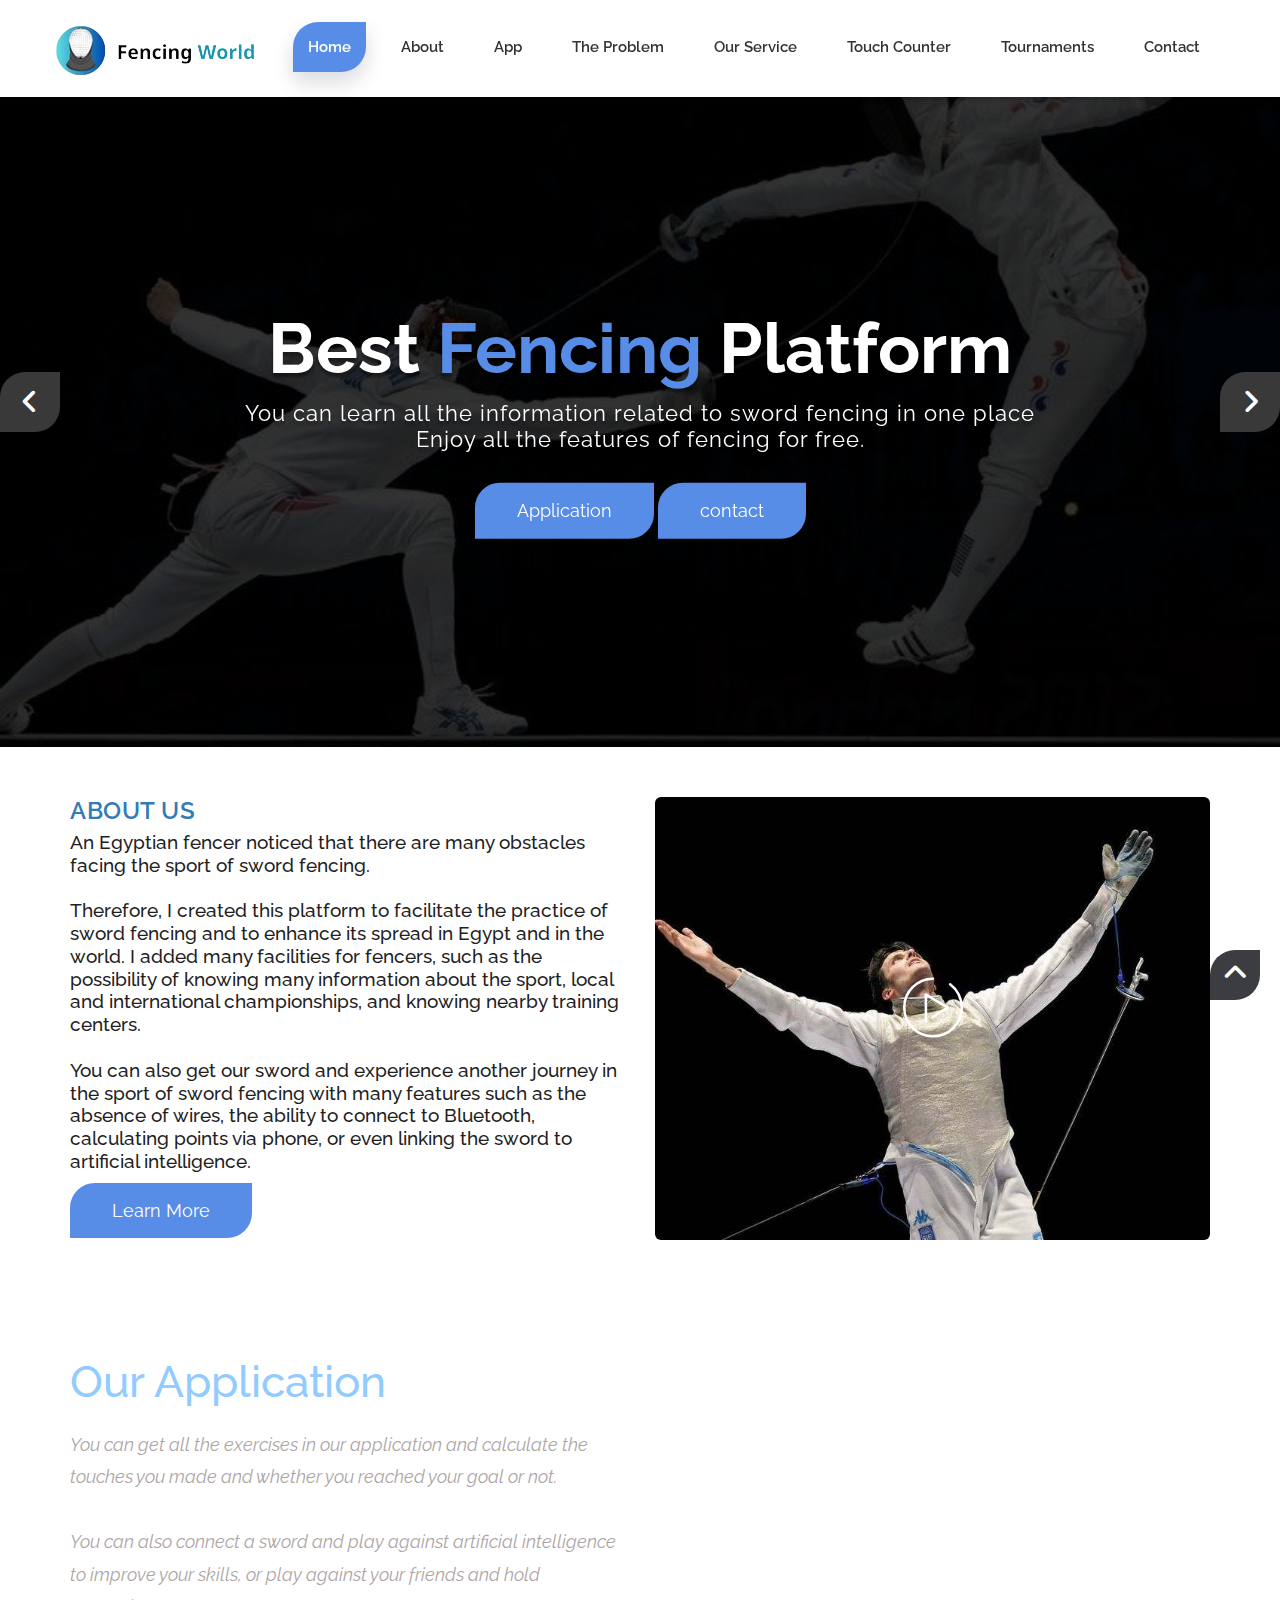
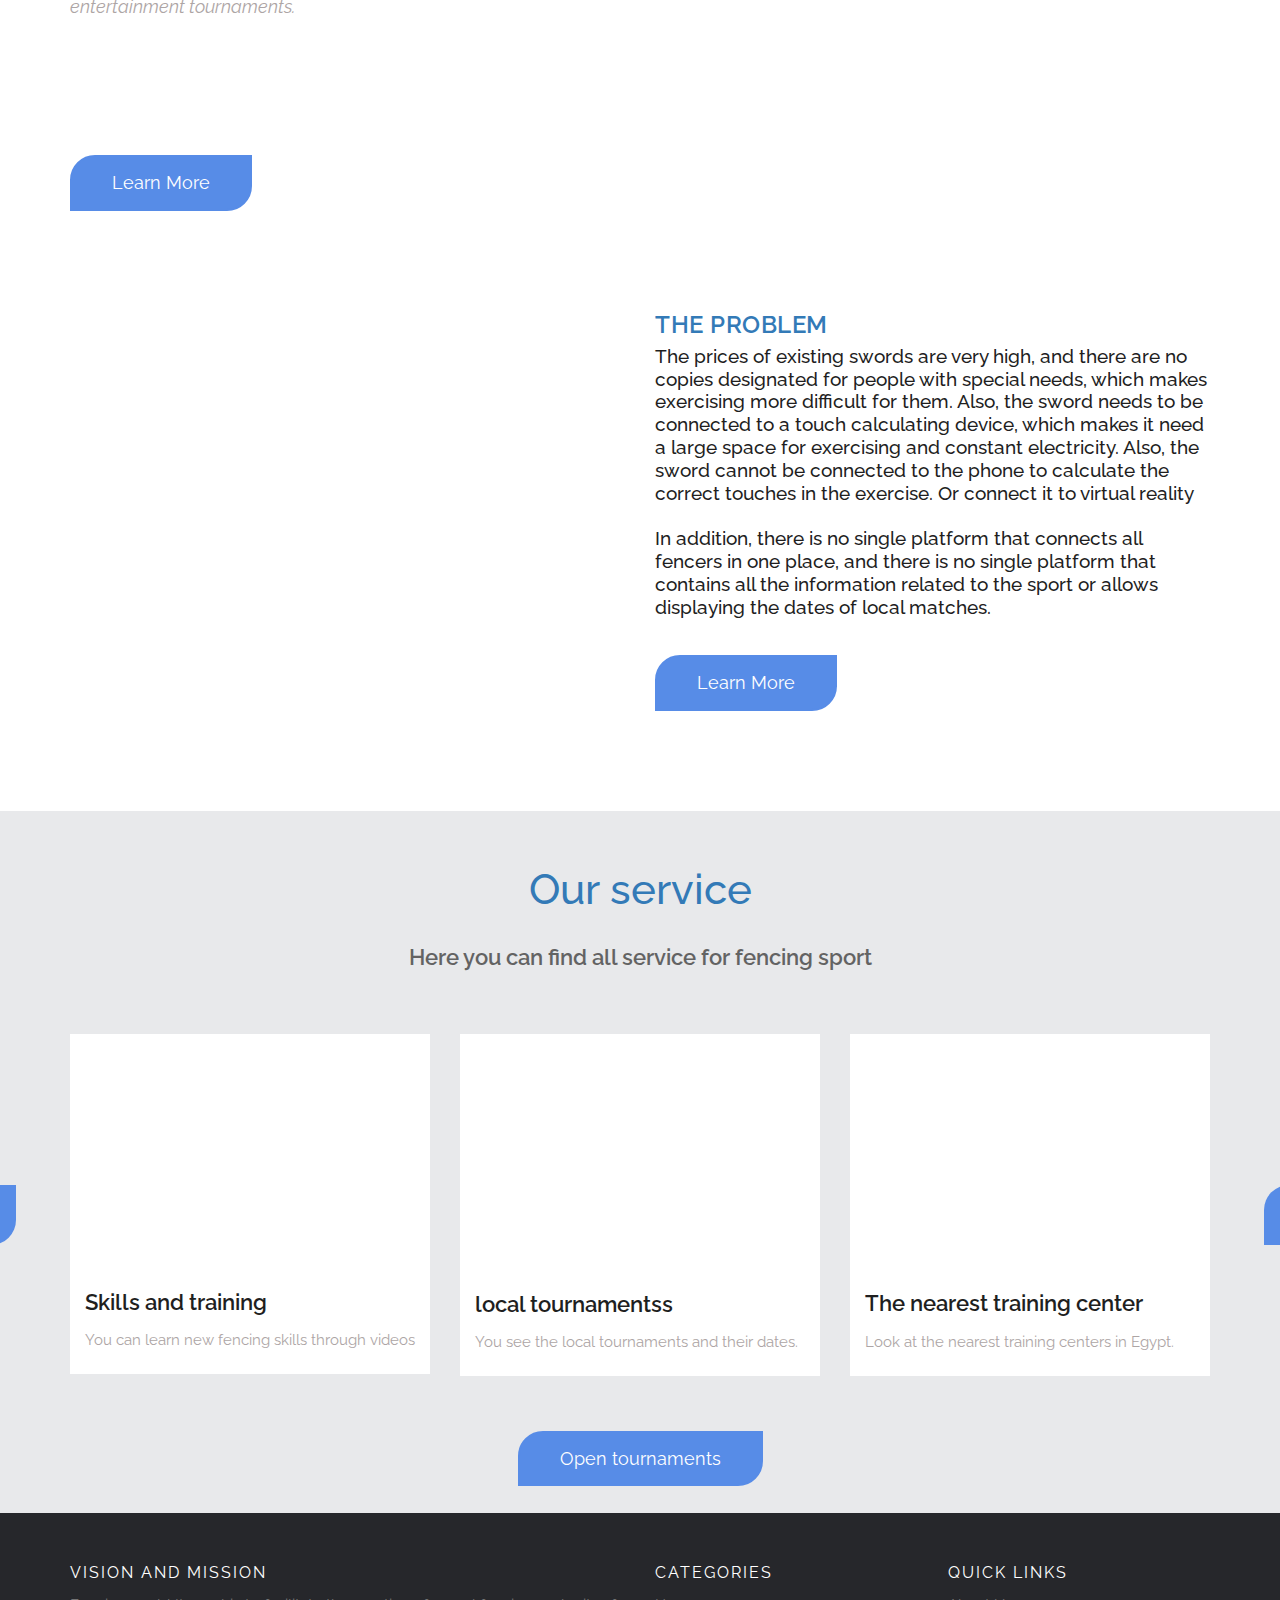
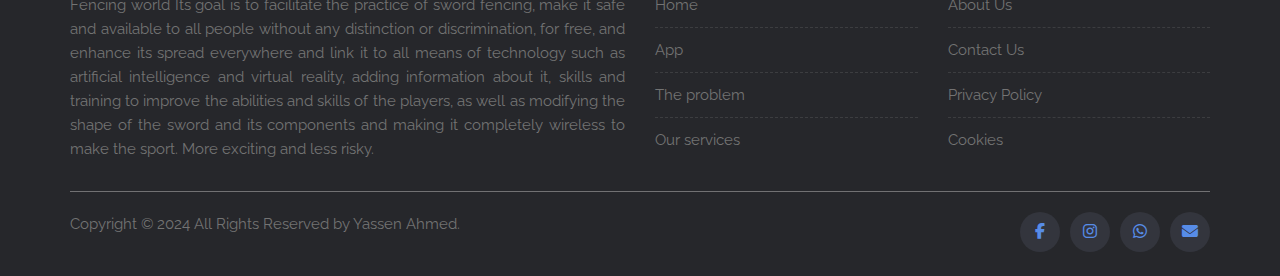
<file: index.html>
<!DOCTYPE html>
<html lang="en">

    <!-- Basic -->
    <meta charset="utf-8">
    <meta http-equiv="X-UA-Compatible" content="IE=edge">   
   
    <!-- Mobile Metas -->
    <meta name="viewport" content="width=device-width, minimum-scale=1.0, maximum-scale=1.0, user-scalable=no">
 
     <!-- Site Metas -->
    <title>Fencing World</title>  
    <meta name="keywords" content="">
    <meta name="description" content="">
    <meta name="author" content="">

    <!-- Site Icons -->
    <link rel="shortcut icon" href="images/favicon.png" type="image/x-icon" />
    <link rel="apple-touch-icon" href="images/apple-touch-icon.png">

    <!-- Bootstrap CSS -->
    <link rel="stylesheet" href="css/bootstrap.min.css">
    <!-- Site CSS -->
    <link rel="stylesheet" href="style.css">
    <!-- Responsive CSS -->
    <link rel="stylesheet" href="css/responsive.css">
    <!-- Custom CSS -->
    <link rel="stylesheet" href="css/custom.css">

    <!-- Modernizer for Portfolio -->
    <script src="js/modernizer.js"></script>

    <!--[if lt IE 9]>
      <script src="https://oss.maxcdn.com/libs/html5shiv/3.7.0/html5shiv.js"></script>
      <script src="https://oss.maxcdn.com/libs/respond.js/1.4.2/respond.min.js"></script>
    <![endif]-->
    <link href="fontawesome-free-6.5.2-web/fontawesome-free-6.5.2-web/css/fontawesome.css" rel="stylesheet"/>
    <link href="fontawesome-free-6.5.2-web/fontawesome-free-6.5.2-web/css/brands.css" rel="stylesheet" />
    <link href="fontawesome-free-6.5.2-web/fontawesome-free-6.5.2-web/css/solid.css" rel="stylesheet" />
    <link href="https://cdn.jsdelivr.net/npm/bootstrap-icons@1.4.1/font/bootstrap-icons.css" rel="stylesheet">    
</head>
<body>

    <!-- LOADER -->
    <div id="preloader">
        <div class="loader">
			<div class="loader__bar"></div>
			<div class="loader__bar"></div>
			<div class="loader__bar"></div>
			<div class="loader__bar"></div>
			<div class="loader__bar"></div>
			<div class="loader__ball"></div>
		</div>
    </div><!-- end loader -->
    <!-- END LOADER -->
    
    <header class="header header_style_01">
        <nav class="megamenu navbar navbar-default">
            <div class="container-fluid">
                <div class="navbar-header">
                    <button type="button" class="navbar-toggle collapsed" data-toggle="collapse" data-target="#navbar" aria-expanded="false" aria-controls="navbar">
                        <span class="sr-only"></span>
                        <span class="icon-bar"></span>
                        <span class="icon-bar"></span>
                        <span class="icon-bar"></span>
                    </button>
                    <a id="logo" class="navbar-brand" href="index.html"><img src="images/logos/logo.png" alt="image"></a>
                </div>
                <div id="navbar" class="navbar-collapse collapse">
                    <ul class="nav navbar-nav navbar-right">
                        <li><a id="nav_item" class="active" href="index.html">Home</a></li>
                        <li><a id="nav_item" href="about.html">About</a></li>
                        <li><a id="nav_item" href="app.html">App</a></li>
                        <li><a id="nav_item" href="The-Problem.html">The Problem</a></li>
                        <li><a id="nav_item" href="service.html">Our service</a></li>
                        <li><a id="nav_item" href="counter.html">Touch counter</a></li>
                        <li><a id="nav_item" href="tournaments.html">Tournaments</a></li>
						<li><a id="nav_item" href="contact.html">contact</a></li>
                    </ul>
                </div>
            </div>
        </nav>
    </header>
		
	<div class="slider-area">
		<div class="slider-wrapper owl-carousel">
			<div class="slider-item text-center home-one-slider-otem slider-item-four slider-bg-one">
				<div class="container">
					<div class="row">
						<div class="slider-content-area">
							<div class="slide-text">
								<h1 class="homepage-three-title">Best<span> Fencing</span> Platform</h1>
								<h2>You can learn all the information related to sword fencing in one place<br>Enjoy all the features of fencing for free.</h2>
								<div class="slider-content-btn">
									<a class="button btn btn-light btn-radius btn-brd" href="proposel.docx">Application</a>
									<a class="button btn btn-light btn-radius btn-brd" href="https://api.whatsapp.com/send/?phone=201278697377">contact</a>
								</div>
							</div>
						</div>
					</div>
				</div>
			</div>
			<div class="slider-item text-center home-one-slider-otem slider-item-four slider-bg-two">
				<div class="container">
					<div class="row">
						<div class="slider-content-area">
							<div class="slide-text">
								<h1 class="homepage-three-title">Best<span> Fencing</span> Platform</h1>
								<h2>You can learn all the information related to sword fencing in one place<br>Enjoy all the features of fencing for free.</h2>
								<div class="slider-content-btn">
                                    <a class="button btn btn-light btn-radius btn-brd" href="proposel.docx">Application</a>
									<a class="button btn btn-light btn-radius btn-brd" href="https://api.whatsapp.com/send/?phone=201278697377">contact</a>
								</div>
							</div>
						</div>
					</div>
				</div>
			</div>
			<div class="slider-item text-center home-one-slider-otem slider-item-four slider-bg-three">
				<div class="container">
					<div class="row">
						<div class="slider-content-area">
							<div class="slide-text">
								<h1 class="homepage-three-title">Best<span> Fencing</span> Platform</h1>
								<h2>You can learn all the information related to sword fencing in one place<br>Enjoy all the features of fencing for free.</h2>
								<div class="slider-content-btn">
                                    <a class="button btn btn-light btn-radius btn-brd" href="proposel.docx">Application</a>
									<a class="button btn btn-light btn-radius btn-brd" href="https://api.whatsapp.com/send/?phone=201278697377">contact</a>
								</div>
							</div>
						</div>
					</div>
				</div>
			</div>
		</div>
	</div>

    <div id="about" class="section wb">
        <div class="container">
            <div class="row">
                <div class="col-md-6">
                    <div class="message-box">
                        <h4 style="color: #337ab7; font-size: 24px;">About Us</h4>
                        <h2 class="dd">An Egyptian fencer noticed that there are many obstacles facing the sport of sword fencing.<br><br>
                        Therefore, I created this platform to facilitate the practice of sword fencing and to enhance its spread in Egypt and in the world. I added many facilities for fencers, such as the possibility of knowing many information about the sport, local and international championships, and knowing nearby training centers.
                            <br><br>You can also get our sword and experience another journey in the sport of sword fencing with many features such as the absence of wires, the ability to connect to Bluetooth, calculating points via phone, or even linking the sword to artificial intelligence.</h2>
                        <a href="about.html" class="btn btn-light btn-radius btn-brd grd1">Learn More</a>
                    </div><!-- end messagebox -->
                </div><!-- end col -->

                <div class="col-md-6">
                    <div class="post-media wow fadeIn">
                        <img src="uploads/about_01.jpg" alt="" class="img-responsive img-rounded">
                        <a href="https://www.youtube.com/watch?v=MLEWWsGk1cE" data-rel="prettyPhoto[gal]" class="buttonvid"><i class="flaticon-play-button"></i></a>


                    </div><!-- end media -->
                </div><!-- end col -->
            </div><!-- end row -->
            <br><br>
               
               
    <!-- end service -->
</div><!-- end row -->
<div class="parallax section noover" data-stellar-background-ratio="0.7" style="background-image:url('uploads/parallax_05.png');">
<div class="container">
<div class="row text-center">
    <div class="col-md-6" Team>
        <div class="customwidget text-left" id="App">
            <h1 style="color: #91cbff; font-size: 44px;">Our Application</h1>
            <p>You can get all the exercises in our application and calculate the touches you made and whether you reached your goal or not.<br><br>
                You can also connect a sword and play against artificial intelligence to improve your skills, or play against your friends and hold entertainment tournaments.</p>
            <ul class="list-inline">
                <li><i class="fa fa-check"></i>Easy to use</li>
                <li><i class="fa fa-check"></i>Many exercises</li>
                <br></br>
                <li><i class="fa fa-check"></i>Linked to AI</li>
                <li><i class="fa fa-check"></i>Duel friends</li>
            </ul><!-- end list -->
            <a href="https://www.mediafire.com/file/4n578pv9omdjdjo/monorobot.apk/file‏" data-scroll class="btn btn-light btn-radius btn-brd">Learn More</a>
        </div>
    </div><!-- end col -->
    <div class="col-md-6"><br><br>
        <div class="text-center image-center hidden-sm hidden-xs">
            <img src="uploads/device-03.png" alt="" class="img-responsive wow fadeInUp" >
        </div>
    </div>

</div><!-- end row -->
</div><!-- end container -->
</div>

<div id="Problem" class="section wb">
    <div class="container">
        <div class="row">
            <div class="col-md-6">
                <div class="post-media wow fadeIn">
                    <img src="uploads/about_02.jpg" alt="" class="img-responsive img-rounded">
                </div><!-- end media -->
            </div><!-- end col -->

            <div class="col-md-6">
                <div class="message-box">
                    <h4 style="color: #337ab7; font-size: 24px;">The Problem</h4>
                    <h2 class="dd">The prices of existing swords are very high, and there are no copies designated for people with special needs, which makes exercising more difficult for them. Also, the sword needs to be connected to a touch calculating device, which makes it need a large space for exercising and constant electricity. Also, the sword cannot be connected to the phone to calculate the correct touches in the exercise. Or connect it to virtual reality<br><br>
                        In addition, there is no single platform that connects all fencers in one place, and there is no single platform that contains all the information related to the sport or allows displaying the dates of local matches.</h2>
                        <br>
                    <a href="The-Problem.html" class="btn btn-light btn-radius btn-brd grd1">Learn More</a>
                </div><!-- end messagebox -->
            </div><!-- end col -->
        </div><!-- end row -->
    </div><!-- end container -->
</div><!-- end section -->
                </div><!-- end col -->

         <div id="services" class="parallax section lb">
            <div class="container">
                <br><br>
                  <div class="section-title text-center">
                     <h3 class="our">Our service</h3>
                     <p class="lead">Here you can find all service for fencing sport</p>
                    </div><!-- end title -->
            
                     <div class="owl-services owl-carousel owl-theme">
                     <div class="service-widget">
                     <div class="post-media wow fadeIn">
                      <a href="https://www.youtube.com/playlist?list=PLXnlRcJr_GsfHEG_JQ0qGmr0p3Y_5R_4l&si=L0wJ0gKGbLmzsbYa" class="hoverbutton global-radius"><i class="flaticon-unlink"></i></a>
                     <img src="img/xx.jpg" alt="" class="img-responsive img-rounded">
                      </div>
                     <div class="service-dit">
                      <h3>Skills and training</h3>
                     <p>You can learn new fencing skills through videos</p>
                      </div>
                    </div>
                            <!-- end service -->
                
                     <div class="service-widget">
                       <div class="post-media wow fadeIn">
                          <a href="bg.docx"  class="hoverbutton global-radius"><i class="flaticon-unlink"></i></a>
                           <img src="img/ee.png" alt="" class="img-responsive img-rounded">
                            </div>
                             <div class="service-dit">
                             <h3>local tournamentss</h3>
                             <p>You see the local tournaments and their dates.</p>
                             </div>
                             </div>
                            <!-- end service -->
            
                            <div class="service-widget">
                                <div class="post-media wow fadeIn">
                                    <a href="https://maps.app.goo.gl/8YNuRisnbaZqJXaJ6" class="hoverbutton global-radius"><i class="flaticon-unlink"></i></a>
                                    <img src="img/ss.webp" alt="" class="img-responsive img-rounded">
                                </div>
                                <div class="service-dit">
                                    <h3>The nearest training center</h3>
                                    <p>Look at the nearest training centers in Egypt.</p>
                                </div>
                            </div>
                            <!-- end service -->  
                            <div class="service-widget">
                                <div class="post-media wow fadeIn">
                                    <a href="Results.docx" class="hoverbutton global-radius"><i class="flaticon-unlink"></i></a>
                                    <img src="img/oo.jpg" alt="" class="img-responsive img-rounded">
                                </div>
                                <div class="service-dit">
                                    <h3>Republican rating</h3>
                                    <p>You can watch Egyptian fencing champions.</p>
                                </div>
                            </div>
                            <!-- end service -->
                            <div class="service-widget">
                                <div class="post-media wow fadeIn">
                                    <a href="Conclusions.docx"  class="hoverbutton global-radius"><i class="flaticon-unlink"></i></a>
                                    <img src="img/kk.jpg" alt="" class="img-responsive img-rounded">
                                </div>
                                <div class="service-dit">
                                    <h3>Correct touch counter</h3>
                                    <p>connect the sword here and count the touches</p>
                                </div>
                            </div>
                        </div><!-- end row -->
            <br></br>
                        <div class="text-center">
                            <a data-scroll href="tournaments.html" class="btn btn-light btn-radius btn-brd">Open tournaments</a>
                        </div>
                        <br>
                    </div><!-- end container -->
                </div><!-- end section -->

        <!-- Footer Start -->
  <!-- Site footer -->
 <!-- Footer Start -->

  <!-- Footer Start -->
  <!-- Site footer -->
  <footer class="site-footer">
    <div class="container">
      <div class="row">
        <div class="col-sm-12 col-md-6">
          <h6>Vision and mission</h6>
          <p class="text-justify">Fencing world</i> Its goal is to facilitate the practice of sword fencing, make it safe and available to all people without any distinction or discrimination, for free, and enhance its spread everywhere and link it to all means of technology such as artificial intelligence and virtual reality, adding information about it, skills and training to improve the abilities and skills of the players, as well as modifying the shape of the sword and its components and making it completely wireless to make the sport. More exciting and less risky.</p>
        </div>

        <div class="col-xs-6 col-md-3">
          <h6>Categories</h6>
          <ul class="footer-links">
            <li><a href="index.html">Home</a></li>
            <li><a href="index.html#App">App</a></li>
            <li><a href="index.html#Problem">The problem</a></li>
            <li><a href="index.html#services">Our services</a></li>
          </ul>
        </div>

        <div class="col-xs-6 col-md-3">
          <h6>Quick Links</h6>
          <ul class="footer-links">
            <li><a href="index.html#about">About Us</a></li>
            <li><a href="contact.html">Contact Us</a></li>
            <li><a href="uploads/Privacy Policy.pdf">Privacy Policy</a></li>
            <li><a href="uploads/Cookies.pdf">Cookies</a></li>



          </ul>
        </div>
      </div>
      <hr>
    </div>
    <div class="container">
      <div class="row">
        <div class="col-md-8 col-sm-6 col-xs-12">
          <p class="copyright-text">Copyright &copy; 2024 All Rights Reserved by 
       <a class="footer-links" href="https://api.whatsapp.com/send/?phone=201278697377">Yassen Ahmed</a>.
          </p>
        </div>

        <div class="col-md-4 col-sm-6 col-xs-12">
            <ul class="social-icons">
                <li><a class="facebook" href="https://www.facebook.com/YaseeenAhmed?mibextid=ZbWKwL"><i class="fab fa-facebook-f fa-1x"></i></a></li>
                <li><a class="instagram" href="https://www.instagram.com/yaseeen_ahmeed?igsh=ODV0MnBwZTRyc3ht"><i class="fab fa-instagram fa-1x"></i></a></li>
                <li><a class="whatsapp" href="https://api.whatsapp.com/send/?phone=201278697377"><i class="fab fa-whatsapp fa-1x"></i></a></li>
                <li><a class="email" href="mailto:yaso5mimo@gmail.com"><i class="fa fa-envelope fa-1x"></i></a></li>   
            </ul>
          </div>
      </div>
    </div>
</footer>
<!-- End of .container -->
    <a href="#" id="scroll-to-top" class="dmtop global-radius"><i class="fa fa-angle-up"></i></a>

    <!-- ALL JS FILES -->
    <script src="js/all.js"></script>
    <!-- ALL PLUGINS -->
    <script src="js/custom.js"></script>
    <script src="js/portfolio.js"></script>
    <script src="js/hoverdir.js"></script>    


</body>
</html>



























</body>
</html>
</file>
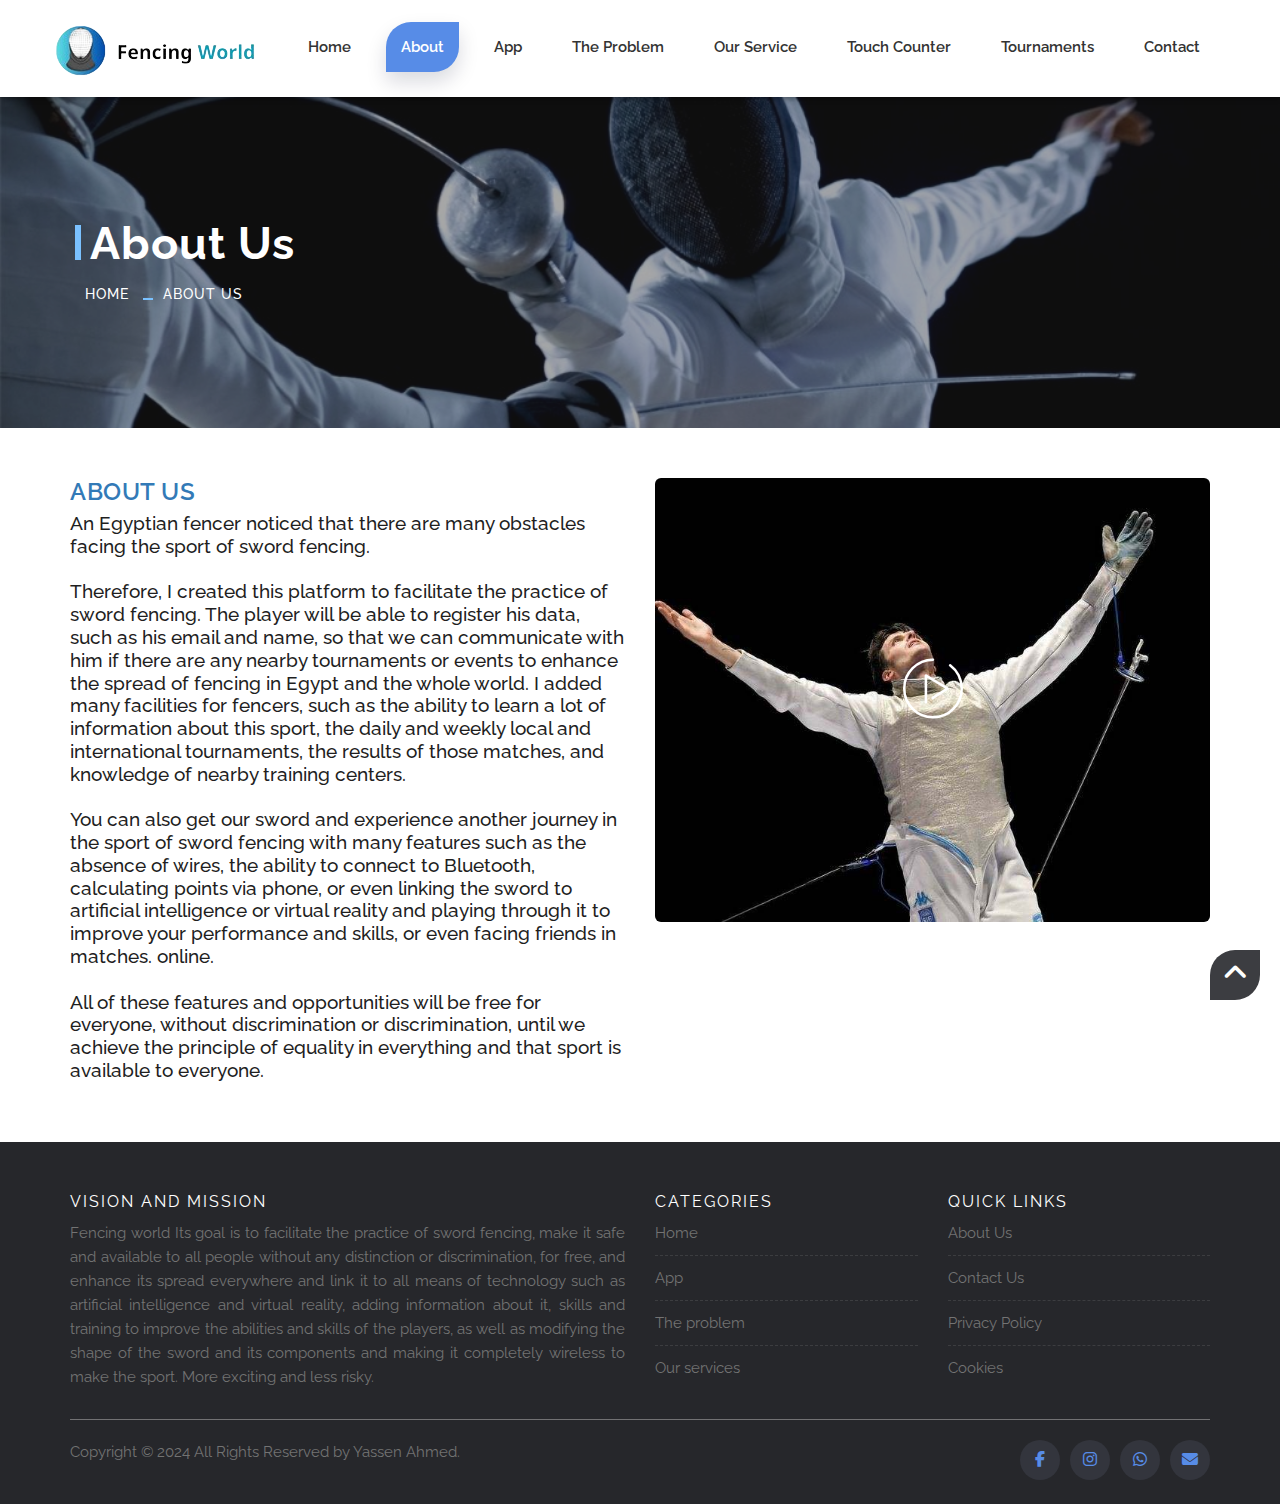
<file: about.html>
<!DOCTYPE html>
<html lang="en">

    <!-- Basic -->
    <meta charset="utf-8">
    <meta http-equiv="X-UA-Compatible" content="IE=edge">   
   
    <!-- Mobile Metas -->
    <meta name="viewport" content="width=device-width, minimum-scale=1.0, maximum-scale=1.0, user-scalable=no">
 
     <!-- Site Metas -->
    <title>About Fencing World</title>  
    <meta name="keywords" content="">
    <meta name="description" content="">
    <meta name="author" content="">

    <!-- Site Icons -->
    <link rel="shortcut icon" href="images/favicon.png" type="image/x-icon" />
    <link rel="apple-touch-icon" href="images/apple-touch-icon.png">

    <!-- Bootstrap CSS -->
    <link rel="stylesheet" href="css/bootstrap.min.css">
    <!-- Site CSS -->
    <link rel="stylesheet" href="style.css">
    <!-- Responsive CSS -->
    <link rel="stylesheet" href="css/responsive.css">
    <!-- Custom CSS -->
    <link rel="stylesheet" href="css/custom.css">

    <!-- Modernizer for Portfolio -->
    <script src="js/modernizer.js"></script>

    <!--[if lt IE 9]>
      <script src="https://oss.maxcdn.com/libs/html5shiv/3.7.0/html5shiv.js"></script>
      <script src="https://oss.maxcdn.com/libs/respond.js/1.4.2/respond.min.js"></script>
    <![endif]-->
    <link href="fontawesome-free-6.5.2-web/fontawesome-free-6.5.2-web/css/fontawesome.css" rel="stylesheet"/>
    <link href="fontawesome-free-6.5.2-web/fontawesome-free-6.5.2-web/css/brands.css" rel="stylesheet" />
    <link href="fontawesome-free-6.5.2-web/fontawesome-free-6.5.2-web/css/solid.css" rel="stylesheet" />
    <link href="https://cdn.jsdelivr.net/npm/bootstrap-icons@1.4.1/font/bootstrap-icons.css" rel="stylesheet">    
</head>
<body>

    <!-- LOADER -->
    <div id="preloader">
        <div class="loader">
			<div class="loader__bar"></div>
			<div class="loader__bar"></div>
			<div class="loader__bar"></div>
			<div class="loader__bar"></div>
			<div class="loader__bar"></div>
			<div class="loader__ball"></div>
		</div>
    </div><!-- end loader -->
    <!-- END LOADER -->
    
    <header class="header header_style_01">
        <nav class="megamenu navbar navbar-default">
            <div class="container-fluid">
                <div class="navbar-header">
                    <button type="button" class="navbar-toggle collapsed" data-toggle="collapse" data-target="#navbar" aria-expanded="false" aria-controls="navbar">
                        <span class="sr-only"></span>
                        <span class="icon-bar"></span>
                        <span class="icon-bar"></span>
                        <span class="icon-bar"></span>
                    </button>
                    <a id="logo" class="navbar-brand" href="index.html"><img src="images/logos/logo.png" alt="image"></a>
                </div>
                <div id="navbar" class="navbar-collapse collapse">
                    <ul class="nav navbar-nav navbar-right">
                        <li><a id="nav_item" href="index.html">Home</a></li>
                        <li><a id="nav_item"class="active" href="about.html">About</a></li>
                        <li><a id="nav_item" href="app.html">App</a></li>
                        <li><a id="nav_item" href="The-Problem.html">The Problem</a></li>
                        <li><a id="nav_item" href="service.html">Our service</a></li>
                        <li><a id="nav_item" href="counter.html">Touch counter</a></li>
                        <li><a id="nav_item" href="tournaments.html">Tournaments</a></li>
                        <li><a id="nav_item" href="contact.html">Contact</a></li>
                    </ul>
                </div>
            </div>
        </nav>
    </header>
    <div class="banner-area banner-bg-1">
      <div class="container">
        <div class="row">
          <div class="col-md-12">
            <div class="banner">
              <h2>About Us</h2>
              <ul class="page-title-link">
                <li><a href="index.html">Home</a></li>
                <li><a href="#">About Us</a></li>
              </ul>
            </div>
          </div>
        </div>
      </div>
    </div>
    <!-- contact Start -->

    <div id="about" class="section wb">
        <div class="container">
            <div class="row">
                <div class="col-md-6">
                    <div class="message-box">
                        <h4 style="color: #337ab7; font-size: 24px;">About Us</h4>
                        <h2 class="dd">An Egyptian fencer noticed that there are many obstacles facing the sport of sword fencing.<br><br>
                          Therefore, I created this platform to facilitate the practice of sword fencing. The player will be able to register his data, such as his email and name, so that we can communicate with him if there are any nearby tournaments or events to enhance the spread of fencing in Egypt and the whole world. I added many facilities for fencers, such as the ability to learn a lot of information about this sport, the daily and weekly local and international tournaments, the results of those matches, and knowledge of nearby training centers.
                            <br><br>You can also get our sword and experience another journey in the sport of sword fencing with many features such as the absence of wires, the ability to connect to Bluetooth, calculating points via phone, or even linking the sword to artificial intelligence or virtual reality and playing through it to improve your performance and skills, or even facing friends in matches. online.
                          <br><br>All of these features and opportunities will be free for everyone, without discrimination or discrimination, until we achieve the principle of equality in everything and that sport is available to everyone.</h2>

                    </div><!-- end messagebox -->
                </div><!-- end col -->

                <div class="col-md-6">
                    <div class="post-media wow fadeIn">
                        <img src="uploads/about_01.jpg" alt="" class="img-responsive img-rounded">
                        <a href="https://www.youtube.com/watch?v=MLEWWsGk1cE" data-rel="prettyPhoto[gal]" class="buttonvid"><i class="flaticon-play-button"></i></a>


                    </div><!-- end media -->
                </div><!-- end col -->
            </div><!-- end row -->
        </div>
    </div>
  <!-- Footer Start -->
 
  <!-- Footer Start -->
  <!-- Site footer -->
  <footer class="site-footer">
    <div class="container">
      <div class="row">
        <div class="col-sm-12 col-md-6">
          <h6>Vision and mission</h6>
          <p class="text-justify">Fencing world</i> Its goal is to facilitate the practice of sword fencing, make it safe and available to all people without any distinction or discrimination, for free, and enhance its spread everywhere and link it to all means of technology such as artificial intelligence and virtual reality, adding information about it, skills and training to improve the abilities and skills of the players, as well as modifying the shape of the sword and its components and making it completely wireless to make the sport. More exciting and less risky.</p>
        </div>

        <div class="col-xs-6 col-md-3">
          <h6>Categories</h6>
          <ul class="footer-links">
            <li><a href="index.html">Home</a></li>
            <li><a href="index.html#App">App</a></li>
            <li><a href="index.html#Problem">The problem</a></li>
            <li><a href="index.html#services">Our services</a></li>
          </ul>
        </div>

        <div class="col-xs-6 col-md-3">
          <h6>Quick Links</h6>
          <ul class="footer-links">
            <li><a href="index.html#about">About Us</a></li>
<li><a href="contact.html">Contact Us</a></li>
            <li><a href="uploads/Privacy Policy.pdf">Privacy Policy</a></li>
            <li><a href="uploads/Cookies.pdf">Cookies</a></li>


          </ul>
        </div>
      </div>
      <hr>
    </div>
    <div class="container">
      <div class="row">
        <div class="col-md-8 col-sm-6 col-xs-12">
          <p class="copyright-text">Copyright &copy; 2024 All Rights Reserved by 
       <a class="footer-links" href="https://api.whatsapp.com/send/?phone=201278697377">Yassen Ahmed</a>.
          </p>
        </div>

        <div class="col-md-4 col-sm-6 col-xs-12">
            <ul class="social-icons">
                <li><a class="facebook" href="https://www.facebook.com/YaseeenAhmed?mibextid=ZbWKwL"><i class="fab fa-facebook-f fa-1x"></i></a></li>
                <li><a class="instagram" href="https://www.instagram.com/yaseeen_ahmeed?igsh=ODV0MnBwZTRyc3ht"><i class="fab fa-instagram fa-1x"></i></a></li>
                <li><a class="whatsapp" href="https://api.whatsapp.com/send/?phone=201278697377"><i class="fab fa-whatsapp fa-1x"></i></a></li>
                <li><a class="email" href="mailto:yaso5mimo@gmail.com"><i class="fa fa-envelope fa-1x"></i></a></li>   
            </ul>
          </div>
      </div>
    </div>
</footer>
<!-- End of .container -->
    <a href="#" id="scroll-to-top" class="dmtop global-radius"><i class="fa fa-angle-up"></i></a>

    <!-- ALL JS FILES -->
    <script src="js/all.js"></script>
    <!-- ALL PLUGINS -->
    <script src="js/custom.js"></script>
    <script src="js/portfolio.js"></script>
    <script src="js/hoverdir.js"></script>    


</body>
</html>



</body>
</html>
</file>
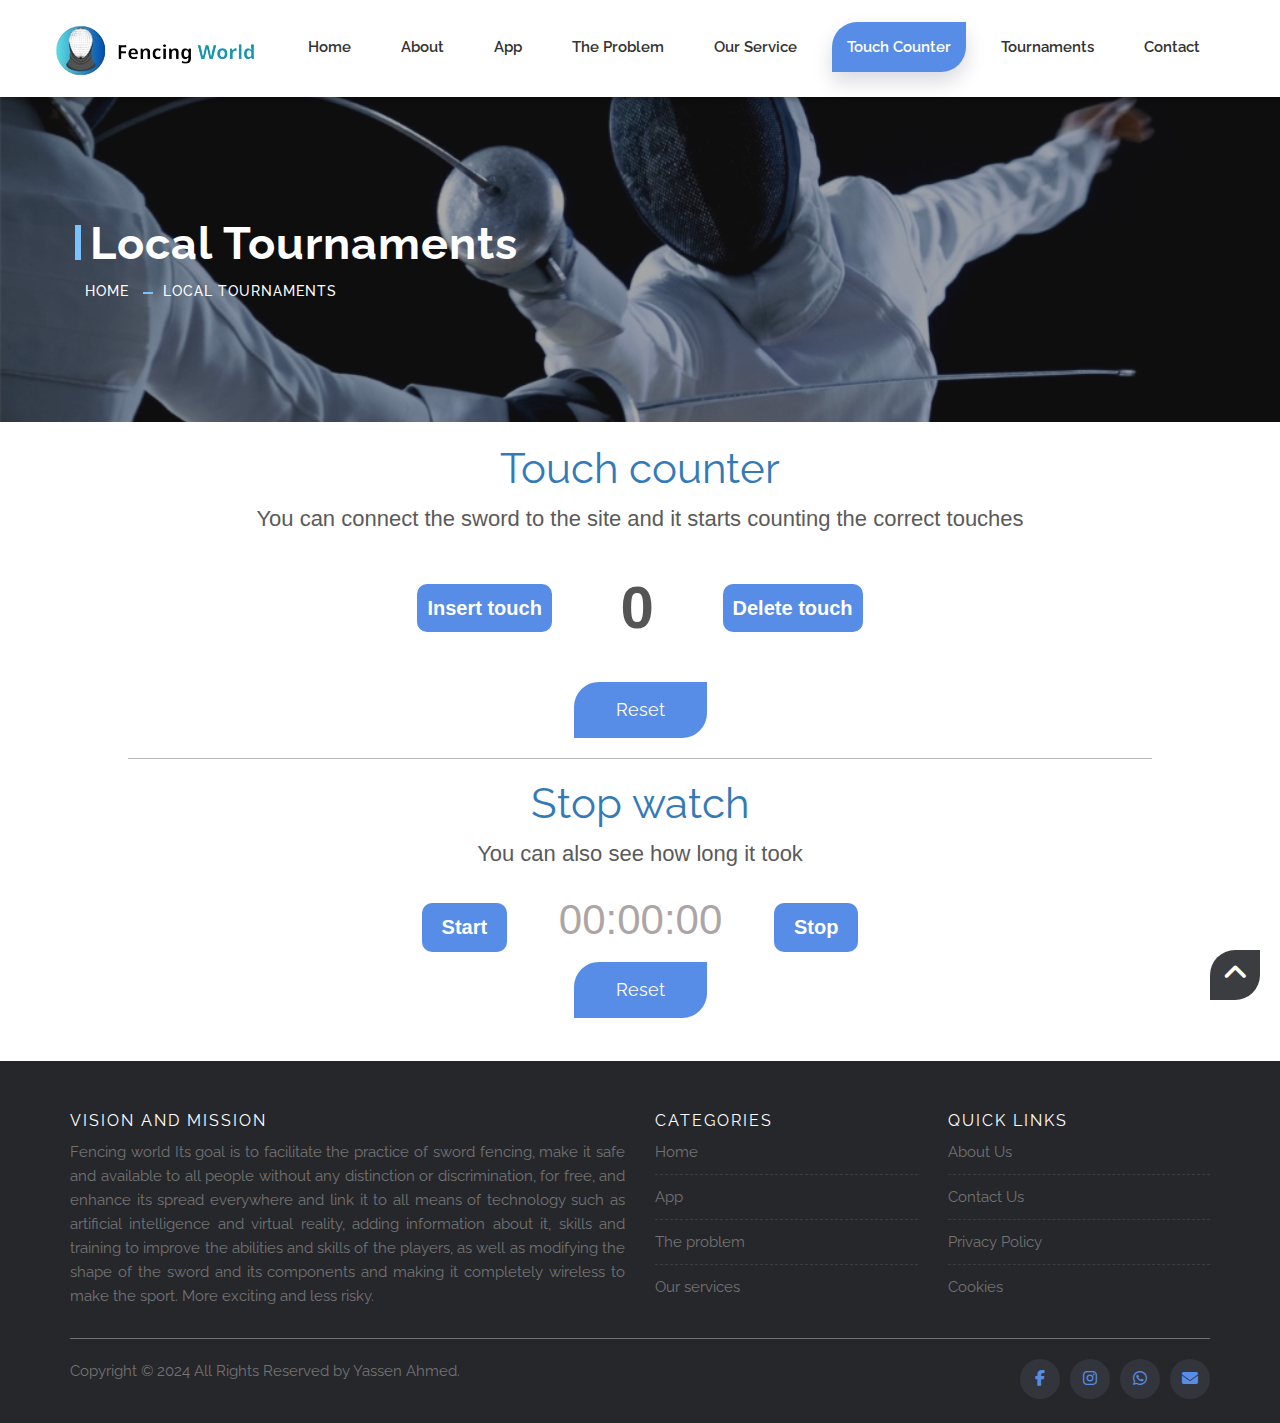
<file: counter.html>
<!DOCTYPE html>
<html lang="en">

    <!-- Basic -->
    <meta charset="utf-8">
    <meta http-equiv="X-UA-Compatible" content="IE=edge">   
   
    <!-- Mobile Metas -->
    <meta name="viewport" content="width=device-width, minimum-scale=1.0, maximum-scale=1.0, user-scalable=no">
 
     <!-- Site Metas -->
    <title>Touch Counter Fencing World</title>  
    <meta name="keywords" content="">
    <meta name="description" content="">
    <meta name="author" content="">

    <!-- Site Icons -->
    <link rel="shortcut icon" href="images/favicon.png" type="image/x-icon" />
    <link rel="apple-touch-icon" href="images/apple-touch-icon.png">

    <!-- Bootstrap CSS -->
    <link rel="stylesheet" href="css/bootstrap.min.css">
    <!-- Site CSS -->
    <link rel="stylesheet" href="counter.css">
    <!-- Responsive CSS -->
    <link rel="stylesheet" href="css/responsive.css">
    <!-- Custom CSS -->
    <link rel="stylesheet" href="css/custom.css">

    <!-- Modernizer for Portfolio -->
    <script src="js/modernizer.js"></script>

    <!--[if lt IE 9]>
      <script src="https://oss.maxcdn.com/libs/html5shiv/3.7.0/html5shiv.js"></script>
      <script src="https://oss.maxcdn.com/libs/respond.js/1.4.2/respond.min.js"></script>
    <![endif]-->
    <link href="fontawesome-free-6.5.2-web/fontawesome-free-6.5.2-web/css/fontawesome.css" rel="stylesheet"/>
    <link href="fontawesome-free-6.5.2-web/fontawesome-free-6.5.2-web/css/brands.css" rel="stylesheet" />
    <link href="fontawesome-free-6.5.2-web/fontawesome-free-6.5.2-web/css/solid.css" rel="stylesheet" />
    <link href="https://cdn.jsdelivr.net/npm/bootstrap-icons@1.4.1/font/bootstrap-icons.css" rel="stylesheet">    
</head>
<body>

    <!-- LOADER -->
    <div id="preloader">
        <div class="loader">
			<div class="loader__bar"></div>
			<div class="loader__bar"></div>
			<div class="loader__bar"></div>
			<div class="loader__bar"></div>
			<div class="loader__bar"></div>
			<div class="loader__ball"></div>
		</div>
    </div><!-- end loader -->
    <!-- END LOADER -->
    
    <header class="header header_style_01">
        <nav class="megamenu navbar navbar-default">
            <div class="container-fluid">
                <div class="navbar-header">
                    <button type="button" class="navbar-toggle collapsed" data-toggle="collapse" data-target="#navbar" aria-expanded="false" aria-controls="navbar">
                        <span class="sr-only"></span>
                        <span class="icon-bar"></span>
                        <span class="icon-bar"></span>
                        <span class="icon-bar"></span>
                    </button>
                    <a id="logo" class="navbar-brand" href="index.html"><img src="images/logos/logo.png" alt="image"></a>
                </div>
                <div id="navbar" class="navbar-collapse collapse">
                    <ul class="nav navbar-nav navbar-right">
                      <li><a id="nav_item" href="index.html">Home</a></li>
                      <li><a id="nav_item" href="about.html">About</a></li>
                      <li><a id="nav_item" href="app.html">App</a></li>
                      <li><a id="nav_item" href="The-Problem.html">The Problem</a></li>
                      <li><a id="nav_item" href="service.html">Our service</a></li>
                      <li><a id="nav_item" class="active" href="counter.html">Touch counter</a></li>
                      <li><a id="nav_item" href="tournaments.html">Tournaments</a></li>
          <li><a id="nav_item" href="contact.html">contact</a></li>
          </ul>
        </div>
    </div>
</nav>
</header>
<div class="banner-area banner-bg-1">
<div class="container">
<div class="row">
<div class="col-md-12">
  <div class="banner">
    <h2>Local Tournaments </h2>
    <ul class="page-title-link">
      <li><a href="index.html">Home</a></li>
      <li><a href="#">Local Tournaments </a></li>
    </ul>
  </div>
</div>
</div>
</div>
</div>
<br>
        <!-- counter Start -->
        <div class="section-title text-center">
          <h3 class="our">Touch counter</h3>
          <p class="lead">You can connect the sword to the site and it starts counting the correct touches</p>
    <div class="container text-center">

      <div class="counter d-flex justify-content-center">
        <button class="plus btn btn-light btn-radius btn-brd">Insert touch</button>
        <span class="num mx-3">0</span>
        <button class="minus btn btn-light btn-radius btn-brd">Delete touch</button>
      </div>
    </div>
    <a id="zero" class="button btn btn-light btn-radius btn-brd">Reset</a>
<hr class="hr-line">
<div class="square-container">
</div>
<div class="container text-center">
<div class="text-center">
  <h3 style="font-size: 42px" class="our">Stop watch</h3>
  <p class="lead">You can also see how long it took</p>
  <br>
  <p class="time">

  <button id="start">Start</button>
  <span id="minutes" class="time">00</span>:<span id="seconds" class="time">00</span>:<span id="tens" class="time">00</span>
  <button id="stop">Stop</button>
  </div>
</div>
<a id="zer" class="button btn btn-light btn-radius btn-brd">Reset</a>

    </div>

      <br><br>
        </div>
        <script>
window.onload = function () {
  let minutes = 0;
  let seconds = 0;
  let tens = 00;
  let appendMinutes = document.querySelector('#minutes');
  let appendTens = document.querySelector('#tens');
  let appendSeconds = document.querySelector('#seconds');
  let startBtn = document.querySelector('#start');
  let stopBtn = document.querySelector('#stop');
  let resetBtn = document.querySelector('#zer'); // changed from #reset to #zero
  let Interval;

  const startTimer = () => {
    tens++;
    if (tens <= 9) {
      appendTens.innerHTML = '0' + tens;
    }
    if (tens > 9) {
      appendTens.innerHTML = tens;
    }

    if (tens > 99) {
      seconds++;
      appendSeconds.innerHTML = '0' + seconds;
      tens = 0;
      appendTens.innerHTML = '0' + 0;
    }

    if (seconds > 9) {
      appendSeconds.innerHTML = seconds;
    }

    if (seconds > 59) {
      minutes++;
      appendMinutes.innerHTML = '0' + minutes;
      seconds = 0;
      appendSeconds.innerHTML = '0' + 0;
    }
  };

  startBtn.onclick = () => {
    clearInterval(Interval);
    Interval = setInterval(startTimer, 10);
  };

  stopBtn.onclick = () => {
    clearInterval(Interval);
  };

  resetBtn.onclick = () => {
    clearInterval(Interval);
    tens = '00';
    seconds = '00';
    minutes = '00';
    appendTens.innerHTML = tens;
    appendSeconds.innerHTML = seconds;
    appendMinutes.innerHTML = minutes; // fixed typo
  };
};
        </script>
      
        <script>
          const plus = document.querySelector(".plus"),
            minus = document.querySelector(".minus"),
            num = document.querySelector(".num"),
            zero = document.querySelector("#zero");
        
          let a = 0;
        
          plus.addEventListener("click", ()=>{
           a++;
          a = (a < 10) ? "0" + a : a;
          num.innerText = a;
          });
        
          minus.addEventListener("click", ()=>{
           if(a > 0){
           a--;
            a = (a < 10) ? "0" + a : a;
              num.innerText = a;
           }
          });
        
          zero.addEventListener("click", ()=>{
           a = 0;
           num.innerText = a;
          });
            </script>
          <!-- end counter -->

        
        

  <!-- Footer Start -->
  <!-- Site footer -->
  <footer class="site-footer">
    <div class="container">
      <div class="row">
        <div class="col-sm-12 col-md-6">
          <h6>Vision and mission</h6>
          <p class="text-justify">Fencing world</i> Its goal is to facilitate the practice of sword fencing, make it safe and available to all people without any distinction or discrimination, for free, and enhance its spread everywhere and link it to all means of technology such as artificial intelligence and virtual reality, adding information about it, skills and training to improve the abilities and skills of the players, as well as modifying the shape of the sword and its components and making it completely wireless to make the sport. More exciting and less risky.</p>
        </div>

        <div class="col-xs-6 col-md-3">
          <h6>Categories</h6>
          <ul class="footer-links">
            <li><a href="index.html">Home</a></li>
            <li><a href="index.html#App">App</a></li>
            <li><a href="index.html#Problem">The problem</a></li>
            <li><a href="index.html#services">Our services</a></li>
          </ul>
        </div>

        <div class="col-xs-6 col-md-3">
          <h6>Quick Links</h6>
          <ul class="footer-links">
            <li><a href="index.html#about">About Us</a></li>
<li><a href="contact.html">Contact Us</a></li>
            <li><a href="uploads/Privacy Policy.pdf">Privacy Policy</a></li>
            <li><a href="uploads/Cookies.pdf">Cookies</a></li>



          </ul>
        </div>
      </div>
      <hr>
    </div>
    <div class="container">
      <div class="row">
        <div class="col-md-8 col-sm-6 col-xs-12">
          <p class="copyright-text">Copyright &copy; 2024 All Rights Reserved by 
       <a class="footer-links" href="https://api.whatsapp.com/send/?phone=201278697377">Yassen Ahmed</a>.
          </p>
        </div>

        <div class="col-md-4 col-sm-6 col-xs-12">
            <ul class="social-icons">
                <li><a class="facebook" href="https://www.facebook.com/YaseeenAhmed?mibextid=ZbWKwL"><i class="fab fa-facebook-f fa-1x"></i></a></li>
                <li><a class="instagram" href="https://www.instagram.com/yaseeen_ahmeed?igsh=ODV0MnBwZTRyc3ht"><i class="fab fa-instagram fa-1x"></i></a></li>
                <li><a class="whatsapp" href="https://api.whatsapp.com/send/?phone=201278697377"><i class="fab fa-whatsapp fa-1x"></i></a></li>
                <li><a class="email" href="mailto:yaso5mimo@gmail.com"><i class="fa fa-envelope fa-1x"></i></a></li>   
            </ul>
          </div>
      </div>
    </div>
</footer>
<!-- End of .container -->
    <a href="#" id="scroll-to-top" class="dmtop global-radius"><i class="fa fa-angle-up"></i></a>

    <!-- ALL JS FILES -->
    <script src="js/all.js"></script>
    <!-- ALL PLUGINS -->
    <script src="js/custom.js"></script>
    <script src="js/portfolio.js"></script>
    <script src="js/hoverdir.js"></script>    


</body>
</html>




















</body>
</html>
</file>
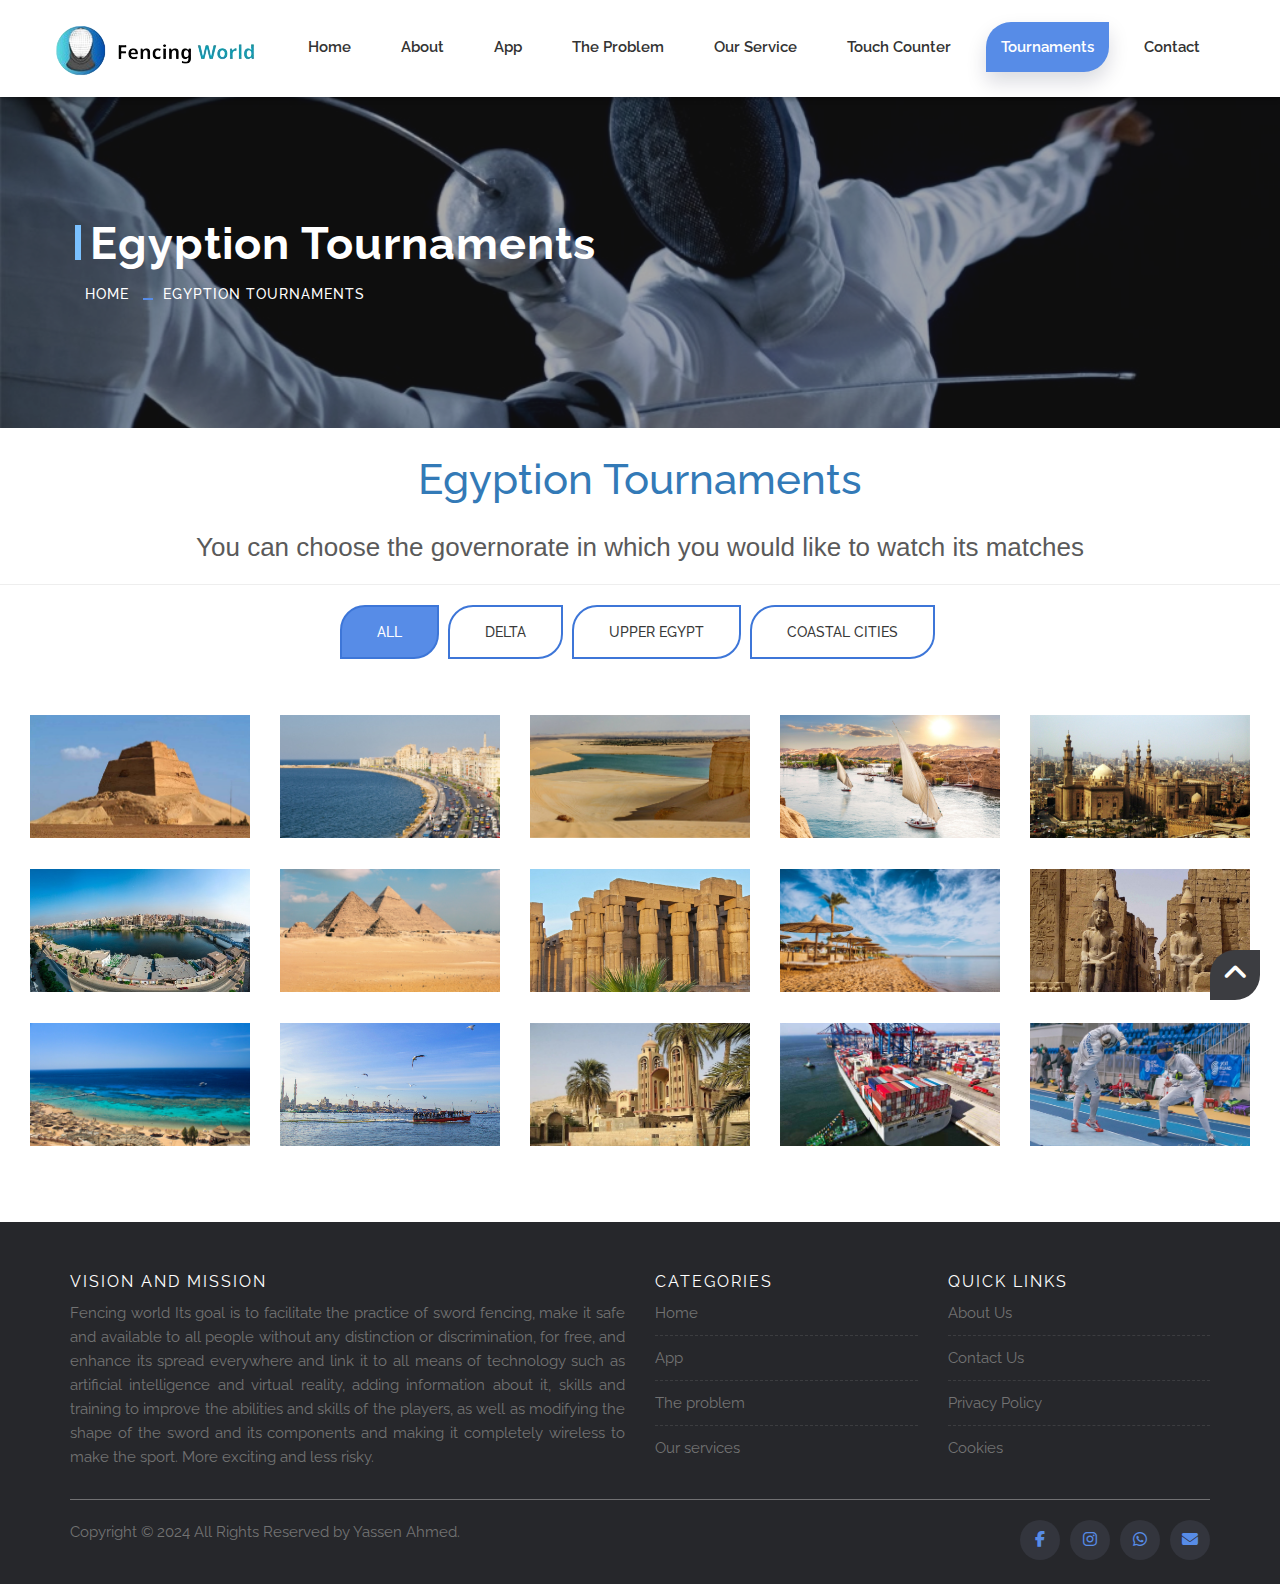
<file: Egyption-tournaments.html>
<!DOCTYPE html>
<html lang="en">

    <!-- Basic -->
    <meta charset="utf-8">
    <meta http-equiv="X-UA-Compatible" content="IE=edge">   
   
    <!-- Mobile Metas -->
    <meta name="viewport" content="width=device-width, minimum-scale=1.0, maximum-scale=1.0, user-scalable=no">
 
     <!-- Site Metas -->
    <title> Egyption Tournaments Fencing World</title>  
    <meta name="keywords" content="">
    <meta name="description" content="">
    <meta name="author" content="">

    <!-- Site Icons -->
    <link rel="shortcut icon" href="images/favicon.png" type="image/x-icon" />
    <link rel="apple-touch-icon" href="images/apple-touch-icon.png">

    <!-- Bootstrap CSS -->
    <link rel="stylesheet" href="css/bootstrap.min.css">
    <!-- Site CSS -->
    <link rel="stylesheet" href="tournaments.css">
    <!-- Responsive CSS -->
    <link rel="stylesheet" href="css/responsive.css">
    <!-- Custom CSS -->
    <link rel="stylesheet" href="css/custom.css">

    <!-- Modernizer for Portfolio -->
    <script src="js/modernizer.js"></script>

    <!--[if lt IE 9]>
      <script src="https://oss.maxcdn.com/libs/html5shiv/3.7.0/html5shiv.js"></script>
      <script src="https://oss.maxcdn.com/libs/respond.js/1.4.2/respond.min.js"></script>
    <![endif]-->
    <link href="fontawesome-free-6.5.2-web/fontawesome-free-6.5.2-web/css/fontawesome.css" rel="stylesheet"/>
    <link href="fontawesome-free-6.5.2-web/fontawesome-free-6.5.2-web/css/brands.css" rel="stylesheet" />
    <link href="fontawesome-free-6.5.2-web/fontawesome-free-6.5.2-web/css/solid.css" rel="stylesheet" />
    <link href="https://cdn.jsdelivr.net/npm/bootstrap-icons@1.4.1/font/bootstrap-icons.css" rel="stylesheet">    
</head>
<body>

    <!-- LOADER -->
    <div id="preloader">
        <div class="loader">
			<div class="loader__bar"></div>
			<div class="loader__bar"></div>
			<div class="loader__bar"></div>
			<div class="loader__bar"></div>
			<div class="loader__bar"></div>
			<div class="loader__ball"></div>
		</div>
    </div><!-- end loader -->
    <!-- END LOADER -->
    
    <header class="header header_style_01">
        <nav class="megamenu navbar navbar-default">
            <div class="container-fluid">
                <div class="navbar-header">
                    <button type="button" class="navbar-toggle collapsed" data-toggle="collapse" data-target="#navbar" aria-expanded="false" aria-controls="navbar">
                        <span class="sr-only"></span>
                        <span class="icon-bar"></span>
                        <span class="icon-bar"></span>
                        <span class="icon-bar"></span>
                    </button>
                    <a id="logo" class="navbar-brand" href="index.html"><img src="images/logos/logo.png" alt="image"></a>
                </div>
                <div id="navbar" class="navbar-collapse collapse">
                    <ul class="nav navbar-nav navbar-right">
                        <li><a id="nav_item"  href="index.html">Home</a></li>
                        <li><a id="nav_item" href="about.html">About</a></li>
                        <li><a id="nav_item" href="app.html">App</a></li>
                        <li><a id="nav_item" href="The-Problem.html">The Problem</a></li>
                        <li><a id="nav_item" href="service.html">Our service</a></li>
                        <li><a id="nav_item" href="counter.html">Touch counter</a></li>
                        <li><a id="nav_item" class="active" href="tournaments.html">Tournaments</a></li>
						<li><a id="nav_item" href="contact.html">contact</a></li>
                    </ul>
                </div>
            </div>
        </nav>
    </header>
   	<div class="banner-area banner-bg-1">
		<div class="container">
			<div class="row">
				<div class="col-md-12">
					<div class="banner">
						<h2>Egyption Tournaments</h2>
						<ul class="page-title-link">
                            <li><a href="index.html">Home</a></li>
							<li><a href="#">Egyption Tournaments </a></li>
						</ul>
					</div>
				</div>
			</div>
		</div>
	</div>
    <!-- matches Start -->
  <br>
    <div class="text-center">
      <div class="section-title text-center">
        <h3  class="our">Egyption Tournaments</h3>
        <p class="lead">You can choose the governorate in which you would like to watch its matches</p>

        <hr class="hr-line">
        <div class="square-container">
        </div>

        <div class="container-fluid">
            <div class="row">
                <div class="col-md-12">
                    <nav class="portfolio-filter text-center">
                        <ul>
                            <li><a class="btn btn-dark btn-radius btn-brd active" href="#" data-filter="*"><span class="oi hidden-xs" data-glyph="grid-three-up"></span> All</a></li>
                            <li><a class="btn btn-dark btn-radius btn-brd" data-toggle="tooltip" data-placement="top" href="#" data-filter=".Delta">Delta</a></li>
                            <li><a class="btn btn-dark btn-radius btn-brd" href="#" data-toggle="tooltip" data-placement="top" data-filter=".Upper">Upper Egypt</a></li>
                            <li><a class="btn btn-dark btn-radius btn-brd" href="#" data-toggle="tooltip" data-placement="top"  data-filter=".Coastal">Coastal cities</a></li>
                        </ul>
                    </nav>
                </div>
            </div>

            <hr class="invis">

            <div id="da-thumbs" class="da-thumbs portfolio">
                <div class="post-media pitem item-w1 item-h1 Delta">
                    <a href="Local-tournaments.html">
                        <img src="local/BNS.jpg" alt="" class="img-responsive">
                        <div>
                            <h3>Bani suef<small>Delta</small></h3>
                            <i class="flaticon-unlink"></i>
                        </div>
                    </a>
                </div>
                
                <div class="post-media pitem item-w1 item-h1 Coastal">
                    <a href="Local-tournaments.html">
                        <img src="local/Alex.jpg" alt="" class="img-responsive">
                        <div>
                            <h3>Alexandria<small>Coast</small></h3>
                            <i class="flaticon-unlink"></i>
                        </div>
                    </a>
                </div>
                <div class="post-media pitem item-w1 item-h1 Delta">
                    <a href="Local-tournaments.html">
                        <img src="local/Fayoum.jpg" alt="" class="img-responsive">
                        <div>
                            <h3>Fayoum<small>Delta</small></h3>
                            <i class="flaticon-unlink"></i>
                        </div>
                    </a>
                </div>
                <div class="post-media pitem item-w1 item-h1 Upper">
                    <a href="Local-tournaments.html">
                        <img src="local/Aswan.jpg" alt="" class="img-responsive">
                        <div>
                            <h3>Aswan<small>Upper Egypt</small></h3>
                            <i class="flaticon-unlink"></i>
                        </div>
                    </a>
                </div>

                <div class="post-media pitem item-w1 item-h1 Delta">
                    <a href="Local-tournaments.html">
                        <img src="local/cairo.jpg" alt="" class="img-responsive">
                        <div>
                            <h3>Cairo<small>Delta</small></h3>
                            <i class="flaticon-unlink"></i>
                        </div>
                    </a>
                </div>
                <div class="post-media pitem item-w1 item-h1 Delta">
                    <a href="Local-tournaments.html">
                        <img src="local/Dakahlia.jpg" alt="" class="img-responsive">
                        <div>
                            <h3>Dakahlia<small>Delta</small></h3>
                            <i class="flaticon-unlink"></i>
                        </div>
                    </a>
                </div>
                <div class="post-media pitem item-w1 item-h1 Delta">
                    <a href="Local-tournaments.html">
                        <img src="local/Giza.jpg" alt="" class="img-responsive">
                        <div>
                            <h3>Giza<small>Delta</small></h3>
                            <i class="flaticon-unlink"></i>
                        </div>
                    </a>
                </div>
                <div class="post-media pitem item-w1 item-h1 Upper">
                    <a href="Local-tournaments.html">
                        <img src="local/Asyot.jpg" alt="" class="img-responsive">
                        <div>
                            <h3>Asyut<small>Upper Egypt</small></h3>
                            <i class="flaticon-unlink"></i>
                        </div>
                    </a>
                </div>
                <div class="post-media pitem item-w1 item-h1 Coastal">
                    <a href="Local-tournaments.html">
                        <img src="local/Hurghada.jpg" alt="" class="img-responsive">
                        <div>
                            <h3>Hurghada<small>Coast</small></h3>
                            <i class="flaticon-unlink"></i>
                        </div>
                    </a>
                </div>

                <div class="post-media pitem item-w1 item-h1 Upper">
                    <a href="Local-tournaments.html">
                        <img src="local/Luxor.jpg" alt="" class="img-responsive">
                        <div>
                            <h3>Luxor<small>Upper Egypt</small></h3>
                            <i class="flaticon-unlink"></i>
                        </div>
                    </a>
                </div>
                <div class="post-media pitem item-w1 item-h1 Coastal">
                    <a href="Local-tournaments.html">
                        <img src="local/sharm.jpg" alt="" class="img-responsive">
                        <div>
                            <h3>Sharm El-Shaikh<small>Coast</small></h3>
                            <i class="flaticon-unlink"></i>
                        </div>
                    </a>
                </div>
                <div class="post-media pitem item-w1 item-h1 Coastal">
                    <a href="Local-tournaments.html">
                        <img src="local/suez.jpg" alt="" class="img-responsive">
                        <div>
                            <h3>Suez<small>Coast</small></h3>
                            <i class="flaticon-unlink"></i>
                        </div>
                    </a>
                </div>
                <div class="post-media pitem item-w1 item-h1 Upper">
                    <a href="Local-tournaments.html">
                        <img src="local/Menia.jpg" alt="" class="img-responsive">
                        <div>
                            <h3>Minya<small>Upper Egypt</small></h3>
                            <i class="flaticon-unlink"></i>
                        </div>
                    </a>
                </div>

                <div class="post-media pitem item-w1 item-h1 Coastal">
                    <a href="Local-tournaments.html">
                        <img src="local/Port-Said.jpg" alt="" class="img-responsive">
                        <div>
                            <h3>Port Said<small>Coast</small></h3>
                            <i class="flaticon-unlink"></i>
                        </div>
                    </a>
                </div>

                <div class="post-media pitem item-w1 item-h1 ">
                    <a href="Local-tournaments.html">
                        <img src="local/tournament.jpg" alt="" class="img-responsive">
                        <div>
                            <h3>Egypt cup<small>Tournament</small></h3>
                            <i class="flaticon-unlink"></i>
                        </div>
                    </a>
                </div>
            </div><!-- end portfolio -->
        </div><!-- end container -->
    </div><!-- end section -->
</div>	

  <!-- Footer Start -->
  <!-- Site footer -->
  <footer class="site-footer">
    <div class="container">
      <div class="row">
        <div class="col-sm-12 col-md-6">
          <h6>Vision and mission</h6>
          <p class="text-justify">Fencing world</i> Its goal is to facilitate the practice of sword fencing, make it safe and available to all people without any distinction or discrimination, for free, and enhance its spread everywhere and link it to all means of technology such as artificial intelligence and virtual reality, adding information about it, skills and training to improve the abilities and skills of the players, as well as modifying the shape of the sword and its components and making it completely wireless to make the sport. More exciting and less risky.</p>
        </div>

        <div class="col-xs-6 col-md-3">
          <h6>Categories</h6>
          <ul class="footer-links">
            <li><a href="index.html">Home</a></li>
            <li><a href="index.html#App">App</a></li>
            <li><a href="index.html#Problem">The problem</a></li>
            <li><a href="index.html#services">Our services</a></li>
          </ul>
        </div>

        <div class="col-xs-6 col-md-3">
          <h6>Quick Links</h6>
          <ul class="footer-links">
            <li><a href="index.html#about">About Us</a></li>
<li><a href="contact.html">Contact Us</a></li>
            <li><a href="uploads/Privacy Policy.pdf">Privacy Policy</a></li>
            <li><a href="uploads/Cookies.pdf">Cookies</a></li>


          </ul>
        </div>
      </div>
      <hr>
    </div>
    <div class="container">
      <div class="row">
        <div class="col-md-8 col-sm-6 col-xs-12">
          <p class="copyright-text">Copyright &copy; 2024 All Rights Reserved by 
       <a class="footer-links" href="https://api.whatsapp.com/send/?phone=201278697377">Yassen Ahmed</a>.
          </p>
        </div>

        <div class="col-md-4 col-sm-6 col-xs-12">
            <ul class="social-icons">
                <li><a class="facebook" href="https://www.facebook.com/YaseeenAhmed?mibextid=ZbWKwL"><i class="fab fa-facebook-f fa-1x"></i></a></li>
                <li><a class="instagram" href="https://www.instagram.com/yaseeen_ahmeed?igsh=ODV0MnBwZTRyc3ht"><i class="fab fa-instagram fa-1x"></i></a></li>
                <li><a class="whatsapp" href="https://api.whatsapp.com/send/?phone=201278697377"><i class="fab fa-whatsapp fa-1x"></i></a></li>
                <li><a class="email" href="mailto:yaso5mimo@gmail.com"><i class="fa fa-envelope fa-1x"></i></a></li>   
            </ul>
          </div>
      </div>
    </div>
</footer>

    <a href="#" id="scroll-to-top" class="dmtop global-radius"><i class="fa fa-angle-up"></i></a>

    <!-- ALL JS FILES -->
    <script src="js/all.js"></script>
    <!-- ALL PLUGINS -->
    <script src="js/custom.js"></script>
    <script src="js/portfolio.js"></script>
    <script src="js/hoverdir.js"></script>    

</body>
</html>
</file>
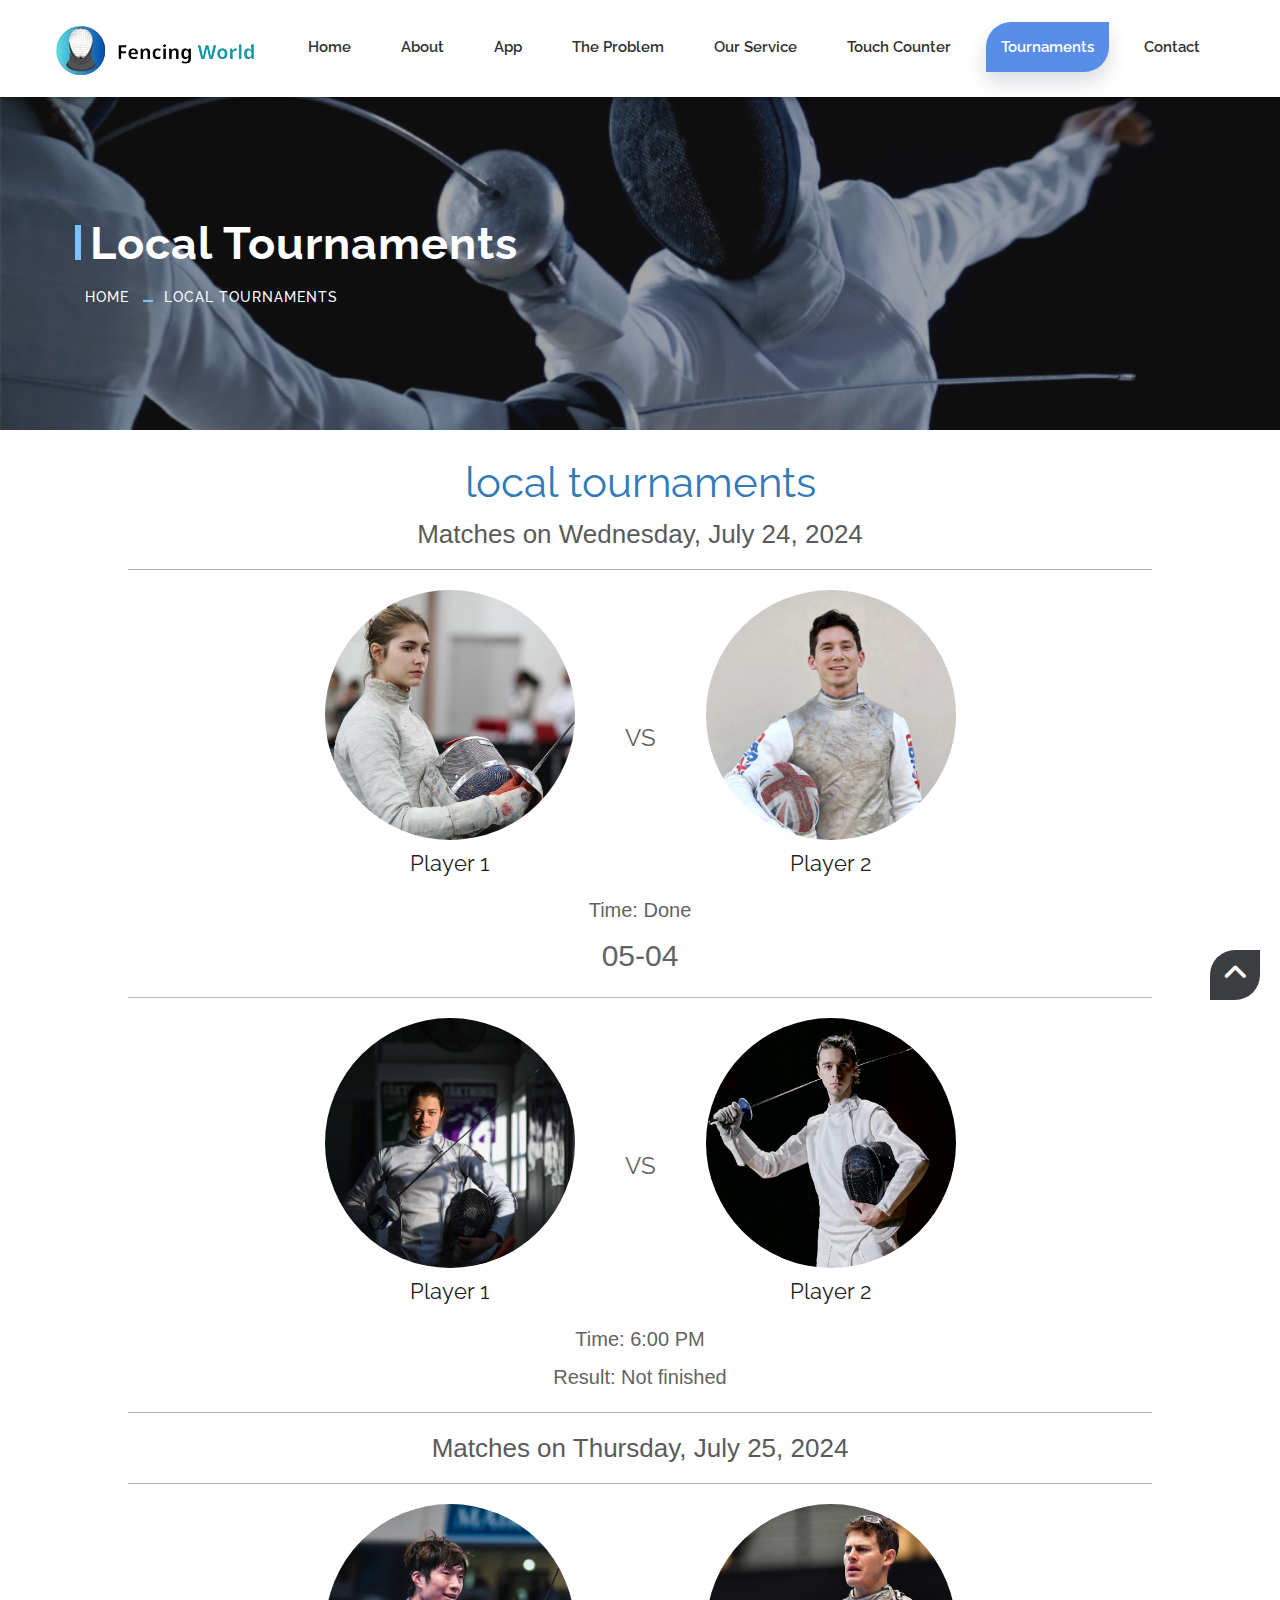
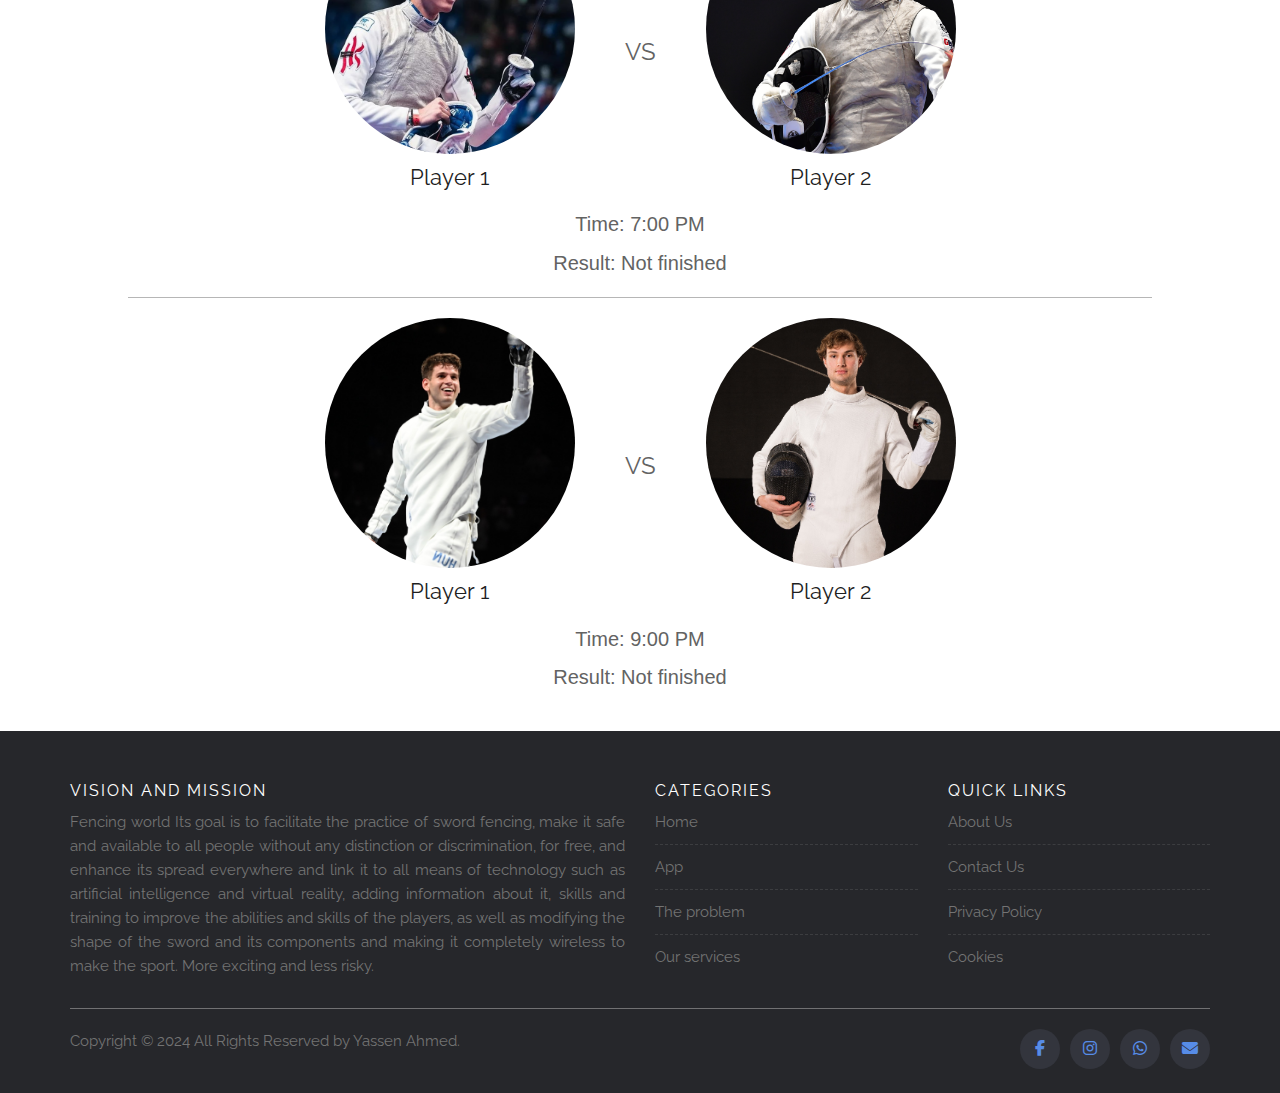
<file: Local-tournaments.html>
<!DOCTYPE html>
<html lang="en">

    <!-- Basic -->
    <meta charset="utf-8">
    <meta http-equiv="X-UA-Compatible" content="IE=edge">   
   
    <!-- Mobile Metas -->
    <meta name="viewport" content="width=device-width, minimum-scale=1.0, maximum-scale=1.0, user-scalable=no">
 
     <!-- Site Metas -->
    <title>Local Tournaments Fencing World</title>  
    <meta name="keywords" content="">
    <meta name="description" content="">
    <meta name="author" content="">

    <!-- Site Icons -->
    <link rel="shortcut icon" href="images/favicon.png" type="image/x-icon" />
    <link rel="apple-touch-icon" href="images/apple-touch-icon.png">

    <!-- Bootstrap CSS -->
    <link rel="stylesheet" href="css/bootstrap.min.css">
    <!-- Site CSS -->
    <link rel="stylesheet" href="Local-tournaments.css">
    <!-- Responsive CSS -->
    <link rel="stylesheet" href="css/responsive.css">
    <!-- Custom CSS -->
    <link rel="stylesheet" href="css/custom.css">

    <!-- Modernizer for Portfolio -->
    <script src="js/modernizer.js"></script>

    <!--[if lt IE 9]>
      <script src="https://oss.maxcdn.com/libs/html5shiv/3.7.0/html5shiv.js"></script>
      <script src="https://oss.maxcdn.com/libs/respond.js/1.4.2/respond.min.js"></script>
    <![endif]-->
    <link href="fontawesome-free-6.5.2-web/fontawesome-free-6.5.2-web/css/fontawesome.css" rel="stylesheet"/>
    <link href="fontawesome-free-6.5.2-web/fontawesome-free-6.5.2-web/css/brands.css" rel="stylesheet" />
    <link href="fontawesome-free-6.5.2-web/fontawesome-free-6.5.2-web/css/solid.css" rel="stylesheet" />
    <link href="https://cdn.jsdelivr.net/npm/bootstrap-icons@1.4.1/font/bootstrap-icons.css" rel="stylesheet">    
</head>
<body>

    <!-- LOADER -->
    <div id="preloader">
        <div class="loader">
			<div class="loader__bar"></div>
			<div class="loader__bar"></div>
			<div class="loader__bar"></div>
			<div class="loader__bar"></div>
			<div class="loader__bar"></div>
			<div class="loader__ball"></div>
		</div>
    </div><!-- end loader -->
    <!-- END LOADER -->
    
    <header class="header header_style_01">
        <nav class="megamenu navbar navbar-default">
            <div class="container-fluid">
                <div class="navbar-header">
                    <button type="button" class="navbar-toggle collapsed" data-toggle="collapse" data-target="#navbar" aria-expanded="false" aria-controls="navbar">
                        <span class="sr-only"></span>
                        <span class="icon-bar"></span>
                        <span class="icon-bar"></span>
                        <span class="icon-bar"></span>
                    </button>
                    <a id="logo" class="navbar-brand" href="index.html"><img src="images/logos/logo.png" alt="image"></a>
                </div>
                <div id="navbar" class="navbar-collapse collapse">
                    <ul class="nav navbar-nav navbar-right">
                      <li><a id="nav_item"  href="index.html">Home</a></li>
                      <li><a id="nav_item" href="about.html">About</a></li>
                      <li><a id="nav_item" href="app.html">App</a></li>
                      <li><a id="nav_item" href="The-Problem.html">The Problem</a></li>
                      <li><a id="nav_item" href="service.html">Our service</a></li>
                      <li><a id="nav_item" href="counter.html">Touch counter</a></li>
                      <li><a id="nav_item" class="active" href="tournaments.html">Tournaments</a></li>
          <li><a id="nav_item" href="contact.html">contact</a></li>                    </ul>
                </div>
            </div>
        </nav>
    </header>
   	<div class="banner-area banner-bg-1">
		<div class="container">
			<div class="row">
				<div class="col-md-12">
					<div class="banner">
						<h2>Local Tournaments </h2>
						<ul class="page-title-link">
              <li><a href="index.html">Home</a></li>
							<li><a href="#">Local Tournaments </a></li>
						</ul>
					</div>
				</div>
			</div>
		</div>
	</div>
    <!-- matches Start -->
  <br>
    <div class="text-center">
      <div class="section-title text-center">
        <h3  class="our">local tournaments</h3>
        <p class="lead">Matches on Wednesday, July 24, 2024</p>

        <hr class="hr-line">
        <div class="square-container">
        </div>

        <div class="player-container">
          <div class="player" style="display: flex; justify-content: center; align-items: center;">
            <div style="text-align: center; margin: 0 20px;">
              <img src="players/player 7.webp" alt="Player 1" class="round-image">
              <h2 style="margin-top: 10px;">Player 1</h2>
            </div>
            <div class="VS" style="margin: 0 20px; font-size: 20px;">VS</div>
            <div style="text-align: center; margin: 0 20px;">
              <img src="players/player 6.jpg" alt="Player 1" class="round-image">
              <h2 style="margin-top: 10px;">Player 2</h2>
            </div>
          </div>
        </div>
            <div class="match-info" style="text-align: center;">
              <p class="matchs">Time: Done</p>
              <p class="result">05-04</p>
            </div>
          </div>
        </div>
  <!-- matches Start -->

  <hr class="hr-line">
  <div class="square-container">
  </div>
  
  <div class="player-container">
    <div class="player" style="display: flex; justify-content: center; align-items: center;">
      <div style="text-align: center; margin: 0 20px;">
        <img src="players/player 10.webp" alt="Player 1" class="round-image">
        <h2 style="margin-top: 10px;">Player 1</h2>
      </div>
      <div class="VS" style="margin: 0 20px; font-size: 20px;">VS</div>
      <div style="text-align: center; margin: 0 20px;">
        <img src="players/player 5.jpg" alt="Player 2" class="round-image">
        <h2 style="margin-top: 10px;">Player 2</h2>
      </div>
    </div>
  </div>
      <div class="match-info" style="text-align: center;">
        <p class="matchs">Time: 6:00 PM</p>
        <p class="matchs">Result: Not finished</p>
      </div>
    </div>
  </div>
           <hr class="hr-line">
          <div class="square-container">
          </div>

  <!-- day Start -->
  <div class="text-center">
    <div class="section-title text-center">
      <p class="lead">Matches on Thursday, July 25, 2024</p>
      <hr class="hr-line">
      <div class="square-container">
      </div>
      
      <div class="player-container">
        <div class="player" style="display: flex; justify-content: center; align-items: center;">
          <div style="text-align: center; margin: 0 20px;">
            <img src="players/player 4.jpg" alt="Player 1" class="round-image">
            <h2 style="margin-top: 10px;">Player 1</h2>
          </div>
          <div class="VS" style="margin: 0 20px; font-size: 20px;">VS</div>
          <div style="text-align: center; margin: 0 20px;">
            <img src="players/player 1.jpg" alt="Player 2" class="round-image">
            <h2 style="margin-top: 10px;">Player 2</h2>
          </div>
        </div>
      </div>
          <div class="match-info" style="text-align: center;">
            <p class="matchs">Time: 7:00 PM</p>
            <p class="matchs">Result: Not finished</p>
          </div>
        </div>
      </div>
  <!-- matches Start -->
       <hr class="hr-line">
      <div class="square-container">
      </div>

      <div class="player-container">
        <div class="player" style="display: flex; justify-content: center; align-items: center;">
          <div style="text-align: center; margin: 0 20px;">
            <img src="players/player 15.jpeg" alt="Player 1" class="round-image">
            <h2 style="margin-top: 10px;">Player 1</h2>
          </div>
          <div class="VS" style="margin: 0 20px; font-size: 20px;">VS</div>
          <div style="text-align: center; margin: 0 20px;">
            <img src="players/player 2.jpg" alt="Player 2" class="round-image">
            <h2 style="margin-top: 10px;">Player 2</h2>
          </div>
        </div>
      </div>
          <div class="match-info" style="text-align: center;">
            <p class="matchs">Time: 9:00 PM</p>
            <p class="matchs">Result: Not finished</p>
          </div>
        </div>
      </div>
<br>

  <!-- Footer Start -->
  <!-- Site footer -->
  <footer class="site-footer">
    <div class="container">
      <div class="row">
        <div class="col-sm-12 col-md-6">
          <h6>Vision and mission</h6>
          <p class="text-justify">Fencing world</i> Its goal is to facilitate the practice of sword fencing, make it safe and available to all people without any distinction or discrimination, for free, and enhance its spread everywhere and link it to all means of technology such as artificial intelligence and virtual reality, adding information about it, skills and training to improve the abilities and skills of the players, as well as modifying the shape of the sword and its components and making it completely wireless to make the sport. More exciting and less risky.</p>
        </div>

        <div class="col-xs-6 col-md-3">
          <h6>Categories</h6>
          <ul class="footer-links">
            <li><a href="index.html">Home</a></li>
            <li><a href="index.html#App">App</a></li>
            <li><a href="index.html#Problem">The problem</a></li>
            <li><a href="index.html#services">Our services</a></li>
          </ul>
        </div>

        <div class="col-xs-6 col-md-3">
          <h6>Quick Links</h6>
          <ul class="footer-links">
            <li><a href="index.html#about">About Us</a></li>
<li><a href="contact.html">Contact Us</a></li>
            <li><a href="uploads/Privacy Policy.pdf">Privacy Policy</a></li>
            <li><a href="uploads/Cookies.pdf">Cookies</a></li>




          </ul>
        </div>
      </div>
      <hr>
    </div>
    <div class="container">
      <div class="row">
        <div class="col-md-8 col-sm-6 col-xs-12">
          <p class="copyright-text">Copyright &copy; 2024 All Rights Reserved by 
       <a class="footer-links" href="https://api.whatsapp.com/send/?phone=201278697377">Yassen Ahmed</a>.
          </p>
        </div>

        <div class="col-md-4 col-sm-6 col-xs-12">
            <ul class="social-icons">
                <li><a class="facebook" href="https://www.facebook.com/YaseeenAhmed?mibextid=ZbWKwL"><i class="fab fa-facebook-f fa-1x"></i></a></li>
                <li><a class="instagram" href="https://www.instagram.com/yaseeen_ahmeed?igsh=ODV0MnBwZTRyc3ht"><i class="fab fa-instagram fa-1x"></i></a></li>
                <li><a class="whatsapp" href="https://api.whatsapp.com/send/?phone=201278697377"><i class="fab fa-whatsapp fa-1x"></i></a></li>
                <li><a class="email" href="mailto:yaso5mimo@gmail.com"><i class="fa fa-envelope fa-1x"></i></a></li>   
            </ul>
          </div>
      </div>
    </div>
</footer>
<!-- End of .container -->
    <a href="#" id="scroll-to-top" class="dmtop global-radius"><i class="fa fa-angle-up"></i></a>

    <!-- ALL JS FILES -->
    <script src="js/all.js"></script>
    <!-- ALL PLUGINS -->
    <script src="js/custom.js"></script>
    <script src="js/portfolio.js"></script>
    <script src="js/hoverdir.js"></script>    


</body>
</html>



</body>
</html>
</file>
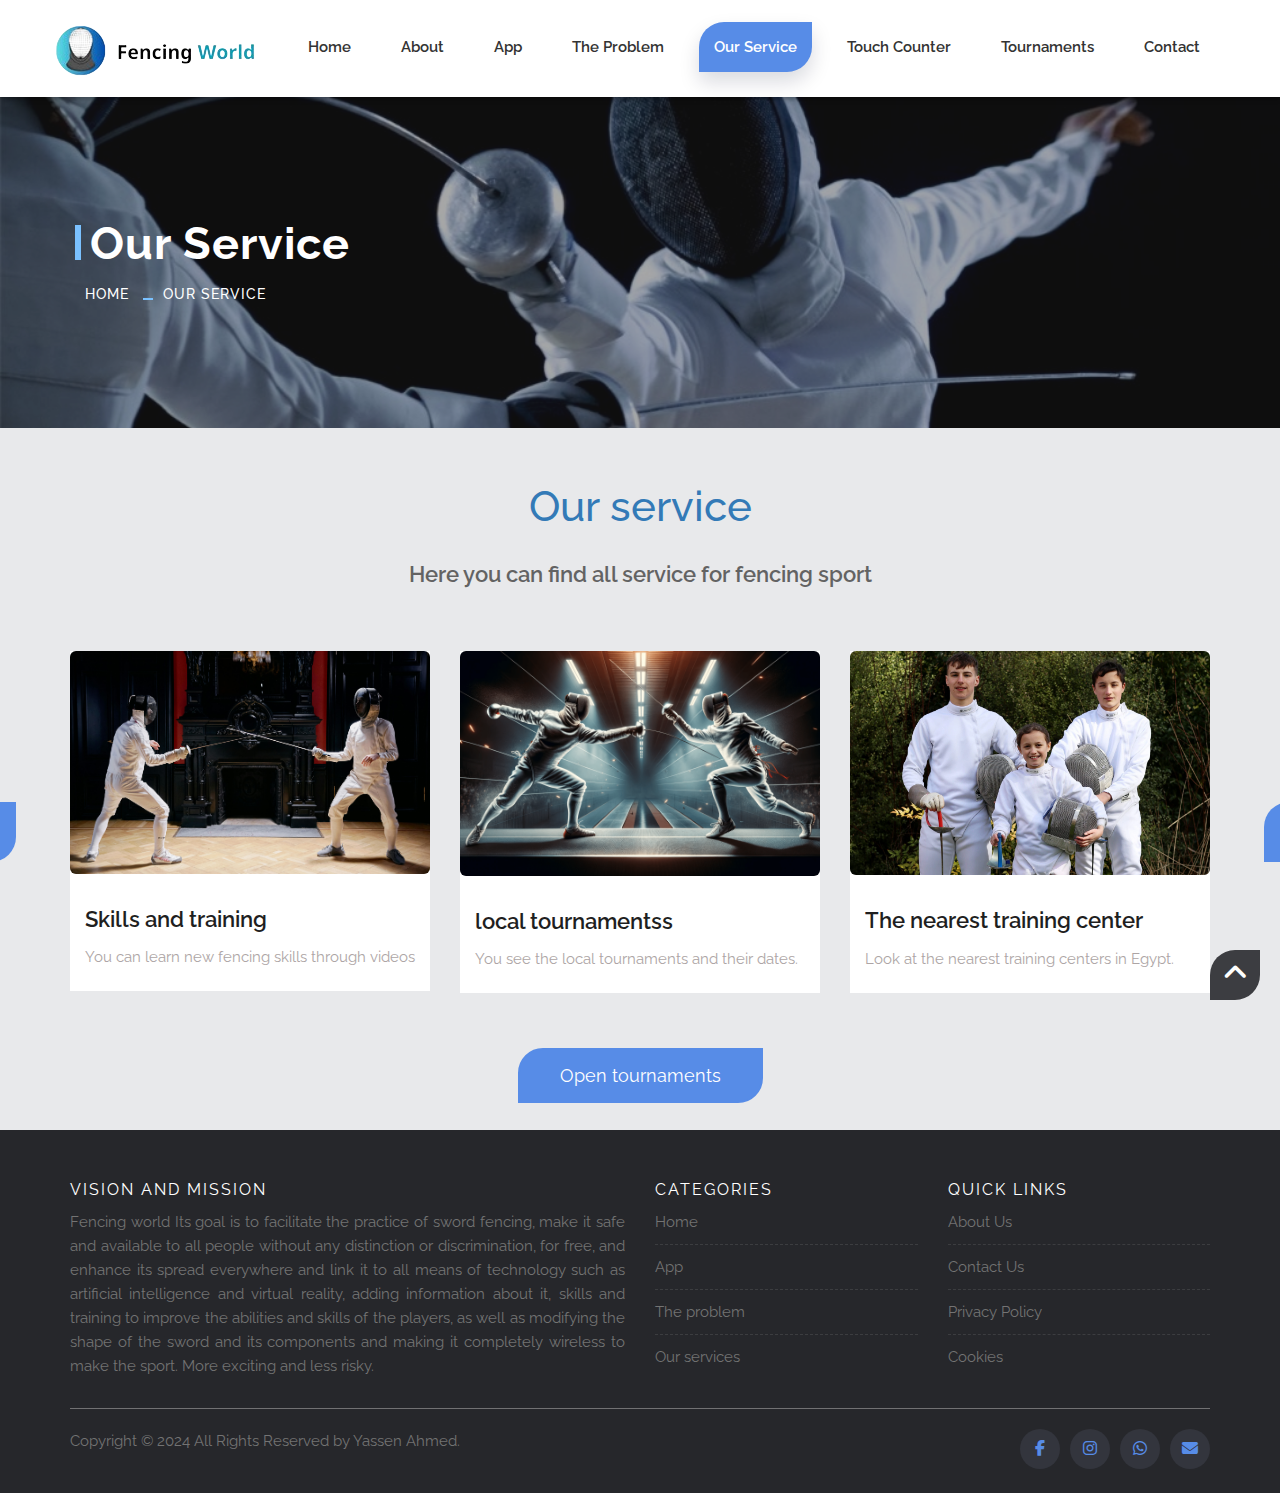
<file: service.html>
<!DOCTYPE html>
<html lang="en">

    <!-- Basic -->
    <meta charset="utf-8">
    <meta http-equiv="X-UA-Compatible" content="IE=edge">   
   
    <!-- Mobile Metas -->
    <meta name="viewport" content="width=device-width, minimum-scale=1.0, maximum-scale=1.0, user-scalable=no">
 
     <!-- Site Metas -->
    <title>Service Fencing World</title>  
    <meta name="keywords" content="">
    <meta name="description" content="">
    <meta name="author" content="">

    <!-- Site Icons -->
    <link rel="shortcut icon" href="images/favicon.png" type="image/x-icon" />
    <link rel="apple-touch-icon" href="images/apple-touch-icon.png">

    <!-- Bootstrap CSS -->
    <link rel="stylesheet" href="css/bootstrap.min.css">
    <!-- Site CSS -->
    <link rel="stylesheet" href="style.css">
    <!-- Responsive CSS -->
    <link rel="stylesheet" href="css/responsive.css">
    <!-- Custom CSS -->
    <link rel="stylesheet" href="css/custom.css">

    <!-- Modernizer for Portfolio -->
    <script src="js/modernizer.js"></script>

    <!--[if lt IE 9]>
      <script src="https://oss.maxcdn.com/libs/html5shiv/3.7.0/html5shiv.js"></script>
      <script src="https://oss.maxcdn.com/libs/respond.js/1.4.2/respond.min.js"></script>
    <![endif]-->
    <link href="fontawesome-free-6.5.2-web/fontawesome-free-6.5.2-web/css/fontawesome.css" rel="stylesheet"/>
    <link href="fontawesome-free-6.5.2-web/fontawesome-free-6.5.2-web/css/brands.css" rel="stylesheet" />
    <link href="fontawesome-free-6.5.2-web/fontawesome-free-6.5.2-web/css/solid.css" rel="stylesheet" />
    <link href="https://cdn.jsdelivr.net/npm/bootstrap-icons@1.4.1/font/bootstrap-icons.css" rel="stylesheet">    
</head>
<body>

    <!-- LOADER -->
    <div id="preloader">
        <div class="loader">
			<div class="loader__bar"></div>
			<div class="loader__bar"></div>
			<div class="loader__bar"></div>
			<div class="loader__bar"></div>
			<div class="loader__bar"></div>
			<div class="loader__ball"></div>
		</div>
    </div><!-- end loader -->
    <!-- END LOADER -->
    
    <header class="header header_style_01">
        <nav class="megamenu navbar navbar-default">
            <div class="container-fluid">
                <div class="navbar-header">
                    <button type="button" class="navbar-toggle collapsed" data-toggle="collapse" data-target="#navbar" aria-expanded="false" aria-controls="navbar">
                        <span class="sr-only"></span>
                        <span class="icon-bar"></span>
                        <span class="icon-bar"></span>
                        <span class="icon-bar"></span>
                    </button>
                    <a id="logo" class="navbar-brand" href="index.html"><img src="images/logos/logo.png" alt="image"></a>
                </div>
                <div id="navbar" class="navbar-collapse collapse">
                    <ul class="nav navbar-nav navbar-right">
                        <li><a id="nav_item" href="index.html">Home</a></li>
                        <li><a id="nav_item" href="about.html">About</a></li>
                        <li><a id="nav_item" href="app.html">App</a></li>
                        <li><a id="nav_item" href="The-Problem.html">The Problem</a></li>
                        <li><a id="nav_item"class="active" href="service.html">Our service</a></li>
                        <li><a id="nav_item" href="counter.html">Touch counter</a></li>
                        <li><a id="nav_item" href="tournaments.html">Tournaments</a></li>
                        <li><a id="nav_item" href="contact.html">Contact</a></li>
                    </ul>
                </div>
            </div>
        </nav>
    </header>
    <div class="banner-area banner-bg-1">
      <div class="container">
        <div class="row">
          <div class="col-md-12">
            <div class="banner">
              <h2>Our Service</h2>
              <ul class="page-title-link">
                <li><a href="index.html">Home</a></li>
                <li><a href="#">Our Service</a></li>
              </ul>
            </div>
          </div>
        </div>
      </div>
    </div>
    <!-- contact Start -->


    <div id="services" class="parallax section lb">
      <div class="container">
          <br><br>
            <div class="section-title text-center">
               <h3 class="our">Our service</h3>
               <p class="lead">Here you can find all service for fencing sport</p>
              </div><!-- end title -->
      
               <div class="owl-services owl-carousel owl-theme">
               <div class="service-widget">
               <div class="post-media wow fadeIn">
                <a href="https://www.youtube.com/playlist?list=PLXnlRcJr_GsfHEG_JQ0qGmr0p3Y_5R_4l&si=L0wJ0gKGbLmzsbYa" class="hoverbutton global-radius"><i class="flaticon-unlink"></i></a>
               <img src="img/xx.jpg" alt="" class="img-responsive img-rounded">
                </div>
               <div class="service-dit">
                <h3>Skills and training</h3>
               <p>You can learn new fencing skills through videos</p>
                </div>
              </div>
                      <!-- end service -->
          
               <div class="service-widget">
                 <div class="post-media wow fadeIn">
                    <a href="bg.docx"  class="hoverbutton global-radius"><i class="flaticon-unlink"></i></a>
                     <img src="img/ee.png" alt="" class="img-responsive img-rounded">
                      </div>
                       <div class="service-dit">
                       <h3>local tournamentss</h3>
                       <p>You see the local tournaments and their dates.</p>
                       </div>
                       </div>
                      <!-- end service -->
      
                      <div class="service-widget">
                          <div class="post-media wow fadeIn">
                              <a href="https://maps.app.goo.gl/8YNuRisnbaZqJXaJ6" class="hoverbutton global-radius"><i class="flaticon-unlink"></i></a>
                              <img src="img/ss.webp" alt="" class="img-responsive img-rounded">
                          </div>
                          <div class="service-dit">
                              <h3>The nearest training center</h3>
                              <p>Look at the nearest training centers in Egypt.</p>
                          </div>
                      </div>
                      <!-- end service -->  
                      <div class="service-widget">
                          <div class="post-media wow fadeIn">
                              <a href="Results.docx" class="hoverbutton global-radius"><i class="flaticon-unlink"></i></a>
                              <img src="img/oo.jpg" alt="" class="img-responsive img-rounded">
                          </div>
                          <div class="service-dit">
                              <h3>Republican rating</h3>
                              <p>You can watch Egyptian fencing champions.</p>
                          </div>
                      </div>
                      <!-- end service -->
                      <div class="service-widget">
                          <div class="post-media wow fadeIn">
                              <a href="Conclusions.docx"  class="hoverbutton global-radius"><i class="flaticon-unlink"></i></a>
                              <img src="img/kk.jpg" alt="" class="img-responsive img-rounded">
                          </div>
                          <div class="service-dit">
                              <h3>Correct touch counter</h3>
                              <p>connect the sword here and count the touches</p>
                          </div>
                      </div>
                  </div><!-- end row -->
      <br></br>
                  <div class="text-center">
                      <a data-scroll href="tournaments.html" class="btn btn-light btn-radius btn-brd">Open tournaments</a>
                  </div>
                  <br>
              </div><!-- end container -->
          </div><!-- end section -->

  <!-- Footer Start -->
 
  <!-- Footer Start -->
  <!-- Site footer -->
  <footer class="site-footer">
    <div class="container">
      <div class="row">
        <div class="col-sm-12 col-md-6">
          <h6>Vision and mission</h6>
          <p class="text-justify">Fencing world</i> Its goal is to facilitate the practice of sword fencing, make it safe and available to all people without any distinction or discrimination, for free, and enhance its spread everywhere and link it to all means of technology such as artificial intelligence and virtual reality, adding information about it, skills and training to improve the abilities and skills of the players, as well as modifying the shape of the sword and its components and making it completely wireless to make the sport. More exciting and less risky.</p>
        </div>

        <div class="col-xs-6 col-md-3">
          <h6>Categories</h6>
          <ul class="footer-links">
            <li><a href="index.html">Home</a></li>
            <li><a href="index.html#App">App</a></li>
            <li><a href="index.html#Problem">The problem</a></li>
            <li><a href="index.html#services">Our services</a></li>
          </ul>
        </div>

        <div class="col-xs-6 col-md-3">
          <h6>Quick Links</h6>
          <ul class="footer-links">
            <li><a href="index.html#about">About Us</a></li>
<li><a href="contact.html">Contact Us</a></li>
            <li><a href="uploads/Privacy Policy.pdf">Privacy Policy</a></li>
            <li><a href="uploads/Cookies.pdf">Cookies</a></li>


          </ul>
        </div>
      </div>
      <hr>
    </div>
    <div class="container">
      <div class="row">
        <div class="col-md-8 col-sm-6 col-xs-12">
          <p class="copyright-text">Copyright &copy; 2024 All Rights Reserved by 
       <a class="footer-links" href="https://api.whatsapp.com/send/?phone=201278697377">Yassen Ahmed</a>.
          </p>
        </div>

        <div class="col-md-4 col-sm-6 col-xs-12">
            <ul class="social-icons">
                <li><a class="facebook" href="https://www.facebook.com/YaseeenAhmed?mibextid=ZbWKwL"><i class="fab fa-facebook-f fa-1x"></i></a></li>
                <li><a class="instagram" href="https://www.instagram.com/yaseeen_ahmeed?igsh=ODV0MnBwZTRyc3ht"><i class="fab fa-instagram fa-1x"></i></a></li>
                <li><a class="whatsapp" href="https://api.whatsapp.com/send/?phone=201278697377"><i class="fab fa-whatsapp fa-1x"></i></a></li>
                <li><a class="email" href="mailto:yaso5mimo@gmail.com"><i class="fa fa-envelope fa-1x"></i></a></li>   
            </ul>
          </div>
      </div>
    </div>
</footer>
<!-- End of .container -->
    <a href="#" id="scroll-to-top" class="dmtop global-radius"><i class="fa fa-angle-up"></i></a>

    <!-- ALL JS FILES -->
    <script src="js/all.js"></script>
    <!-- ALL PLUGINS -->
    <script src="js/custom.js"></script>
    <script src="js/portfolio.js"></script>
    <script src="js/hoverdir.js"></script>    


</body>
</html>



</body>
</html>
</file>
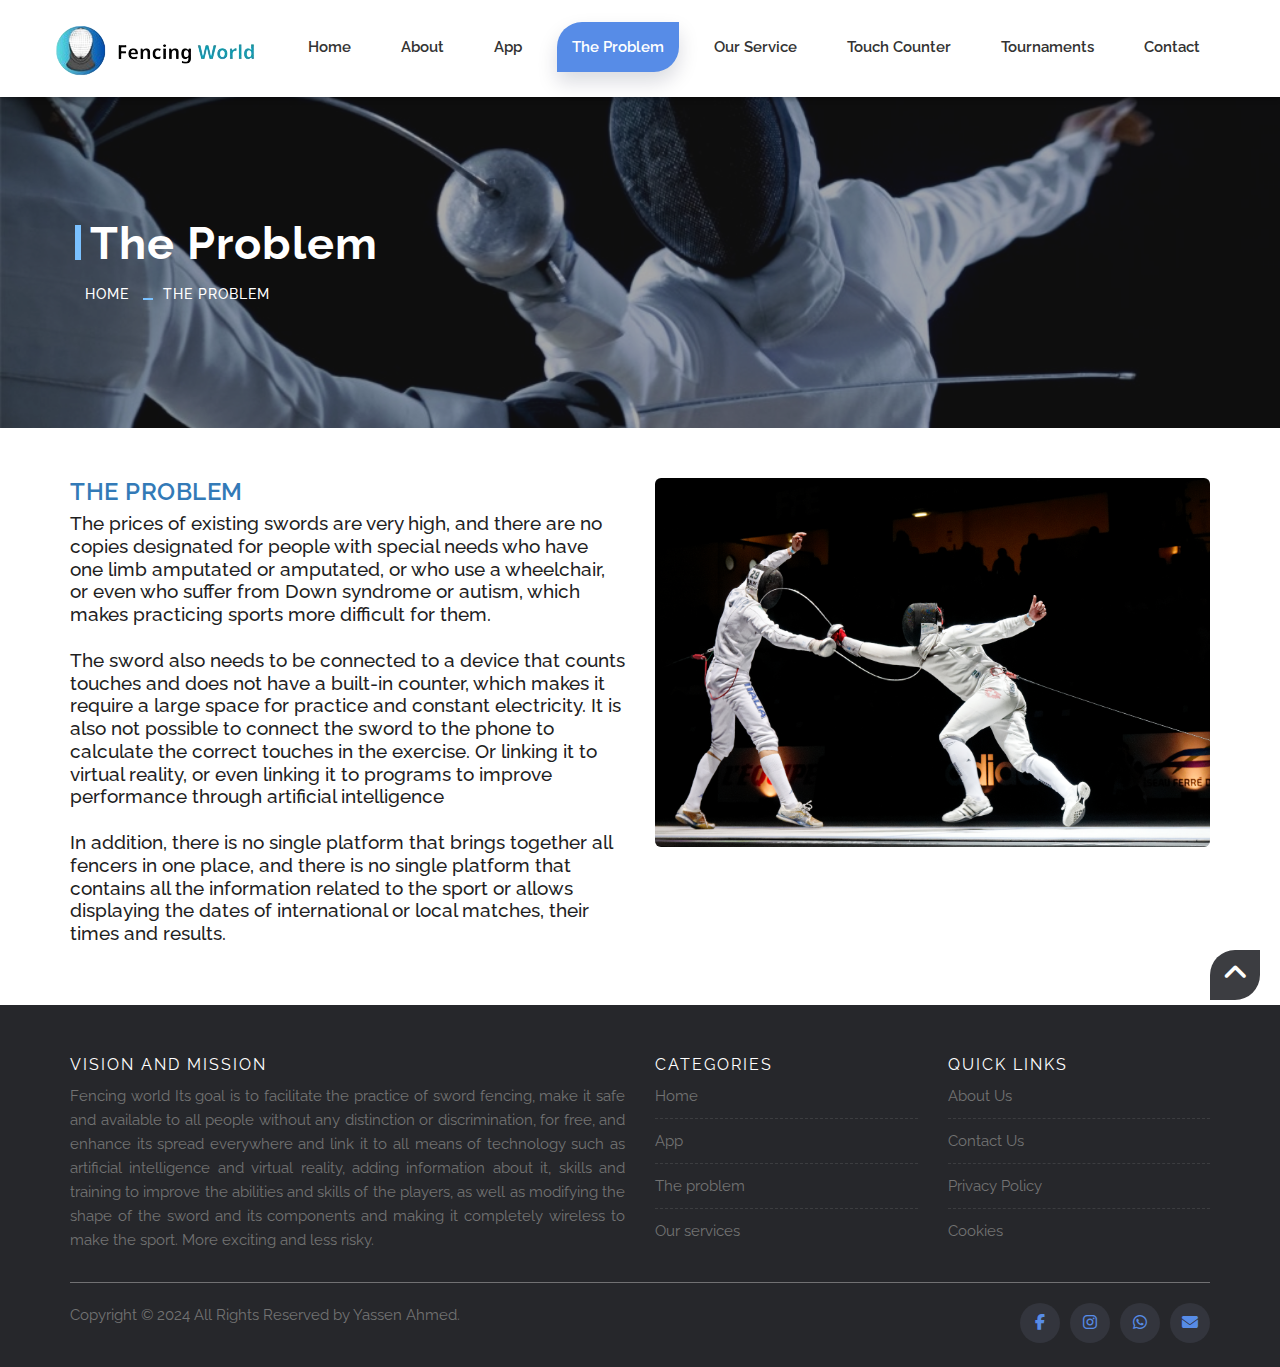
<file: The-Problem.html>
<!DOCTYPE html>
<html lang="en">

    <!-- Basic -->
    <meta charset="utf-8">
    <meta http-equiv="X-UA-Compatible" content="IE=edge">   
   
    <!-- Mobile Metas -->
    <meta name="viewport" content="width=device-width, minimum-scale=1.0, maximum-scale=1.0, user-scalable=no">
 
     <!-- Site Metas -->
    <title>The Problem Fencing World</title>  
    <meta name="keywords" content="">
    <meta name="description" content="">
    <meta name="author" content="">

    <!-- Site Icons -->
    <link rel="shortcut icon" href="images/favicon.png" type="image/x-icon" />
    <link rel="apple-touch-icon" href="images/apple-touch-icon.png">

    <!-- Bootstrap CSS -->
    <link rel="stylesheet" href="css/bootstrap.min.css">
    <!-- Site CSS -->
    <link rel="stylesheet" href="style.css">
    <!-- Responsive CSS -->
    <link rel="stylesheet" href="css/responsive.css">
    <!-- Custom CSS -->
    <link rel="stylesheet" href="css/custom.css">

    <!-- Modernizer for Portfolio -->
    <script src="js/modernizer.js"></script>

    <!--[if lt IE 9]>
      <script src="https://oss.maxcdn.com/libs/html5shiv/3.7.0/html5shiv.js"></script>
      <script src="https://oss.maxcdn.com/libs/respond.js/1.4.2/respond.min.js"></script>
    <![endif]-->
    <link href="fontawesome-free-6.5.2-web/fontawesome-free-6.5.2-web/css/fontawesome.css" rel="stylesheet"/>
    <link href="fontawesome-free-6.5.2-web/fontawesome-free-6.5.2-web/css/brands.css" rel="stylesheet" />
    <link href="fontawesome-free-6.5.2-web/fontawesome-free-6.5.2-web/css/solid.css" rel="stylesheet" />
    <link href="https://cdn.jsdelivr.net/npm/bootstrap-icons@1.4.1/font/bootstrap-icons.css" rel="stylesheet">    
</head>
<body>

    <!-- LOADER -->
    <div id="preloader">
        <div class="loader">
			<div class="loader__bar"></div>
			<div class="loader__bar"></div>
			<div class="loader__bar"></div>
			<div class="loader__bar"></div>
			<div class="loader__bar"></div>
			<div class="loader__ball"></div>
		</div>
    </div><!-- end loader -->
    <!-- END LOADER -->
    
    <header class="header header_style_01">
        <nav class="megamenu navbar navbar-default">
            <div class="container-fluid">
                <div class="navbar-header">
                    <button type="button" class="navbar-toggle collapsed" data-toggle="collapse" data-target="#navbar" aria-expanded="false" aria-controls="navbar">
                        <span class="sr-only"></span>
                        <span class="icon-bar"></span>
                        <span class="icon-bar"></span>
                        <span class="icon-bar"></span>
                    </button>
                    <a id="logo" class="navbar-brand" href="index.html"><img src="images/logos/logo.png" alt="image"></a>
                </div>
                <div id="navbar" class="navbar-collapse collapse">
                    <ul class="nav navbar-nav navbar-right">
                        <li><a id="nav_item" href="index.html">Home</a></li>
                        <li><a id="nav_item" href="about.html">About</a></li>
                        <li><a id="nav_item" href="app.html">App</a></li>
                        <li><a id="nav_item"class="active"  href="The-Problem.html">The Problem</a></li>
                        <li><a id="nav_item" href="service.html">Our service</a></li>
                        <li><a id="nav_item" href="counter.html">Touch counter</a></li>
                        <li><a id="nav_item" href="tournaments.html">Tournaments</a></li>
                        <li><a id="nav_item" href="contact.html">Contact</a></li>
                    </ul>
                </div>
            </div>
        </nav>
    </header>
    <div class="banner-area banner-bg-1">
      <div class="container">
        <div class="row">
          <div class="col-md-12">
            <div class="banner">
              <h2>The Problem</h2>
              <ul class="page-title-link">
                <li><a href="index.html">Home</a></li>
                <li><a href="#">The Problem</a></li>
              </ul>
            </div>
          </div>
        </div>
      </div>
    </div>
    <!-- contact Start -->

    <div id="about" class="section wb">
        <div class="container">
            <div class="row">
                <div class="col-md-6">
                    <div class="message-box">
                        <h4 style="color: #337ab7; font-size: 24px;">The Problem</h4>
                        <h2 class="dd">The prices of existing swords are very high, and there are no copies designated for people with special needs who have one limb amputated or amputated, or who use a wheelchair, or even who suffer from Down syndrome or autism, which makes practicing sports more difficult for them.<br><br>
                          The sword also needs to be connected to a device that counts touches and does not have a built-in counter, which makes it require a large space for practice and constant electricity. It is also not possible to connect the sword to the phone to calculate the correct touches in the exercise. Or linking it to virtual reality, or even linking it to programs to improve performance through artificial intelligence
                        <br><br> In addition, there is no single platform that brings together all fencers in one place, and there is no single platform that contains all the information related to the sport or allows displaying the dates of international or local matches, their times and results.</h2>
                    </div><!-- end messagebox -->
                </div><!-- end col -->

                <div class="col-md-6">
                    <div class="post-media wow fadeIn">
                        <img src="uploads/about_02.jpg" alt="" class="img-responsive img-rounded">


                    </div><!-- end media -->
                </div><!-- end col -->
            </div><!-- end row -->
        </div>
    </div>
  <!-- Footer Start -->
 
  <!-- Footer Start -->
  <!-- Site footer -->
  <footer class="site-footer">
    <div class="container">
      <div class="row">
        <div class="col-sm-12 col-md-6">
          <h6>Vision and mission</h6>
          <p class="text-justify">Fencing world</i> Its goal is to facilitate the practice of sword fencing, make it safe and available to all people without any distinction or discrimination, for free, and enhance its spread everywhere and link it to all means of technology such as artificial intelligence and virtual reality, adding information about it, skills and training to improve the abilities and skills of the players, as well as modifying the shape of the sword and its components and making it completely wireless to make the sport. More exciting and less risky.</p>
        </div>

        <div class="col-xs-6 col-md-3">
          <h6>Categories</h6>
          <ul class="footer-links">
            <li><a href="index.html">Home</a></li>
            <li><a href="index.html#App">App</a></li>
            <li><a href="index.html#Problem">The problem</a></li>
            <li><a href="index.html#services">Our services</a></li>
          </ul>
        </div>

        <div class="col-xs-6 col-md-3">
          <h6>Quick Links</h6>
          <ul class="footer-links">
            <li><a href="index.html#about">About Us</a></li>
            <li><a href="contact.html">Contact Us</a></li>
            <li><a href="uploads/Privacy Policy.pdf">Privacy Policy</a></li>
            <li><a href="uploads/Cookies.pdf">Cookies</a></li>


          </ul>
        </div>
      </div>
      <hr>
    </div>
    <div class="container">
      <div class="row">
        <div class="col-md-8 col-sm-6 col-xs-12">
          <p class="copyright-text">Copyright &copy; 2024 All Rights Reserved by 
       <a class="footer-links" href="https://api.whatsapp.com/send/?phone=201278697377">Yassen Ahmed</a>.
          </p>
        </div>

        <div class="col-md-4 col-sm-6 col-xs-12">
            <ul class="social-icons">
                <li><a class="facebook" href="https://www.facebook.com/YaseeenAhmed?mibextid=ZbWKwL"><i class="fab fa-facebook-f fa-1x"></i></a></li>
                <li><a class="instagram" href="https://www.instagram.com/yaseeen_ahmeed?igsh=ODV0MnBwZTRyc3ht"><i class="fab fa-instagram fa-1x"></i></a></li>
                <li><a class="whatsapp" href="https://api.whatsapp.com/send/?phone=201278697377"><i class="fab fa-whatsapp fa-1x"></i></a></li>
                <li><a class="email" href="mailto:yaso5mimo@gmail.com"><i class="fa fa-envelope fa-1x"></i></a></li>   
            </ul>
          </div>
      </div>
    </div>
</footer>
<!-- End of .container -->
    <a href="#" id="scroll-to-top" class="dmtop global-radius"><i class="fa fa-angle-up"></i></a>

    <!-- ALL JS FILES -->
    <script src="js/all.js"></script>
    <!-- ALL PLUGINS -->
    <script src="js/custom.js"></script>
    <script src="js/portfolio.js"></script>
    <script src="js/hoverdir.js"></script>    


</body>
</html>



</body>
</html>
</file>
<file: style.css>
/*------------------------------------------------------------------
    Version: 1.0
-------------------------------------------------------------------*/
/*
    background-color: #578ce7;
  }.g {
    background-color: #003796;
  }
.g {
    background-color: #1962e0;
  }
/*

/*------------------------------------------------------------------
    [Table of contents]

    1. IMPORT FONTS
    2. IMPORT FILES
    3. SKELETON
    4. WP CORE
    5. HEADER
    6. SECTIONS
    7. SECTIONS
    8. PORTFOLIO
    9. TESTIMONIALS
    10. PRICING TABLES
    11. ICON BOXES
    12. MESSAGE BOXES
    13. FEATURES
    14. contact
    15. FOOTER
    16. MISC
    17. BUTTONS
-------------------------------------------------------------------*/


/*------------------------------------------------------------------
    IMPORT FONTS
-------------------------------------------------------------------*/

@import url('https://fonts.googleapis.com/css?family=Raleway:100,200,300,400,500,600,700,900');

/*------------------------------------------------------------------
    IMPORT FILES
-------------------------------------------------------------------*/

@import url(css/animate.css);
@import url(css/flaticon.css);
@import url(css/icomoon.css);
@import url(css/prettyPhoto.css);
@import url(css/owl.carousel.css);
@import url(css/font-awesome.min.css);

/*------------------------------------------------------------------
    SKELETON
-------------------------------------------------------------------*/
.parallax section .noover{
    color: #578ce7;

}
.h4{
    color: #1962e0;
}
body {
    color: #ada5a5;
    font-size: 15px;
    font-family: 'Raleway', sans-serif;
    line-height: 1.80857;
}

body.demos .section {
    background: url(images/bg.png) repeat top center #f2f3f5;
}
body.demos .section-title img {
    max-width: 280px;
    display: block;
    margin: 10px auto;
}

body.demos .service-widget h3 {
    border-bottom: 1px solid #ededed;
    font-size: 18px;
    padding: 20px 0;
    background-color: #ffffff;
}

body.demos .service-widget {
    margin: 0 0 30px;
    padding: 30px;
    background-color: #fff
}

body.demos .container-fluid {
    max-width: 1080px
}

a {
    color: #1f1f1f;
    text-decoration: none !important;
    outline: none !important;
    -webkit-transition: all .3s ease-in-out;
    -moz-transition: all .3s ease-in-out;
    -ms-transition: all .3s ease-in-out;
    -o-transition: all .3s ease-in-out;
    transition: all .3s ease-in-out;
}

h1,
h2,
h3,
h4,
h5,
h6 {
    letter-spacing: 0;
    font-weight: normal;
    position: relative;
    padding: 0 0 10px 0;
    font-weight: normal;
    line-height: 120% !important;
    color: #1f1f1f;
    margin: 0
}

h1 {
    font-size: 24px
}

h2 {
    font-size: 22px
}

h3 {
    font-size: 18px
}

h4 {
    font-size: 16px
}

h5 {
    font-size: 14px
}

h6 {
    font-size: 13px
}

h1 a,
h2 a,
h3 a,
h4 a,
h5 a,
h6 a {
    color: #212121;
    text-decoration: none!important;
    opacity: 1
}

h1 a:hover,
h2 a:hover,
h3 a:hover,
h4 a:hover,
h5 a:hover,
h6 a:hover {
    opacity: .8
}

a {
    color: #1f1f1f;
    text-decoration: none;
    outline: none;
}

a,
.btn {
    text-decoration: none !important;
    outline: none !important;
    -webkit-transition: all .3s ease-in-out;
    -moz-transition: all .3s ease-in-out;
    -ms-transition: all .3s ease-in-out;
    -o-transition: all .3s ease-in-out;
    transition: all .3s ease-in-out;
}

.btn-custom {
    margin-top: 20px;
    background-color: transparent !important;
    border: 2px solid #ddd;
    padding: 12px 40px;
    font-size: 16px;
}

.btn-custom {
    margin-top: 20px;
    background-color: transparent !important;
    border: 2px solid #ddd;
    padding: 12px 40px;
    font-size: 16px;
}

.lead {
    font-size: 22px!important;
    line-height: 30px;
    color: #5a5a5a;
    margin: 0;
    padding: 0;
}

blockquote {
    margin: 20px 0 20px;
    padding: 30px;
}

ul, li, ol{
	margin: 0px;
	padding: 0px;
	list-style: none;
}

/*------------------------------------------------------------------
    WP CORE
-------------------------------------------------------------------*/

.first {
    clear: both
}

.last {
    margin-right: 0
}

.alignnone {
    margin: 5px 20px 20px 0;
}

.aligncenter,
div.aligncenter {
    display: block;
    margin: 5px auto 5px auto;
}

.alignright {
    float: right;
    margin: 10px 0 20px 20px;
}

.alignleft {
    float: left;
    margin: 10px 20px 20px 0;
}

a img.alignright {
    float: right;
    margin: 10px 0 20px 20px;
}

a img.alignnone {
    margin: 10px 20px 20px 0;
}

a img.alignleft {
    float: left;
    margin: 10px 20px 20px 0;
}

a img.aligncenter {
    display: block;
    margin-left: auto;
    margin-right: auto
}

.wp-caption {
    background: #fff;
    border: 1px solid #f0f0f0;
    max-width: 96%;
    /* Image does not overflow the content area */
    padding: 5px 3px 10px;
    text-align: center;
}

.wp-caption.alignnone {
    margin: 5px 20px 20px 0;
}

.wp-caption.alignleft {
    margin: 5px 20px 20px 0;
}

.wp-caption.alignright {
    margin: 5px 0 20px 20px;
}

.wp-caption img {
    border: 0 none;
    height: auto;
    margin: 0;
    max-width: 98.5%;
    padding: 0;
    width: auto;
}

.wp-caption p.wp-caption-text {
    font-size: 11px;
    line-height: 17px;
    margin: 0;
    padding: 0 4px 5px;
}


/* Text meant only for screen readers. */

.screen-reader-text {
    clip: rect(1px, 1px, 1px, 1px);
    position: absolute !important;
    height: 1px;
    width: 1px;
    overflow: hidden;
}

.screen-reader-text:focus {
    background-color: #f1f1f1;
    border-radius: 3px;
    box-shadow: 0 0 2px 2px rgba(0, 0, 0, 0.6);
    clip: auto !important;
    color: #21759b;
    display: block;
    font-size: 14px;
    font-size: 0.875rem;
    font-weight: bold;
    height: auto;
    left: 5px;
    line-height: normal;
    padding: 15px 23px 14px;
    text-decoration: none;
    top: 5px;
    width: auto;
    z-index: 100000;
    /* Above WP toolbar. */
}

/*------------------------------------------------------------------
    Top head
-------------------------------------------------------------------*/

.top-bar{
	background: #393939;
}
.left-top{
	padding: 3px 0px; 
}

.phone-box{
	display: inline-block;
}

.phone-box a{
	color: #ffffff;
	font-size: 16px;
}
.phone-box a:hover{
	color: #578ce7;
}
.phone-box a i{
	padding: 0px 5px;
}

.social-box{
	float: right;
}

.social-box ul li{
	display: inline-block;
	padding-left: 10px;
}

.social-box ul li a{
	color: #ffffff;
	font-size: 20px;
}
.social-box ul li a:hover{
	color: #578ce7;
}


/*------------------------------------------------------------------
    HEADER
-------------------------------------------------------------------*/

.megamenu .nav,
.megamenu .collapse,
.megamenu .dropup,
.megamenu .dropdown {
    position: static;
}

.megamenu .container-fluid {
    position: relative;
}

.megamenu .dropdown-menu {
    left: auto;
}

.megamenu .megamenu-content {
    padding: 20px 30px;
}

.megamenu .dropdown.megamenu-fw .dropdown-menu {
    left: 0;
    right: 0;
}

.megamenu .list-unstyled {
    min-width: 200px;
}

.header_style_01 {
    background-color: rgba(255, 255, 255);
    display: block;
    left: 0;
    padding: 20px 40px !important;
    position: relative;
    right: 0;
    top: 0;
    width: 100%;
	-webkit-box-shadow: 0px 2px 5px 0px rgba(0,0,0,0.30);
	-moz-box-shadow: 0px 2px 5px 0px rgba(0,0,0,0.30);
	box-shadow: 0px 2px 5px 0px rgba(0,0,0,0.30);
    z-index: 111;
}

.header_style_01 .navbar-default {
    background-color: transparent;
    border: 0;
	border-radius: 0px;
}

.header_style_01 .navbar,
.header_style_01 .navbar-nav,
.header_style_01 .navbar-default,
.header_style_01 .nav {
    margin-bottom: 0 !important;
}

.header_style_01 .navbar-brand {
    padding: 2px 15px 0 15px;
	height: auto;
}

.header_style_01 .navbar-default .navbar-nav > li > a {
    border-radius: 0;
    color: #ffffff;
    font-size: 15px;
    font-style: normal;
    font-weight: 600;
    text-transform: capitalize;
    background-color: transparent;
}

.header_style_01 .navbar-default .navbar-nav > li a {
	color: #333333;
	padding: 15px 15px;
}

.header_style_01 .navbar-default .navbar-nav > li a.active{
	color: #ffffff;
	box-shadow: 0 10px 20px 0 rgba(5, 16, 44, .15);
	border-radius: 25px 0px 25px 0px;
	background: #578ce7;
}

.header_style_01 .navbar-default .navbar-nav > li:hover a,
.header_style_01 .navbar-default .navbar-nav > li:focus a {
    color: #ffffff;
	box-shadow: 0 10px 20px 0 rgba(5, 16, 44, .15);
	border-radius: 25px 0px 25px 0px;
	background: #578ce7;
}

.header_style_01 .navbar-right > li {
    margin-top: 2px;
    -webkit-transition: all .3s ease-in-out;
    -moz-transition: all .3s ease-in-out;
    -ms-transition: all .3s ease-in-out;
    -o-transition: all .3s ease-in-out;
    transition: all .3s ease-in-out;
}

.header_style_01 .navbar-right > li > a {
    padding-bottom: 10px;
    padding-top: 10px;
}

li.social-links {
    margin: 0 8px;
}

li.social-links a {
    padding: 13px 0 !important;
}

.navbar-nav li {
    position: relative;
	margin: 0px 10px;
}

.navbar-nav span {
    font-size: 24px;
    position: absolute;
    right: 2px;
    top: 13px;
}

/*------------------------------------------------------------------
    Banner Slider
-------------------------------------------------------------------*/

.slider-bg-one {
    background-image: url("uploads/slider_01.jpg");
    background-position: center center;
    background-repeat: no-repeat;
    background-size: cover;
}

.slider-bg-two {
    background-image: url("uploads/slider_02.jpg");
    background-position: center center;
    background-repeat: no-repeat;
    background-size: cover;
}

.slider-bg-three {
    background-image: url("uploads/slider_03.jpg");
    background-position: center center;
    background-repeat: no-repeat;
    background-size: cover;
}

.slider-content-area {
    height: 100vh;
    position: relative;
}

.home-one-slider-otem .slider-content-area {
    height: 650px;
    position: relative;
}

.slide-text {
    position: absolute;
    top: 50%;
    transform: translateY(-50%);
    width: 100%;
    z-index: 1;
}

.slide-text h1 {
    color: #fff;
    font-size: 70px;
    font-weight: 700;
    text-transform: capitalize;
	text-shadow: 0px 4px 3px rgba(0,0,0,0.4),
             0px 8px 13px rgba(0,0,0,0.1),
             0px 18px 23px rgba(0,0,0,0.1);
}

.slide-text h1 span{
	color: #578ce7;
}

.slide-text h2 {
    color: #fff;
    font-size: 22px;
    letter-spacing: 1px;
    margin-bottom: 20px;
	text-shadow: 0px 4px 3px rgba(0,0,0,0.4),
             0px 8px 13px rgba(0,0,0,0.1),
             0px 18px 23px rgba(0,0,0,0.1);
}

h2.dd{
    font-size: 19px!important;
  }
  h3.our{
    color: #337ab7!important;
    font-size: 24px!
  }
  .slider-wrapper .owl-nav .owl-prev, .slider-wrapper .owl-nav .owl-next {
    background: #393939;
    height: 60px;
    top: 50%;
    transform: translateY(-50%);
    transition: all 0.4s ease-in-out 0s;
    width: 60px;
	border-radius: 25px 0px 25px 0px;
}
.navbar-toggle {
    background-color: #578ce7; /* blue color */
    border-color: #578ce7;
  }
  
  .navbar-toggle:hover {
    background-color: #578ce7; /* darker blue color on hover */
    border-color: #578ce7;
  }
  
  .navbar-toggle:focus {
    background-color: #578ce7; /* darker blue color on focus */
    border-color: #578ce7;
  }
.slider-wrapper .owl-nav .owl-prev:hover, .slider-wrapper .owl-nav .owl-next:hover {
	background: #578ce7;
}

.slider-wrapper .owl-nav .owl-prev {
    margin-left: 0%;
	left: 0px;
	position: absolute;
}

.slider-wrapper .owl-nav .owl-prev i{
	position: absolute;
	left: 0px;
	right: 0;
	width: auto;
	height: auto;
	background: none;
	color: #ffffff;
}

.slider-wrapper .owl-nav .owl-next {
    margin-right: 0%;
    right: 0;
	position: absolute;
}

.slider-wrapper .owl-nav .owl-next i{
	position: absolute;
	right: 0;
	left: 0px;
	width: auto;
	height: auto;
	background: none;
	color: #ffffff;
}

.home-one-slider-otem::before{
	content: "";
	position: absolute;
	background: rgba(0,0,0, 0.8);
	width: 100%;
	height: 100%;
	top: 0%;
	left: 100%;
	z-index: 1
}
/*------------------------------------------------------------------
    SECTIONS
-------------------------------------------------------------------*/

.parallax {
    background-attachment: fixed;
    background-size: cover;
    height: 100%;
    padding: 120px 0;
    position: relative;
    width: 100%;
}

.parallax.parallax-off {
    background-attachment: scroll !important;
    display: block;
    height: 100%;
    min-height: 100%;
    overflow: hidden;
    position: relative;
    background-position: center center;
    vertical-align: sub;
    width: 100%;
    z-index: 2;
}

.no-scroll-xy {
    overflow: hidden !important;
    -webkit-transition: all .4s ease-in-out;
    -moz-transition: all .4s ease-in-out;
    -ms-transition: all .4s ease-in-out;
    -o-transition: all .4s ease-in-out;
    transition: all .4s ease-in-out;
}
.section {
    display: block;
    /* position: relative; */
    overflow: hidden;
    padding: 50px 0;
}

.noover {
    overflow: visible;
}

.noover .btn-dark {
    border: 0 !important;
}

.nopad {
    padding: 0;
}

.nopadtop {
    padding-top: 0;
}

.section.wb {
    background-color: #ffffff;
}

.section.lb {
    background-color: #e8e9eb;
}

.section.db {
    background-color: #1f1f1f;
}

.section.color1 {
    background-color: #448AFF;
}

.first-section {
    display: block;
    position: relative;
    overflow: hidden;
    padding: 16em 0 13em;
}

.first-section h2 {
    color: #ffffff;
    font-size: 68px;
    font-weight: 300;
    text-transform: capitalize;
    display: block;
    margin: 0;
    padding: 0 0 30px;
    position: relative;
}

.first-section .lead {
    font-size: 21px;
    font-weight: 300;
    padding: 0 0 20px;
    margin: 0;
    line-height: inherit;
    color: #ffffff;
}

.macbookright {
    width: 980px;
    position: absolute;
    right: -15%;
    bottom: -6%;
}

.section-title {
    display: block;
    position: relative;
    margin-bottom: 60px;
}

.section-title p {
    color: #636363;
    font-weight: 600;
    font-size: 18px;
    line-height: 33px;
    margin: 0;
}

.section-title h3 {
    font-size: 42px;
    font-weight: 500;
    line-height: 62px;
    margin: 0 0 25px;
    padding: 0;
    text-transform: none;
}

.section.colorsection p,
.section.colorsection h3,
.section.db h3 {
    color: #ffffff;
}

.service-widget{
	background: #ffffff;
}

.section.lb .service-dit h3{
	padding: 12px 0px;
}
.service-dit{
	padding: 20px 15px!important;
}

/*------------------------------------------------------------------
    PORTFOLIO
-------------------------------------------------------------------*/

.item-h2,
.item-h1 {
    height: 100% !important;
    height: auto !important;
}

.isotope-item {
    z-index: 2;
    padding: 0;
}

.isotope-hidden.isotope-item {
    pointer-events: none;
    z-index: 1;
}

.isotope,
.isotope .isotope-item {
    /* change duration value to whatever you like */
    -webkit-transition-duration: 0.8s;
    -moz-transition-duration: 0.8s;
    transition-duration: 0.8s;
}

.isotope {
    -webkit-transition-property: height, width;
    -moz-transition-property: height, width;
    transition-property: height, width;
}

.isotope .isotope-item {
    -webkit-transition-property: -webkit-transform, opacity;
    -moz-transition-property: -moz-transform, opacity;
    transition-property: transform, opacity;
}

.portfolio-filter ul {
    padding: 0;
    z-index: 2;
    display: block;
    position: relative;
    margin: 0;
}

.portfolio-filter ul li {
    border-radius: 0;
    display: inline-block;
    margin: 0 5px 0 0;
    text-decoration: none;
    text-transform: uppercase;
    vertical-align: middle;
}

.portfolio-filter ul li:last-child:after {
    content: "";
}

.portfolio-filter ul li .btn-dark {
    box-shadow: none;
    background-color: transparent;
    border: 2px solid #578ce7 !important;
    color: #393939;
    font-weight: 500;
    font-size: 14px;
    padding: 15px 35px;
}

.da-thumbs {
    list-style: none;
    position: relative;
    padding: 0;
}

.da-thumbs .pitem {
    margin: 0;
    padding: 15px;
    position: relative;
}

.da-thumbs .pitem a,
.da-thumbs .pitem a img {
    display: block;
    position: relative;
}

.da-thumbs .pitem a {
    overflow: hidden;
}

.da-thumbs .pitem a div {
    position: absolute;
    background-color: rgba(0, 0, 0, 0.8);
    width: 100%;
    height: 100%;
}

.da-thumbs .pitem a div h3 {
    display: block;
    color: #ffffff;
    font-size: 20px;
    padding: 30px 15px;
    text-transform: capitalize;
    font-weight: normal;
}

.da-thumbs .pitem a div h3 small {
    display: block;
    color: #ffffff;
    margin-top: 5px;
    font-size: 13px;
    font-weight: 300;
}

.da-thumbs .pitem a div i {
    background-color: #578ce7;
    position: absolute;
    color: #ffffff !important;
    bottom: 0;
    font-size: 15px;
    z-index: 12;
    right: 0;
    width: 50px;
    height: 50px;
    line-height: 50px;
    text-align: center;
	border-radius: 25px 0px 0px 0px;
}


/*------------------------------------------------------------------
    TESTIMONIALS
-------------------------------------------------------------------*/

.logos img {
    margin: auto;
    display: block;
    text-align: center;
    width: 100%;
    opacity: 0.3;
}

.logos img:hover {
    opacity: 0.5;
}

.desc h3 i {
    color: #578ce7;
    font-size: 37px;
    vertical-align: middle;
    margin-right: 12px;
}

.desc {
    padding: 30px;
    position: relative;
    background: #393939;
    border: 1px solid #393939;
	-webkit-border-radius: 25px 0px 25px 0px;
	-moz-border-radius: 25px 0px 25px 0px;
	border-radius: 25px 0px 25px 0px;
}

.testi-meta {
    display: block;
    margin-top: 20px;
}

.testimonial h4 {
    font-size: 18px;
    color: #ffffff;
    padding: 13px 0 0;
}

.testimonial img {
    max-width: 55px;
}

.testimonial small {
    margin-top: 7px;
    font-size: 16px;
    display: block;
}

.testimonial {
    background-color: transparent;
}

.testimonial h3 {
    padding: 0 0 10px;
    font-size: 20px;
    font-weight: 600;
}

.testimonial small,
.testimonial .lead {
    background-color: transparent;
    color: #aaa;
    display: block;
    font-size: 16px;
    font-style: italic;
    line-height: 30px;
    margin: 0;
    padding: 0;
    position: relative;
}

.testimonial p:after {
    display: none;
}


/*------------------------------------------------------------------
    PRICING TABLES
-------------------------------------------------------------------*/

.pricing-table {
    margin: 50px 0 0 0;
    background: #fff;
    box-shadow: 0 5px 14px rgba(0, 0, 0, 0.1);
}

.pricing-table i {
    width: 30px;
    color: #c2c2c2;
    display: inline-block;
    margin-right: 10px;
    padding-right: 5px;
    border-right: 1px solid #ececec;
}

.pricing-table .btn-dark {
    padding: 10px 24px;
    font-size: 15px;
}

.pricing-table strong {
    font-weight: 600;
    margin-right: 6px;
    color: #1f1f1f;
}

.pricing-table-header {
    padding: 30px 0 25px 0;
    background: #ffffff;
}

.pricing-table-header h2 {
    font-size: 31px;
    margin: 0;
    padding: 0;
    font-weight: 300;
}

.pricing-table-header h3 {
    font-size: 15px;
    font-weight: 600;
    color: #aaaaaa;
    margin-top: 10px;
    text-transform: uppercase;
}

.pricing-table-space {
    height: 10px;
}

.pricing-table-text {
    margin: 15px 30px 0 30px;
    padding: 0 10px 15px 10px;
    border-bottom: 1px solid #ececec;
    font-weight: 300;
    line-height: 30px;
    color: #c2c2c2;
    font-size: 16px;
}

.pricing-table-text p {
    font-weight: 600;
}

.pricing-table-features {
    margin: 15px 30px 0 30px;
    padding: 0 10px 15px 30px;
    border-bottom: 1px solid #ececec;
    text-align: left;
    line-height: 30px;
    font-size: 16px;
    color: #c2c2c2;
}

.pricing-table-highlighted h3,
.pricing-table-highlighted h2 {
    color: #ffffff !important;
}

.pricing-table-sign-up {
    margin-top: 25px;
    padding-bottom: 30px;
}


/* Highlighted table */

.pricing-table-highlighted {
    margin-top: 0;
}

.m130 {
    margin-top: 130px;
}

.nav-pills {
    border: 1px solid #e1e1e1;
}

.nav-pills > li {
    width: 50%;
    padding: 10px;
    float: left;
    margin: 0 !important;
}

.nav-pills > li > a {
    margin: 0!important;
    text-align: center;
    background-color: #f4f4f4;
}


/*------------------------------------------------------------------
    ICON BOXES
-------------------------------------------------------------------*/

.icon-wrapper {
    position: relative;
    cursor: pointer;
    display: block;
    z-index: 1;
}

.icon-wrapper i {
    width: 75px;
    height: 75px;
    text-align: center;
    line-height: 75px;
    font-size: 28px;
    background-color: #f2f3f5;
    color: #1f1f1f;
    margin-top: 0;
}

.small-icons.icon-wrapper:hover i,
.small-icons.icon-wrapper:hover i:hover,
.small-icons.icon-wrapper i {
    width: auto !important;
    height: auto !important;
    line-height: 1 !important;
    padding: 0 !important;
    color: #e3e3e3 !important;
    background-color: transparent !important;
    background: none !important;
    margin-right: 10px !important;
    vertical-align: middle;
    font-size: 24px !important;
}

.small-icons.icon-wrapper h3 {
    font-size: 18px;
    padding-bottom: 5px;
}

.small-icons.icon-wrapper p {
    padding: 0;
    margin: 0;
}

.icon-wrapper h3 {
    font-size: 21px;
    padding: 0 0 15px;
    margin: 0;
}

.icon-wrapper p {
    margin-bottom: 0;
    padding-left: 95px;
}

.icon-wrapper p small {
    display: block;
    color: #636363;
    margin-top: 10px;
    text-transform: none;
    font-weight: 600;
    font-size: 16px;
}

.icon-wrapper p small:after {
    content: "\f105";
    font-family: FontAwesome;
    margin-left: 5px;
    font-size: 11px;
}

.effect-1 {
    display: inline-block;
    cursor: pointer;
    text-align: center;
    position: relative;
    text-decoration: none;
    z-index: 1;
}

.effect-1:after {
    pointer-events: none;
    position: absolute;
    width: 100%;
    height: 100%;
    border-radius: 50%;
    content: '';
    -webkit-box-sizing: content-box;
    -moz-box-sizing: content-box;
    box-sizing: content-box;
}

.effect-1 {
    -webkit-transition: background 0.2s, color 0.2s;
    -moz-transition: background 0.2s, color 0.2s;
    transition: background 0.2s, color 0.2s;
}

.effect-1:after {
    top: -7px;
    left: -7px;
    padding: 7px;
    box-shadow: 0 0 0 2px #578ce7;
    -webkit-transition: -webkit-transform 0.2s, opacity 0.2s;
    -webkit-transform: scale(.8);
    -moz-transition: -moz-transform 0.2s, opacity 0.2s;
    -moz-transform: scale(.8);
    -ms-transform: scale(.8);
    transition: transform 0.2s, opacity 0.2s;
    transform: scale(.8);
    opacity: 0;
}

.effect-1:hover:after {
    -webkit-transform: scale(1);
    -moz-transform: scale(1);
    -ms-transform: scale(1);
    transform: scale(1);
    opacity: 1;
}

.effect-1:after {
    -webkit-transform: scale(1.2);
    -moz-transform: scale(1.2);
    -ms-transform: scale(1.2);
    transform: scale(1.2);
}

.effect-1:hover:after {
    -webkit-transform: scale(1);
    -moz-transform: scale(1);
    -ms-transform: scale(1);
    transform: scale(1);
    opacity: 1;
}


/*------------------------------------------------------------------
    MESSAGE BOXES
-------------------------------------------------------------------*/

.service-widget h3 {
    font-size: 22px;
    color: #ffffff;
    padding: 20px 0 12px;
    margin: 0;
	font-weight: 600;
}

.service-widget h3 a,
.section.wb .service-widget h3,
.section.lb .service-widget h3 {
    color: #1f1f1f;
}

.service-widget p {
    margin-bottom: 0;
    padding-bottom: 0;
}

.message-box h4 {
    text-transform: uppercase;
    padding: 0;
    margin: 0 0 5px;
    font-weight: 600;
    letter-spacing: 0.5px;
    font-size: 15px;
    color: #636363;
}

.message-box h2 {
    font-size: 28px;
    font-weight: 500;
    padding: 0 0 10px;
    margin: 0;
    line-height: 62px;
    margin-top: 0;
    text-transform: none;
}

.message-box p {
    margin-bottom: 20px;
}

.message-box .lead {
    padding-top: 5px;
    font-size: 19px;
    font-style: italic;
    color: #636363;
    padding-bottom: 0;
}

.post-media {
    position: relative;
}

.post-media img {
    width: 100%;
}

.buttonvid {
    position: absolute;
    color: #ffffff !important;
    top: 40%;
    font-size: 60px;
    z-index: 12;
    left: 0;
    right: 0;
    text-align: center;
    margin: -20px auto;
}

.hoverbutton {
    background-color: #578ce7;
    position: absolute;
    color: #ffffff !important;
    top: 48%;
    font-size: 21px;
    z-index: 12;
    left: 0;
    opacity: 0;
    right: 0;
    width: 50px;
    height: 50px;
    line-height: 50px;
    text-align: center;
    margin: -20px auto;
}

.service-widget:hover .hoverbutton {
    opacity: 1;
}

hr.hr1 {
    position: relative;
    margin: 60px 0;
    border: 1px dashed #f2f3f5;
}

hr.hr2 {
    position: relative;
    margin: 17px 0;
    border: 1px dashed #f2f3f5;
}

hr.hr3 {
    position: relative;
    margin: 25px 0 30px 0;
    border: 1px dashed #f2f3f5;
}

hr.invis {
    border-color: transparent;
}

hr.invis1 {
    margin: 10px 0;
    border-color: transparent;
}

.section.parallax hr.hr1 {
    border-color: rgba(255, 255, 255, 0.1);
}

.sep1 {
    display: block;
    position: absolute;
    content: '';
    width: 40px;
    height: 40px;
    bottom: -20px;
    left: 50%;
    margin-left: -14px;
    background-color: #1f1f1f;
    -ms-transform: rotate(45deg);
    -webkit-transform: rotate(45deg);
    transform: rotate(45deg);
    z-index: 1;
}

.sep2 {
    display: block;
    position: absolute;
    content: '';
    width: 40px;
    height: 40px;
    top: -20px;
    left: 50%;
    margin-left: -14px;
    background-color: #1f1f1f;
    -ms-transform: rotate(45deg);
    -webkit-transform: rotate(45deg);
    transform: rotate(45deg);
    z-index: 1;
}


/* Divider Styles */

.divider-wrapper {
    width: 100%;
    box-shadow: 0 5px 14px rgba(0, 0, 0, 0.1);
    height: 540px;
    margin: 0 auto;
    position: relative;
}

.divider-wrapper:hover {
    cursor: none;
}

.divider-bar {
    position: absolute;
    width: 10px;
    left: 50%;
    top: -10px;
    bottom: -15px;
}

.code-wrapper {
    border: 1px solid #ffffff;
    display: block;
    overflow: hidden;
    width: 100%;
    height: 100%;
    position: relative;
    background: url("uploads/code.jpg") no-repeat;
}

.design-wrapper {
    overflow: hidden;
    position: absolute;
    top: 0;
    left: 0;
    right: 0;
    bottom: 0;
    -webkit-transform: translateX(50%);
    transform: translateX(50%);
}

.design-image {
    display: block;
    width: 100%;
    height: 100%;
    position: relative;
    -webkit-transform: translateX(-50%);
    transform: translateX(-50%);
    background: url("uploads/design.jpg") no-repeat;
}


/*------------------------------------------------------------------
    FEATURES
-------------------------------------------------------------------*/

.customwidget h1 {
    font-size: 44px;
    color: #ffffff;
    padding: 15px 0 25px;
    margin: 0;
    line-height: 1 !important;
    font-weight: 500;
}

.customwidget ul {
    padding: 0;
    display: block;
    margin-bottom: 30px;
}

.customwidget li i {
    margin-right: 5px;
}

.customwidget li {
    color: #ffffff;
    margin-right: 10px;
}

.image-center img {
    position: relative;
    margin: 0 0 -208px;
    z-index: 10;
    padding-right: 30px;
    text-align: center;
}

.customwidget p {
    font-style: italic;
    font-size: 18px;
    padding: 0 0 10px;
}

.img-center img {
    width: 100%;
    box-shadow: 0 5px 14px rgba(0, 0, 0, 0.1);
}

.img-center {
    margin: auto;
}

#features li p {
    margin-bottom: 0;
    padding-bottom: 0;
}

#features li {
    display: table;
    width: 100%;
    margin: 64px 0;
    cursor: pointer;
	-webkit-box-shadow: 0px 5px 35px 0px rgba(148, 146, 245, 0.15);
	box-shadow: 0px 5px 35px 0px rgba(148, 146, 245, 0.15);
	background: #393939;
	border-radius: 25px 0px 25px 0px;
	transition: all 1s ease-in-out;
}

#features li:hover {
	transform: scale(1.07);
	transition: all 1s ease-in-out;
	z-index: 1000;
}

.features-left,
.features-right {
    padding: 0 10px;
}

.features-right li:last-child,
.features-left li:last-child {
    margin-bottom: 0px;
    padding-bottom: 0 !important;
}

.features-right li i,
.features-left li i {
    width: 68px;
    height: 68px;
    line-height: 68px;
    display: table;
    border-radius: 25px 0px 25px 0px;
    font-size: 26px;
	color: #ffffff;
    background-color: #4180ec;
    margin: 0 auto 22px;
    position: relative;
    text-align: center;
    z-index: 55;
    transition: .4s;
    padding: 0;
}

.features-right li i:hover,
.features-left li i:hover {
	background: #5f94f0;
}

#features i img {
    display: table;
    margin: 0 auto;
    width: 15px;
}

.features-left li i:before,
.features-right li i:before {
    text-align: center;
}

.features-right li i .ico-current,
.features-left li i .ico-current {
    opacity: 1;
    transition: .4s;
    visibility: visible;
}

.features-right li i .ico-hover,
.features-left li i .ico-hover {
    opacity: 0;
    transition: .4s;
    visibility: hidden;
    top: 19px;
}

.features-right li:hover .ico-current,
.features-left li:hover .ico-current {
    opacity: 0;
    transition: .4s;
    visibility: hidden;
}

.features-right li:hover .ico-hover,
.features-left li:hover .ico-hover {
    opacity: 1;
    transition: .4s;
    visibility: visible;
}

.features-right i {
    float: left;
}

.fr-inner {
    margin-left: 90px;
}

.features-left i {
    float: right;
}

.fl-inner {
    text-align: right;
    margin-right: 90px;
}

#features h4 {
    text-transform: capitalize;
    padding-top: .5rem;
    font-size: 19px;
	color: #ffffff;
}


/*------------------------------------------------------------------
    contact
-------------------------------------------------------------------*/

.bootstrap-select {
    width: 100% \0;
    /*IE9 and below*/
}

.bootstrap-select > .dropdown-toggle {
    width: 100%;
    padding-right: 25px;
}

.has-error .bootstrap-select .dropdown-toggle,
.error .bootstrap-select .dropdown-toggle {
    border-color: #b94a48;
}

.bootstrap-select.fit-width {
    width: auto !important;
}

.bootstrap-select:not([class*="col-"]):not([class*="form-control"]):not(.input-group-btn) {
    width: 100%;
}

.bootstrap-select .dropdown-toggle:focus {
    outline: thin dotted #333333 !important;
    outline: 5px auto -webkit-focus-ring-color !important;
    outline-offset: -2px;
}

.bootstrap-select.form-control {
    margin-bottom: 0;
    padding: 0;
    border: none;
}

.bootstrap-select.form-control:not([class*="col-"]) {
    width: 100%;
}

.bootstrap-select.form-control.input-group-btn {
    z-index: auto;
}

.bootstrap-select.btn-group:not(.input-group-btn),
.bootstrap-select.btn-group[class*="col-"] {
    float: none;
    display: inline-block;
    margin-left: 0;
}

.bootstrap-select.btn-group.dropdown-menu-right,
.bootstrap-select.btn-group[class*="col-"].dropdown-menu-right,
.row .bootstrap-select.btn-group[class*="col-"].dropdown-menu-right {
    float: right;
}

.form-inline .bootstrap-select.btn-group,
.form-horizontal .bootstrap-select.btn-group,
.form-group .bootstrap-select.btn-group {
    margin-bottom: 0;
}

.form-group-lg .bootstrap-select.btn-group.form-control,
.form-group-sm .bootstrap-select.btn-group.form-control {
    padding: 0;
}

.form-inline .bootstrap-select.btn-group .form-control {
    width: 100%;
}

.bootstrap-select.btn-group.disabled,
.bootstrap-select.btn-group > .disabled {
    cursor: not-allowed;
}

.bootstrap-select.btn-group.disabled:focus,
.bootstrap-select.btn-group > .disabled:focus {
    outline: none !important;
}

.bootstrap-select.btn-group .dropdown-toggle .filter-option {
    display: inline-block;
    overflow: hidden;
    width: 100%;
    text-align: left;
}

.bootstrap-select.btn-group .dropdown-toggle .fa-angle-down {
    position: absolute;
    top: 30% !important;
    right: -5px;
    vertical-align: middle;
}

.bootstrap-select.btn-group[class*="col-"] .dropdown-toggle {
    width: 100%;
}

.bootstrap-select.btn-group .dropdown-menu {
    border: 1px solid #ededed;
    box-shadow: none;
    box-sizing: border-box;
    min-width: 100%;
    padding: 20px 10px;
    z-index: 1035;
}

.dropdown-menu > li > a {
    background-color: transparent !important;
    color: #bcbcbc !important;
    font-size: 15px;
    padding: 10px 20px;
}

.bootstrap-select.btn-group .dropdown-menu.inner {
    position: static;
    float: none;
    border: 0;
    padding: 0;
    margin: 0;
    border-radius: 0;
    -webkit-box-shadow: none;
    box-shadow: none;
}

.bootstrap-select.btn-group .dropdown-menu li {
    position: relative;
}

.bootstrap-select.btn-group .dropdown-menu li.active small {
    color: #fff;
}

.bootstrap-select.btn-group .dropdown-menu li.disabled a {
    cursor: not-allowed;
}

.bootstrap-select.btn-group .dropdown-menu li a {
    cursor: pointer;
}

.bootstrap-select.btn-group .dropdown-menu li a.opt {
    position: relative;
    padding-left: 2.25em;
}

.bootstrap-select.btn-group .dropdown-menu li a span.check-mark {
    display: none;
}

.bootstrap-select.btn-group .dropdown-menu li a span.text {
    display: inline-block;
}

.bootstrap-select.btn-group .dropdown-menu li small {
    padding-left: 0.5em;
}

.bootstrap-select.btn-group .dropdown-menu .notify {
    position: absolute;
    bottom: 5px;
    width: 96%;
    margin: 0 2%;
    min-height: 26px;
    padding: 3px 5px;
    background: #f5f5f5;
    border: 1px solid #e3e3e3;
    -webkit-box-shadow: inset 0 1px 1px rgba(0, 0, 0, 0.05);
    box-shadow: inset 0 1px 1px rgba(0, 0, 0, 0.05);
    pointer-events: none;
    opacity: 0.9;
    -webkit-box-sizing: border-box;
    -moz-box-sizing: border-box;
    box-sizing: border-box;
}

.bootstrap-select.btn-group .no-results {
    padding: 3px;
    background: #f5f5f5;
    margin: 0 5px;
    white-space: nowrap;
}

.bootstrap-select.btn-group.fit-width .dropdown-toggle .filter-option {
    position: static;
}

.bootstrap-select.btn-group.fit-width .dropdown-toggle .caret {
    position: static;
    top: auto;
    margin-top: 4px;
}

.bootstrap-select.btn-group.show-tick .dropdown-menu li.selected a span.check-mark {
    position: absolute;
    display: inline-block;
    right: 15px;
    margin-top: 5px;
}

.bootstrap-select.btn-group.show-tick .dropdown-menu li a span.text {
    margin-right: 34px;
}

.bootstrap-select.show-menu-arrow.open > .dropdown-toggle {
    z-index: 1036;
}

.bootstrap-select.show-menu-arrow .dropdown-toggle:before {
    content: '';
    border-left: 7px solid transparent;
    border-right: 7px solid transparent;
    border-bottom: 7px solid rgba(204, 204, 204, 0.2);
    position: absolute;
    bottom: -4px;
    left: 9px;
    display: none;
}

.bootstrap-select.show-menu-arrow .dropdown-toggle:after {
    content: '';
    border-left: 6px solid transparent;
    border-right: 6px solid transparent;
    border-bottom: 6px solid white;
    position: absolute;
    bottom: -4px;
    left: 10px;
    display: none;
}

.bootstrap-select.show-menu-arrow.dropup .dropdown-toggle:before {
    bottom: auto;
    top: -3px;
    border-top: 7px solid rgba(204, 204, 204, 0.2);
    border-bottom: 0;
}

.bootstrap-select.show-menu-arrow.dropup .dropdown-toggle:after {
    bottom: auto;
    top: -3px;
    border-top: 6px solid white;
    border-bottom: 0;
}

.bootstrap-select.show-menu-arrow.pull-right .dropdown-toggle:before {
    right: 12px;
    left: auto;
}

.bootstrap-select.show-menu-arrow.pull-right .dropdown-toggle:after {
    right: 13px;
    left: auto;
}

.bootstrap-select.show-menu-arrow.open > .dropdown-toggle:before,
.bootstrap-select.show-menu-arrow.open > .dropdown-toggle:after {
    display: block;
}

.bs-searchbox,
.bs-actionsbox,
.bs-donebutton {
    padding: 4px 8px;
}

.bs-actionsbox {
    float: left;
    width: 100%;
    -webkit-box-sizing: border-box;
    -moz-box-sizing: border-box;
    box-sizing: border-box;
}

.bs-actionsbox .btn-group button {
    width: 50%;
}

.bs-donebutton {
    float: left;
    width: 100%;
    -webkit-box-sizing: border-box;
    -moz-box-sizing: border-box;
    box-sizing: border-box;
}

.bs-donebutton .btn-group button {
    width: 100%;
}

.bs-searchbox + .bs-actionsbox {
    padding: 0 8px 4px;
}

.bs-searchbox .form-control {
    margin-bottom: 0;
    width: 100%;
}

select.bs-select-hidden,
select.selectpicker {
    display: none !important;
}

select.mobile-device {
    position: absolute !important;
    top: 0;
    left: 0;
    display: block !important;
    width: 100%;
    height: 100% !important;
    opacity: 0;
}


/*# sourceMappingURL=bootstrap-select.css.map */

.bootstrap-select > .btn {
    background: rgba(0, 0, 0, 0) none repeat scroll 0 0;
    font-size: 15px;
    height: 33px;
    box-shadow: none !important;
    border: 0 !important;
    padding: 0;
    width: 100%;
    color: #bcbcbc !important;
}

.contact_form {
    border: 1px solid #ededed;
    box-shadow: 0 5px 14px rgba(0, 0, 0, 0.1);
    background-color: #f2f3f5;
    padding: 40px 30px;
}

.contact_form .form-control {
    background-color: #fff;
    margin-bottom: 30px;
    border: 1px solid #ebebeb;
    box-sizing: border-box;
    color: #bcbcbc;
    font-size: 16px;
    outline: 0 none;
    padding: 10px 25px;
    height: 55px;
    resize: none;
    box-shadow: none !important;
    width: 100%;
}

.contact_form textarea {
    color: #bcbcbc;
    padding: 20px 25px !important;
    height: 160px !important;
}

.contact_form .form-control::-webkit-input-placeholder {
    color: #bcbcbc;
}

.contact_form .form-control::-moz-placeholder {
    opacity: 1;
    color: #bcbcbc;
}

.contact_form .form-control::-ms-input-placeholder {
    color: #bcbcbc;
}

#contact {
    background: url(images/bg.png) no-repeat center center #fff;
}


/*------------------------------------------------------------------
    FOOTER

/*------------------------------------------------------------------
    MISC
-------------------------------------------------------------------*/

.progress {
    background-color: #f2f3f5;
    border-radius: 0;
    box-shadow: none;
    height: 5px;
    margin-bottom: 20px;
    overflow: hidden;
}

.skills h3 {
    color: #636363999;
    font-size: 15px;
}

.dmtop {
    background-color: #3C3D41;
    z-index: 100;
    width: 50px;
    height: 50px;
    line-height: 47px;
    position: fixed;
    bottom: -100px;
    border-radius: 3px;
    right: 20px;
    text-align: center;
    font-size: 28px;
    color: #ffffff !important;
    cursor: pointer;
    -webkit-transition: all .7s ease-in-out;
    -moz-transition: all .7s ease-in-out;
    -o-transition: all .7s ease-in-out;
    -ms-transition: all .7s ease-in-out;
    transition: all .7s ease-in-out;
}

.dmtop:hover {
	background-color: #578ce7;
}

.icon_wrap {
    background-color: #578ce7;
    width: 100px;
    height: 100px;
    display: block;
    line-height: 100px;
    font-size: 34px;
    color: #ffffff;
    margin: 0 auto;
    text-align: center;
    padding: 0 !important;
    border: 0 !important;
}

.stat-wrap h3 {
    font-size: 22px;
    font-weight: 600;
    color: #578ce7;
    margin: 0 !important;
    padding: 0 !important;
    line-height: 1 !important:
}

.stat-wrap p {
    font-size: 38px;
    color: #ffffff;
    margin: 0;
    font-weight: 700;
    padding: 4px 0 0;
    line-height: 1 !important:
}

#preloader {
    width: 100%;
    height: 100%;
    top: 0;
    right: 0;
    bottom: 0;
    left: 0;
    background: #578ce7;
    z-index: 11000;
    position: fixed;
    display: block;
	display: flex;
	align-items: center;
	justify-content: center;
}

  /* Make iframe responsive */


  /* Set fixed size on mobile devices */

.preloader {
    position: absolute;
    margin: 0 auto;
    left: 1%;
    right: 1%;
    top: 45%;
    width: 95px;
    height: 95px;
    background: center center no-repeat none;
    background-size: 95px 95px;
    -webkit-border-radius: 50%;
    -moz-border-radius: 50%;
    -ms-border-radius: 50%;
    -o-border-radius: 50%;
    border-radius: 50%
}



.loader {
  
  position: absolute;
    margin: 0 auto;
    left: 1%;
    right: 1%;
    top: 45%;
  width: 75px;
  height: 100px;
}
.loader__bar {
  position: absolute;
  bottom: 0;
  width: 10px;
  height: 50%;
  background: #fff;
  -webkit-transform-origin: center bottom;
          transform-origin: center bottom;
  box-shadow: 1px 1px 0 rgba(0, 0, 0, 0.2);
}
.loader__bar:nth-child(1) {
  left: 0px;
  -webkit-transform: scale(1, 0.2);
          transform: scale(1, 0.2);
  -webkit-animation: barUp1 4s infinite;
          animation: barUp1 4s infinite;
}
.loader__bar:nth-child(2) {
  left: 15px;
  -webkit-transform: scale(1, 0.4);
          transform: scale(1, 0.4);
  -webkit-animation: barUp2 4s infinite;
          animation: barUp2 4s infinite;
}
.loader__bar:nth-child(3) {
  left: 30px;
  -webkit-transform: scale(1, 0.6);
          transform: scale(1, 0.6);
  -webkit-animation: barUp3 4s infinite;
          animation: barUp3 4s infinite;
}
.loader__bar:nth-child(4) {
  left: 45px;
  -webkit-transform: scale(1, 0.8);
          transform: scale(1, 0.8);
  -webkit-animation: barUp4 4s infinite;
          animation: barUp4 4s infinite;
}
.loader__bar:nth-child(5) {
  left: 60px;
  -webkit-transform: scale(1, 1);
          transform: scale(1, 1);
  -webkit-animation: barUp5 4s infinite;
          animation: barUp5 4s infinite;
}
.loader__ball {
  position: absolute;
  bottom: 10px;
  left: 0;
  width: 10px;
  height: 10px;
  background: #fff;
  border-radius: 50%;
  -webkit-animation: ball 4s infinite;
          animation: ball 4s infinite;
}

@-webkit-keyframes ball {
  0% {
    -webkit-transform: translate(0, 0);
            transform: translate(0, 0);
  }
  5% {
    -webkit-transform: translate(8px, -14px);
            transform: translate(8px, -14px);
  }
  10% {
    -webkit-transform: translate(15px, -10px);
            transform: translate(15px, -10px);
  }
  17% {
    -webkit-transform: translate(23px, -24px);
            transform: translate(23px, -24px);
  }
  20% {
    -webkit-transform: translate(30px, -20px);
            transform: translate(30px, -20px);
  }
  27% {
    -webkit-transform: translate(38px, -34px);
            transform: translate(38px, -34px);
  }
  30% {
    -webkit-transform: translate(45px, -30px);
            transform: translate(45px, -30px);
  }
  37% {
    -webkit-transform: translate(53px, -44px);
            transform: translate(53px, -44px);
  }
  40% {
    -webkit-transform: translate(60px, -40px);
            transform: translate(60px, -40px);
  }
  50% {
    -webkit-transform: translate(60px, 0);
            transform: translate(60px, 0);
  }
  57% {
    -webkit-transform: translate(53px, -14px);
            transform: translate(53px, -14px);
  }
  60% {
    -webkit-transform: translate(45px, -10px);
            transform: translate(45px, -10px);
  }
  67% {
    -webkit-transform: translate(37px, -24px);
            transform: translate(37px, -24px);
  }
  70% {
    -webkit-transform: translate(30px, -20px);
            transform: translate(30px, -20px);
  }
  77% {
    -webkit-transform: translate(22px, -34px);
            transform: translate(22px, -34px);
  }
  80% {
    -webkit-transform: translate(15px, -30px);
            transform: translate(15px, -30px);
  }
  87% {
    -webkit-transform: translate(7px, -44px);
            transform: translate(7px, -44px);
  }
  90% {
    -webkit-transform: translate(0, -40px);
            transform: translate(0, -40px);
  }
  100% {
    -webkit-transform: translate(0, 0);
            transform: translate(0, 0);
  }
}

@keyframes ball {
  0% {
    -webkit-transform: translate(0, 0);
            transform: translate(0, 0);
  }
  5% {
    -webkit-transform: translate(8px, -14px);
            transform: translate(8px, -14px);
  }
  10% {
    -webkit-transform: translate(15px, -10px);
            transform: translate(15px, -10px);
  }
  17% {
    -webkit-transform: translate(23px, -24px);
            transform: translate(23px, -24px);
  }
  20% {
    -webkit-transform: translate(30px, -20px);
            transform: translate(30px, -20px);
  }
  27% {
    -webkit-transform: translate(38px, -34px);
            transform: translate(38px, -34px);
  }
  30% {
    -webkit-transform: translate(45px, -30px);
            transform: translate(45px, -30px);
  }
  37% {
    -webkit-transform: translate(53px, -44px);
            transform: translate(53px, -44px);
  }
  40% {
    -webkit-transform: translate(60px, -40px);
            transform: translate(60px, -40px);
  }
  50% {
    -webkit-transform: translate(60px, 0);
            transform: translate(60px, 0);
  }
  57% {
    -webkit-transform: translate(53px, -14px);
            transform: translate(53px, -14px);
  }
  60% {
    -webkit-transform: translate(45px, -10px);
            transform: translate(45px, -10px);
  }
  67% {
    -webkit-transform: translate(37px, -24px);
            transform: translate(37px, -24px);
  }
  70% {
    -webkit-transform: translate(30px, -20px);
            transform: translate(30px, -20px);
  }
  77% {
    -webkit-transform: translate(22px, -34px);
            transform: translate(22px, -34px);
  }
  80% {
    -webkit-transform: translate(15px, -30px);
            transform: translate(15px, -30px);
  }
  87% {
    -webkit-transform: translate(7px, -44px);
            transform: translate(7px, -44px);
  }
  90% {
    -webkit-transform: translate(0, -40px);
            transform: translate(0, -40px);
  }
  100% {
    -webkit-transform: translate(0, 0);
            transform: translate(0, 0);
  }
}
@-webkit-keyframes barUp1 {
  0% {
    -webkit-transform: scale(1, 0.2);
            transform: scale(1, 0.2);
  }
  40% {
    -webkit-transform: scale(1, 0.2);
            transform: scale(1, 0.2);
  }
  50% {
    -webkit-transform: scale(1, 1);
            transform: scale(1, 1);
  }
  90% {
    -webkit-transform: scale(1, 1);
            transform: scale(1, 1);
  }
  100% {
    -webkit-transform: scale(1, 0.2);
            transform: scale(1, 0.2);
  }
}
@keyframes barUp1 {
  0% {
    -webkit-transform: scale(1, 0.2);
            transform: scale(1, 0.2);
  }
  40% {
    -webkit-transform: scale(1, 0.2);
            transform: scale(1, 0.2);
  }
  50% {
    -webkit-transform: scale(1, 1);
            transform: scale(1, 1);
  }
  90% {
    -webkit-transform: scale(1, 1);
            transform: scale(1, 1);
  }
  100% {
    -webkit-transform: scale(1, 0.2);
            transform: scale(1, 0.2);
  }
}
@-webkit-keyframes barUp2 {
  0% {
    -webkit-transform: scale(1, 0.4);
            transform: scale(1, 0.4);
  }
  40% {
    -webkit-transform: scale(1, 0.4);
            transform: scale(1, 0.4);
  }
  50% {
    -webkit-transform: scale(1, 0.8);
            transform: scale(1, 0.8);
  }
  90% {
    -webkit-transform: scale(1, 0.8);
            transform: scale(1, 0.8);
  }
  100% {
    -webkit-transform: scale(1, 0.4);
            transform: scale(1, 0.4);
  }
}
@keyframes barUp2 {
  0% {
    -webkit-transform: scale(1, 0.4);
            transform: scale(1, 0.4);
  }
  40% {
    -webkit-transform: scale(1, 0.4);
            transform: scale(1, 0.4);
  }
  50% {
    -webkit-transform: scale(1, 0.8);
            transform: scale(1, 0.8);
  }
  90% {
    -webkit-transform: scale(1, 0.8);
            transform: scale(1, 0.8);
  }
  100% {
    -webkit-transform: scale(1, 0.4);
            transform: scale(1, 0.4);
  }
}
@-webkit-keyframes barUp3 {
  0% {
    -webkit-transform: scale(1, 0.6);
            transform: scale(1, 0.6);
  }
  100% {
    -webkit-transform: scale(1, 0.6);
            transform: scale(1, 0.6);
  }
}
@keyframes barUp3 {
  0% {
    -webkit-transform: scale(1, 0.6);
            transform: scale(1, 0.6);
  }
  100% {
    -webkit-transform: scale(1, 0.6);
            transform: scale(1, 0.6);
  }
}
@-webkit-keyframes barUp4 {
  0% {
    -webkit-transform: scale(1, 0.8);
            transform: scale(1, 0.8);
  }
  40% {
    -webkit-transform: scale(1, 0.8);
            transform: scale(1, 0.8);
  }
  50% {
    -webkit-transform: scale(1, 0.4);
            transform: scale(1, 0.4);
  }
  90% {
    -webkit-transform: scale(1, 0.4);
            transform: scale(1, 0.4);
  }
  100% {
    -webkit-transform: scale(1, 0.8);
            transform: scale(1, 0.8);
  }
}
@keyframes barUp4 {
  0% {
    -webkit-transform: scale(1, 0.8);
            transform: scale(1, 0.8);
  }
  40% {
    -webkit-transform: scale(1, 0.8);
            transform: scale(1, 0.8);
  }
  50% {
    -webkit-transform: scale(1, 0.4);
            transform: scale(1, 0.4);
  }
  90% {
    -webkit-transform: scale(1, 0.4);
            transform: scale(1, 0.4);
  }
  100% {
    -webkit-transform: scale(1, 0.8);
            transform: scale(1, 0.8);
  }
}
@-webkit-keyframes barUp5 {
  0% {
    -webkit-transform: scale(1, 1);
            transform: scale(1, 1);
  }
  40% {
    -webkit-transform: scale(1, 1);
            transform: scale(1, 1);
  }
  50% {
    -webkit-transform: scale(1, 0.2);
            transform: scale(1, 0.2);
  }
  90% {
    -webkit-transform: scale(1, 0.2);
            transform: scale(1, 0.2);
  }
  100% {
    -webkit-transform: scale(1, 1);
            transform: scale(1, 1);
  }
}
@keyframes barUp5 {
  0% {
    -webkit-transform: scale(1, 1);
            transform: scale(1, 1);
  }
  40% {
    -webkit-transform: scale(1, 1);
            transform: scale(1, 1);
  }
  50% {
    -webkit-transform: scale(1, 0.2);
            transform: scale(1, 0.2);
  }
  90% {
    -webkit-transform: scale(1, 0.2);
            transform: scale(1, 0.2);
  }
  100% {
    -webkit-transform: scale(1, 1);
            transform: scale(1, 1);
  }
}



/*------------------------------------------------------------------
    BUTTONS
-------------------------------------------------------------------*/

.navbar-default .btn-light {
    padding: 0 20px;
    margin-left: 15px;
}

.nav-pills,
.effect-1:after,
.nav-pills > li > a,
.global-radius,
.btn-brd {
    -webkit-border-radius: 25px 0px 25px 0px;
    -moz-border-radius: 25px 0px 25px 0px;
    border-radius: 25px 0px 25px 0px;
}

.btn-light {
    padding: 13px 40px;
    font-size: 18px;
    border: 2px solid #578ce7;
    color: #ffffff;
    background-color: #578ce7;
}

.btn-dark {
    padding: 13px 40px;
    font-size: 18px;
    border: 1px solid #ececec !important;
    color: #1f1f1f;
    background-color: transparent;
}

.btn-light:hover,
.btn-light:focus {
    border-color: #578ce7;
    color: rgba(255, 255, 255);
	background: #393939;
}


/*------------------------------------------------------------------
    inner Page CSS
-------------------------------------------------------------------*/

.fixed-menu .navbar-default{
	position: fixed;
	visibility: hidden;
	left: 0px;
	top: 0px;
	width: 100%;
	padding: 0px 0px;
	background: #ffffff;
	z-index: 0;
	transition: all 1s ease-in-out;
	z-index: 999;
	opacity: 1;
	visibility: visible;
	-ms-animation-name: fadeInDown;
	-moz-animation-name: fadeInDown;
	-op-animation-name: fadeInDown;
	-webkit-animation-name: fadeInDown;
	animation-name: fadeInDown;
	-ms-animation-duration: 500ms;
	-moz-animation-duration: 500ms;
	-op-animation-duration: 500ms;
	-webkit-animation-duration: 500ms;
	animation-duration: 500ms;
	-ms-animation-timing-function: linear;
	-moz-animation-timing-function: linear;
	-op-animation-timing-function: linear;
	-webkit-animation-timing-function: linear;
	animation-timing-function: linear;
	-ms-animation-iteration-count: 1;
	-moz-animation-iteration-count: 1;
	-op-animation-iteration-count: 1;
	-webkit-animation-iteration-count: 1;
	animation-iteration-count: 1;
}

.fixed-menu .navbar-default {
    padding: 15px 0px;
    box-shadow: 0 0 8px 0 rgba(0,0,0,.12);
}


.about-item{
	background: #ffffff;
	box-shadow: 0 5px 15px rgba(0, 0, 0, 0.1);
	padding-bottom: 10px;
	transition: all 1s ease-in-out;
	margin-bottom: 30px;
}
.about-icon{
	padding: 20px 0px;
	transition: all 1s ease-in-out;
}
.about-icon span{
	font-size: 48px;
	color: #393939;
}

.about-text h3{
	font-size: 22px;
	font-weight: 600;
	padding: 10px 0px;
}
.about-text h3 a{
	color: #393939;
}
.about-text h3 a:hover{
	color: #578ce7;
}

.about-item:hover .about-icon{
	transform: rotate(-360deg);
	transition: all 1s ease-in-out;
}

.about-item:hover .about-icon span{
	color: #578ce7;
	transition: all 1s ease-in-out;
}

.slider-bg-one {
    background-image: url("uploads/slider_01.jpg");
    background-position: center center;
    background-repeat: no-repeat;
    background-size: cover;
}

.slider-bg-two {
    background-image: url("uploads/slider_02.jpg");
    background-position: center center;
    background-repeat: no-repeat;
    background-size: cover;
}

.slider-bg-three {
    background-image: url("uploads/slider_03.jpg");
    background-position: center center;
    background-repeat: no-repeat;
    background-size: cover;
}

.banner-bg-1::before{
	content: "";
	display: inline-block;
	height: 100%;
	left: 0;
	position: absolute;
	top: 0;
	width: 100%;
	z-index: -1;
	background: rgba(34, 34, 34, 0.4);
}

.banner{
	position: relative;
}

.banner h2{
	color: #fff;
	font-size: 45px;
	font-weight: 700;
	letter-spacing: 1px;
	margin-left: 20px;
	position: relative;
}
.banner h2::after {
    background: #7ac1ff;
    content: "";
    height: 35px;
    left: -15px;
    position: absolute;
    top: 8px;
    width: 6px;
}
.page-title-link li{
	display: inline-block;
	position: relative;
}
.page-title-link li a {
    color: #fff;
    font-size: 14px;
    letter-spacing: 1px;
    margin: 0 15px;
    text-transform: uppercase;
	font-weight: 500;
}
.page-title-link li a:hover {
	color: #7ac1ff;
}
.page-title-link li::after {
    background: #7ac1ff;
    bottom: 8px;
    content: "";
    height: 2px;
    margin-left: -1px;
    position: absolute;
    width: 10px;
}

.banner-bg-1{
	background: url(uploads/inner-bg.jpg);
	padding: 120px 0;	
	background-clip: initial;
	background-color: rgba(0, 0, 0, 0);
	background-origin: initial;
	background-position: center center;
	background-repeat: no-repeat;
	background-size: cover;
	position: relative;
	z-index: 0;
}
.portfolio-filter ul li .btn-dark.active{
	background: #578ce7;
	color: #ffffff;
}


#test-box .testimonial h3{
	color: #ffffff;
}

#test-box .testimonial h4{
	color: #393939;
}


:root{
    --pricingTable-yellow: #578ce7;
    --pricingTable-purple: #578ce7;
    --pricingTable-blue: #578ce7;
}

.pricingTable{
    padding-bottom: 10px;
    background: #fff;
    border-bottom: 15px solid var(--pricingTable-yellow);
    text-align: center;
    overflow: hidden;
    position: relative;
	transition: all 0.3s ease-in-out;
}
.pricingTable:hover{
	cursor: pointer;
	box-shadow: 0px 2px 30px rgba(0, 0, 0, 0.1);
	transform: scale(1.04);
}
.pricingTable:before{
    content: "";
    width: 100%;
    height: 350px;
    background: var(--pricingTable-yellow);
    position: absolute;
    top: -150px;
    left: 0;
    transform: skewY(-20deg);
}
.pricingTable .pricingTable-header{
    padding: 20px 20px 60px;
    text-align: left;
    position: relative;
}
.pricingTable .title{
    font-size: 30px;
    font-weight: 600;
    color: #fff;
    text-transform: uppercase;
    margin: 0;
}
.pricingTable .sub-title{
    display: block;
    font-size: 16px;
    color: #fff;
    text-transform: uppercase;
}
.pricingTable .year{
    width: 80px;
    height: 55px;
    background: #fff;
    padding: 7px 0;
    font-size: 15px;
    font-weight: 600;
    font-style: normal;
	line-height: 20px;
    color: var(--pricingTable-yellow);
    text-align: center;
    position: absolute;
    top: 30px;
    right: 20px;
    z-index: 1;
}
.pricingTable .year:before,
.pricingTable .year:after{
    content: "";
    width: 57px;
    height: 57px;
    background: #fff;
    position: absolute;
    top: -28px;
    left: 50%;
    z-index: -1;
    transform: translateX(-50%) scaleY(0.5) rotate(45deg);
}
.pricingTable .year:after{
    top: auto;
    bottom: -28px;
}
.pricingTable .price-value{
    display: inline-block;
    width: 170px;
    height: 110px;
    padding: 15px;
    border: 2px solid var(--pricingTable-yellow);
    border-top: none;
    border-bottom: none;
    position: relative;
}
.pricingTable .price-value:before,
.pricingTable .price-value:after{
    content: "";
    width: 121px;
    height: 121px;
    border: 3px solid var(--pricingTable-yellow);
    border-right: none;
    border-bottom: none;
    position: absolute;
    top: -60px;
    left: 50%;
    transform: translateX(-50%) scaleY(0.5) rotate(45deg);
}
.pricingTable .price-value:after{
    border-top: none;
    border-left: none;
    border-bottom: 3px solid var(--pricingTable-yellow);
    border-right: 3px solid var(--pricingTable-yellow);
    top: auto;
    bottom: -60px;
}
.pricingTable .value{
    width: 100%;
    height: 100%;
    background: #fff;
    border: 2px solid var(--pricingTable-yellow);
    border-top: none;
    border-bottom: none;
    color: var(--pricingTable-yellow);
    z-index: 1;
    position: relative;
}
.pricingTable .value:before,
.pricingTable .value:after{
    content: "";
    width: 97px;
    height: 97px;
    background: #fff;
    border: 3px solid var(--pricingTable-yellow);
    border-bottom: none;
    border-right: none;
    position: absolute;
    top: -48px;
    left: 50%;
    z-index: -1;
    transform: translateX(-50%) scaleY(0.5) rotate(45deg);
}
.pricingTable .value:after{
    border-right: 3px solid var(--pricingTable-yellow);
    border-bottom: 3px solid var(--pricingTable-yellow);
    border-top: none;
    border-left: none;
    top: auto;
    bottom: -48px;
}
.pricingTable .currency{
    display: inline-block;
    font-size: 30px;
    margin-top: 7px;
    vertical-align: top;
}
.pricingTable .amount{
    display: inline-block;
    font-size: 40px;
    font-weight: 600;
    line-height: 65px;
}
.pricingTable .amount span{
    display: inline-block;
    font-size: 30px;
    font-weight: normal;
    vertical-align: top;
    margin-top: -7px;
}
.pricingTable .month{
    display: block;
    font-size: 16px;
    line-height: 0;
}
.pricingTable .pricing-content{
    padding: 50px 0 0 80px;
    margin-bottom: 20px;
    list-style: none;
    text-align: left;
    transition: all 0.3s ease 0s;
}
.pricingTable .pricing-content li{
    padding: 7px 0;
    font-size: 16px;
    color: #808080;
    position: relative;
}
.pricingTable .pricing-content li:before,
.pricingTable .pricing-content li.disable:before{
    content: "\e963";
    font-family: 'IcoMoon-Free';
    font-weight: 600;
    width: 25px;
    height: 25px;
    line-height: 25px;
    border-radius: 50%;
    background: #587ac4;
    text-align: center;
    color: #fff;
    position: absolute;
    left: -50px;
}
.pricingTable .pricing-content li.disable:before{
    content: "\e95f";
    background: #fe6c6c;
}
.pricingTable .pricingTable-signup{
    display: inline-block;
	padding: 0px 20px;
    height: 50px;
    line-height: 50px;
    font-size: 22px;
    font-weight: 700;
    color: var(--pricingTable-yellow);
    text-transform: capitalize;
    border: 2px solid var(--pricingTable-yellow);
    margin: 0 auto 10px;
    position: relative;
    transition: all 0.3s ease 0s;
}
.pricingTable .pricingTable-signup:hover{
    background: var(--pricingTable-yellow);
    color: #fff;
}
.pricingTable.purple{ border-bottom-color: var(--pricingTable-purple); }
.pricingTable.purple:before{ background: var(--pricingTable-purple); }
.pricingTable.purple .year{ color: var(--pricingTable-purple); }
.pricingTable.purple .price-value{
    border-left-color: var(--pricingTable-purple);
    border-right-color: var(--pricingTable-purple);
}
.pricingTable.purple .price-value:before{
    border-left-color: var(--pricingTable-purple);
    border-top-color: var(--pricingTable-purple);
}
.pricingTable.purple .price-value:after{
    border-right-color: var(--pricingTable-purple);
    border-bottom-color: var(--pricingTable-purple);
}
.pricingTable.purple .value{
    border-left-color: var(--pricingTable-purple);
    border-right-color: var(--pricingTable-purple);
    color: var(--pricingTable-purple);
}
.pricingTable.purple .value:before{
    border-left-color: var(--pricingTable-purple);
    border-top-color: var(--pricingTable-purple);
}
.pricingTable.purple .value:after{
    border-right-color: var(--pricingTable-purple);
    border-bottom-color: var(--pricingTable-purple);
}
.pricingTable.purple .pricingTable-signup{
    color: var(--pricingTable-purple);
    border-color: var(--pricingTable-purple);
}
.pricingTable.purple .pricingTable-signup:hover{
    color: #fff;
    background: var(--pricingTable-purple);
}
.pricingTable.blue{ border-bottom-color: var(--pricingTable-blue); }
.pricingTable.blue:before{ background: var(--pricingTable-blue); }
.pricingTable.blue .year{ color: var(--pricingTable-blue); }
.pricingTable.blue .price-value{
    border-left-color: var(--pricingTable-blue);
    border-right-color: var(--pricingTable-blue);
}
.pricingTable.blue .price-value:before{
    border-left-color: var(--pricingTable-blue);
    border-top-color: var(--pricingTable-blue);
}
.pricingTable.blue .price-value:after{
    border-right-color: var(--pricingTable-blue);
    border-bottom-color: var(--pricingTable-blue);
}
.pricingTable.blue .value{
    border-left-color: var(--pricingTable-blue);
    border-right-color: var(--pricingTable-blue);
    color: var(--pricingTable-blue);
}
.pricingTable.blue .value:before{
    border-left-color: var(--pricingTable-blue);
    border-top-color: var(--pricingTable-blue);
}
.pricingTable.blue .value:after{
    border-right-color: var(--pricingTable-blue);
    border-bottom-color: var(--pricingTable-blue);
}
.pricingTable.blue .pricingTable-signup{
    color: var(--pricingTable-blue);
    border-color: var(--pricingTable-blue);
}
.pricingTable.blue .pricingTable-signup:hover{
    color: #fff;
    background: var(--pricingTable-blue);
}
@media only screen and (max-width: 990px){
    .pricingTable{ margin-bottom: 30px; }
}
@media only screen and (max-width: 767px){
    .pricingTable:before{ transform: skewY(-15deg); }
    .pricingTable .title{ font-size: 22px; }
}




.pd-add{
	padding: 70px 0px;
}
.address-item{
	float: left;
	margin: 0 11px;
	padding: 0px 15px;
	width: 31%;
	box-shadow: 0 5px 14px rgba(0, 0, 0, 0.1);
}

.address-icon{
	padding: 15px 0px;
}
.address-icon i{
	font-size: 38px;
	color: #393939;
}

.address-item h3{
	font-size: 28px;
	font-weight: 600;
	color: #578ce7;
}


.dmtop.show {
    bottom: 20px;
}

.btn:hover:not(.footer-links):not(.social-icons a):not(.footer-links a):not(a.email:hover):not(.buttonvid):not(.naah a:hover):not(.page-title-link li a:hover) {
    background-color: #165cd6 !important;
  }
  .hoverbutton:hover:not(.footer-links):not(.social-icons a):not(.footer-links a):not(a.email:hover):not(.buttonvid):not(.naah a:hover):not(.page-title-link li a:hover) {
    background-color: #165cd6 !important;
  }
#pic {
    width: 300px;
}
#nav_item:hover {
    background: #578ce7 !important;
}
#logo:hover {
    background: none !important;
}

#excepted:hover {
    background: none !important;
}
#services {
    padding-bottom: 0px !important; 
    padding-top: 0px !important; 
}
#collll {
    display: flex;
}
#collll i {
    width: 40px;
    height: 40px;
}
#collll i {
    width: 40px;
    height: 40px;
}
#collll_child {
    border-radius: 500px;
    background-color: #2363d1;
}
#collll_child i {
    display: flex;
    justify-content: center;
    align-items: center;
}
#titlee {
    font-family: "Roboto", sans-serif;
    font-weight: 700;
    line-height: 1.2;
    display: flex;
    justify-content: center;
    align-items: center;
}
/***************************************************************************************************/

.cac {
    background-color: #232323;
    -webkit-transition: all .3s ease-in-out;
    -moz-transition: all .3s ease-in-out;
    -ms-transition: all .3s ease-in-out;
    -o-transition: all .3s ease-in-out;
    transition: all .3s ease-in-out;
}

.cac:hover a h3 {
    color: #fff !important;
}

.cac a h3 {
    color: #999;
}

.cac h3 {
    padding: 60px 0;
    margin: 0;
    font-weight: 400;
    font-size: 20px;
    text-transform: capitalize;
    line-height: !important;
}


.twitter-widget li i {
    border-right: 0 !important;
    margin-right: 0;
}

.footer-links li:last-child {
    margin-bottom: 0;
    padding-bottom: 0;
    border: 0;
}

.footer-links i {
    display: inline-block;
    width: 25px;
    margin-right: 10px;
    border-right: 1px dashed rgba(255, 255, 255, 0.1);
}

.copyrights {
    border-top: 1px dashed rgba(255, 255, 255, 0.1);
    background-color: #1f1f1f;
    box-sizing: border-box;
    width: 100%;
    text-align: left;
    padding: 50px 60px;
    overflow: hidden;
}


/* Footer left */

.footer-distributed .footer-left {
    float: none;
	text-align: center;
}

.footer-distributed .footer-links {
    margin: 0 0 10px;
    text-transform: uppercase;
    padding: 0;
}

.footer-distributed .footer-links a {
    display: inline-block;
    line-height: 1.8;
    margin: 0 10px 0 10px;
    text-decoration: none;
}

.footer-distributed .footer-company-name {
    font-weight: 300;
    margin: 0 10px;
    color: #666;
    padding: 0;
}

.footer-distributed .footer-company-name a{
	color: #ffffff;
}

.footer-distributed .footer-company-name a:hover{
	color: #578ce7;
}


/* Footer right */

.footer-distributed .footer-right {
    float: none;
}


/* The search form */

.footer-distributed .widget-title p{
	padding-top: 40px;
}

.footer-distributed form {
    position: relative;
}

.footer-distributed form input:focus {
    outline: none;
}



.cac {
    background-color: #232323;
    -webkit-transition: all .3s ease-in-out;
    -moz-transition: all .3s ease-in-out;
    -ms-transition: all .3s ease-in-out;
    -o-transition: all .3s ease-in-out;
    transition: all .3s ease-in-out;
}

.cac:hover a h3 {
    color: #fff !important;
}

.cac a h3 {
    color: #999;
}

.cac h3 {
    padding: 60px 0;
    margin: 0;
    font-weight: 400;
    font-size: 20px;
    text-transform: capitalize;
    line-height: !important;
}

.footer {
    padding: 90px 0 80px !important;
    color: #999;
    background-color: #393939;
}

.footer .widget-title {
    position: relative;
    display: block;
    margin-bottom: 30px;
}

.footer .widget-title small {
    color: #999;
    display: block;
    padding: 0 58px;
    text-transform: uppercase;
}

.footer .widget-title h3 {
    color: #fff;
    font-weight: 500;
    font-size: 21px;
    padding: 0;
    margin: 0;
    line-height: 1 !important;
}

.footer-links {
    list-style: none;
    padding: 0;
}

.footer-links a {
    color: #999;
	display: block;
}

.footer-links.hov a span{
	opacity: 0;
	transition: all 1s ease-in-out;
}

.footer-links.hov a:hover{
	padding-left: 15px;
}
.footer-links.hov a:hover span{
	opacity: 1;
	padding-left: 10px;
	transition: all 1s ease-in-out;
}

.footer-links a:hover,
.footer a:hover {
    color: #578ce7 !important;
}

.footer-links li {
    margin-bottom: 10px;
    display: block;
    width: 100%;
    border-bottom: 1px dashed rgba(255, 255, 255, 0.1);
    padding-bottom: 10px;
}

.site-footer
{
  background-color:#26272b;
  padding:45px 0 20px;
  font-size:15px;
  line-height:24px;
  color:#737373;
}
.site-footer hr
{
  border-top-color:#bbb;
  opacity:0.5
}
.site-footer hr.small
{
  margin:20px 0
}
.site-footer h6
{
  color:#fff;
  font-size:16px;
  text-transform:uppercase;
  margin-top:5px;
  letter-spacing:2px
}
.site-footer a
{
  color:#737373;
}
.site-footer a:hover
{
  color:#3366cc;
  text-decoration:none;
}
.footer-links
{
  padding-left:0;
  list-style:none
}
.footer-links li
{
  display:block
}
.footer-links a
{
  color:#737373
}
.footer-links a:active,.footer-links a:focus,.footer-links a:hover
{
  color:#3366cc;
  text-decoration:none;
}
.footer-links.inline li
{
  display:inline-block
}
.site-footer .social-icons
{
  text-align:right
}
.site-footer .social-icons a
{
  width:40px;
  height:40px;
  line-height:40px;
  margin-left:6px;
  margin-right:0;
  border-radius:100%;
  background-color:#33353d
}
.copyright-text
{
  margin:0
}
@media (max-width:991px)
{
  .site-footer [class^=col-]
  {
    margin-bottom:30px
  }
}
@media (max-width:767px)
{
  .site-footer
  {
    padding-bottom:0
  }
  .site-footer .copyright-text,.site-footer .social-icons
  {
    text-align:center
  }
}
/**************************************************************************/
.social-icons
{
  padding-left:0;
  margin-bottom:0;
  list-style:none
}
.social-icons li
{
  display:inline-block;
  margin-bottom:4px
}
.social-icons li.title
{
  margin-right:15px;
  text-transform:uppercase;
  color:#96a2b2;
  -webkit-transition:all .2s linear;
  -o-transition:all .2s linear;
  transition:all .2s linear
}
.social-icons a:active,.social-icons a:focus,.social-icons a:hover
{
  color:#fff;
  background-color:#29aafe
}
.social-icons.size-sm a
{
  line-height:34px;
  height:34px;
  width:34px;
  font-size:14px
}
.social-icons a.facebook:hover
{
  background-color:#3b5998
}
.social-icons a.instagram:hover
{
    background: #f09433; 
    background: -moz-linear-gradient(45deg, #f09433 0%, #e6683c 25%, #dc2743 50%, #cc2366 75%, #bc1888 100%); 
    background: -webkit-linear-gradient(45deg, #f09433 0%,#e6683c 25%,#dc2743 50%,#cc2366 75%,#bc1888 100%); 
    background: linear-gradient(45deg, #f09433 0%,#e6683c 25%,#dc2743 50%,#cc2366 75%,#bc1888 100%); 
    filter: progid:DXImageTransform.Microsoft.gradient( startColorstr='#f09433', endColorstr='#bc1888',GradientType=1 );
}
.social-icons a.whatsapp:hover
{
    background: #25d366; 
    background: linear-gradient(#25d366 75%,#25d366 100%); 
}
.social-icons a.email:hover
{
  background: color #ea4c89!important;
  background: linear-gradient(#ea4c89 75%,#ea4c89 100%); 

}
@media (max-width:767px)
{
  .social-icons li.title
  {
    display:block;
    margin-right:0;
    font-weight:600
  }  font-weight:700;
  font-size:13px
}
.social-icons a{
  background-color:#eceeef;
  color:#578ce7;
  font-size:16px;
  display:inline-block;
  line-height:44px;
  width:44px;
  height:44px;
  text-align:center;
  margin-right:8px;
  border-radius:100%;

}
/*/////////////////////////////////////////////////////////////////////*/
.blog-item {
  transition: transform 0.3s; /* add transition effect */
}

.blog-item:hover {
  transform: scale(1.1); /* zoom in on hover */
}

.blog-item img {
  width: 100%;
  height: 100%;
  object-fit: cover;
  border-radius: 10px;
  transition: transform 0.3s; /* add transition effect to image */
}

.blog-item:hover img {
  transform: scale(1.05); /* zoom in image on hover */
  filter: brightness(0.8); /* darken image on hover */
}

.blog-overlay {
  position: absolute;
  bottom: 20px;
  left: 20px;
  right: 20px;
  background-color: rgba(0, 0, 0, 0.5);
  padding: 10px;
  border-radius: 10px;
  text-align: center;
  opacity: 0; /* hide overlay initially */
  transition: opacity 0.3s; /* add transition effect to overlay */
}

.blog-item:hover.blog-overlay {
  opacity: 1; /* show overlay on hover */
}

.blog-overlay h5 {
  font-size: 18px;
  font-weight: bold;
  margin-bottom: 10px;
}

.blog-overlay p {
  font-size: 14px;
  color: #337ab7; /* change text color to primary */
}
/*-*******************************************/
.banner-bg-1::before{
	content: "";
	display: inline-block;
	height: 100%;
	left: 0;
	position: absolute;
	top: 0;
	width: 100%;
	z-index: -1;
	background: rgba(34, 34, 34, 0.4);
}

.banner{
	position: relative;
}

.banner h2{
	color: #fff;
	font-size: 45px;
	font-weight: 700;
	letter-spacing: 1px;
	margin-left: 20px;
	position: relative;
}
.banner h2::after {
    background: #7ac1ff;
    content: "";
    height: 35px;
    left: -15px;
    position: absolute;
    top: 8px;
    width: 6px;
}
.page-title-link li{
	display: inline-block;
	position: relative;
}
.page-title-link li a {
    color: #fff;
    font-size: 14px;
    letter-spacing: 1px;
    margin: 0 15px;
    text-transform: uppercase;
	font-weight: 500;
}
.page-title-link li a:hover {
	color: #7ac1ff;
}
.page-title-link li::after {
    background: #7ac1ff;
    bottom: 8px;
    content: "";
    height: 2px;
    margin-left: -1px;
    position: absolute;
    width: 10px;
}
.page-title-link li:last-child::after {
    content: "";
    width: 0;
    height: 0;
}
/*********************************************************************************************/
.banner-bg-1::before{
	content: "";
	display: inline-block;
	height: 100%;
	left: 0;
	position: absolute;
	top: 0;
	width: 100%;
	z-index: -1;
	background: rgba(34, 34, 34, 0.4);
}

.banner{
	position: relative;
}

.banner h2{
	color: #fff;
	font-size: 45px;
	font-weight: 700;
	letter-spacing: 1px;
	margin-left: 20px;
	position: relative;
}
.banner h2::after {
    background: #7ac1ff;
    content: "";
    height: 35px;
    left: -15px;
    position: absolute;
    top: 8px;
    width: 6px;
}
.page-title-link li{
	display: inline-block;
	position: relative;
}
.page-title-link li a {
    color: #fff;
    font-size: 14px;
    letter-spacing: 1px;
    margin: 0 15px;
    text-transform: uppercase;
	font-weight: 500;
}
.page-title-link li a:hover {
	color: #7ac1ff;
}
.page-title-link li::after {
    background: #7ac1ff;
    bottom: 8px;
    content: "";
    height: 2px;
    margin-left: -1px;
    position: absolute;
    width: 10px;
}
.page-title-link li:last-child::after {
    content: "";
    width: 0;
    height: 0;
}

.col {
  color: rgb(110, 110, 110)!important;
}
.vss {
    color: rgb(110, 110, 110)!important;
    font-family: Arial, sans-serif!important;
  }
  
  @media only screen and (max-width: 768px) {
    .buttonvid {
       pointer-events: none;
       cursor: default;
       display: none; /* add this if you want to hide the link completely */
     }
   }
</file>
<file: css/responsive.css>
/******************************************
    Version: 1.0
/****************************************** */

@media (max-width: 1310px) {
    .macbookright {
        right: -25%;
    }
    body.app_version .app_iphone_01 {
        right: 0% !important;
    }
    body.app_version .app_iphone_02 {
        right: -10% !important;
    }
    body.politics_version .app_iphone_01 {
        left: 0%;
    }
}

@media (max-width: 1200px) {
    body.watch_version .image-center img {
        max-width: 660px;
        top: 0;
        left: -12%;
        position: absolute !important;
        z-index: 10;
        text-align: center;
    }
    body.politics_version .app_iphone_01 {
        left: -5%;
    }
    body.watch_version .macbookright {
        right: -7%;
    }
    .header_style_01 .navbar-brand {
        padding-right: 0;
    }
    .container-fluid {
        width: 100%;
        padding: 0 15px;
    }
    .container {
        width: 90%;
    }
    .first-section h2 {
        font-size: 48px;
    }
	.navbar-nav li{
		margin: 0px 5px;
	}
	.header_style_01{
		padding: 20px 20px !important;
	}
}

@media (max-width: 1158px) {
    body.clinic_version .app_iphone_01 {
        right: -5%;
    }
    body.clinic_version .app_iphone_02 {
        right: 15%;
    }
    body.clinic_version .app_iphone_03 {
        right: -10%;
    }
    .header_style_01 .navbar-default .navbar-nav > li > a {
        font-size: 14px;
    }
    .first-section .lead {
        font-size: 18px;
    }
    .navbar-default .btn-light {
        display: none;
    }
    body.app_version .app_iphone_01 {
        right: -5% !important;
    }
    body.app_version .app_iphone_02 {
        right: -15% !important;
    }
	.navbar-nav li{
		margin: 0px 5px;
	}
}

@media (max-width: 1120px) {
    .iphones {
        right: -30%;
    }
    .macbookright {
        bottom: -10%;
        right: -35%;
    }
    .how-its-work .hc {
        width: 50% !important;
    }
    body.clinic_version .how-its-work .hc {
        width: 33.3333% !important;
    }
    body.clinic_version .dev-list .widget img {
        width: 100%;
    }
	.navbar-nav li{
		margin: 0px 5px;
	}
	.header_style_01 .navbar-default .navbar-nav > li a{
		padding: 15px 10px;
	}
	.header_style_01{
		padding: 20px 30px !important;
	}
}

@media (max-width: 992px) {
    body.clinic_version .service-widget {
        margin: 15px 0;
    }
    .m40 {
        margin-top: 40px;
    }
    body.host_version .stat-wrap {
        text-align: center;
    }
    body.host_version .stat-wrap .alignleft {
        float: none;
        margin: 0 auto;
    }
    .apple-button i {
        font-size: 32px;
        margin: 0px 20px 0 0;
        vertical-align: middle;
    }
    body.clinic_version .affix,
    body.clinic_version .header_style_01,
    body.app_version .header_style_01 {
        width: 100% !important;
        padding: 20px 0 !important;
    }
    .apple-button strong {
        font-size: 24px;
    }
    body.app_version .header_style_01 {
        top: 0 !important;
    }
    .pricing-table {
        margin: 15px 0 !important;
    }
    hr.hr2 {
        display: none;
    }
    .stat-wrap .col-md-3,
    .icon-wrapper,
    .message-box {
        margin-bottom: 30px;
    }
    .owl-prev i {
        left: 0;
    }
    .owl-next i {
        right: 0;
    }
    body.clinic_version .how-its-work .hc {
        width: 100% !important;
    }
}

@media (max-width: 1000px) {
    body.politics_version .header_style_01 {
        position: relative;
        top: 0;
        background-color: #1f1f1f !important;
    }
    body.realestate_version .message-box,
    body.realestate_version .service-widget {
        margin: 15px 0;
    }
    body.realestate_version .property-detail .col-md-2 {
        margin: 15px 0;
    }
    body.realestate_version .first-section {
        padding: 10em 0 !important;
    }
    body.realestate_version .header_style_01 {
        position: relative;
        background-color: #1f1f1f;
    }
    .footer .col-xs-12 {
        margin: 15px 0;
        width: 100% !important;
    }
    body.clinic_version .app_iphone_01,
    body.clinic_version .app_iphone_02,
    body.clinic_version .app_iphone_03 {
        display: none;
    }
    body.seo_version .header_style_01 {
        background-color: #0e0e2e;
    }
    .navbar-default .btn-light {
        display: block;
        width: 100%;
        border: 0 !important;
        padding: 0 !important;
        margin: -8px -2px 0 !important;
        line-height: 1 !important;
    }
    .navbar-collapse {
        margin-top: 15px;
    }
    .header_style_01 {
        background-color: #ffffff;
        display: block;
        left: 0;
        padding: 20px 0px !important;
        position: relative;
        right: 0;
        top: 0;
        width: 100%;
        z-index: 111;
    }
    .navbar-default .navbar-toggle {
        border-color: #393939;
        color: #fff !important;
        background-color: #393939;
		border-radius: 15px 0px 15px 0px; 
    }
	.navbar-default .navbar-toggle:hover, .navbar-default .navbar-toggle:focus{
		border-color: #578ce7;
		background-color: #578ce7;
	}
    .navbar-default .navbar-collapse,
    .navbar-default .navbar-form {
        border-color: transparent;
    }
    .navbar-header {
        float: none;
    }
    .navbar-left,
    .navbar-right {
        float: none !important;
    }
    .navbar-toggle {
        display: block;
    }
    .navbar-collapse {
        border-top: 1px solid transparent;
        box-shadow: inset 0 1px 0 rgba(255, 255, 255, 0.1);
    }
    .navbar-fixed-top {
        top: 0;
        border-width: 0 0 1px;
    }
    .navbar-collapse.collapse {
        display: none!important;
    }
    .navbar-nav {
        float: none!important;
        margin-top: 7.5px;
    }
    .navbar-nav>li {
        float: none;
    }
    .navbar-nav>li>a {
        padding-top: 10px;
        padding-bottom: 10px;
    }
    .collapse.in {
        display: block !important;
    }
    .affix-top {
        overflow: hidden;
        visibility: visible;
        opacity: 1;
        top: 0 !important;
    }
    .header_style_01 .navbar-default .navbar-nav > li a {
        padding: 10px 20px;
    }
    .first-section .col-md-6 {
        width: 100%;
        text-align: center;
    }
    .social-links,
    .macbookright {
        display: none !important;
    }
    .footer-distributed form input {
        width: 300px;
    }
    .footer-distributed {
        padding: 30px;
        text-align: center;
    }
    .footer-distributed .footer-company-name {
        margin-top: 10px;
        font-size: 12px;
    }
    .footer-distributed .footer-left,
    .footer-distributed .footer-right {
        float: none;
        max-width: 100%;
        margin: 0 auto;
    }
    .footer-distributed .footer-left {
        margin-bottom: 20px;
    }
    .footer-distributed form input {
        width: 100%;
    }
	.slide-text h1{
		font-size: 28px;
		letter-spacing: 0px;
	}
	.slide-text h2{
		font-size: 16px;
	}
	.btn-light{
		padding: 13px 24px;
	}
	.section{
		padding: 60px 0;
	}
	.post-media{
		margin-bottom: 30px;
	}
	.navbar-default .navbar-toggle .icon-bar{
		background-color: #ffffff;
	}
	.home-one-slider-otem .slider-content-area{
		height: 460px;
	}
}

@media (max-width: 768px) {
    body.building_version .first-section h2 {
        font-size: 34px;
    }
    body.politics_version .issuse-wrap2 {
        margin-top: 30px;
    }
    body.seo_version .nopadtop {
        padding-top: 120px;
    }
    body.host_version .affix,
    body.host_version .header_style_01 {
        padding-left: 0 !important;
        padding-right: 0 !important;
    }
    body.host_version .stat-wrap .col-md-4 {
        margin: 15px 0;
    }
    .how-its-work .hc {
        width: 100% !important;
    }
    .affix,
    .header_style_01 {
        padding-left: 15px;
        padding-right: 15px;
    }
    .m130 {
        margin-top: 0;
    }
    .footer .widget,
    .logos .col-md-2,
    .service-widget {
        margin: 15px 0;
    }
    .features-left i {
        float: left;
        margin-right: 20px !important;
    }
    .fl-inner {
        text-align: left;
        margin-right: 0;
    }
    .effect-1:after {
        border: 0 !important;
        box-shadow: none !important;
    }
    .first-section {
        padding: 8em 0 6em !important;
    }
    .first-section h2 {
        font-size: 32px;
    }
	.slide-text h1{
		font-size: 28px;
		letter-spacing: 0px;
	}
	.message-box h2{
		font-size: 24px;
	}
	.left-top{
		text-align: center;
	}
	.social-box{
		float: none;
		text-align: center;
	}
	.navbar-default .navbar-toggle .icon-bar{
		background-color: #ffffff;
	}
	.banner h2{
		font-size: 30px;
	}
	.banner h2::after{
		height: 25px;
		top: 7px;
	}
	.home-one-slider-otem .slider-content-area{
		height: 460px;
	}
}

@media (max-width: 600px) {
    body.host_version .btn-light,
    body.app_version .btn-light {
        font-size: 14px;
        margin: 0 auto;
        padding: 10px 20px;
        text-align: center;
        width: 40% !important;
    }
    body.app_version .btn-light i {
        display: none !important;
    }
    .copyrights {
        padding: 40px 10px;
    }
    .footer-distributed {
        padding: 0;
    }
    .section-title p {
        font-size: 14px;
        line-height: 25px;
    }
    .section-title h3 {
        font-size: 28px;
    }
    .portfolio-filter ul li .btn-dark {
        width: 100%;
        display: block;
        background-color: #ffffff;
    }
    .portfolio-filter ul li {
        border-radius: 0;
        padding: 1px;
        display: inline-block;
        margin: 0 1px 2px 1px;
        text-decoration: none;
        text-transform: uppercase;
        vertical-align: middle;
        width: 49%;
        float: left;
        border: 0 solid #ededed;
    }
	.slide-text h1{
		font-size: 28px;
		letter-spacing: 0px;
	}
	.message-box h2{
		font-size: 24px;
	}
	.left-top{
		text-align: center;
	}
	.social-box{
		float: none;
		text-align: center;
	}
	.home-one-slider-otem .slider-content-area{
		height: 460px;
	}
}
</file>
<file: css/custom.css>
/** ADD YOUR AWESOME CODES HERE **/
</file>
<file: counter.css>
/*------------------------------------------------------------------
    Version: 1.0
-------------------------------------------------------------------*/
/*
    background-color: #578ce7;
  }.g {
    background-color: #003796;
  }
.g {
    background-color: #1962e0;
  }
/*

/*------------------------------------------------------------------
    [Table of contents]

    1. IMPORT FONTS
    2. IMPORT FILES
    3. SKELETON
    4. WP CORE
    5. HEADER
    6. SECTIONS
    7. SECTIONS
    8. PORTFOLIO
    9. TESTIMONIALS
    10. PRICING TABLES
    11. ICON BOXES
    12. MESSAGE BOXES
    13. FEATURES
    14. contact
    15. FOOTER
    16. MISC
    17. BUTTONS
-------------------------------------------------------------------*/


/*------------------------------------------------------------------
    IMPORT FONTS
-------------------------------------------------------------------*/

@import url('https://fonts.googleapis.com/css?family=Raleway:100,200,300,400,500,600,700,900');

/*------------------------------------------------------------------
    IMPORT FILES
-------------------------------------------------------------------*/

@import url(css/animate.css);
@import url(css/flaticon.css);
@import url(css/icomoon.css);
@import url(css/prettyPhoto.css);
@import url(css/owl.carousel.css);
@import url(css/font-awesome.min.css);

/*------------------------------------------------------------------
    SKELETON
-------------------------------------------------------------------*/
.parallax section .noover{
    color: #578ce7;

}
.h4{
    color: #1962e0;
}
body {
    color: #ada5a5;
    font-size: 15px;
    font-family: 'Raleway', sans-serif;
}

body.demos .section {
    background: url(images/bg.png) repeat top center #f2f3f5;
}
body.demos .section-title img {
    max-width: 280px;
    display: block;
    margin: 10px auto;
}

body.demos .service-widget h3 {
    border-bottom: 1px solid #ededed;
    font-size: 18px;
    padding: 20px 0;
    background-color: #ffffff;
}

body.demos .service-widget {
    margin: 0 0 30px;
    padding: 30px;
    background-color: #fff
}

body.demos .container-fluid {
    max-width: 1080px
}

a {
    color: #1f1f1f;
    text-decoration: none !important;
    outline: none !important;
    -webkit-transition: all .3s ease-in-out;
    -moz-transition: all .3s ease-in-out;
    -ms-transition: all .3s ease-in-out;
    -o-transition: all .3s ease-in-out;
    transition: all .3s ease-in-out;
}

.about-item{
	background: #ffffff;
	box-shadow: 0 5px 15px rgba(0, 0, 0, 0.1);
	padding-bottom: 10px;
	transition: all 1s ease-in-out;
	margin-bottom: 30px;
}
.about-icon{
	padding: 20px 0px;
	transition: all 1s ease-in-out;
}
.about-icon span{
	font-size: 48px;
	color: #393939;
}

.about-text h3{
	font-size: 22px;
	font-weight: 600;
	padding: 10px 0px;
}
.about-text h3 a{
	color: #393939;
}
.about-text h3 a:hover{
	color: #578ce7;
}

.about-item:hover .about-icon{
	transform: rotate(-360deg);
	transition: all 1s ease-in-out;
}

.about-item:hover .about-icon span{
	color: #578ce7;
	transition: all 1s ease-in-out;
}

h1,
h2,
h3,
h4,
h5,
h6 {
    letter-spacing: 0;
    font-weight: normal;
    position: relative;
    padding: 0 0 10px 0;
    font-weight: normal;
    line-height: 120% !important;
    color: #1f1f1f;
    margin: 0
}

h1 {
    font-size: 24px
}

h2 {
    font-size: 22px
}

h3 {
    font-size: 18px
}

h4 {
    font-size: 16px
}

h5 {
    font-size: 14px
}

h6 {
    font-size: 13px
}

h1 a,
h2 a,
h3 a,
h4 a,
h5 a,
h6 a {
    color: #212121;
    text-decoration: none!important;
    opacity: 1
}

h1 a:hover,
h2 a:hover,
h3 a:hover,
h4 a:hover,
h5 a:hover,
h6 a:hover {
    opacity: .8
}

a {
    color: #1f1f1f;
    text-decoration: none;
    outline: none;
}

a,
.btn {
    text-decoration: none !important;
    outline: none !important;
    -webkit-transition: all .3s ease-in-out;
    -moz-transition: all .3s ease-in-out;
    -ms-transition: all .3s ease-in-out;
    -o-transition: all .3s ease-in-out;
    transition: all .3s ease-in-out;
}

.btn-custom {
    margin-top: 20px;
    background-color: transparent !important;
    border: 2px solid #ddd;
    padding: 12px 40px;
    font-size: 16px;
}

.btn-custom {
    margin-top: 20px;
    background-color: transparent !important;
    border: 2px solid #ddd;
    padding: 12px 40px;
    font-size: 16px;
}

.lead {
    font-size: 22px!important;
    line-height: 30px;
    color: #5a5a5a!important;
    margin: 0;
    padding: 0;
    font-family: Arial, sans-serif; /* added this line to change the font */

}

blockquote {
    margin: 20px 0 20px;
    padding: 30px;
}

ul, li, ol{
	margin: 0px;
	padding: 0px;
	list-style: none;
}

/*------------------------------------------------------------------
    WP CORE
-------------------------------------------------------------------*/

.first {
    clear: both
}

.last {
    margin-right: 0
}

.alignnone {
    margin: 5px 20px 20px 0;
}

.aligncenter,
div.aligncenter {
    display: block;
    margin: 5px auto 5px auto;
}

.alignright {
    float: right;
    margin: 10px 0 20px 20px;
}

.alignleft {
    float: left;
    margin: 10px 20px 20px 0;
}

a img.alignright {
    float: right;
    margin: 10px 0 20px 20px;
}

a img.alignnone {
    margin: 10px 20px 20px 0;
}

a img.alignleft {
    float: left;
    margin: 10px 20px 20px 0;
}

a img.aligncenter {
    display: block;
    margin-left: auto;
    margin-right: auto
}

.wp-caption {
    background: #fff;
    border: 1px solid #f0f0f0;
    max-width: 96%;
    /* Image does not overflow the content area */
    padding: 5px 3px 10px;
    text-align: center;
}

.wp-caption.alignnone {
    margin: 5px 20px 20px 0;
}

.wp-caption.alignleft {
    margin: 5px 20px 20px 0;
}

.wp-caption.alignright {
    margin: 5px 0 20px 20px;
}

.wp-caption img {
    border: 0 none;
    height: auto;
    margin: 0;
    max-width: 98.5%;
    padding: 0;
    width: auto;
}

.wp-caption p.wp-caption-text {
    font-size: 11px;
    line-height: 17px;
    margin: 0;
    padding: 0 4px 5px;
}


/* Text meant only for screen readers. */

.screen-reader-text {
    clip: rect(1px, 1px, 1px, 1px);
    position: absolute !important;
    height: 1px;
    width: 1px;
    overflow: hidden;
}

.screen-reader-text:focus {
    background-color: #f1f1f1;
    border-radius: 3px;
    box-shadow: 0 0 2px 2px rgba(0, 0, 0, 0.6);
    clip: auto !important;
    color: #21759b;
    display: block;
    font-size: 14px;
    font-size: 0.875rem;
    font-weight: bold;
    height: auto;
    left: 5px;
    line-height: normal;
    padding: 15px 23px 14px;
    text-decoration: none;
    top: 5px;
    width: auto;
    z-index: 100000;
    /* Above WP toolbar. */
}

/*------------------------------------------------------------------
    Top head
-------------------------------------------------------------------*/

.top-bar{
	background: #393939;
}
.left-top{
	padding: 3px 0px; 
}

.phone-box{
	display: inline-block;
}

.phone-box a{
	color: #ffffff;
	font-size: 16px;
}
.phone-box a:hover{
	color: #578ce7;
}
.phone-box a i{
	padding: 0px 5px;
}

.social-box{
	float: right;
}

.social-box ul li{
	display: inline-block;
	padding-left: 10px;
}

.social-box ul li a{
	color: #ffffff;
	font-size: 20px;
}
.social-box ul li a:hover{
	color: #578ce7;
}


/*------------------------------------------------------------------
    HEADER
-------------------------------------------------------------------*/

.megamenu .nav,
.megamenu .collapse,
.megamenu .dropup,
.megamenu .dropdown {
    position: static;
}

.megamenu .container-fluid {
    position: relative;
}

.megamenu .dropdown-menu {
    left: auto;
}

.megamenu .megamenu-content {
    padding: 20px 30px;
}

.megamenu .dropdown.megamenu-fw .dropdown-menu {
    left: 0;
    right: 0;
}

.megamenu .list-unstyled {
    min-width: 200px;
}

.header_style_01 {
    background-color: rgba(255, 255, 255);
    display: block;
    left: 0;
    padding: 20px 40px !important;
    position: relative;
    right: 0;
    top: 0;
    width: 100%;
	-webkit-box-shadow: 0px 2px 5px 0px rgba(0,0,0,0.30);
	-moz-box-shadow: 0px 2px 5px 0px rgba(0,0,0,0.30);
	box-shadow: 0px 2px 5px 0px rgba(0,0,0,0.30);
    z-index: 111;
}

.header_style_01 .navbar-default {
    background-color: transparent;
    border: 0;
	border-radius: 0px;
}

.header_style_01 .navbar,
.header_style_01 .navbar-nav,
.header_style_01 .navbar-default,
.header_style_01 .nav {
    margin-bottom: 0 !important;
}

.header_style_01 .navbar-brand {
    padding: 2px 15px 0 15px;
	height: auto;
}

.header_style_01 .navbar-default .navbar-nav > li > a {
    border-radius: 0;
    color: #ffffff;
    font-size: 15px;
    font-style: normal;
    font-weight: 600;
    text-transform: capitalize;
    background-color: transparent;
}

.header_style_01 .navbar-default .navbar-nav > li a {
	color: #333333;
	padding: 15px 15px;
}

.header_style_01 .navbar-default .navbar-nav > li a.active{
	color: #ffffff;
	box-shadow: 0 10px 20px 0 rgba(5, 16, 44, .15);
	border-radius: 25px 0px 25px 0px;
	background: #578ce7;
}

.header_style_01 .navbar-default .navbar-nav > li:hover a,
.header_style_01 .navbar-default .navbar-nav > li:focus a {
    color: #ffffff;
	box-shadow: 0 10px 20px 0 rgba(5, 16, 44, .15);
	border-radius: 25px 0px 25px 0px;
	background: #578ce7;
}

.header_style_01 .navbar-right > li {
    margin-top: 2px;
    -webkit-transition: all .3s ease-in-out;
    -moz-transition: all .3s ease-in-out;
    -ms-transition: all .3s ease-in-out;
    -o-transition: all .3s ease-in-out;
    transition: all .3s ease-in-out;
}

.header_style_01 .navbar-right > li > a {
    padding-bottom: 10px;
    padding-top: 10px;
}

li.social-links {
    margin: 0 8px;
}

li.social-links a {
    padding: 13px 0 !important;
}

.navbar-nav li {
    position: relative;
	margin: 0px 10px;
}

.navbar-nav span {
    font-size: 24px;
    position: absolute;
    right: 2px;
    top: 13px;
}

/*------------------------------------------------------------------
    Banner Slider
-------------------------------------------------------------------*/

.slider-bg-one {
    background-image: url("uploads/slider_01.jpg");
    background-position: center center;
    background-repeat: no-repeat;
    background-size: cover;
}

.slider-bg-two {
    background-image: url("uploads/slider_02.jpg");
    background-position: center center;
    background-repeat: no-repeat;
    background-size: cover;
}

.slider-bg-three {
    background-image: url("uploads/slider_03.jpg");
    background-position: center center;
    background-repeat: no-repeat;
    background-size: cover;
}

.slider-content-area {
    height: 100vh;
    position: relative;
}

.home-one-slider-otem .slider-content-area {
    height: 650px;
    position: relative;
}

.slide-text {
    position: absolute;
    top: 50%;
    transform: translateY(-50%);
    width: 100%;
    z-index: 1;
}

.slide-text h1 {
    color: #fff;
    font-size: 70px;
    font-weight: 700;
    text-transform: capitalize;
	text-shadow: 0px 4px 3px rgba(0,0,0,0.4),
             0px 8px 13px rgba(0,0,0,0.1),
             0px 18px 23px rgba(0,0,0,0.1);
}

.slide-text h1 span{
	color: #578ce7;
}

.slide-text h2 {
    color: #fff;
    font-size: 22px;
    letter-spacing: 1px;
    margin-bottom: 20px;
	text-shadow: 0px 4px 3px rgba(0,0,0,0.4),
             0px 8px 13px rgba(0,0,0,0.1),
             0px 18px 23px rgba(0,0,0,0.1);
}

h2.dd{
    font-size: 19px!important;
  }
  h3.our{
    color: #337ab7!important;
    font-size: 42px;
  }
  .slider-wrapper .owl-nav .owl-prev, .slider-wrapper .owl-nav .owl-next {
    background: #393939;
    height: 60px;
    top: 50%;
    transform: translateY(-50%);
    transition: all 0.4s ease-in-out 0s;
    width: 60px;
	border-radius: 25px 0px 25px 0px;
}
.navbar-toggle {
    background-color: #578ce7; /* blue color */
    border-color: #578ce7;
  }
  
  .navbar-toggle:hover {
    background-color: #578ce7; /* darker blue color on hover */
    border-color: #578ce7;
  }
  
  .navbar-toggle:focus {
    background-color: #578ce7; /* darker blue color on focus */
    border-color: #578ce7;
  }
.slider-wrapper .owl-nav .owl-prev:hover, .slider-wrapper .owl-nav .owl-next:hover {
	background: #578ce7;
}

.slider-wrapper .owl-nav .owl-prev {
    margin-left: 0%;
	left: 0px;
	position: absolute;
}

.slider-wrapper .owl-nav .owl-prev i{
	position: absolute;
	left: 0px;
	right: 0;
	width: auto;
	height: auto;
	background: none;
	color: #ffffff;
}

.slider-wrapper .owl-nav .owl-next {
    margin-right: 0%;
    right: 0;
	position: absolute;
}

.slider-wrapper .owl-nav .owl-next i{
	position: absolute;
	right: 0;
	left: 0px;
	width: auto;
	height: auto;
	background: none;
	color: #ffffff;
}

.home-one-slider-otem::before{
	content: "";
	position: absolute;
	background: rgba(0,0,0, 0.8);
	width: 100%;
	height: 100%;
	top: 0%;
	left: 100%;
	z-index: 1
}
/*------------------------------------------------------------------
    SECTIONS
-------------------------------------------------------------------*/

/*------------------------------------------------------------------
    MESSAGE BOXES
-------------------------------------------------------------------*/

/*------------------------------------------------------------------
    FEATURES
-------------------------------------------------------------------*/

/*------------------------------------------------------------------
    FOOTER

/*------------------------------------------------------------------
    MISC
-------------------------------------------------------------------*/

.progress {
    background-color: #f2f3f5;
    border-radius: 0;
    box-shadow: none;
    height: 5px;
    margin-bottom: 20px;
    overflow: hidden;
}

.skills h3 {
    color: #636363999;
    font-size: 15px;
}

.dmtop {
    background-color: #3C3D41;
    z-index: 100;
    width: 50px;
    height: 50px;
    line-height: 47px;
    position: fixed;
    bottom: -100px;
    border-radius: 3px;
    right: 20px;
    text-align: center;
    font-size: 28px;
    color: #ffffff !important;
    cursor: pointer;
    -webkit-transition: all .7s ease-in-out;
    -moz-transition: all .7s ease-in-out;
    -o-transition: all .7s ease-in-out;
    -ms-transition: all .7s ease-in-out;
    transition: all .7s ease-in-out;
}

.dmtop:hover {
	background-color: #578ce7;
}

.icon_wrap {
    background-color: #578ce7;
    width: 100px;
    height: 100px;
    display: block;
    line-height: 100px;
    font-size: 34px;
    color: #ffffff;
    margin: 0 auto;
    text-align: center;
    padding: 0 !important;
    border: 0 !important;
}

.stat-wrap h3 {
    font-size: 22px;
    font-weight: 600;
    color: #578ce7;
    margin: 0 !important;
    padding: 0 !important;
    line-height: 1 !important:
}

.stat-wrap p {
    font-size: 38px;
    color: #ffffff;
    margin: 0;
    font-weight: 700;
    padding: 4px 0 0;
    line-height: 1 !important:
}

#preloader {
    width: 100%;
    height: 100%;
    top: 0;
    right: 0;
    bottom: 0;
    left: 0;
    background: #578ce7;
    z-index: 11000;
    position: fixed;
    display: block;
	display: flex;
	align-items: center;
	justify-content: center;
}

.preloader {
    position: absolute;
    margin: 0 auto;
    left: 1%;
    right: 1%;
    top: 45%;
    width: 95px;
    height: 95px;
    background: center center no-repeat none;
    background-size: 95px 95px;
    -webkit-border-radius: 50%;
    -moz-border-radius: 50%;
    -ms-border-radius: 50%;
    -o-border-radius: 50%;
    border-radius: 50%
}


.loader {
  
  position: absolute;
    margin: 0 auto;
    left: 1%;
    right: 1%;
    top: 45%;
  width: 75px;
  height: 100px;
}
.loader__bar {
  position: absolute;
  bottom: 0;
  width: 10px;
  height: 50%;
  background: #fff;
  -webkit-transform-origin: center bottom;
          transform-origin: center bottom;
  box-shadow: 1px 1px 0 rgba(0, 0, 0, 0.2);
}
.loader__bar:nth-child(1) {
  left: 0px;
  -webkit-transform: scale(1, 0.2);
          transform: scale(1, 0.2);
  -webkit-animation: barUp1 4s infinite;
          animation: barUp1 4s infinite;
}
.loader__bar:nth-child(2) {
  left: 15px;
  -webkit-transform: scale(1, 0.4);
          transform: scale(1, 0.4);
  -webkit-animation: barUp2 4s infinite;
          animation: barUp2 4s infinite;
}
.loader__bar:nth-child(3) {
  left: 30px;
  -webkit-transform: scale(1, 0.6);
          transform: scale(1, 0.6);
  -webkit-animation: barUp3 4s infinite;
          animation: barUp3 4s infinite;
}
.loader__bar:nth-child(4) {
  left: 45px;
  -webkit-transform: scale(1, 0.8);
          transform: scale(1, 0.8);
  -webkit-animation: barUp4 4s infinite;
          animation: barUp4 4s infinite;
}
.loader__bar:nth-child(5) {
  left: 60px;
  -webkit-transform: scale(1, 1);
          transform: scale(1, 1);
  -webkit-animation: barUp5 4s infinite;
          animation: barUp5 4s infinite;
}
.loader__ball {
  position: absolute;
  bottom: 10px;
  left: 0;
  width: 10px;
  height: 10px;
  background: #fff;
  border-radius: 50%;
  -webkit-animation: ball 4s infinite;
          animation: ball 4s infinite;
}
/***********************************/

.banner-bg-1::before{
	content: "";
	display: inline-block;
	height: 100%;
	left: 0;
	position: absolute;
	top: 0;
	width: 100%;
	z-index: -1;
	background: rgba(34, 34, 34, 0.4);
}

.banner{
	position: relative;
}

.banner h2{
	color: #fff;
	font-size: 45px;
	font-weight: 700;
	letter-spacing: 1px;
	margin-left: 20px;
	position: relative;
}
.banner h2::after {
    background: #7ac1ff;
    content: "";
    height: 35px;
    left: -15px;
    position: absolute;
    top: 8px;
    width: 6px;
}
.page-title-link li{
	display: inline-block;
	position: relative;
}
.page-title-link li a {
    color: #fff;
    font-size: 14px;
    letter-spacing: 1px;
    margin: 0 15px;
    text-transform: uppercase;
	font-weight: 500;
}
.page-title-link li a:hover {
	color: #7ac1ff;
}
.page-title-link li::after {
    background: #7ac1ff;
    bottom: 8px;
    content: "";
    height: 2px;
    margin-left: -1px;
    position: absolute;
    width: 10px;
}
.page-title-link li:last-child::after {
    content: "";
    width: 0;
    height: 0;
}


@-webkit-keyframes ball {
  0% {
    -webkit-transform: translate(0, 0);
            transform: translate(0, 0);
  }
  5% {
    -webkit-transform: translate(8px, -14px);
            transform: translate(8px, -14px);
  }
  10% {
    -webkit-transform: translate(15px, -10px);
            transform: translate(15px, -10px);
  }
  17% {
    -webkit-transform: translate(23px, -24px);
            transform: translate(23px, -24px);
  }
  20% {
    -webkit-transform: translate(30px, -20px);
            transform: translate(30px, -20px);
  }
  27% {
    -webkit-transform: translate(38px, -34px);
            transform: translate(38px, -34px);
  }
  30% {
    -webkit-transform: translate(45px, -30px);
            transform: translate(45px, -30px);
  }
  37% {
    -webkit-transform: translate(53px, -44px);
            transform: translate(53px, -44px);
  }
  40% {
    -webkit-transform: translate(60px, -40px);
            transform: translate(60px, -40px);
  }
  50% {
    -webkit-transform: translate(60px, 0);
            transform: translate(60px, 0);
  }
  57% {
    -webkit-transform: translate(53px, -14px);
            transform: translate(53px, -14px);
  }
  60% {
    -webkit-transform: translate(45px, -10px);
            transform: translate(45px, -10px);
  }
  67% {
    -webkit-transform: translate(37px, -24px);
            transform: translate(37px, -24px);
  }
  70% {
    -webkit-transform: translate(30px, -20px);
            transform: translate(30px, -20px);
  }
  77% {
    -webkit-transform: translate(22px, -34px);
            transform: translate(22px, -34px);
  }
  80% {
    -webkit-transform: translate(15px, -30px);
            transform: translate(15px, -30px);
  }
  87% {
    -webkit-transform: translate(7px, -44px);
            transform: translate(7px, -44px);
  }
  90% {
    -webkit-transform: translate(0, -40px);
            transform: translate(0, -40px);
  }
  100% {
    -webkit-transform: translate(0, 0);
            transform: translate(0, 0);
  }
}

@keyframes ball {
  0% {
    -webkit-transform: translate(0, 0);
            transform: translate(0, 0);
  }
  5% {
    -webkit-transform: translate(8px, -14px);
            transform: translate(8px, -14px);
  }
  10% {
    -webkit-transform: translate(15px, -10px);
            transform: translate(15px, -10px);
  }
  17% {
    -webkit-transform: translate(23px, -24px);
            transform: translate(23px, -24px);
  }
  20% {
    -webkit-transform: translate(30px, -20px);
            transform: translate(30px, -20px);
  }
  27% {
    -webkit-transform: translate(38px, -34px);
            transform: translate(38px, -34px);
  }
  30% {
    -webkit-transform: translate(45px, -30px);
            transform: translate(45px, -30px);
  }
  37% {
    -webkit-transform: translate(53px, -44px);
            transform: translate(53px, -44px);
  }
  40% {
    -webkit-transform: translate(60px, -40px);
            transform: translate(60px, -40px);
  }
  50% {
    -webkit-transform: translate(60px, 0);
            transform: translate(60px, 0);
  }
  57% {
    -webkit-transform: translate(53px, -14px);
            transform: translate(53px, -14px);
  }
  60% {
    -webkit-transform: translate(45px, -10px);
            transform: translate(45px, -10px);
  }
  67% {
    -webkit-transform: translate(37px, -24px);
            transform: translate(37px, -24px);
  }
  70% {
    -webkit-transform: translate(30px, -20px);
            transform: translate(30px, -20px);
  }
  77% {
    -webkit-transform: translate(22px, -34px);
            transform: translate(22px, -34px);
  }
  80% {
    -webkit-transform: translate(15px, -30px);
            transform: translate(15px, -30px);
  }
  87% {
    -webkit-transform: translate(7px, -44px);
            transform: translate(7px, -44px);
  }
  90% {
    -webkit-transform: translate(0, -40px);
            transform: translate(0, -40px);
  }
  100% {
    -webkit-transform: translate(0, 0);
            transform: translate(0, 0);
  }
}
@-webkit-keyframes barUp1 {
  0% {
    -webkit-transform: scale(1, 0.2);
            transform: scale(1, 0.2);
  }
  40% {
    -webkit-transform: scale(1, 0.2);
            transform: scale(1, 0.2);
  }
  50% {
    -webkit-transform: scale(1, 1);
            transform: scale(1, 1);
  }
  90% {
    -webkit-transform: scale(1, 1);
            transform: scale(1, 1);
  }
  100% {
    -webkit-transform: scale(1, 0.2);
            transform: scale(1, 0.2);
  }
}
@keyframes barUp1 {
  0% {
    -webkit-transform: scale(1, 0.2);
            transform: scale(1, 0.2);
  }
  40% {
    -webkit-transform: scale(1, 0.2);
            transform: scale(1, 0.2);
  }
  50% {
    -webkit-transform: scale(1, 1);
            transform: scale(1, 1);
  }
  90% {
    -webkit-transform: scale(1, 1);
            transform: scale(1, 1);
  }
  100% {
    -webkit-transform: scale(1, 0.2);
            transform: scale(1, 0.2);
  }
}
@-webkit-keyframes barUp2 {
  0% {
    -webkit-transform: scale(1, 0.4);
            transform: scale(1, 0.4);
  }
  40% {
    -webkit-transform: scale(1, 0.4);
            transform: scale(1, 0.4);
  }
  50% {
    -webkit-transform: scale(1, 0.8);
            transform: scale(1, 0.8);
  }
  90% {
    -webkit-transform: scale(1, 0.8);
            transform: scale(1, 0.8);
  }
  100% {
    -webkit-transform: scale(1, 0.4);
            transform: scale(1, 0.4);
  }
}
@keyframes barUp2 {
  0% {
    -webkit-transform: scale(1, 0.4);
            transform: scale(1, 0.4);
  }
  40% {
    -webkit-transform: scale(1, 0.4);
            transform: scale(1, 0.4);
  }
  50% {
    -webkit-transform: scale(1, 0.8);
            transform: scale(1, 0.8);
  }
  90% {
    -webkit-transform: scale(1, 0.8);
            transform: scale(1, 0.8);
  }
  100% {
    -webkit-transform: scale(1, 0.4);
            transform: scale(1, 0.4);
  }
}
@-webkit-keyframes barUp3 {
  0% {
    -webkit-transform: scale(1, 0.6);
            transform: scale(1, 0.6);
  }
  100% {
    -webkit-transform: scale(1, 0.6);
            transform: scale(1, 0.6);
  }
}
@keyframes barUp3 {
  0% {
    -webkit-transform: scale(1, 0.6);
            transform: scale(1, 0.6);
  }
  100% {
    -webkit-transform: scale(1, 0.6);
            transform: scale(1, 0.6);
  }
}
@-webkit-keyframes barUp4 {
  0% {
    -webkit-transform: scale(1, 0.8);
            transform: scale(1, 0.8);
  }
  40% {
    -webkit-transform: scale(1, 0.8);
            transform: scale(1, 0.8);
  }
  50% {
    -webkit-transform: scale(1, 0.4);
            transform: scale(1, 0.4);
  }
  90% {
    -webkit-transform: scale(1, 0.4);
            transform: scale(1, 0.4);
  }
  100% {
    -webkit-transform: scale(1, 0.8);
            transform: scale(1, 0.8);
  }
}
@keyframes barUp4 {
  0% {
    -webkit-transform: scale(1, 0.8);
            transform: scale(1, 0.8);
  }
  40% {
    -webkit-transform: scale(1, 0.8);
            transform: scale(1, 0.8);
  }
  50% {
    -webkit-transform: scale(1, 0.4);
            transform: scale(1, 0.4);
  }
  90% {
    -webkit-transform: scale(1, 0.4);
            transform: scale(1, 0.4);
  }
  100% {
    -webkit-transform: scale(1, 0.8);
            transform: scale(1, 0.8);
  }
}
@-webkit-keyframes barUp5 {
  0% {
    -webkit-transform: scale(1, 1);
            transform: scale(1, 1);
  }
  40% {
    -webkit-transform: scale(1, 1);
            transform: scale(1, 1);
  }
  50% {
    -webkit-transform: scale(1, 0.2);
            transform: scale(1, 0.2);
  }
  90% {
    -webkit-transform: scale(1, 0.2);
            transform: scale(1, 0.2);
  }
  100% {
    -webkit-transform: scale(1, 1);
            transform: scale(1, 1);
  }
}
@keyframes barUp5 {
  0% {
    -webkit-transform: scale(1, 1);
            transform: scale(1, 1);
  }
  40% {
    -webkit-transform: scale(1, 1);
            transform: scale(1, 1);
  }
  50% {
    -webkit-transform: scale(1, 0.2);
            transform: scale(1, 0.2);
  }
  90% {
    -webkit-transform: scale(1, 0.2);
            transform: scale(1, 0.2);
  }
  100% {
    -webkit-transform: scale(1, 1);
            transform: scale(1, 1);
  }
}



/*------------------------------------------------------------------
    BUTTONS
-------------------------------------------------------------------*/

.navbar-default .btn-light {
    padding: 0 20px;
    margin-left: 15px;
}

.nav-pills,
.effect-1:after,
.nav-pills > li > a,
.global-radius,
.btn-brd {
    -webkit-border-radius: 25px 0px 25px 0px;
    -moz-border-radius: 25px 0px 25px 0px;
    border-radius: 25px 0px 25px 0px;
}

.btn-light {
    padding: 13px 40px;
    font-size: 18px;
    border: 2px solid #578ce7;
    color: #ffffff;
    background-color: #578ce7;
}

.btn-dark {
    padding: 13px 40px;
    font-size: 18px;
    border: 1px solid #ececec !important;
    color: #1f1f1f;
    background-color: transparent;
}

.btn-light:hover,
.btn-light:focus {
    border-color: #578ce7;
    color: rgba(255, 255, 255);
	background: #6d9ef1;
}


/*------------------------------------------------------------------
    inner Page CSS
-------------------------------------------------------------------*/

.fixed-menu .navbar-default{
	position: fixed;
	visibility: hidden;
	left: 0px;
	top: 0px;
	width: 100%;
	padding: 0px 0px;
	background: #ffffff;
	z-index: 0;
	transition: all 1s ease-in-out;
	z-index: 999;
	opacity: 1;
	visibility: visible;
	-ms-animation-name: fadeInDown;
	-moz-animation-name: fadeInDown;
	-op-animation-name: fadeInDown;
	-webkit-animation-name: fadeInDown;
	animation-name: fadeInDown;
	-ms-animation-duration: 500ms;
	-moz-animation-duration: 500ms;
	-op-animation-duration: 500ms;
	-webkit-animation-duration: 500ms;
	animation-duration: 500ms;
	-ms-animation-timing-function: linear;
	-moz-animation-timing-function: linear;
	-op-animation-timing-function: linear;
	-webkit-animation-timing-function: linear;
	animation-timing-function: linear;
	-ms-animation-iteration-count: 1;
	-moz-animation-iteration-count: 1;
	-op-animation-iteration-count: 1;
	-webkit-animation-iteration-count: 1;
	animation-iteration-count: 1;
}

.fixed-menu .navbar-default {
    padding: 15px 0px;
    box-shadow: 0 0 8px 0 rgba(0,0,0,.12);
}


.banner-bg-1{
	background: url(uploads/inner-bg.jpg);
	padding: 120px 0;	
	background-clip: initial;
	background-color: rgba(0, 0, 0, 0);
	background-origin: initial;
	background-position: center center;
	background-repeat: no-repeat;
	background-size: cover;
	position: relative;
	z-index: 0;
}

.banner-bg-1::before{
	content: "";
	display: inline-block;
	height: 100%;
	left: 0;
	position: absolute;
	top: 0;
	width: 100%;
	z-index: -1;
	background: rgba(34, 34, 34, 0.4);
}

.pricingTable.purple .pricingTable-signup:hover{
    color: #fff;
    background: var(--pricingTable-purple);
}
.pricingTable.blue{ border-bottom-color: var(--pricingTable-blue); }
.pricingTable.blue:before{ background: var(--pricingTable-blue); }
.pricingTable.blue .year{ color: var(--pricingTable-blue); }
.pricingTable.blue .price-value{
    border-left-color: var(--pricingTable-blue);
    border-right-color: var(--pricingTable-blue);
}
.pricingTable.blue .price-value:before{
    border-left-color: var(--pricingTable-blue);
    border-top-color: var(--pricingTable-blue);
}
.pricingTable.blue .price-value:after{
    border-right-color: var(--pricingTable-blue);
    border-bottom-color: var(--pricingTable-blue);
}
.pricingTable.blue .value{
    border-left-color: var(--pricingTable-blue);
    border-right-color: var(--pricingTable-blue);
    color: var(--pricingTable-blue);
}
.pricingTable.blue .value:before{
    border-left-color: var(--pricingTable-blue);
    border-top-color: var(--pricingTable-blue);
}
.pricingTable.blue .value:after{
    border-right-color: var(--pricingTable-blue);
    border-bottom-color: var(--pricingTable-blue);
}
.pricingTable.blue .pricingTable-signup{
    color: var(--pricingTable-blue);
    border-color: var(--pricingTable-blue);
}
.pricingTable.blue .pricingTable-signup:hover{
    color: #fff;
    background: var(--pricingTable-blue);
}
@media only screen and (max-width: 990px){
    .pricingTable{ margin-bottom: 30px; }
}
@media only screen and (max-width: 767px){
    .pricingTable:before{ transform: skewY(-15deg); }
    .pricingTable .title{ font-size: 22px; }
}




.pd-add{
	padding: 70px 0px;
}
.address-item{
	float: left;
	margin: 0 11px;
	padding: 0px 15px;
	width: 31%;
	box-shadow: 0 5px 14px rgba(0, 0, 0, 0.1);
}

.address-icon{
	padding: 15px 0px;
}
.address-icon i{
	font-size: 38px;
	color: #393939;
}

.address-item h3{
	font-size: 28px;
	font-weight: 600;
	color: #578ce7;
}


.dmtop.show {
    bottom: 20px;
}

a:hover:not(.footer-links):not(.social-icons a):not(.footer-links a):not(a.email:hover):not(.buttonvid):not(.page-title-link li a:hover) {
  background-color: #1b5fd6 !important;
  }
  
#pic {
    width: 300px;
}
#nav_item:hover {
    background: #578ce7 !important;
}
#logo:hover {
    background: none !important;
}

#excepted:hover {
    background: none !important;
}
#services {
    padding-bottom: 0px !important; 
    padding-top: 0px !important; 
}
#collll {
    display: flex;
}
#collll i {
    width: 40px;
    height: 40px;
}
#collll i {
    width: 40px;
    height: 40px;
}
#collll_child {
    border-radius: 500px;
    background-color: #2363d1;
}
#collll_child i {
    display: flex;
    justify-content: center;
    align-items: center;
}
#titlee {
    font-family: "Roboto", sans-serif;
    font-weight: 700;
    line-height: 1.2;
    display: flex;
    justify-content: center;
    align-items: center;
}
/***************************************************************************************************/

.cac {
  background-color: #232323;
  -webkit-transition: all .3s ease-in-out;
  -moz-transition: all .3s ease-in-out;
  -ms-transition: all .3s ease-in-out;
  -o-transition: all .3s ease-in-out;
  transition: all .3s ease-in-out;
}

.cac:hover a h3 {
  color: #fff !important;
}

.cac a h3 {
  color: #999;
}

.cac h3 {
  padding: 60px 0;
  margin: 0;
  font-weight: 400;
  font-size: 20px;
  text-transform: capitalize;
  line-height: !important;
}


.twitter-widget li i {
  border-right: 0 !important;
  margin-right: 0;
}

.footer-links li:last-child {
  margin-bottom: 0;
  padding-bottom: 0;
  border: 0;
}

.footer-links i {
  display: inline-block;
  width: 25px;
  margin-right: 10px;
  border-right: 1px dashed rgba(255, 255, 255, 0.1);
}

.copyrights {
  border-top: 1px dashed rgba(255, 255, 255, 0.1);
  background-color: #1f1f1f;
  box-sizing: border-box;
  width: 100%;
  text-align: left;
  padding: 50px 60px;
  overflow: hidden;
}


/* Footer left */

.footer-distributed .footer-left {
  float: none;
text-align: center;
}

.footer-distributed .footer-links {
  margin: 0 0 10px;
  text-transform: uppercase;
  padding: 0;
}

.footer-distributed .footer-links a {
  display: inline-block;
  line-height: 1.8;
  margin: 0 10px 0 10px;
  text-decoration: none;
}

.footer-distributed .footer-company-name {
  font-weight: 300;
  margin: 0 10px;
  color: #666;
  padding: 0;
}

.footer-distributed .footer-company-name a{
color: #ffffff;
}

.footer-distributed .footer-company-name a:hover{
color: #578ce7;
}


/* Footer right */

.footer-distributed .footer-right {
  float: none;
}


/* The search form */

.footer-distributed .widget-title p{
padding-top: 40px;
}

.footer-distributed form {
  position: relative;
}

.footer-distributed form input:focus {
  outline: none;
}



.cac {
  background-color: #232323;
  -webkit-transition: all .3s ease-in-out;
  -moz-transition: all .3s ease-in-out;
  -ms-transition: all .3s ease-in-out;
  -o-transition: all .3s ease-in-out;
  transition: all .3s ease-in-out;
}

.cac:hover a h3 {
  color: #fff !important;
}

.cac a h3 {
  color: #999;
}

.cac h3 {
  padding: 60px 0;
  margin: 0;
  font-weight: 400;
  font-size: 20px;
  text-transform: capitalize;
  line-height: !important;
}

.footer {
  padding: 90px 0 80px !important;
  color: #999;
  background-color: #393939;
}

.footer .widget-title {
  position: relative;
  display: block;
  margin-bottom: 30px;
}

.footer .widget-title small {
  color: #999;
  display: block;
  padding: 0 58px;
  text-transform: uppercase;
}

.footer .widget-title h3 {
  color: #fff;
  font-weight: 500;
  font-size: 21px;
  padding: 0;
  margin: 0;
  line-height: 1 !important;
}

.footer-links {
  list-style: none;
  padding: 0;
}

.footer-links a {
  color: #999;
display: block;
}

.footer-links.hov a span{
opacity: 0;
transition: all 1s ease-in-out;
}

.footer-links.hov a:hover{
padding-left: 15px;
}
.footer-links.hov a:hover span{
opacity: 1;
padding-left: 10px;
transition: all 1s ease-in-out;
}

.footer-links a:hover,
.footer a:hover {
  color: #578ce7 !important;
}

.footer-links li {
  margin-bottom: 10px;
  display: block;
  width: 100%;
  border-bottom: 1px dashed rgba(255, 255, 255, 0.1);
  padding-bottom: 10px;
}

.site-footer
{
background-color:#26272b;
padding:45px 0 20px;
font-size:15px;
line-height:24px;
color:#737373;
}
.site-footer hr
{
border-top-color:#bbb;
opacity:0.5
}
.site-footer hr.small
{
margin:20px 0
}
.site-footer h6
{
color:#fff;
font-size:16px;
text-transform:uppercase;
margin-top:5px;
letter-spacing:2px
}
.site-footer a
{
color:#737373;
}
.site-footer a:hover
{
color:#3366cc;
text-decoration:none;
}
.footer-links
{
padding-left:0;
list-style:none
}
.footer-links li
{
display:block
}
.footer-links a
{
color:#737373
}
.footer-links a:active,.footer-links a:focus,.footer-links a:hover
{
color:#3366cc;
text-decoration:none;
}
.footer-links.inline li
{
display:inline-block
}
.site-footer .social-icons
{
text-align:right
}
.site-footer .social-icons a
{
width:40px;
height:40px;
line-height:40px;
margin-left:6px;
margin-right:0;
border-radius:100%;
background-color:#33353d
}
.copyright-text
{
margin:0
}
@media (max-width:991px)
{
.site-footer [class^=col-]
{
  margin-bottom:30px
}
}
@media (max-width:767px)
{
.site-footer
{
  padding-bottom:0
}
.site-footer .copyright-text,.site-footer .social-icons
{
  text-align:center
}
}
/**************************************************************************/
.social-icons
{
padding-left:0;
margin-bottom:0;
list-style:none
}
.social-icons li
{
display:inline-block;
margin-bottom:4px
}
.social-icons li.title
{
margin-right:15px;
text-transform:uppercase;
color:#96a2b2;
-webkit-transition:all .2s linear;
-o-transition:all .2s linear;
transition:all .2s linear
}
.social-icons a:active,.social-icons a:focus,.social-icons a:hover
{
color:#fff;
background-color:#29aafe
}
.social-icons.size-sm a
{
line-height:34px;
height:34px;
width:34px;
font-size:14px
}
.social-icons a.facebook:hover
{
background-color:#3b5998
}
.social-icons a.instagram:hover
{
  background: #f09433; 
  background: -moz-linear-gradient(45deg, #f09433 0%, #e6683c 25%, #dc2743 50%, #cc2366 75%, #bc1888 100%); 
  background: -webkit-linear-gradient(45deg, #f09433 0%,#e6683c 25%,#dc2743 50%,#cc2366 75%,#bc1888 100%); 
  background: linear-gradient(45deg, #f09433 0%,#e6683c 25%,#dc2743 50%,#cc2366 75%,#bc1888 100%); 
  filter: progid:DXImageTransform.Microsoft.gradient( startColorstr='#f09433', endColorstr='#bc1888',GradientType=1 );
}
.social-icons a.whatsapp:hover
{
  background: #25d366; 
  background: linear-gradient(#25d366 75%,#25d366 100%); 
}
.social-icons a.email:hover
{
background: color #ea4c89!important;
background: linear-gradient(#ea4c89 75%,#ea4c89 100%); 

}
@media (max-width:767px)
{
.social-icons li.title
{
  display:block;
  margin-right:0;
  font-weight:600
}  font-weight:700;
font-size:13px
}
.social-icons a{
background-color:#eceeef;
color:#578ce7;
font-size:16px;
display:inline-block;
line-height:44px;
width:44px;
height:44px;
text-align:center;
margin-right:8px;
border-radius:100%;

}
/*/////////////////////////////////////////////////////////////////////*/
/*/////////////////////////////////////////////////////////////////////*/
.counter {
  display: flex;
  align-items: center;
  justify-content: space-between;
  width: 48%; /* adjust the width as needed */
  border: 1px solid #ffffff;
  padding: 10px;
  border-radius: 10px;
  background-color: #ffffff;
  margin: 20px auto; /* add margin top and bottom, and auto for horizontal centering */
}

.minus,.plus {
  font-size: 20px;
  font-weight: bold;
  color: #fff; /* white color */
  background-color: #578ce7; /* blue color */
  border: none;
  padding: 10px 10px;
  border-radius: 10px;
  cursor: pointer;
  font-family: Arial, sans-serif; /* added this line to change the font */

}

.minus:hover,.plus:hover {
  background-color: #1b5fd6 
; /* darker blue color on hover */
}

.num {
  font-size: 60px;
  font-weight: bold;
  color: #555555;
  font-family: Arial, sans-serif; /* added this line to change the font */

}

.reset-button :not(.footer-links):not(.social-icons a):not(.footer-links a):not(a.email:hover) {
  text-align: center;
  margin-top: 20px;
}


/* make it responsive */
@media (max-width: 991px) {
  .counter {
     flex-direction: row;
     align-items: center;
     justify-content: center;
   }
  .counter button {
     font-size: 20px;
     padding: 10px 10px;
     margin: 0 10px;
   }
  .counter.num {
     font-size: 42px;
     padding: 5px 5px;
     margin: 0 10px;
   }
 }
 
 @media only screen and (max-width: 768px) {
  .counter {
     width: 70%;
   }
 }
 
 @media only screen and (max-width: 480px) {
  .counter {
     width: 90%;
   }
 }
/*/////////////////////////////////////////////////////////////////*/
.time {
  font-size: 42px;
  font-family: Arial, sans-serif;
  display: inline-block;
}

.time-container {
  display: inline-block;
  margin: 0 80px; /* increased margin to create more space between time and buttons */
}

button {
  font-size: 20px;
  font-weight: bold;
  color: #fff;
  background-color: #578ce7;
  border: none;
  padding: 10px 20px;
  border-radius: 10px;
  cursor: pointer;
  font-family: Arial, sans-serif;
  display: inline-block;
  margin: 0 40px; /* added margin to create space between lead and time */
}

button:hover {
  background-color: #1b5fd6;
}

/* Make it responsive */
@media only screen and (max-width: 768px) {
.time {
    font-size: 42px;
  }
  button {
    font-size: 16px;
    padding: 8px 16px;
  }
 .time-container {
    margin: 0 30px; /* reduced margin for tablet screen */
  }
  button {
    margin: 0 10px; /* reduced margin for tablet screen */
  }
}

@media only screen and (max-width: 480px) {
.time {
    font-size: 42px;
  }
  button-size: 20px;
    padd {
    fonting: 10px 12px;
  }
 .time-container {
    margin: 0 20px; /* reduced margin for mobile screen */
  }
  button {
    margin: 0 5px; /* reduced margin for mobile screen */
  }
}
/*//////////////////////////////////////////////////////////**//**/
.hr-line {
  border: none;
  border-top: 1px solid #b6b6b6;
  margin: 20px auto;
  width: 80%;
  text-align: center;
  position: relative;
}
</file>
<file: tournaments.css>
/*------------------------------------------------------------------
    Version: 1.0
-------------------------------------------------------------------*/


/*------------------------------------------------------------------
    [Table of contents]

    1. IMPORT FONTS
    2. IMPORT FILES
    3. SKELETON
    4. WP CORE
    5. HEADER
    6. SECTIONS
    7. SECTIONS
    8. PORTFOLIO
    9. TESTIMONIALS
    10. PRICING TABLES
    11. ICON BOXES
    12. MESSAGE BOXES
    13. FEATURES
    14. contact
    15. FOOTER
    16. MISC
    17. BUTTONS
-------------------------------------------------------------------*/


/*------------------------------------------------------------------
    IMPORT FONTS
-------------------------------------------------------------------*/

@import url('https://fonts.googleapis.com/css?family=Raleway:100,200,300,400,500,600,700,900');

/*------------------------------------------------------------------
    IMPORT FILES
-------------------------------------------------------------------*/

@import url(css/animate.css);
@import url(css/flaticon.css);
@import url(css/icomoon.css);
@import url(css/prettyPhoto.css);
@import url(css/owl.carousel.css);
@import url(css/font-awesome.min.css);

/*------------------------------------------------------------------
    SKELETON
-------------------------------------------------------------------*/

body {
    color: #999;
    font-size: 15px;
    font-family: 'Raleway', sans-serif;
    line-height: 1.80857;
}

body.demos .section {
    background: url(images/bg.png) repeat top center #f2f3f5;
}

body.demos .section-title img {
    max-width: 280px;
    display: block;
    margin: 10px auto;
}

body.demos .service-widget h3 {
    border-bottom: 1px solid #ededed;
    font-size: 18px;
    padding: 20px 0;
    background-color: #ffffff;
}

body.demos .service-widget {
    margin: 0 0 30px;
    padding: 30px;
    background-color: #fff
}

body.demos .container-fluid {
    max-width: 1080px
}

a {
    color: #1f1f1f;
    text-decoration: none !important;
    outline: none !important;
    -webkit-transition: all .3s ease-in-out;
    -moz-transition: all .3s ease-in-out;
    -ms-transition: all .3s ease-in-out;
    -o-transition: all .3s ease-in-out;
    transition: all .3s ease-in-out;
}

h1,
h2,
h3,
h4,
h5,
h6 {
    letter-spacing: 0;
    font-weight: normal;
    position: relative;
    padding: 0 0 10px 0;
    font-weight: normal;
    line-height: 120% !important;
    color: #1f1f1f;
    margin: 0
}

h1 {
    font-size: 24px
}

h2 {
    font-size: 22px
}

h3 {
    font-size: 18px
}

h4 {
    font-size: 16px
}

h5 {
    font-size: 14px
}

h6 {
    font-size: 13px
}

h1 a,
h2 a,
h3 a,
h4 a,
h5 a,
h6 a {
    color: #212121;
    text-decoration: none!important;
    opacity: 1
}

h1 a:hover,
h2 a:hover,
h3 a:hover,
h4 a:hover,
h5 a:hover,
h6 a:hover {
    opacity: .8
}

a {
    color: #1f1f1f;
    text-decoration: none;
    outline: none;
}

a,
.btn {
    text-decoration: none !important;
    outline: none !important;
    -webkit-transition: all .3s ease-in-out;
    -moz-transition: all .3s ease-in-out;
    -ms-transition: all .3s ease-in-out;
    -o-transition: all .3s ease-in-out;
    transition: all .3s ease-in-out;
}

.btn-custom {
    margin-top: 20px;
    background-color: transparent !important;
    border: 2px solid #ddd;
    padding: 12px 40px;
    font-size: 16px;
}

.lead {
    font-size: 26px!important;
    line-height: 30px;
    color: #5a5a5a!important;
    margin: 0;
    padding: 0;
    font-family: Arial, sans-serif; /* added this line to change the font */

}

blockquote {
    margin: 20px 0 20px;
    padding: 30px;
}

ul, li, ol{
	margin: 0px;
	padding: 0px;
	list-style: none;
}

/*------------------------------------------------------------------
    WP CORE
-------------------------------------------------------------------*/

.first {
    clear: both
}

.last {
    margin-right: 0
}

.alignnone {
    margin: 5px 20px 20px 0;
}

.aligncenter,
div.aligncenter {
    display: block;
    margin: 5px auto 5px auto;
}

.alignright {
    float: right;
    margin: 10px 0 20px 20px;
}

.alignleft {
    float: left;
    margin: 10px 20px 20px 0;
}

a img.alignright {
    float: right;
    margin: 10px 0 20px 20px;
}

a img.alignnone {
    margin: 10px 20px 20px 0;
}

a img.alignleft {
    float: left;
    margin: 10px 20px 20px 0;
}

a img.aligncenter {
    display: block;
    margin-left: auto;
    margin-right: auto
}

.wp-caption {
    background: #fff;
    border: 1px solid #f0f0f0;
    max-width: 96%;
    /* Image does not overflow the content area */
    padding: 5px 3px 10px;
    text-align: center;
}

.wp-caption.alignnone {
    margin: 5px 20px 20px 0;
}

.wp-caption.alignleft {
    margin: 5px 20px 20px 0;
}

.wp-caption.alignright {
    margin: 5px 0 20px 20px;
}

.wp-caption img {
    border: 0 none;
    height: auto;
    margin: 0;
    max-width: 98.5%;
    padding: 0;
    width: auto;
}

.wp-caption p.wp-caption-text {
    font-size: 11px;
    line-height: 17px;
    margin: 0;
    padding: 0 4px 5px;
}


/* Text meant only for screen readers. */

.screen-reader-text {
    clip: rect(1px, 1px, 1px, 1px);
    position: absolute !important;
    height: 1px;
    width: 1px;
    overflow: hidden;
}

.screen-reader-text:focus {
    background-color: #f1f1f1;
    border-radius: 3px;
    box-shadow: 0 0 2px 2px rgba(0, 0, 0, 0.6);
    clip: auto !important;
    color: #21759b;
    display: block;
    font-size: 14px;
    font-size: 0.875rem;
    font-weight: bold;
    height: auto;
    left: 5px;
    line-height: normal;
    padding: 15px 23px 14px;
    text-decoration: none;
    top: 5px;
    width: auto;
    z-index: 100000;
    /* Above WP toolbar. */
}

/*------------------------------------------------------------------
    Top head
-------------------------------------------------------------------*/

.top-bar{
	background: #393939;
}
.left-top{
	padding: 3px 0px; 
}
.email-box{
	display: inline-block;
	margin-right: 20px;
}
.email-box a{
	color: #ffffff;
	font-size: 16px;
}
.email-box a:hover{
	color: #578ce7;
}
.email-box a i{
	padding: 0px 5px;
}
.phone-box{
	display: inline-block;
}

.phone-box a{
	color: #ffffff;
	font-size: 16px;
}
.phone-box a:hover{
	color: #578ce7;
}
.phone-box a i{
	padding: 0px 5px;
}

.social-box{
	float: right;
}

.social-box ul li{
	display: inline-block;
	padding-left: 10px;
}

.social-box ul li a{
	color: #ffffff;
	font-size: 20px;
}
.social-box ul li a:hover{
	color: #578ce7;
}


/*------------------------------------------------------------------
    HEADER
-------------------------------------------------------------------*/

.megamenu .nav,
.megamenu .collapse,
.megamenu .dropup,
.megamenu .dropdown {
    position: static;
}

.megamenu .container-fluid {
    position: relative;
}

.megamenu .dropdown-menu {
    left: auto;
}

.megamenu .megamenu-content {
    padding: 20px 30px;
}

.megamenu .dropdown.megamenu-fw .dropdown-menu {
    left: 0;
    right: 0;
}

.megamenu .list-unstyled {
    min-width: 200px;
}

.header_style_01 {
    background-color: rgba(255, 255, 255);
    display: block;
    left: 0;
    padding: 20px 40px !important;
    position: relative;
    right: 0;
    top: 0;
    width: 100%;
	-webkit-box-shadow: 0px 2px 5px 0px rgba(0,0,0,0.30);
	-moz-box-shadow: 0px 2px 5px 0px rgba(0,0,0,0.30);
	box-shadow: 0px 2px 5px 0px rgba(0,0,0,0.30);
    z-index: 111;
}

.header_style_01 .navbar-default {
    background-color: transparent;
    border: 0;
	border-radius: 0px;
}

.header_style_01 .navbar,
.header_style_01 .navbar-nav,
.header_style_01 .navbar-default,
.header_style_01 .nav {
    margin-bottom: 0 !important;
}

.header_style_01 .navbar-brand {
    padding: 2px 15px 0 15px;
	height: auto;
}

.header_style_01 .navbar-default .navbar-nav > li > a {
    border-radius: 0;
    color: #ffffff;
    font-size: 15px;
    font-style: normal;
    font-weight: 600;
    text-transform: capitalize;
    background-color: transparent;
}

.header_style_01 .navbar-default .navbar-nav > li a {
	color: #333333;
	padding: 15px 15px;
}

.header_style_01 .navbar-default .navbar-nav > li a.active{
	color: #ffffff;
	box-shadow: 0 10px 20px 0 rgba(5, 16, 44, .15);
	border-radius: 25px 0px 25px 0px;
	background: #578ce7;
}

.header_style_01 .navbar-default .navbar-nav > li:hover a,
.header_style_01 .navbar-default .navbar-nav > li:focus a {
    color: #ffffff;
	box-shadow: 0 10px 20px 0 rgba(5, 16, 44, .15);
	border-radius: 25px 0px 25px 0px;
	background: #578ce7;
}

.header_style_01 .navbar-right > li {
    margin-top: 2px;
    -webkit-transition: all .3s ease-in-out;
    -moz-transition: all .3s ease-in-out;
    -ms-transition: all .3s ease-in-out;
    -o-transition: all .3s ease-in-out;
    transition: all .3s ease-in-out;
}

.header_style_01 .navbar-right > li > a {
    padding-bottom: 10px;
    padding-top: 10px;
}

li.social-links {
    margin: 0 8px;
}

li.social-links a {
    padding: 13px 0 !important;
}

.navbar-nav li {
    position: relative;
	margin: 0px 10px;
}

.navbar-nav span {
    font-size: 24px;
    position: absolute;
    right: 2px;
    top: 13px;
}

/*------------------------------------------------------------------
    Banner Slider
-------------------------------------------------------------------*/

.slider-bg-one {
    background-image: url("uploads/slider_01.jpg");
    background-position: center center;
    background-repeat: no-repeat;
    background-size: cover;
}

.slider-bg-two {
    background-image: url("uploads/slider_02.jpg");
    background-position: center center;
    background-repeat: no-repeat;
    background-size: cover;
}

.slider-bg-three {
    background-image: url("uploads/slider_03.jpg");
    background-position: center center;
    background-repeat: no-repeat;
    background-size: cover;
}

.slider-content-area {
    height: 100vh;
    position: relative;
}

.home-one-slider-otem .slider-content-area {
    height: 650px;
    position: relative;
}

.slide-text {
    position: absolute;
    top: 50%;
    transform: translateY(-50%);
    width: 100%;
    z-index: 1;
}

.slide-text h1 {
    color: #fff;
    font-size: 70px;
    font-weight: 700;
    text-transform: capitalize;
	text-shadow: 0px 4px 3px rgba(0,0,0,0.4),
             0px 8px 13px rgba(0,0,0,0.1),
             0px 18px 23px rgba(0,0,0,0.1);
}

.slide-text h1 span{
	color: #578ce7;
}

.slide-text h2 {
    color: #fff;
    font-size: 22px;
    letter-spacing: 1px;
    margin-bottom: 20px;
	text-shadow: 0px 4px 3px rgba(0,0,0,0.4),
             0px 8px 13px rgba(0,0,0,0.1),
             0px 18px 23px rgba(0,0,0,0.1);
}


.slider-wrapper .owl-nav .owl-prev, .slider-wrapper .owl-nav .owl-next {
    background: #393939;
    height: 60px;
    top: 50%;
    transform: translateY(-50%);
    transition: all 0.4s ease-in-out 0s;
    width: 60px;
	border-radius: 25px 0px 25px 0px;
}

.slider-wrapper .owl-nav .owl-prev:hover, .slider-wrapper .owl-nav .owl-next:hover {
	background: #578ce7;
}

.slider-wrapper .owl-nav .owl-prev {
    margin-left: 0%;
	left: 0px;
	position: absolute;
}

.slider-wrapper .owl-nav .owl-prev i{
	position: absolute;
	left: 0px;
	right: 0;
	width: auto;
	height: auto;
	background: none;
	color: #ffffff;
}

.slider-wrapper .owl-nav .owl-next {
    margin-right: 0%;
    right: 0;
	position: absolute;
}

.slider-wrapper .owl-nav .owl-next i{
	position: absolute;
	right: 0;
	left: 0px;
	width: auto;
	height: auto;
	background: none;
	color: #ffffff;
}

.home-one-slider-otem::before{
	content: "";
	position: absolute;
	background: rgba(0,0,0, 0.8);
	width: 100%;
	height: 100%;
	top: 0%;
	left: 100%;
	z-index: 1
}


/*------------------------------------------------------------------
    SECTIONS
-------------------------------------------------------------------*/

.parallax {
    background-attachment: fixed;
    background-size: cover;
    height: 100%;
    padding: 120px 0;
    position: relative;
    width: 100%;
}

.parallax.parallax-off {
    background-attachment: scroll !important;
    display: block;
    height: 100%;
    min-height: 100%;
    overflow: hidden;
    position: relative;
    background-position: center center;
    vertical-align: sub;
    width: 100%;
    z-index: 2;
}

.no-scroll-xy {
    overflow: hidden !important;
    -webkit-transition: all .4s ease-in-out;
    -moz-transition: all .4s ease-in-out;
    -ms-transition: all .4s ease-in-out;
    -o-transition: all .4s ease-in-out;
    transition: all .4s ease-in-out;
}

.section {
    display: block;
    position: relative;
    overflow: hidden;
    padding: 120px 0;
}

.noover {
    overflow: visible;
}

.noover .btn-dark {
    border: 0 !important;
}

.nopad {
    padding: 0;
}

.nopadtop {
    padding-top: 0;
}

.section.wb {
    background-color: #ffffff;
}

.section.lb {
    background-color: #f2f3f5;
}

.section.db {
    background-color: #1f1f1f;
}

.section.color1 {
    background-color: #448AFF;
}

.first-section {
    display: block;
    position: relative;
    overflow: hidden;
    padding: 16em 0 13em;
}

.first-section h2 {
    color: #ffffff;
    font-size: 68px;
    font-weight: 300;
    text-transform: capitalize;
    display: block;
    margin: 0;
    padding: 0 0 30px;
    position: relative;
}

.first-section .lead {
    font-size: 21px;
    font-weight: 300;
    padding: 0 0 40px;
    margin: 0;
    line-height: inherit;
    color: #ffffff;
}

.macbookright {
    width: 980px;
    position: absolute;
    right: -15%;
    bottom: -6%;
}

.section-title {
    display: block;
    position: relative;
    margin-bottom: 60px;
}

.section-title p {
    color: #999;
    font-weight: 400;
    font-size: 18px;
    line-height: 33px;
    margin: 0;
}

.section-title h3 {
    font-size: 42px;
    font-weight: 500;
    line-height: 62px;
    margin: 0 0 25px;
    padding: 0;
    text-transform: none;
}

.section.colorsection p,
.section.colorsection h3,
.section.db h3 {
    color: #ffffff;
}

.service-widget{
	background: #ffffff;
}

.section.lb .service-dit h3{
	padding: 12px 0px;
}
.service-dit{
	padding: 20px 15px;
}


/*------------------------------------------------------------------
    PORTFOLIO
-------------------------------------------------------------------*/

.item-h2,
.item-h1 {
    height: 100% !important;
    height: auto !important;
}

.isotope-item {
    z-index: 2;
    padding: 0;
}

.isotope-hidden.isotope-item {
    pointer-events: none;
    z-index: 1;
}

.isotope,
.isotope .isotope-item {
    /* change duration value to whatever you like */
    -webkit-transition-duration: 0.8s;
    -moz-transition-duration: 0.8s;
    transition-duration: 0.8s;
}

.isotope {
    -webkit-transition-property: height, width;
    -moz-transition-property: height, width;
    transition-property: height, width;
}

.isotope .isotope-item {
    -webkit-transition-property: -webkit-transform, opacity;
    -moz-transition-property: -moz-transform, opacity;
    transition-property: transform, opacity;
}

.portfolio-filter ul {
    padding: 0;
    z-index: 2;
    display: block;
    position: relative;
    margin: 0;
}

.portfolio-filter ul li {
    border-radius: 0;
    display: inline-block;
    margin: 0 5px 0 0;
    text-decoration: none;
    text-transform: uppercase;
    vertical-align: middle;
}

.portfolio-filter ul li:last-child:after {
    content: "";
}

.portfolio-filter ul li .btn-dark {
    box-shadow: none;
    background-color: transparent;
    border: 2px solid #3d76d8 !important;
    color: #393939;
    font-weight: 500;
    font-size: 14px;
    padding: 15px 35px;
}

.da-thumbs {
    list-style: none;
    position: relative;
    padding: 0;
}

.da-thumbs .pitem {
    margin: 0;
    padding: 15px;
    position: relative;
}

.da-thumbs .pitem a,
.da-thumbs .pitem a img {
    display: block;
    position: relative;
}

.da-thumbs .pitem a {
    overflow: hidden;
}

.da-thumbs .pitem a div {
    position: absolute;
    background-color: rgba(0, 0, 0, 0.8);
    width: 100%;
    height: 100%;
}

.da-thumbs .pitem a div h3 {
    display: block;
    color: #ffffff;
    font-size: 20px;
    padding: 30px 15px;
    text-transform: capitalize;
    font-weight: normal;
}

.da-thumbs .pitem a div h3 small {
    display: block;
    color: #ffffff;
    margin-top: 5px;
    font-size: 13px;
    font-weight: 300;
}

.da-thumbs .pitem a div i {
    background-color: #578ce7;
    position: absolute;
    color: #ffffff !important;
    bottom: 0;
    font-size: 15px;
    z-index: 12;
    right: 0;
    width: 50px;
    height: 50px;
    line-height: 50px;
    text-align: center;
	border-radius: 25px 0px 0px 0px;
}


/*------------------------------------------------------------------
    TESTIMONIALS
-------------------------------------------------------------------*/

.logos img {
    margin: auto;
    display: block;
    text-align: center;
    width: 100%;
    opacity: 0.3;
}

.logos img:hover {
    opacity: 0.5;
}

.desc h3 i {
    color: #578ce7;
    font-size: 37px;
    vertical-align: middle;
    margin-right: 12px;
}

.desc {
    padding: 30px;
    position: relative;
    background: #393939;
    border: 1px solid #393939;
	-webkit-border-radius: 25px 0px 25px 0px;
	-moz-border-radius: 25px 0px 25px 0px;
	border-radius: 25px 0px 25px 0px;
}

.testi-meta {
    display: block;
    margin-top: 20px;
}

.testimonial h4 {
    font-size: 18px;
    color: #ffffff;
    padding: 13px 0 0;
}

.testimonial img {
    max-width: 55px;
}

.testimonial small {
    margin-top: 7px;
    font-size: 16px;
    display: block;
}

.testimonial {
    background-color: transparent;
}

.testimonial h3 {
    padding: 0 0 10px;
    font-size: 20px;
    font-weight: 600;
}

.testimonial small,
.testimonial .lead {
    background-color: transparent;
    color: #aaa;
    display: block;
    font-size: 16px;
    font-style: italic;
    line-height: 30px;
    margin: 0;
    padding: 0;
    position: relative;
}

.testimonial p:after {
    display: none;
}


/*------------------------------------------------------------------
    PRICING TABLES
-------------------------------------------------------------------*/

.pricing-table {
    margin: 50px 0 0 0;
    background: #fff;
    box-shadow: 0 5px 14px rgba(0, 0, 0, 0.1);
}

.pricing-table i {
    width: 30px;
    color: #c2c2c2;
    display: inline-block;
    margin-right: 10px;
    padding-right: 5px;
    border-right: 1px solid #ececec;
}

.pricing-table .btn-dark {
    padding: 10px 24px;
    font-size: 15px;
}

.pricing-table strong {
    font-weight: 600;
    margin-right: 6px;
    color: #1f1f1f;
}

.pricing-table-header {
    padding: 30px 0 25px 0;
    background: #ffffff;
}

.pricing-table-header h2 {
    font-size: 31px;
    margin: 0;
    padding: 0;
    font-weight: 300;
}

.pricing-table-header h3 {
    font-size: 15px;
    font-weight: 600;
    color: #aaaaaa;
    margin-top: 10px;
    text-transform: uppercase;
}

.pricing-table-space {
    height: 10px;
}

.pricing-table-text {
    margin: 15px 30px 0 30px;
    padding: 0 10px 15px 10px;
    border-bottom: 1px solid #ececec;
    font-weight: 300;
    line-height: 30px;
    color: #c2c2c2;
    font-size: 16px;
}

.pricing-table-text p {
    font-weight: 400;
}

.pricing-table-features {
    margin: 15px 30px 0 30px;
    padding: 0 10px 15px 30px;
    border-bottom: 1px solid #ececec;
    text-align: left;
    line-height: 30px;
    font-size: 16px;
    color: #c2c2c2;
}

.pricing-table-highlighted h3,
.pricing-table-highlighted h2 {
    color: #ffffff !important;
}

.pricing-table-sign-up {
    margin-top: 25px;
    padding-bottom: 30px;
}


/* Highlighted table */

.pricing-table-highlighted {
    margin-top: 0;
}

.m130 {
    margin-top: 130px;
}

.nav-pills {
    border: 1px solid #e1e1e1;
}

.nav-pills > li {
    width: 50%;
    padding: 10px;
    float: left;
    margin: 0 !important;
}

.nav-pills > li > a {
    margin: 0!important;
    text-align: center;
    background-color: #f4f4f4;
}


/*------------------------------------------------------------------
    ICON BOXES
-------------------------------------------------------------------*/

.icon-wrapper {
    position: relative;
    cursor: pointer;
    display: block;
    z-index: 1;
}

.icon-wrapper i {
    width: 75px;
    height: 75px;
    text-align: center;
    line-height: 75px;
    font-size: 28px;
    background-color: #f2f3f5;
    color: #1f1f1f;
    margin-top: 0;
}

.small-icons.icon-wrapper:hover i,
.small-icons.icon-wrapper:hover i:hover,
.small-icons.icon-wrapper i {
    width: auto !important;
    height: auto !important;
    line-height: 1 !important;
    padding: 0 !important;
    color: #e3e3e3 !important;
    background-color: transparent !important;
    background: none !important;
    margin-right: 10px !important;
    vertical-align: middle;
    font-size: 24px !important;
}

.small-icons.icon-wrapper h3 {
    font-size: 18px;
    padding-bottom: 5px;
}

.small-icons.icon-wrapper p {
    padding: 0;
    margin: 0;
}

.icon-wrapper h3 {
    font-size: 21px;
    padding: 0 0 15px;
    margin: 0;
}

.icon-wrapper p {
    margin-bottom: 0;
    padding-left: 95px;
}

.icon-wrapper p small {
    display: block;
    color: #999;
    margin-top: 10px;
    text-transform: none;
    font-weight: 600;
    font-size: 16px;
}

.icon-wrapper p small:after {
    content: "\f105";
    font-family: FontAwesome;
    margin-left: 5px;
    font-size: 11px;
}

.effect-1 {
    display: inline-block;
    cursor: pointer;
    text-align: center;
    position: relative;
    text-decoration: none;
    z-index: 1;
}

.effect-1:after {
    pointer-events: none;
    position: absolute;
    width: 100%;
    height: 100%;
    border-radius: 50%;
    content: '';
    -webkit-box-sizing: content-box;
    -moz-box-sizing: content-box;
    box-sizing: content-box;
}

.effect-1 {
    -webkit-transition: background 0.2s, color 0.2s;
    -moz-transition: background 0.2s, color 0.2s;
    transition: background 0.2s, color 0.2s;
}

.effect-1:after {
    top: -7px;
    left: -7px;
    padding: 7px;
    box-shadow: 0 0 0 2px #578ce7;
    -webkit-transition: -webkit-transform 0.2s, opacity 0.2s;
    -webkit-transform: scale(.8);
    -moz-transition: -moz-transform 0.2s, opacity 0.2s;
    -moz-transform: scale(.8);
    -ms-transform: scale(.8);
    transition: transform 0.2s, opacity 0.2s;
    transform: scale(.8);
    opacity: 0;
}

.effect-1:hover:after {
    -webkit-transform: scale(1);
    -moz-transform: scale(1);
    -ms-transform: scale(1);
    transform: scale(1);
    opacity: 1;
}

.effect-1:after {
    -webkit-transform: scale(1.2);
    -moz-transform: scale(1.2);
    -ms-transform: scale(1.2);
    transform: scale(1.2);
}

.effect-1:hover:after {
    -webkit-transform: scale(1);
    -moz-transform: scale(1);
    -ms-transform: scale(1);
    transform: scale(1);
    opacity: 1;
}


/*------------------------------------------------------------------
    MESSAGE BOXES
-------------------------------------------------------------------*/

.service-widget h3 {
    font-size: 22px;
    color: #ffffff;
    padding: 20px 0 12px;
    margin: 0;
	font-weight: 600;
}

.service-widget h3 a,
.section.wb .service-widget h3,
.section.lb .service-widget h3 {
    color: #1f1f1f;
}

.service-widget p {
    margin-bottom: 0;
    padding-bottom: 0;
}

.message-box h4 {
    text-transform: uppercase;
    padding: 0;
    margin: 0 0 5px;
    font-weight: 600;
    letter-spacing: 0.5px;
    font-size: 15px;
    color: #999;
}

.message-box h2 {
    font-size: 28px;
    font-weight: 500;
    padding: 0 0 10px;
    margin: 0;
    line-height: 62px;
    margin-top: 0;
    text-transform: none;
}

.message-box p {
    margin-bottom: 20px;
}

.message-box .lead {
    padding-top: 10px;
    font-size: 19px;
    font-style: italic;
    color: #999;
    padding-bottom: 0;
}

.post-media {
    position: relative;
}

.post-media img {
    width: 100%;
}

.playbutton {
    position: absolute;
    color: #ffffff !important;
    top: 40%;
    font-size: 60px;
    z-index: 12;
    left: 0;
    right: 0;
    text-align: center;
    margin: -20px auto;
}

.hoverbutton {
    background-color: #578ce7;
    position: absolute;
    color: #ffffff !important;
    top: 48%;
    font-size: 21px;
    z-index: 12;
    left: 0;
    opacity: 0;
    right: 0;
    width: 50px;
    height: 50px;
    line-height: 50px;
    text-align: center;
    margin: -20px auto;
}

.service-widget:hover .hoverbutton {
    opacity: 1;
}

hr.hr1 {
    position: relative;
    margin: 60px 0;
    border: 1px dashed #f2f3f5;
}

hr.hr2 {
    position: relative;
    margin: 17px 0;
    border: 1px dashed #f2f3f5;
}

hr.hr3 {
    position: relative;
    margin: 25px 0 30px 0;
    border: 1px dashed #f2f3f5;
}

hr.invis {
    border-color: transparent;
}

hr.invis1 {
    margin: 10px 0;
    border-color: transparent;
}

.section.parallax hr.hr1 {
    border-color: rgba(255, 255, 255, 0.1);
}

.sep1 {
    display: block;
    position: absolute;
    content: '';
    width: 40px;
    height: 40px;
    bottom: -20px;
    left: 50%;
    margin-left: -14px;
    background-color: #1f1f1f;
    -ms-transform: rotate(45deg);
    -webkit-transform: rotate(45deg);
    transform: rotate(45deg);
    z-index: 1;
}

.sep2 {
    display: block;
    position: absolute;
    content: '';
    width: 40px;
    height: 40px;
    top: -20px;
    left: 50%;
    margin-left: -14px;
    background-color: #1f1f1f;
    -ms-transform: rotate(45deg);
    -webkit-transform: rotate(45deg);
    transform: rotate(45deg);
    z-index: 1;
}


/* Divider Styles */

.divider-wrapper {
    width: 100%;
    box-shadow: 0 5px 14px rgba(0, 0, 0, 0.1);
    height: 540px;
    margin: 0 auto;
    position: relative;
}

.divider-wrapper:hover {
    cursor: none;
}

.divider-bar {
    position: absolute;
    width: 10px;
    left: 50%;
    top: -10px;
    bottom: -15px;
}

.code-wrapper {
    border: 1px solid #ffffff;
    display: block;
    overflow: hidden;
    width: 100%;
    height: 100%;
    position: relative;
    background: url("uploads/code.jpg") no-repeat;
}

.design-wrapper {
    overflow: hidden;
    position: absolute;
    top: 0;
    left: 0;
    right: 0;
    bottom: 0;
    -webkit-transform: translateX(50%);
    transform: translateX(50%);
}

.design-image {
    display: block;
    width: 100%;
    height: 100%;
    position: relative;
    -webkit-transform: translateX(-50%);
    transform: translateX(-50%);
    background: url("uploads/design.jpg") no-repeat;
}


/*------------------------------------------------------------------
    FEATURES
-------------------------------------------------------------------*/

.customwidget h1 {
    font-size: 44px;
    color: #ffffff;
    padding: 15px 0 25px;
    margin: 0;
    line-height: 1 !important;
    font-weight: 500;
}

.customwidget ul {
    padding: 0;
    display: block;
    margin-bottom: 30px;
}

.customwidget li i {
    margin-right: 5px;
}

.customwidget li {
    color: #ffffff;
    margin-right: 10px;
}

.image-center img {
    position: relative;
    margin: 0 0 -208px;
    z-index: 10;
    padding-right: 30px;
    text-align: center;
}

.customwidget p {
    font-style: italic;
    font-size: 18px;
    padding: 0 0 10px;
}

.img-center img {
    width: 100%;
    box-shadow: 0 5px 14px rgba(0, 0, 0, 0.1);
}

.img-center {
    margin: auto;
}

#features li p {
    margin-bottom: 0;
    padding-bottom: 0;
}

#features li {
    display: table;
    width: 100%;
    margin: 64px 0;
    cursor: pointer;
	-webkit-box-shadow: 0px 5px 35px 0px rgba(148, 146, 245, 0.15);
	box-shadow: 0px 5px 35px 0px rgba(148, 146, 245, 0.15);
	background: #393939;
	border-radius: 25px 0px 25px 0px;
	transition: all 1s ease-in-out;
}

#features li:hover {
	transform: scale(1.07);
	transition: all 1s ease-in-out;
	z-index: 1000;
}

.features-left,
.features-right {
    padding: 0 10px;
}

.features-right li:last-child,
.features-left li:last-child {
    margin-bottom: 0px;
    padding-bottom: 0 !important;
}

.features-right li i,
.features-left li i {
    width: 68px;
    height: 68px;
    line-height: 68px;
    display: table;
    border-radius: 25px 0px 25px 0px;
    font-size: 26px;
	color: #ffffff;
    background-color: #578ce7;
    margin: 0 auto 22px;
    position: relative;
    text-align: center;
    z-index: 55;
    transition: .4s;
    padding: 0;
}

.features-right li i:hover,
.features-left li i:hover {
	background: #578ce7;
}

#features i img {
    display: table;
    margin: 0 auto;
}

.features-left li i:before,
.features-right li i:before {
    text-align: center;
}

.features-right li i .ico-current,
.features-left li i .ico-current {
    opacity: 1;
    transition: .4s;
    visibility: visible;
}

.features-right li i .ico-hover,
.features-left li i .ico-hover {
    opacity: 0;
    transition: .4s;
    visibility: hidden;
    top: 19px;
}

.features-right li:hover .ico-current,
.features-left li:hover .ico-current {
    opacity: 0;
    transition: .4s;
    visibility: hidden;
}

.features-right li:hover .ico-hover,
.features-left li:hover .ico-hover {
    opacity: 1;
    transition: .4s;
    visibility: visible;
}

.features-right i {
    float: left;
}

.fr-inner {
    margin-left: 90px;
}

.features-left i {
    float: right;
}

.fl-inner {
    text-align: right;
    margin-right: 90px;
}

#features h4 {
    text-transform: capitalize;
    margin: 0;
    font-size: 19px;
	color: #ffffff;
}


/*------------------------------------------------------------------
    contact
-------------------------------------------------------------------*/

.bootstrap-select {
    width: 100% \0;
    /*IE9 and below*/
}

.bootstrap-select > .dropdown-toggle {
    width: 100%;
    padding-right: 25px;
}

.has-error .bootstrap-select .dropdown-toggle,
.error .bootstrap-select .dropdown-toggle {
    border-color: #b94a48;
}

.bootstrap-select.fit-width {
    width: auto !important;
}

.bootstrap-select:not([class*="col-"]):not([class*="form-control"]):not(.input-group-btn) {
    width: 100%;
}

.bootstrap-select .dropdown-toggle:focus {
    outline: thin dotted #333333 !important;
    outline: 5px auto -webkit-focus-ring-color !important;
    outline-offset: -2px;
}

.bootstrap-select.form-control {
    margin-bottom: 0;
    padding: 0;
    border: none;
}

.bootstrap-select.form-control:not([class*="col-"]) {
    width: 100%;
}

.bootstrap-select.form-control.input-group-btn {
    z-index: auto;
}

.bootstrap-select.btn-group:not(.input-group-btn),
.bootstrap-select.btn-group[class*="col-"] {
    float: none;
    display: inline-block;
    margin-left: 0;
}

.bootstrap-select.btn-group.dropdown-menu-right,
.bootstrap-select.btn-group[class*="col-"].dropdown-menu-right,
.row .bootstrap-select.btn-group[class*="col-"].dropdown-menu-right {
    float: right;
}

.form-inline .bootstrap-select.btn-group,
.form-horizontal .bootstrap-select.btn-group,
.form-group .bootstrap-select.btn-group {
    margin-bottom: 0;
}

.form-group-lg .bootstrap-select.btn-group.form-control,
.form-group-sm .bootstrap-select.btn-group.form-control {
    padding: 0;
}

.form-inline .bootstrap-select.btn-group .form-control {
    width: 100%;
}

.bootstrap-select.btn-group.disabled,
.bootstrap-select.btn-group > .disabled {
    cursor: not-allowed;
}

.bootstrap-select.btn-group.disabled:focus,
.bootstrap-select.btn-group > .disabled:focus {
    outline: none !important;
}

.bootstrap-select.btn-group .dropdown-toggle .filter-option {
    display: inline-block;
    overflow: hidden;
    width: 100%;
    text-align: left;
}

.bootstrap-select.btn-group .dropdown-toggle .fa-angle-down {
    position: absolute;
    top: 30% !important;
    right: -5px;
    vertical-align: middle;
}

.bootstrap-select.btn-group[class*="col-"] .dropdown-toggle {
    width: 100%;
}

.bootstrap-select.btn-group .dropdown-menu {
    border: 1px solid #ededed;
    box-shadow: none;
    box-sizing: border-box;
    min-width: 100%;
    padding: 20px 10px;
    z-index: 1035;
}

.dropdown-menu > li > a {
    background-color: transparent !important;
    color: #bcbcbc !important;
    font-size: 15px;
    padding: 10px 20px;
}

.bootstrap-select.btn-group .dropdown-menu.inner {
    position: static;
    float: none;
    border: 0;
    padding: 0;
    margin: 0;
    border-radius: 0;
    -webkit-box-shadow: none;
    box-shadow: none;
}

.bootstrap-select.btn-group .dropdown-menu li {
    position: relative;
}

.bootstrap-select.btn-group .dropdown-menu li.active small {
    color: #fff;
}

.bootstrap-select.btn-group .dropdown-menu li.disabled a {
    cursor: not-allowed;
}

.bootstrap-select.btn-group .dropdown-menu li a {
    cursor: pointer;
}

.bootstrap-select.btn-group .dropdown-menu li a.opt {
    position: relative;
    padding-left: 2.25em;
}

.bootstrap-select.btn-group .dropdown-menu li a span.check-mark {
    display: none;
}

.bootstrap-select.btn-group .dropdown-menu li a span.text {
    display: inline-block;
}

.bootstrap-select.btn-group .dropdown-menu li small {
    padding-left: 0.5em;
}

.bootstrap-select.btn-group .dropdown-menu .notify {
    position: absolute;
    bottom: 5px;
    width: 96%;
    margin: 0 2%;
    min-height: 26px;
    padding: 3px 5px;
    background: #f5f5f5;
    border: 1px solid #e3e3e3;
    -webkit-box-shadow: inset 0 1px 1px rgba(0, 0, 0, 0.05);
    box-shadow: inset 0 1px 1px rgba(0, 0, 0, 0.05);
    pointer-events: none;
    opacity: 0.9;
    -webkit-box-sizing: border-box;
    -moz-box-sizing: border-box;
    box-sizing: border-box;
}

.bootstrap-select.btn-group .no-results {
    padding: 3px;
    background: #f5f5f5;
    margin: 0 5px;
    white-space: nowrap;
}

.bootstrap-select.btn-group.fit-width .dropdown-toggle .filter-option {
    position: static;
}

.bootstrap-select.btn-group.fit-width .dropdown-toggle .caret {
    position: static;
    top: auto;
    margin-top: 4px;
}

.bootstrap-select.btn-group.show-tick .dropdown-menu li.selected a span.check-mark {
    position: absolute;
    display: inline-block;
    right: 15px;
    margin-top: 5px;
}

.bootstrap-select.btn-group.show-tick .dropdown-menu li a span.text {
    margin-right: 34px;
}

.bootstrap-select.show-menu-arrow.open > .dropdown-toggle {
    z-index: 1036;
}

.bootstrap-select.show-menu-arrow .dropdown-toggle:before {
    content: '';
    border-left: 7px solid transparent;
    border-right: 7px solid transparent;
    border-bottom: 7px solid rgba(204, 204, 204, 0.2);
    position: absolute;
    bottom: -4px;
    left: 9px;
    display: none;
}

.bootstrap-select.show-menu-arrow .dropdown-toggle:after {
    content: '';
    border-left: 6px solid transparent;
    border-right: 6px solid transparent;
    border-bottom: 6px solid white;
    position: absolute;
    bottom: -4px;
    left: 10px;
    display: none;
}

.bootstrap-select.show-menu-arrow.dropup .dropdown-toggle:before {
    bottom: auto;
    top: -3px;
    border-top: 7px solid rgba(204, 204, 204, 0.2);
    border-bottom: 0;
}

.bootstrap-select.show-menu-arrow.dropup .dropdown-toggle:after {
    bottom: auto;
    top: -3px;
    border-top: 6px solid white;
    border-bottom: 0;
}

.bootstrap-select.show-menu-arrow.pull-right .dropdown-toggle:before {
    right: 12px;
    left: auto;
}

.bootstrap-select.show-menu-arrow.pull-right .dropdown-toggle:after {
    right: 13px;
    left: auto;
}

.bootstrap-select.show-menu-arrow.open > .dropdown-toggle:before,
.bootstrap-select.show-menu-arrow.open > .dropdown-toggle:after {
    display: block;
}

.bs-searchbox,
.bs-actionsbox,
.bs-donebutton {
    padding: 4px 8px;
}

.bs-actionsbox {
    float: left;
    width: 100%;
    -webkit-box-sizing: border-box;
    -moz-box-sizing: border-box;
    box-sizing: border-box;
}

.bs-actionsbox .btn-group button {
    width: 50%;
}

.bs-donebutton {
    float: left;
    width: 100%;
    -webkit-box-sizing: border-box;
    -moz-box-sizing: border-box;
    box-sizing: border-box;
}

.bs-donebutton .btn-group button {
    width: 100%;
}

.bs-searchbox + .bs-actionsbox {
    padding: 0 8px 4px;
}

.bs-searchbox .form-control {
    margin-bottom: 0;
    width: 100%;
}

select.bs-select-hidden,
select.selectpicker {
    display: none !important;
}

select.mobile-device {
    position: absolute !important;
    top: 0;
    left: 0;
    display: block !important;
    width: 100%;
    height: 100% !important;
    opacity: 0;
}


/*# sourceMappingURL=bootstrap-select.css.map */

.bootstrap-select > .btn {
    background: rgba(0, 0, 0, 0) none repeat scroll 0 0;
    font-size: 15px;
    height: 33px;
    box-shadow: none !important;
    border: 0 !important;
    padding: 0;
    width: 100%;
    color: #bcbcbc !important;
}

.contact_form {
    border: 1px solid #ededed;
    box-shadow: 0 5px 14px rgba(0, 0, 0, 0.1);
    background-color: #f2f3f5;
    padding: 40px 30px;
}

.contact_form .form-control {
    background-color: #fff;
    margin-bottom: 30px;
    border: 1px solid #ebebeb;
    box-sizing: border-box;
    color: #bcbcbc;
    font-size: 16px;
    outline: 0 none;
    padding: 10px 25px;
    height: 55px;
    resize: none;
    box-shadow: none !important;
    width: 100%;
}

.contact_form textarea {
    color: #bcbcbc;
    padding: 20px 25px !important;
    height: 160px !important;
}

.contact_form .form-control::-webkit-input-placeholder {
    color: #bcbcbc;
}

.contact_form .form-control::-moz-placeholder {
    opacity: 1;
    color: #bcbcbc;
}

.contact_form .form-control::-ms-input-placeholder {
    color: #bcbcbc;
}

#contact {
    background: url(images/bg.png) no-repeat center center #fff;
}


/*------------------------------------------------------------------
    FOOTER
-------------------------------------------------------------------*/

.cac {
    background-color: #232323;
    -webkit-transition: all .3s ease-in-out;
    -moz-transition: all .3s ease-in-out;
    -ms-transition: all .3s ease-in-out;
    -o-transition: all .3s ease-in-out;
    transition: all .3s ease-in-out;
}

.cac:hover a h3 {
    color: #fff !important;
}

.cac a h3 {
    color: #999;
}

.cac h3 {
    padding: 60px 0;
    margin: 0;
    font-weight: 400;
    font-size: 20px;
    text-transform: capitalize;
    line-height: !important;
}

.footer {
    padding: 90px 0 80px !important;
    color: #999;
    background-color: #393939;
}

.footer .widget-title {
    position: relative;
    display: block;
    margin-bottom: 30px;
}

.footer .widget-title small {
    color: #999;
    display: block;
    padding: 0 58px;
    text-transform: uppercase;
}

.footer .widget-title h3 {
    color: #fff;
    font-weight: 500;
    font-size: 21px;
    padding: 0;
    margin: 0;
    line-height: 1 !important;
}

.footer-links {
    list-style: none;
    padding: 0;
}

.footer-links a {
    color: #999;
	display: block;
}

.footer-links.hov a span{
	opacity: 0;
	transition: all 1s ease-in-out;
}

.footer-links.hov a:hover{
	padding-left: 15px;
}
.footer-links.hov a:hover span{
	opacity: 1;
	padding-left: 10px;
	transition: all 1s ease-in-out;
}

.footer-links a:hover,
.footer a:hover {
    color: #578ce7 !important;
}

.footer-links li {
    margin-bottom: 10px;
    display: block;
    width: 100%;
    border-bottom: 1px dashed rgba(255, 255, 255, 0.1);
    padding-bottom: 10px;
}

.twitter-widget li {
    margin-bottom: 0;
    border: 0 !important;
}

.twitter-widget li i {
    border-right: 0 !important;
    margin-right: 0;
}

.footer-links li:last-child {
    margin-bottom: 0;
    padding-bottom: 0;
    border: 0;
}

.footer-links i {
    display: inline-block;
    width: 25px;
    margin-right: 10px;
    border-right: 1px dashed rgba(255, 255, 255, 0.1);
}

.copyrights {
    border-top: 1px dashed rgba(255, 255, 255, 0.1);
    background-color: #1f1f1f;
    box-sizing: border-box;
    width: 100%;
    text-align: left;
    padding: 50px 60px;
    overflow: hidden;
}


/* Footer left */

.footer-distributed .footer-left {
    float: none;
	text-align: center;
}

.footer-distributed .footer-links {
    margin: 0 0 10px;
    text-transform: uppercase;
    padding: 0;
}

.footer-distributed .footer-links a {
    display: inline-block;
    line-height: 1.8;
    margin: 0 10px 0 10px;
    text-decoration: none;
}

.footer-distributed .footer-company-name {
    font-weight: 300;
    margin: 0 10px;
    color: #666;
    padding: 0;
}

.footer-distributed .footer-company-name a{
	color: #ffffff;
}

.footer-distributed .footer-company-name a:hover{
	color: #578ce7;
}


/* Footer right */

.footer-distributed .footer-right {
    float: none;
}


/* The search form */

.footer-distributed .widget-title p{
	padding-top: 40px;
}

.footer-distributed form {
    position: relative;
}

.footer-distributed form input {
    display: block;
    border-radius: 3px;
    box-sizing: border-box;
    background-color: #181818;
    border: none;
    font: inherit;
    font-size: 15px;
    font-weight: normal;
    color: #999;
    width: 100%;
    padding: 18px 50px 18px 18px;
}

.footer-distributed form input:focus {
    outline: none;
}


/* Changing the placeholder color */

.footer-distributed form input::-webkit-input-placeholder {
    color: #999;
}

.footer-distributed form input::-moz-placeholder {
    opacity: 1;
    color: #999;
}

.footer-distributed form input:-ms-input-placeholder {
    color: #999;
}


/* The magnify glass icon */

.footer-distributed form i {
    width: 18px;
    height: 18px;
    position: absolute;
    top: 16px;
    right: 18px;
    color: #999;
    font-size: 18px;
    margin-top: 6px;
}


/*------------------------------------------------------------------
    MISC
-------------------------------------------------------------------*/

.progress {
    background-color: #f2f3f5;
    border-radius: 0;
    box-shadow: none;
    height: 5px;
    margin-bottom: 20px;
    overflow: hidden;
}

.skills h3 {
    color: #999999;
    font-size: 15px;
}

.dmtop {
    background-color: #3C3D41;
    z-index: 100;
    width: 50px;
    height: 50px;
    line-height: 47px;
    position: fixed;
    bottom: -100px;
    border-radius: 3px;
    right: 20px;
    text-align: center;
    font-size: 28px;
    color: #ffffff !important;
    cursor: pointer;
    -webkit-transition: all .7s ease-in-out;
    -moz-transition: all .7s ease-in-out;
    -o-transition: all .7s ease-in-out;
    -ms-transition: all .7s ease-in-out;
    transition: all .7s ease-in-out;
}

.dmtop:hover {
	background-color: #578ce7;
}

.icon_wrap {
    background-color: #578ce7;
    width: 100px;
    height: 100px;
    display: block;
    line-height: 100px;
    font-size: 34px;
    color: #ffffff;
    margin: 0 auto;
    text-align: center;
    padding: 0 !important;
    border: 0 !important;
}

.stat-wrap h3 {
    font-size: 22px;
    font-weight: 600;
    color: #578ce7;
    margin: 0 !important;
    padding: 0 !important;
    line-height: 1 !important:
}

.stat-wrap p {
    font-size: 38px;
    color: #ffffff;
    margin: 0;
    font-weight: 700;
    padding: 4px 0 0;
    line-height: 1 !important:
}

#preloader {
    width: 100%;
    height: 100%;
    top: 0;
    right: 0;
    bottom: 0;
    left: 0;
    background: #578ce7;
    z-index: 11000;
    position: fixed;
    display: block;
	display: flex;
	align-items: center;
	justify-content: center;
}

.preloader {
    position: absolute;
    margin: 0 auto;
    left: 1%;
    right: 1%;
    top: 45%;
    width: 95px;
    height: 95px;
    background: center center no-repeat none;
    background-size: 95px 95px;
    -webkit-border-radius: 50%;
    -moz-border-radius: 50%;
    -ms-border-radius: 50%;
    -o-border-radius: 50%;
    border-radius: 50%
}



.loader {
  
  position: absolute;
    margin: 0 auto;
    left: 1%;
    right: 1%;
    top: 45%;
  width: 75px;
  height: 100px;
}
.loader__bar {
  position: absolute;
  bottom: 0;
  width: 10px;
  height: 50%;
  background: #fff;
  -webkit-transform-origin: center bottom;
          transform-origin: center bottom;
  box-shadow: 1px 1px 0 rgba(0, 0, 0, 0.2);
}
.loader__bar:nth-child(1) {
  left: 0px;
  -webkit-transform: scale(1, 0.2);
          transform: scale(1, 0.2);
  -webkit-animation: barUp1 4s infinite;
          animation: barUp1 4s infinite;
}
.loader__bar:nth-child(2) {
  left: 15px;
  -webkit-transform: scale(1, 0.4);
          transform: scale(1, 0.4);
  -webkit-animation: barUp2 4s infinite;
          animation: barUp2 4s infinite;
}
.loader__bar:nth-child(3) {
  left: 30px;
  -webkit-transform: scale(1, 0.6);
          transform: scale(1, 0.6);
  -webkit-animation: barUp3 4s infinite;
          animation: barUp3 4s infinite;
}
.loader__bar:nth-child(4) {
  left: 45px;
  -webkit-transform: scale(1, 0.8);
          transform: scale(1, 0.8);
  -webkit-animation: barUp4 4s infinite;
          animation: barUp4 4s infinite;
}
.loader__bar:nth-child(5) {
  left: 60px;
  -webkit-transform: scale(1, 1);
          transform: scale(1, 1);
  -webkit-animation: barUp5 4s infinite;
          animation: barUp5 4s infinite;
}
.loader__ball {
  position: absolute;
  bottom: 10px;
  left: 0;
  width: 10px;
  height: 10px;
  background: #fff;
  border-radius: 50%;
  -webkit-animation: ball 4s infinite;
          animation: ball 4s infinite;
}

@-webkit-keyframes ball {
  0% {
    -webkit-transform: translate(0, 0);
            transform: translate(0, 0);
  }
  5% {
    -webkit-transform: translate(8px, -14px);
            transform: translate(8px, -14px);
  }
  10% {
    -webkit-transform: translate(15px, -10px);
            transform: translate(15px, -10px);
  }
  17% {
    -webkit-transform: translate(23px, -24px);
            transform: translate(23px, -24px);
  }
  20% {
    -webkit-transform: translate(30px, -20px);
            transform: translate(30px, -20px);
  }
  27% {
    -webkit-transform: translate(38px, -34px);
            transform: translate(38px, -34px);
  }
  30% {
    -webkit-transform: translate(45px, -30px);
            transform: translate(45px, -30px);
  }
  37% {
    -webkit-transform: translate(53px, -44px);
            transform: translate(53px, -44px);
  }
  40% {
    -webkit-transform: translate(60px, -40px);
            transform: translate(60px, -40px);
  }
  50% {
    -webkit-transform: translate(60px, 0);
            transform: translate(60px, 0);
  }
  57% {
    -webkit-transform: translate(53px, -14px);
            transform: translate(53px, -14px);
  }
  60% {
    -webkit-transform: translate(45px, -10px);
            transform: translate(45px, -10px);
  }
  67% {
    -webkit-transform: translate(37px, -24px);
            transform: translate(37px, -24px);
  }
  70% {
    -webkit-transform: translate(30px, -20px);
            transform: translate(30px, -20px);
  }
  77% {
    -webkit-transform: translate(22px, -34px);
            transform: translate(22px, -34px);
  }
  80% {
    -webkit-transform: translate(15px, -30px);
            transform: translate(15px, -30px);
  }
  87% {
    -webkit-transform: translate(7px, -44px);
            transform: translate(7px, -44px);
  }
  90% {
    -webkit-transform: translate(0, -40px);
            transform: translate(0, -40px);
  }
  100% {
    -webkit-transform: translate(0, 0);
            transform: translate(0, 0);
  }
}

@keyframes ball {
  0% {
    -webkit-transform: translate(0, 0);
            transform: translate(0, 0);
  }
  5% {
    -webkit-transform: translate(8px, -14px);
            transform: translate(8px, -14px);
  }
  10% {
    -webkit-transform: translate(15px, -10px);
            transform: translate(15px, -10px);
  }
  17% {
    -webkit-transform: translate(23px, -24px);
            transform: translate(23px, -24px);
  }
  20% {
    -webkit-transform: translate(30px, -20px);
            transform: translate(30px, -20px);
  }
  27% {
    -webkit-transform: translate(38px, -34px);
            transform: translate(38px, -34px);
  }
  30% {
    -webkit-transform: translate(45px, -30px);
            transform: translate(45px, -30px);
  }
  37% {
    -webkit-transform: translate(53px, -44px);
            transform: translate(53px, -44px);
  }
  40% {
    -webkit-transform: translate(60px, -40px);
            transform: translate(60px, -40px);
  }
  50% {
    -webkit-transform: translate(60px, 0);
            transform: translate(60px, 0);
  }
  57% {
    -webkit-transform: translate(53px, -14px);
            transform: translate(53px, -14px);
  }
  60% {
    -webkit-transform: translate(45px, -10px);
            transform: translate(45px, -10px);
  }
  67% {
    -webkit-transform: translate(37px, -24px);
            transform: translate(37px, -24px);
  }
  70% {
    -webkit-transform: translate(30px, -20px);
            transform: translate(30px, -20px);
  }
  77% {
    -webkit-transform: translate(22px, -34px);
            transform: translate(22px, -34px);
  }
  80% {
    -webkit-transform: translate(15px, -30px);
            transform: translate(15px, -30px);
  }
  87% {
    -webkit-transform: translate(7px, -44px);
            transform: translate(7px, -44px);
  }
  90% {
    -webkit-transform: translate(0, -40px);
            transform: translate(0, -40px);
  }
  100% {
    -webkit-transform: translate(0, 0);
            transform: translate(0, 0);
  }
}
@-webkit-keyframes barUp1 {
  0% {
    -webkit-transform: scale(1, 0.2);
            transform: scale(1, 0.2);
  }
  40% {
    -webkit-transform: scale(1, 0.2);
            transform: scale(1, 0.2);
  }
  50% {
    -webkit-transform: scale(1, 1);
            transform: scale(1, 1);
  }
  90% {
    -webkit-transform: scale(1, 1);
            transform: scale(1, 1);
  }
  100% {
    -webkit-transform: scale(1, 0.2);
            transform: scale(1, 0.2);
  }
}
@keyframes barUp1 {
  0% {
    -webkit-transform: scale(1, 0.2);
            transform: scale(1, 0.2);
  }
  40% {
    -webkit-transform: scale(1, 0.2);
            transform: scale(1, 0.2);
  }
  50% {
    -webkit-transform: scale(1, 1);
            transform: scale(1, 1);
  }
  90% {
    -webkit-transform: scale(1, 1);
            transform: scale(1, 1);
  }
  100% {
    -webkit-transform: scale(1, 0.2);
            transform: scale(1, 0.2);
  }
}
@-webkit-keyframes barUp2 {
  0% {
    -webkit-transform: scale(1, 0.4);
            transform: scale(1, 0.4);
  }
  40% {
    -webkit-transform: scale(1, 0.4);
            transform: scale(1, 0.4);
  }
  50% {
    -webkit-transform: scale(1, 0.8);
            transform: scale(1, 0.8);
  }
  90% {
    -webkit-transform: scale(1, 0.8);
            transform: scale(1, 0.8);
  }
  100% {
    -webkit-transform: scale(1, 0.4);
            transform: scale(1, 0.4);
  }
}
@keyframes barUp2 {
  0% {
    -webkit-transform: scale(1, 0.4);
            transform: scale(1, 0.4);
  }
  40% {
    -webkit-transform: scale(1, 0.4);
            transform: scale(1, 0.4);
  }
  50% {
    -webkit-transform: scale(1, 0.8);
            transform: scale(1, 0.8);
  }
  90% {
    -webkit-transform: scale(1, 0.8);
            transform: scale(1, 0.8);
  }
  100% {
    -webkit-transform: scale(1, 0.4);
            transform: scale(1, 0.4);
  }
}
@-webkit-keyframes barUp3 {
  0% {
    -webkit-transform: scale(1, 0.6);
            transform: scale(1, 0.6);
  }
  100% {
    -webkit-transform: scale(1, 0.6);
            transform: scale(1, 0.6);
  }
}
@keyframes barUp3 {
  0% {
    -webkit-transform: scale(1, 0.6);
            transform: scale(1, 0.6);
  }
  100% {
    -webkit-transform: scale(1, 0.6);
            transform: scale(1, 0.6);
  }
}
@-webkit-keyframes barUp4 {
  0% {
    -webkit-transform: scale(1, 0.8);
            transform: scale(1, 0.8);
  }
  40% {
    -webkit-transform: scale(1, 0.8);
            transform: scale(1, 0.8);
  }
  50% {
    -webkit-transform: scale(1, 0.4);
            transform: scale(1, 0.4);
  }
  90% {
    -webkit-transform: scale(1, 0.4);
            transform: scale(1, 0.4);
  }
  100% {
    -webkit-transform: scale(1, 0.8);
            transform: scale(1, 0.8);
  }
}
@keyframes barUp4 {
  0% {
    -webkit-transform: scale(1, 0.8);
            transform: scale(1, 0.8);
  }
  40% {
    -webkit-transform: scale(1, 0.8);
            transform: scale(1, 0.8);
  }
  50% {
    -webkit-transform: scale(1, 0.4);
            transform: scale(1, 0.4);
  }
  90% {
    -webkit-transform: scale(1, 0.4);
            transform: scale(1, 0.4);
  }
  100% {
    -webkit-transform: scale(1, 0.8);
            transform: scale(1, 0.8);
  }
}
@-webkit-keyframes barUp5 {
  0% {
    -webkit-transform: scale(1, 1);
            transform: scale(1, 1);
  }
  40% {
    -webkit-transform: scale(1, 1);
            transform: scale(1, 1);
  }
  50% {
    -webkit-transform: scale(1, 0.2);
            transform: scale(1, 0.2);
  }
  90% {
    -webkit-transform: scale(1, 0.2);
            transform: scale(1, 0.2);
  }
  100% {
    -webkit-transform: scale(1, 1);
            transform: scale(1, 1);
  }
}
@keyframes barUp5 {
  0% {
    -webkit-transform: scale(1, 1);
            transform: scale(1, 1);
  }
  40% {
    -webkit-transform: scale(1, 1);
            transform: scale(1, 1);
  }
  50% {
    -webkit-transform: scale(1, 0.2);
            transform: scale(1, 0.2);
  }
  90% {
    -webkit-transform: scale(1, 0.2);
            transform: scale(1, 0.2);
  }
  100% {
    -webkit-transform: scale(1, 1);
            transform: scale(1, 1);
  }
}



/*------------------------------------------------------------------
    BUTTONS
-------------------------------------------------------------------*/

.navbar-default .btn-light {
    padding: 0 20px;
    margin-left: 15px;
}

.nav-pills,
.effect-1:after,
.nav-pills > li > a,
.global-radius,
.btn-brd {
    -webkit-border-radius: 25px 0px 25px 0px;
    -moz-border-radius: 25px 0px 25px 0px;
    border-radius: 25px 0px 25px 0px;
}

.btn-light {
    padding: 13px 40px;
    font-size: 18px;
    border: 2px solid #578ce7;
    color: #ffffff;
    background-color: #578ce7;
}

.btn-dark {
    padding: 13px 40px;
    font-size: 18px;
    border: 1px solid #ececec !important;
    color: #1f1f1f;
    background-color: transparent;
}

.btn-light:hover,
.btn-light:focus {
    border-color: #578ce7;
    color: rgba(255, 255, 255);
	background: #393939;
}


/*------------------------------------------------------------------
    inner Page CSS
-------------------------------------------------------------------*/

.fixed-menu .navbar-default{
	position: fixed;
	visibility: hidden;
	left: 0px;
	top: 0px;
	width: 100%;
	padding: 0px 0px;
	background: #ffffff;
	z-index: 0;
	transition: all 1s ease-in-out;
	z-index: 999;
	opacity: 1;
	visibility: visible;
	-ms-animation-name: fadeInDown;
	-moz-animation-name: fadeInDown;
	-op-animation-name: fadeInDown;
	-webkit-animation-name: fadeInDown;
	animation-name: fadeInDown;
	-ms-animation-duration: 500ms;
	-moz-animation-duration: 500ms;
	-op-animation-duration: 500ms;
	-webkit-animation-duration: 500ms;
	animation-duration: 500ms;
	-ms-animation-timing-function: linear;
	-moz-animation-timing-function: linear;
	-op-animation-timing-function: linear;
	-webkit-animation-timing-function: linear;
	animation-timing-function: linear;
	-ms-animation-iteration-count: 1;
	-moz-animation-iteration-count: 1;
	-op-animation-iteration-count: 1;
	-webkit-animation-iteration-count: 1;
	animation-iteration-count: 1;
}

.fixed-menu .navbar-default {
    padding: 15px 0px;
    box-shadow: 0 0 8px 0 rgba(0,0,0,.12);
}


.banner-bg-1{
	background: url(uploads/inner-bg.jpg);
	padding: 120px 0;	
	background-clip: initial;
	background-color: rgba(0, 0, 0, 0);
	background-origin: initial;
	background-position: center center;
	background-repeat: no-repeat;
	background-size: cover;
	position: relative;
	z-index: 0;
}

.banner-bg-1::before{
	content: "";
	display: inline-block;
	height: 100%;
	left: 0;
	position: absolute;
	top: 0;
	width: 100%;
	z-index: -1;
	background: rgba(34, 34, 34, 0.4);
}

.banner{
	position: relative;
}

.banner h2{
	color: #fff;
	font-size: 45px;
	font-weight: 700;
	letter-spacing: 1px;
	margin-left: 20px;
	position: relative;
}
.banner h2::after {
    background: #7ac1ff;
    content: "";
    height: 35px;
    left: -15px;
    position: absolute;
    top: 8px;
    width: 6px;
}

.page-title-link li{
	display: inline-block;
	position: relative;
}
.page-title-link li a {
    color: #fff;
    font-size: 14px;
    letter-spacing: 1px;
    margin: 0 15px;
    text-transform: uppercase;
	font-weight: 500;
}
.page-title-link li a:hover {
	color: #7ac1ff;
}
.page-title-link li::after {
    background: #578ce7;
    bottom: 8px;
    content: "";
    height: 2px;
    margin-left: -1px;
    position: absolute;
    width: 10px;
}
.page-title-link li:last-child::after {
    content: "";
    width: 0;
    height: 0;
}


.about-item{
	background: #ffffff;
	box-shadow: 0 5px 15px rgba(0, 0, 0, 0.1);
	padding-bottom: 10px;
	transition: all 1s ease-in-out;
	margin-bottom: 30px;
}
.about-icon{
	padding: 20px 0px;
	transition: all 1s ease-in-out;
}
.about-icon span{
	font-size: 48px;
	color: #393939;
}

.about-text h3{
	font-size: 22px;
	font-weight: 600;
	padding: 10px 0px;
}
.about-text h3 a{
	color: #393939;
}
.about-text h3 a:hover{
	color: #578ce7;
}

.about-item:hover .about-icon{
	transform: rotate(-360deg);
	transition: all 1s ease-in-out;
}

.about-item:hover .about-icon span{
	color: #3a7ef3;
	transition: all 1s ease-in-out;
}



.portfolio-filter ul li .btn-dark.active{
	background: #578ce7;
	color: #ffffff;
}


#test-box .testimonial h3{
	color: #ffffff;
}

#test-box .testimonial h4{
	color: #393939;
}


:root{
    --pricingTable-yellow: #578ce7;
    --pricingTable-purple: #578ce7;
    --pricingTable-blue: #578ce7;
}

.pricingTable{
    padding-bottom: 10px;
    background: #fff;
    border-bottom: 15px solid var(--pricingTable-yellow);
    text-align: center;
    overflow: hidden;
    position: relative;
	transition: all 0.3s ease-in-out;
}
.pricingTable:hover{
	cursor: pointer;
	box-shadow: 0px 2px 30px rgba(0, 0, 0, 0.1);
	transform: scale(1.04);
}
.pricingTable:before{
    content: "";
    width: 100%;
    height: 350px;
    background: var(--pricingTable-yellow);
    position: absolute;
    top: -150px;
    left: 0;
    transform: skewY(-20deg);
}
.pricingTable .pricingTable-header{
    padding: 20px 20px 60px;
    text-align: left;
    position: relative;
}
.pricingTable .title{
    font-size: 30px;
    font-weight: 600;
    color: #fff;
    text-transform: uppercase;
    margin: 0;
}
.pricingTable .sub-title{
    display: block;
    font-size: 16px;
    color: #fff;
    text-transform: uppercase;
}
.pricingTable .year{
    width: 80px;
    height: 55px;
    background: #fff;
    padding: 7px 0;
    font-size: 15px;
    font-weight: 600;
    font-style: normal;
	line-height: 20px;
    color: var(--pricingTable-yellow);
    text-align: center;
    position: absolute;
    top: 30px;
    right: 20px;
    z-index: 1;
}
.pricingTable .year:before,
.pricingTable .year:after{
    content: "";
    width: 57px;
    height: 57px;
    background: #fff;
    position: absolute;
    top: -28px;
    left: 50%;
    z-index: -1;
    transform: translateX(-50%) scaleY(0.5) rotate(45deg);
}
.pricingTable .year:after{
    top: auto;
    bottom: -28px;
}
.pricingTable .price-value{
    display: inline-block;
    width: 170px;
    height: 110px;
    padding: 15px;
    border: 2px solid var(--pricingTable-yellow);
    border-top: none;
    border-bottom: none;
    position: relative;
}
.pricingTable .price-value:before,
.pricingTable .price-value:after{
    content: "";
    width: 121px;
    height: 121px;
    border: 3px solid var(--pricingTable-yellow);
    border-right: none;
    border-bottom: none;
    position: absolute;
    top: -60px;
    left: 50%;
    transform: translateX(-50%) scaleY(0.5) rotate(45deg);
}
.pricingTable .price-value:after{
    border-top: none;
    border-left: none;
    border-bottom: 3px solid var(--pricingTable-yellow);
    border-right: 3px solid var(--pricingTable-yellow);
    top: auto;
    bottom: -60px;
}
.pricingTable .value{
    width: 100%;
    height: 100%;
    background: #fff;
    border: 2px solid var(--pricingTable-yellow);
    border-top: none;
    border-bottom: none;
    color: var(--pricingTable-yellow);
    z-index: 1;
    position: relative;
}
.pricingTable .value:before,
.pricingTable .value:after{
    content: "";
    width: 97px;
    height: 97px;
    background: #fff;
    border: 3px solid var(--pricingTable-yellow);
    border-bottom: none;
    border-right: none;
    position: absolute;
    top: -48px;
    left: 50%;
    z-index: -1;
    transform: translateX(-50%) scaleY(0.5) rotate(45deg);
}
.pricingTable .value:after{
    border-right: 3px solid var(--pricingTable-yellow);
    border-bottom: 3px solid var(--pricingTable-yellow);
    border-top: none;
    border-left: none;
    top: auto;
    bottom: -48px;
}
.pricingTable .currency{
    display: inline-block;
    font-size: 30px;
    margin-top: 7px;
    vertical-align: top;
}
.pricingTable .amount{
    display: inline-block;
    font-size: 40px;
    font-weight: 600;
    line-height: 65px;
}
.pricingTable .amount span{
    display: inline-block;
    font-size: 30px;
    font-weight: normal;
    vertical-align: top;
    margin-top: -7px;
}
.pricingTable .month{
    display: block;
    font-size: 16px;
    line-height: 0;
}
.pricingTable .pricing-content{
    padding: 50px 0 0 80px;
    margin-bottom: 20px;
    list-style: none;
    text-align: left;
    transition: all 0.3s ease 0s;
}
.pricingTable .pricing-content li{
    padding: 7px 0;
    font-size: 16px;
    color: #808080;
    position: relative;
}
.pricingTable .pricing-content li:before,
.pricingTable .pricing-content li.disable:before{
    content: "\e963";
    font-family: 'IcoMoon-Free';
    font-weight: 900;
    width: 25px;
    height: 25px;
    line-height: 25px;
    border-radius: 50%;
    background: #98c458;
    text-align: center;
    color: #fff;
    position: absolute;
    left: -50px;
}
.pricingTable .pricing-content li.disable:before{
    content: "\e95f";
    background: #fe6c6c;
}
.pricingTable .pricingTable-signup{
    display: inline-block;
	padding: 0px 20px;
    height: 50px;
    line-height: 50px;
    font-size: 22px;
    font-weight: 700;
    color: var(--pricingTable-yellow);
    text-transform: capitalize;
    border: 2px solid var(--pricingTable-yellow);
    margin: 0 auto 10px;
    position: relative;
    transition: all 0.3s ease 0s;
}
.pricingTable .pricingTable-signup:hover{
    background: var(--pricingTable-yellow);
    color: #fff;
}
.pricingTable.purple{ border-bottom-color: var(--pricingTable-purple); }
.pricingTable.purple:before{ background: var(--pricingTable-purple); }
.pricingTable.purple .year{ color: var(--pricingTable-purple); }
.pricingTable.purple .price-value{
    border-left-color: var(--pricingTable-purple);
    border-right-color: var(--pricingTable-purple);
}
.pricingTable.purple .price-value:before{
    border-left-color: var(--pricingTable-purple);
    border-top-color: var(--pricingTable-purple);
}
.pricingTable.purple .price-value:after{
    border-right-color: var(--pricingTable-purple);
    border-bottom-color: var(--pricingTable-purple);
}
.pricingTable.purple .value{
    border-left-color: var(--pricingTable-purple);
    border-right-color: var(--pricingTable-purple);
    color: var(--pricingTable-purple);
}
.pricingTable.purple .value:before{
    border-left-color: var(--pricingTable-purple);
    border-top-color: var(--pricingTable-purple);
}
.pricingTable.purple .value:after{
    border-right-color: var(--pricingTable-purple);
    border-bottom-color: var(--pricingTable-purple);
}
.pricingTable.purple .pricingTable-signup{
    color: var(--pricingTable-purple);
    border-color: var(--pricingTable-purple);
}
.pricingTable.purple .pricingTable-signup:hover{
    color: #fff;
    background: var(--pricingTable-purple);
}
.pricingTable.blue{ border-bottom-color: var(--pricingTable-blue); }
.pricingTable.blue:before{ background: var(--pricingTable-blue); }
.pricingTable.blue .year{ color: var(--pricingTable-blue); }
.pricingTable.blue .price-value{
    border-left-color: var(--pricingTable-blue);
    border-right-color: var(--pricingTable-blue);
}
.pricingTable.blue .price-value:before{
    border-left-color: var(--pricingTable-blue);
    border-top-color: var(--pricingTable-blue);
}
.pricingTable.blue .price-value:after{
    border-right-color: var(--pricingTable-blue);
    border-bottom-color: var(--pricingTable-blue);
}
.pricingTable.blue .value{
    border-left-color: var(--pricingTable-blue);
    border-right-color: var(--pricingTable-blue);
    color: var(--pricingTable-blue);
}
.pricingTable.blue .value:before{
    border-left-color: var(--pricingTable-blue);
    border-top-color: var(--pricingTable-blue);
}
.pricingTable.blue .value:after{
    border-right-color: var(--pricingTable-blue);
    border-bottom-color: var(--pricingTable-blue);
}
.pricingTable.blue .pricingTable-signup{
    color: var(--pricingTable-blue);
    border-color: var(--pricingTable-blue);
}
.pricingTable.blue .pricingTable-signup:hover{
    color: #fff;
    background: var(--pricingTable-blue);
}
@media only screen and (max-width: 990px){
    .pricingTable{ margin-bottom: 30px; }
}
@media only screen and (max-width: 767px){
    .pricingTable:before{ transform: skewY(-15deg); }
    .pricingTable .title{ font-size: 22px; }
}




.pd-add{
	padding: 70px 0px;
}
.address-item{
	float: left;
	margin: 0 11px;
	padding: 0px 15px;
	width: 31%;
	box-shadow: 0 5px 14px rgba(0, 0, 0, 0.1);
}

.address-icon{
	padding: 15px 0px;
}
.address-icon i{
	font-size: 38px;
	color: #393939;
}

.address-item h3{
	font-size: 28px;
	font-weight: 600;
	color: #578ce7;
}


.dmtop.show {
    bottom: 20px;
}




/***************************************************************************************************/

.cac {
    background-color: #232323;
    -webkit-transition: all .3s ease-in-out;
    -moz-transition: all .3s ease-in-out;
    -ms-transition: all .3s ease-in-out;
    -o-transition: all .3s ease-in-out;
    transition: all .3s ease-in-out;
}

.cac:hover a h3 {
    color: #fff !important;
}

.cac a h3 {
    color: #999;
}

.cac h3 {
    padding: 60px 0;
    margin: 0;
    font-weight: 400;
    font-size: 20px;
    text-transform: capitalize;
    line-height: !important;
}

.footer {
    padding: 90px 0 80px !important;
    color: #999;
    background-color: #393939;
}

.footer .widget-title {
    position: relative;
    display: block;
    margin-bottom: 30px;
}

.footer .widget-title small {
    color: #999;
    display: block;
    padding: 0 58px;
    text-transform: uppercase;
}

.footer .widget-title h3 {
    color: #fff;
    font-weight: 500;
    font-size: 21px;
    padding: 0;
    margin: 0;
    line-height: 1 !important;
}

.footer-links {
    list-style: none;
    padding: 0;
}

.footer-links a {
    color: #999;
	display: block;
}

.footer-links.hov a span{
	opacity: 0;
	transition: all 1s ease-in-out;
}

.footer-links.hov a:hover{
	padding-left: 15px;
}
.footer-links.hov a:hover span{
	opacity: 1;
	padding-left: 10px;
	transition: all 1s ease-in-out;
}

.footer-links a:hover,
.footer a:hover {
    color: #578ce7 !important;
}

.footer-links li {
    margin-bottom: 10px;
    display: block;
    width: 100%;
    border-bottom: 1px dashed rgba(255, 255, 255, 0.1);
    padding-bottom: 10px;
}

.site-footer
{
  background-color:#26272b;
  padding:45px 0 20px;
  font-size:15px;
  line-height:24px;
  color:#737373;
}
.site-footer hr
{
  border-top-color:#bbb;
  opacity:0.5
}
.site-footer hr.small
{
  margin:20px 0
}
.site-footer h6
{
  color:#fff;
  font-size:16px;
  text-transform:uppercase;
  margin-top:5px;
  letter-spacing:2px
}
.site-footer a
{
  color:#737373;
}
.site-footer a:hover
{
  color:#3366cc;
  text-decoration:none;
}
.footer-links
{
  padding-left:0;
  list-style:none
}
.footer-links li
{
  display:block
}
.footer-links a
{
  color:#737373
}
.footer-links a:active,.footer-links a:focus,.footer-links a:hover
{
  color:#3366cc;
  text-decoration:none;
}
.footer-links.inline li
{
  display:inline-block
}
.site-footer .social-icons
{
  text-align:right
}
.site-footer .social-icons a
{
  width:40px;
  height:40px;
  line-height:40px;
  margin-left:6px;
  margin-right:0;
  border-radius:100%;
  background-color:#33353d
}
.copyright-text
{
  margin:0
}
@media (max-width:991px)
{
  .site-footer [class^=col-]
  {
    margin-bottom:30px
  }
}
@media (max-width:767px)
{
  .site-footer
  {
    padding-bottom:0
  }
  .site-footer .copyright-text,.site-footer .social-icons
  {
    text-align:center
  }
}
/**************************************************************************/
.social-icons
{
  padding-left:0;
  margin-bottom:0;
  list-style:none
}
.social-icons li
{
  display:inline-block;
  margin-bottom:4px
}
.social-icons li.title
{
  margin-right:15px;
  text-transform:uppercase;
  color:#96a2b2;
  -webkit-transition:all .2s linear;
  -o-transition:all .2s linear;
  transition:all .2s linear
}
.social-icons a:active,.social-icons a:focus,.social-icons a:hover
{
  color:#fff;
  background-color:#29aafe
}
.social-icons.size-sm a
{
  line-height:34px;
  height:34px;
  width:34px;
  font-size:14px
}
.social-icons a.facebook:hover
{
  background-color:#3b5998
}
.social-icons a.instagram:hover
{
    background: #f09433; 
    background: -moz-linear-gradient(45deg, #f09433 0%, #e6683c 25%, #dc2743 50%, #cc2366 75%, #bc1888 100%); 
    background: -webkit-linear-gradient(45deg, #f09433 0%,#e6683c 25%,#dc2743 50%,#cc2366 75%,#bc1888 100%); 
    background: linear-gradient(45deg, #f09433 0%,#e6683c 25%,#dc2743 50%,#cc2366 75%,#bc1888 100%); 
    filter: progid:DXImageTransform.Microsoft.gradient( startColorstr='#f09433', endColorstr='#bc1888',GradientType=1 );
}
.social-icons a.whatsapp:hover
{
    background: #25d366; 
    background: linear-gradient(#25d366 75%,#25d366 100%); 
}
.social-icons a.email:hover
{
  background: color #ea4c89!important;
  background: linear-gradient(#ea4c89 75%,#ea4c89 100%); 

}
@media (max-width:767px)
{
  .social-icons li.title
  {
    display:block;
    margin-right:0;
    font-weight:600
  }  font-weight:700;
  font-size:13px
}
.social-icons a{
  background-color:#eceeef;
  color:#578ce7;
  font-size:16px;
  display:inline-block;
  line-height:44px;
  width:44px;
  height:44px;
  text-align:center;
  margin-right:8px;
  border-radius:100%;

}
/*************************************************************************************************/
h3.our{
    color: #337ab7!important;
    font-size: 42px;
  }
</file>
<file: Local-tournaments.css>
/*------------------------------------------------------------------
    Version: 1.0
-------------------------------------------------------------------*/
/*
    background-color: #578ce7;
  }.g {
    background-color: #003796;
  }
.g {
    background-color: #1962e0;
  }
/*

/*------------------------------------------------------------------
    [Table of contents]

    1. IMPORT FONTS
    2. IMPORT FILES
    3. SKELETON
    4. WP CORE
    5. HEADER
    6. SECTIONS
    7. SECTIONS
    8. PORTFOLIO
    9. TESTIMONIALS
    10. PRICING TABLES
    11. ICON BOXES
    12. MESSAGE BOXES
    13. FEATURES
    14. contact
    15. FOOTER
    16. MISC
    17. BUTTONS
-------------------------------------------------------------------*/


/*------------------------------------------------------------------
    IMPORT FONTS
-------------------------------------------------------------------*/

@import url('https://fonts.googleapis.com/css?family=Raleway:100,200,300,400,500,600,700,900');

/*------------------------------------------------------------------
    IMPORT FILES
-------------------------------------------------------------------*/

@import url(css/animate.css);
@import url(css/flaticon.css);
@import url(css/icomoon.css);
@import url(css/prettyPhoto.css);
@import url(css/owl.carousel.css);
@import url(css/font-awesome.min.css);

/*------------------------------------------------------------------
    SKELETON
-------------------------------------------------------------------*/
.parallax section .noover{
    color: #578ce7;

}
.h4{
    color: #1962e0;
}
body {
    color: #636363;
    font-size: 20px;
    font-family: 'Raleway', sans-serif;
}

body.demos .section {
    background: url(images/bg.png) repeat top center #f2f3f5;
}
body.demos .section-title img {
    max-width: 280px;
    display: block;
    margin: 10px auto;
}

body.demos .service-widget h3 {
    border-bottom: 1px solid #ededed;
    font-size: 18px;
    padding: 20px 0;
    background-color: #ffffff;
}

body.demos .service-widget {
    margin: 0 0 30px;
    padding: 30px;
    background-color: #fff
}

body.demos .container-fluid {
    max-width: 1080px
}

a {
    color: #1f1f1f;
    text-decoration: none !important;
    outline: none !important;
    -webkit-transition: all .3s ease-in-out;
    -moz-transition: all .3s ease-in-out;
    -ms-transition: all .3s ease-in-out;
    -o-transition: all .3s ease-in-out;
    transition: all .3s ease-in-out;
}

h1,
h2,
h3,
h4,
h5,
h6 {
    letter-spacing: 0;
    font-weight: normal;
    position: relative;
    padding: 0 0 10px 0;
    font-weight: normal;
    line-height: 120% !important;
    color: #1f1f1f;
    margin: 0
}

h1 {
    font-size: 24px
}

h2 {
    font-size: 22px
}

h3 {
    font-size: 18px
}

h4 {
    font-size: 16px
}

h5 {
    font-size: 14px
}

h6 {
    font-size: 13px
}

h1 a,
h2 a,
h3 a,
h4 a,
h5 a,
h6 a {
    color: #212121;
    text-decoration: none!important;
    opacity: 1
}

h1 a:hover,
h2 a:hover,
h3 a:hover,
h4 a:hover,
h5 a:hover,
h6 a:hover {
    opacity: .8
}

a {
    color: #1f1f1f;
    text-decoration: none;
    outline: none;
}

a,
.btn {
    text-decoration: none !important;
    outline: none !important;
    -webkit-transition: all .3s ease-in-out;
    -moz-transition: all .3s ease-in-out;
    -ms-transition: all .3s ease-in-out;
    -o-transition: all .3s ease-in-out;
    transition: all .3s ease-in-out;
}

.btn-custom {
    margin-top: 20px;
    background-color: transparent !important;
    border: 2px solid #ddd;
    padding: 12px 40px;
    font-size: 16px;
}

.btn-custom {
    margin-top: 20px;
    background-color: transparent !important;
    border: 2px solid #ddd;
    padding: 12px 40px;
    font-size: 16px;
}

.lead {
    font-size: 26px!important;
    line-height: 30px;
    color: #5a5a5a!important;
    margin: 0;
    padding: 0;
    font-family: Arial, sans-serif; /* added this line to change the font */

}

blockquote {
    margin: 20px 0 20px;
    padding: 30px;
}

ul, li, ol{
	margin: 0px;
	padding: 0px;
	list-style: none;
}

/*------------------------------------------------------------------
    WP CORE
-------------------------------------------------------------------*/

.first {
    clear: both
}

.last {
    margin-right: 0
}

.alignnone {
    margin: 5px 20px 20px 0;
}

.aligncenter,
div.aligncenter {
    display: block;
    margin: 5px auto 5px auto;
}

.alignright {
    float: right;
    margin: 10px 0 20px 20px;
}

.alignleft {
    float: left;
    margin: 10px 20px 20px 0;
}

a img.alignright {
    float: right;
    margin: 10px 0 20px 20px;
}

a img.alignnone {
    margin: 10px 20px 20px 0;
}

a img.alignleft {
    float: left;
    margin: 10px 20px 20px 0;
}

a img.aligncenter {
    display: block;
    margin-left: auto;
    margin-right: auto
}

.wp-caption {
    background: #fff;
    border: 1px solid #f0f0f0;
    max-width: 96%;
    /* Image does not overflow the content area */
    padding: 5px 3px 10px;
    text-align: center;
}

.wp-caption.alignnone {
    margin: 5px 20px 20px 0;
}

.wp-caption.alignleft {
    margin: 5px 20px 20px 0;
}

.wp-caption.alignright {
    margin: 5px 0 20px 20px;
}

.wp-caption img {
    border: 0 none;
    height: auto;
    margin: 0;
    max-width: 98.5%;
    padding: 0;
    width: auto;
}

.wp-caption p.wp-caption-text {
    font-size: 11px;
    line-height: 17px;
    margin: 0;
    padding: 0 4px 5px;
}


/* Text meant only for screen readers. */

.screen-reader-text {
    clip: rect(1px, 1px, 1px, 1px);
    position: absolute !important;
    height: 1px;
    width: 1px;
    overflow: hidden;
}

.screen-reader-text:focus {
    background-color: #f1f1f1;
    border-radius: 3px;
    box-shadow: 0 0 2px 2px rgba(0, 0, 0, 0.6);
    clip: auto !important;
    color: #21759b;
    display: block;
    font-size: 14px;
    font-size: 0.875rem;
    font-weight: bold;
    height: auto;
    left: 5px;
    line-height: normal;
    padding: 15px 23px 14px;
    text-decoration: none;
    top: 5px;
    width: auto;
    z-index: 100000;
    /* Above WP toolbar. */
}

/*------------------------------------------------------------------
    Top head
-------------------------------------------------------------------*/

.top-bar{
	background: #393939;
}
.left-top{
	padding: 3px 0px; 
}

.phone-box{
	display: inline-block;
}

.phone-box a{
	color: #ffffff;
	font-size: 16px;
}
.phone-box a:hover{
	color: #578ce7;
}
.phone-box a i{
	padding: 0px 5px;
}

.social-box{
	float: right;
}

.social-box ul li{
	display: inline-block;
	padding-left: 10px;
}

.social-box ul li a{
	color: #ffffff;
	font-size: 20px;
}
.social-box ul li a:hover{
	color: #578ce7;
}


/*------------------------------------------------------------------
    HEADER
-------------------------------------------------------------------*/

.megamenu .nav,
.megamenu .collapse,
.megamenu .dropup,
.megamenu .dropdown {
    position: static;
}

.megamenu .container-fluid {
    position: relative;
}

.megamenu .dropdown-menu {
    left: auto;
}

.megamenu .megamenu-content {
    padding: 20px 30px;
}

.megamenu .dropdown.megamenu-fw .dropdown-menu {
    left: 0;
    right: 0;
}

.megamenu .list-unstyled {
    min-width: 200px;
}

.header_style_01 {
    background-color: rgba(255, 255, 255);
    display: block;
    left: 0;
    padding: 20px 40px !important;
    position: relative;
    right: 0;
    top: 0;
    width: 100%;
	-webkit-box-shadow: 0px 2px 5px 0px rgba(0,0,0,0.30);
	-moz-box-shadow: 0px 2px 5px 0px rgba(0,0,0,0.30);
	box-shadow: 0px 2px 5px 0px rgba(0,0,0,0.30);
    z-index: 111;
}

.header_style_01 .navbar-default {
    background-color: transparent;
    border: 0;
	border-radius: 0px;
}

.header_style_01 .navbar,
.header_style_01 .navbar-nav,
.header_style_01 .navbar-default,
.header_style_01 .nav {
    margin-bottom: 0 !important;
}

.header_style_01 .navbar-brand {
    padding: 2px 15px 0 15px;
	height: auto;
}

.header_style_01 .navbar-default .navbar-nav > li > a {
    border-radius: 0;
    color: #ffffff;
    font-size: 15px;
    font-style: normal;
    font-weight: 600;
    text-transform: capitalize;
    background-color: transparent;
}

.header_style_01 .navbar-default .navbar-nav > li a {
	color: #333333;
	padding: 15px 15px;
}

.header_style_01 .navbar-default .navbar-nav > li a.active{
	color: #ffffff;
	box-shadow: 0 10px 20px 0 rgba(5, 16, 44, .15);
	border-radius: 25px 0px 25px 0px;
	background: #578ce7;
}

.header_style_01 .navbar-default .navbar-nav > li:hover a,
.header_style_01 .navbar-default .navbar-nav > li:focus a {
    color: #ffffff;
	box-shadow: 0 10px 20px 0 rgba(5, 16, 44, .15);
	border-radius: 25px 0px 25px 0px;
	background: #578ce7;
}

.header_style_01 .navbar-right > li {
    margin-top: 2px;
    -webkit-transition: all .3s ease-in-out;
    -moz-transition: all .3s ease-in-out;
    -ms-transition: all .3s ease-in-out;
    -o-transition: all .3s ease-in-out;
    transition: all .3s ease-in-out;
}

.header_style_01 .navbar-right > li > a {
    padding-bottom: 10px;
    padding-top: 10px;
}

li.social-links {
    margin: 0 8px;
}

li.social-links a {
    padding: 13px 0 !important;
}

.navbar-nav li {
    position: relative;
	margin: 0px 10px;
}

.navbar-nav span {
    font-size: 24px;
    position: absolute;
    right: 2px;
    top: 13px;
}

/*------------------------------------------------------------------
    Banner Slider
-------------------------------------------------------------------*/

.slider-bg-one {
    background-image: url("uploads/slider_01.jpg");
    background-position: center center;
    background-repeat: no-repeat;
    background-size: cover;
}

.slider-bg-two {
    background-image: url("uploads/slider_02.jpg");
    background-position: center center;
    background-repeat: no-repeat;
    background-size: cover;
}

.slider-bg-three {
    background-image: url("uploads/slider_03.jpg");
    background-position: center center;
    background-repeat: no-repeat;
    background-size: cover;
}

.slider-content-area {
    height: 100vh;
    position: relative;
}

.home-one-slider-otem .slider-content-area {
    height: 650px;
    position: relative;
}

.slide-text {
    position: absolute;
    top: 50%;
    transform: translateY(-50%);
    width: 100%;
    z-index: 1;
}

.slide-text h1 {
    color: #fff;
    font-size: 70px;
    font-weight: 700;
    text-transform: capitalize;
	text-shadow: 0px 4px 3px rgba(0,0,0,0.4),
             0px 8px 13px rgba(0,0,0,0.1),
             0px 18px 23px rgba(0,0,0,0.1);
}

.slide-text h1 span{
	color: #578ce7;
}

.slide-text h2 {
    color: #fff;
    font-size: 22px;
    letter-spacing: 1px;
    margin-bottom: 20px;
	text-shadow: 0px 4px 3px rgba(0,0,0,0.4),
             0px 8px 13px rgba(0,0,0,0.1),
             0px 18px 23px rgba(0,0,0,0.1);
}

h2.dd{
    font-size: 19px!important;
  }
  h3.our{
    color: #337ab7!important;
    font-size: 42px;
  }
  .slider-wrapper .owl-nav .owl-prev, .slider-wrapper .owl-nav .owl-next {
    background: #393939;
    height: 60px;
    top: 50%;
    transform: translateY(-50%);
    transition: all 0.4s ease-in-out 0s;
    width: 60px;
	border-radius: 25px 0px 25px 0px;
}
.navbar-toggle {
    background-color: #578ce7; /* blue color */
    border-color: #578ce7;
  }
  
  .navbar-toggle:hover {
    background-color: #578ce7; /* darker blue color on hover */
    border-color: #578ce7;
  }
  
  .navbar-toggle:focus {
    background-color: #578ce7; /* darker blue color on focus */
    border-color: #578ce7;
  }
.slider-wrapper .owl-nav .owl-prev:hover, .slider-wrapper .owl-nav .owl-next:hover {
	background: #578ce7;
}

.slider-wrapper .owl-nav .owl-prev {
    margin-left: 0%;
	left: 0px;
	position: absolute;
}

.slider-wrapper .owl-nav .owl-prev i{
	position: absolute;
	left: 0px;
	right: 0;
	width: auto;
	height: auto;
	background: none;
	color: #ffffff;
}

.slider-wrapper .owl-nav .owl-next {
    margin-right: 0%;
    right: 0;
	position: absolute;
}

.slider-wrapper .owl-nav .owl-next i{
	position: absolute;
	right: 0;
	left: 0px;
	width: auto;
	height: auto;
	background: none;
	color: #ffffff;
}

.home-one-slider-otem::before{
	content: "";
	position: absolute;
	background: rgba(0,0,0, 0.8);
	width: 100%;
	height: 100%;
	top: 0%;
	left: 100%;
	z-index: 1
}
/*------------------------------------------------------------------
    SECTIONS
-------------------------------------------------------------------*/

/*------------------------------------------------------------------
    MESSAGE BOXES
-------------------------------------------------------------------*/

/*------------------------------------------------------------------
    FEATURES
-------------------------------------------------------------------*/

/*------------------------------------------------------------------
    FOOTER

/*------------------------------------------------------------------
    MISC
-------------------------------------------------------------------*/

.progress {
    background-color: #f2f3f5;
    border-radius: 0;
    box-shadow: none;
    height: 5px;
    margin-bottom: 20px;
    overflow: hidden;
}

.skills h3 {
    color: #636363999;
    font-size: 15px;
}

.dmtop {
    background-color: #3C3D41;
    z-index: 100;
    width: 50px;
    height: 50px;
    line-height: 47px;
    position: fixed;
    bottom: -100px;
    border-radius: 3px;
    right: 20px;
    text-align: center;
    font-size: 28px;
    color: #ffffff !important;
    cursor: pointer;
    -webkit-transition: all .7s ease-in-out;
    -moz-transition: all .7s ease-in-out;
    -o-transition: all .7s ease-in-out;
    -ms-transition: all .7s ease-in-out;
    transition: all .7s ease-in-out;
}

.dmtop:hover {
	background-color: #578ce7;
}

.icon_wrap {
    background-color: #578ce7;
    width: 100px;
    height: 100px;
    display: block;
    line-height: 100px;
    font-size: 34px;
    color: #ffffff;
    margin: 0 auto;
    text-align: center;
    padding: 0 !important;
    border: 0 !important;
}

.stat-wrap h3 {
    font-size: 22px;
    font-weight: 600;
    color: #578ce7;
    margin: 0 !important;
    padding: 0 !important;
    line-height: 1 !important:
}

.stat-wrap p {
    font-size: 38px;
    color: #ffffff;
    margin: 0;
    font-weight: 700;
    padding: 4px 0 0;
    line-height: 1 !important:
}

#preloader {
    width: 100%;
    height: 100%;
    top: 0;
    right: 0;
    bottom: 0;
    left: 0;
    background: #578ce7;
    z-index: 11000;
    position: fixed;
    display: block;
	display: flex;
	align-items: center;
	justify-content: center;
}

.preloader {
    position: absolute;
    margin: 0 auto;
    left: 1%;
    right: 1%;
    top: 45%;
    width: 95px;
    height: 95px;
    background: center center no-repeat none;
    background-size: 95px 95px;
    -webkit-border-radius: 50%;
    -moz-border-radius: 50%;
    -ms-border-radius: 50%;
    -o-border-radius: 50%;
    border-radius: 50%
}


.loader {
  
  position: absolute;
    margin: 0 auto;
    left: 1%;
    right: 1%;
    top: 45%;
  width: 75px;
  height: 100px;
}
.loader__bar {
  position: absolute;
  bottom: 0;
  width: 10px;
  height: 50%;
  background: #fff;
  -webkit-transform-origin: center bottom;
          transform-origin: center bottom;
  box-shadow: 1px 1px 0 rgba(0, 0, 0, 0.2);
}
.loader__bar:nth-child(1) {
  left: 0px;
  -webkit-transform: scale(1, 0.2);
          transform: scale(1, 0.2);
  -webkit-animation: barUp1 4s infinite;
          animation: barUp1 4s infinite;
}
.loader__bar:nth-child(2) {
  left: 15px;
  -webkit-transform: scale(1, 0.4);
          transform: scale(1, 0.4);
  -webkit-animation: barUp2 4s infinite;
          animation: barUp2 4s infinite;
}
.loader__bar:nth-child(3) {
  left: 30px;
  -webkit-transform: scale(1, 0.6);
          transform: scale(1, 0.6);
  -webkit-animation: barUp3 4s infinite;
          animation: barUp3 4s infinite;
}
.loader__bar:nth-child(4) {
  left: 45px;
  -webkit-transform: scale(1, 0.8);
          transform: scale(1, 0.8);
  -webkit-animation: barUp4 4s infinite;
          animation: barUp4 4s infinite;
}
.loader__bar:nth-child(5) {
  left: 60px;
  -webkit-transform: scale(1, 1);
          transform: scale(1, 1);
  -webkit-animation: barUp5 4s infinite;
          animation: barUp5 4s infinite;
}
.loader__ball {
  position: absolute;
  bottom: 10px;
  left: 0;
  width: 10px;
  height: 10px;
  background: #fff;
  border-radius: 50%;
  -webkit-animation: ball 4s infinite;
          animation: ball 4s infinite;
}

@-webkit-keyframes ball {
  0% {
    -webkit-transform: translate(0, 0);
            transform: translate(0, 0);
  }
  5% {
    -webkit-transform: translate(8px, -14px);
            transform: translate(8px, -14px);
  }
  10% {
    -webkit-transform: translate(15px, -10px);
            transform: translate(15px, -10px);
  }
  17% {
    -webkit-transform: translate(23px, -24px);
            transform: translate(23px, -24px);
  }
  20% {
    -webkit-transform: translate(30px, -20px);
            transform: translate(30px, -20px);
  }
  27% {
    -webkit-transform: translate(38px, -34px);
            transform: translate(38px, -34px);
  }
  30% {
    -webkit-transform: translate(45px, -30px);
            transform: translate(45px, -30px);
  }
  37% {
    -webkit-transform: translate(53px, -44px);
            transform: translate(53px, -44px);
  }
  40% {
    -webkit-transform: translate(60px, -40px);
            transform: translate(60px, -40px);
  }
  50% {
    -webkit-transform: translate(60px, 0);
            transform: translate(60px, 0);
  }
  57% {
    -webkit-transform: translate(53px, -14px);
            transform: translate(53px, -14px);
  }
  60% {
    -webkit-transform: translate(45px, -10px);
            transform: translate(45px, -10px);
  }
  67% {
    -webkit-transform: translate(37px, -24px);
            transform: translate(37px, -24px);
  }
  70% {
    -webkit-transform: translate(30px, -20px);
            transform: translate(30px, -20px);
  }
  77% {
    -webkit-transform: translate(22px, -34px);
            transform: translate(22px, -34px);
  }
  80% {
    -webkit-transform: translate(15px, -30px);
            transform: translate(15px, -30px);
  }
  87% {
    -webkit-transform: translate(7px, -44px);
            transform: translate(7px, -44px);
  }
  90% {
    -webkit-transform: translate(0, -40px);
            transform: translate(0, -40px);
  }
  100% {
    -webkit-transform: translate(0, 0);
            transform: translate(0, 0);
  }
}

@keyframes ball {
  0% {
    -webkit-transform: translate(0, 0);
            transform: translate(0, 0);
  }
  5% {
    -webkit-transform: translate(8px, -14px);
            transform: translate(8px, -14px);
  }
  10% {
    -webkit-transform: translate(15px, -10px);
            transform: translate(15px, -10px);
  }
  17% {
    -webkit-transform: translate(23px, -24px);
            transform: translate(23px, -24px);
  }
  20% {
    -webkit-transform: translate(30px, -20px);
            transform: translate(30px, -20px);
  }
  27% {
    -webkit-transform: translate(38px, -34px);
            transform: translate(38px, -34px);
  }
  30% {
    -webkit-transform: translate(45px, -30px);
            transform: translate(45px, -30px);
  }
  37% {
    -webkit-transform: translate(53px, -44px);
            transform: translate(53px, -44px);
  }
  40% {
    -webkit-transform: translate(60px, -40px);
            transform: translate(60px, -40px);
  }
  50% {
    -webkit-transform: translate(60px, 0);
            transform: translate(60px, 0);
  }
  57% {
    -webkit-transform: translate(53px, -14px);
            transform: translate(53px, -14px);
  }
  60% {
    -webkit-transform: translate(45px, -10px);
            transform: translate(45px, -10px);
  }
  67% {
    -webkit-transform: translate(37px, -24px);
            transform: translate(37px, -24px);
  }
  70% {
    -webkit-transform: translate(30px, -20px);
            transform: translate(30px, -20px);
  }
  77% {
    -webkit-transform: translate(22px, -34px);
            transform: translate(22px, -34px);
  }
  80% {
    -webkit-transform: translate(15px, -30px);
            transform: translate(15px, -30px);
  }
  87% {
    -webkit-transform: translate(7px, -44px);
            transform: translate(7px, -44px);
  }
  90% {
    -webkit-transform: translate(0, -40px);
            transform: translate(0, -40px);
  }
  100% {
    -webkit-transform: translate(0, 0);
            transform: translate(0, 0);
  }
}
@-webkit-keyframes barUp1 {
  0% {
    -webkit-transform: scale(1, 0.2);
            transform: scale(1, 0.2);
  }
  40% {
    -webkit-transform: scale(1, 0.2);
            transform: scale(1, 0.2);
  }
  50% {
    -webkit-transform: scale(1, 1);
            transform: scale(1, 1);
  }
  90% {
    -webkit-transform: scale(1, 1);
            transform: scale(1, 1);
  }
  100% {
    -webkit-transform: scale(1, 0.2);
            transform: scale(1, 0.2);
  }
}
@keyframes barUp1 {
  0% {
    -webkit-transform: scale(1, 0.2);
            transform: scale(1, 0.2);
  }
  40% {
    -webkit-transform: scale(1, 0.2);
            transform: scale(1, 0.2);
  }
  50% {
    -webkit-transform: scale(1, 1);
            transform: scale(1, 1);
  }
  90% {
    -webkit-transform: scale(1, 1);
            transform: scale(1, 1);
  }
  100% {
    -webkit-transform: scale(1, 0.2);
            transform: scale(1, 0.2);
  }
}
@-webkit-keyframes barUp2 {
  0% {
    -webkit-transform: scale(1, 0.4);
            transform: scale(1, 0.4);
  }
  40% {
    -webkit-transform: scale(1, 0.4);
            transform: scale(1, 0.4);
  }
  50% {
    -webkit-transform: scale(1, 0.8);
            transform: scale(1, 0.8);
  }
  90% {
    -webkit-transform: scale(1, 0.8);
            transform: scale(1, 0.8);
  }
  100% {
    -webkit-transform: scale(1, 0.4);
            transform: scale(1, 0.4);
  }
}
@keyframes barUp2 {
  0% {
    -webkit-transform: scale(1, 0.4);
            transform: scale(1, 0.4);
  }
  40% {
    -webkit-transform: scale(1, 0.4);
            transform: scale(1, 0.4);
  }
  50% {
    -webkit-transform: scale(1, 0.8);
            transform: scale(1, 0.8);
  }
  90% {
    -webkit-transform: scale(1, 0.8);
            transform: scale(1, 0.8);
  }
  100% {
    -webkit-transform: scale(1, 0.4);
            transform: scale(1, 0.4);
  }
}
@-webkit-keyframes barUp3 {
  0% {
    -webkit-transform: scale(1, 0.6);
            transform: scale(1, 0.6);
  }
  100% {
    -webkit-transform: scale(1, 0.6);
            transform: scale(1, 0.6);
  }
}
@keyframes barUp3 {
  0% {
    -webkit-transform: scale(1, 0.6);
            transform: scale(1, 0.6);
  }
  100% {
    -webkit-transform: scale(1, 0.6);
            transform: scale(1, 0.6);
  }
}
@-webkit-keyframes barUp4 {
  0% {
    -webkit-transform: scale(1, 0.8);
            transform: scale(1, 0.8);
  }
  40% {
    -webkit-transform: scale(1, 0.8);
            transform: scale(1, 0.8);
  }
  50% {
    -webkit-transform: scale(1, 0.4);
            transform: scale(1, 0.4);
  }
  90% {
    -webkit-transform: scale(1, 0.4);
            transform: scale(1, 0.4);
  }
  100% {
    -webkit-transform: scale(1, 0.8);
            transform: scale(1, 0.8);
  }
}
@keyframes barUp4 {
  0% {
    -webkit-transform: scale(1, 0.8);
            transform: scale(1, 0.8);
  }
  40% {
    -webkit-transform: scale(1, 0.8);
            transform: scale(1, 0.8);
  }
  50% {
    -webkit-transform: scale(1, 0.4);
            transform: scale(1, 0.4);
  }
  90% {
    -webkit-transform: scale(1, 0.4);
            transform: scale(1, 0.4);
  }
  100% {
    -webkit-transform: scale(1, 0.8);
            transform: scale(1, 0.8);
  }
}
@-webkit-keyframes barUp5 {
  0% {
    -webkit-transform: scale(1, 1);
            transform: scale(1, 1);
  }
  40% {
    -webkit-transform: scale(1, 1);
            transform: scale(1, 1);
  }
  50% {
    -webkit-transform: scale(1, 0.2);
            transform: scale(1, 0.2);
  }
  90% {
    -webkit-transform: scale(1, 0.2);
            transform: scale(1, 0.2);
  }
  100% {
    -webkit-transform: scale(1, 1);
            transform: scale(1, 1);
  }
}
@keyframes barUp5 {
  0% {
    -webkit-transform: scale(1, 1);
            transform: scale(1, 1);
  }
  40% {
    -webkit-transform: scale(1, 1);
            transform: scale(1, 1);
  }
  50% {
    -webkit-transform: scale(1, 0.2);
            transform: scale(1, 0.2);
  }
  90% {
    -webkit-transform: scale(1, 0.2);
            transform: scale(1, 0.2);
  }
  100% {
    -webkit-transform: scale(1, 1);
            transform: scale(1, 1);
  }
}



/*------------------------------------------------------------------
    BUTTONS
-------------------------------------------------------------------*/

.navbar-default .btn-light {
    padding: 0 20px;
    margin-left: 15px;
}

.nav-pills,
.effect-1:after,
.nav-pills > li > a,
.global-radius,
.btn-brd {
    -webkit-border-radius: 25px 0px 25px 0px;
    -moz-border-radius: 25px 0px 25px 0px;
    border-radius: 25px 0px 25px 0px;
}

.btn-light {
    padding: 13px 40px;
    font-size: 18px;
    border: 2px solid #578ce7;
    color: #ffffff;
    background-color: #578ce7;
}

.btn-dark {
    padding: 13px 40px;
    font-size: 18px;
    border: 1px solid #ececec !important;
    color: #1f1f1f;
    background-color: transparent;
}

.btn-light:hover,
.btn-light:focus {
    border-color: #578ce7;
    color: rgba(255, 255, 255);
	background: #393939;
}


/*------------------------------------------------------------------
    inner Page CSS
-------------------------------------------------------------------*/

.fixed-menu .navbar-default{
	position: fixed;
	visibility: hidden;
	left: 0px;
	top: 0px;
	width: 100%;
	padding: 0px 0px;
	background: #ffffff;
	z-index: 0;
	transition: all 1s ease-in-out;
	z-index: 999;
	opacity: 1;
	visibility: visible;
	-ms-animation-name: fadeInDown;
	-moz-animation-name: fadeInDown;
	-op-animation-name: fadeInDown;
	-webkit-animation-name: fadeInDown;
	animation-name: fadeInDown;
	-ms-animation-duration: 500ms;
	-moz-animation-duration: 500ms;
	-op-animation-duration: 500ms;
	-webkit-animation-duration: 500ms;
	animation-duration: 500ms;
	-ms-animation-timing-function: linear;
	-moz-animation-timing-function: linear;
	-op-animation-timing-function: linear;
	-webkit-animation-timing-function: linear;
	animation-timing-function: linear;
	-ms-animation-iteration-count: 1;
	-moz-animation-iteration-count: 1;
	-op-animation-iteration-count: 1;
	-webkit-animation-iteration-count: 1;
	animation-iteration-count: 1;
}

.fixed-menu .navbar-default {
    padding: 15px 0px;
    box-shadow: 0 0 8px 0 rgba(0,0,0,.12);
}


.banner-bg-1{
	background: url(uploads/inner-bg.jpg);
	padding: 120px 0;	
	background-clip: initial;
	background-color: rgba(0, 0, 0, 0);
	background-origin: initial;
	background-position: center center;
	background-repeat: no-repeat;
	background-size: cover;
	position: relative;
	z-index: 0;
}

.banner-bg-1::before{
	content: "";
	display: inline-block;
	height: 100%;
	left: 0;
	position: absolute;
	top: 0;
	width: 100%;
	z-index: -1;
	background: rgba(34, 34, 34, 0.4);
}

.pricingTable.purple .pricingTable-signup:hover{
    color: #fff;
    background: var(--pricingTable-purple);
}
.pricingTable.blue{ border-bottom-color: var(--pricingTable-blue); }
.pricingTable.blue:before{ background: var(--pricingTable-blue); }
.pricingTable.blue .year{ color: var(--pricingTable-blue); }
.pricingTable.blue .price-value{
    border-left-color: var(--pricingTable-blue);
    border-right-color: var(--pricingTable-blue);
}
.pricingTable.blue .price-value:before{
    border-left-color: var(--pricingTable-blue);
    border-top-color: var(--pricingTable-blue);
}
.pricingTable.blue .price-value:after{
    border-right-color: var(--pricingTable-blue);
    border-bottom-color: var(--pricingTable-blue);
}
.pricingTable.blue .value{
    border-left-color: var(--pricingTable-blue);
    border-right-color: var(--pricingTable-blue);
    color: var(--pricingTable-blue);
}
.pricingTable.blue .value:before{
    border-left-color: var(--pricingTable-blue);
    border-top-color: var(--pricingTable-blue);
}
.pricingTable.blue .value:after{
    border-right-color: var(--pricingTable-blue);
    border-bottom-color: var(--pricingTable-blue);
}
.pricingTable.blue .pricingTable-signup{
    color: var(--pricingTable-blue);
    border-color: var(--pricingTable-blue);
}
.pricingTable.blue .pricingTable-signup:hover{
    color: #fff;
    background: var(--pricingTable-blue);
}
@media only screen and (max-width: 990px){
    .pricingTable{ margin-bottom: 30px; }
}
@media only screen and (max-width: 767px){
    .pricingTable:before{ transform: skewY(-15deg); }
    .pricingTable .title{ font-size: 22px; }
}




.pd-add{
	padding: 70px 0px;
}
.address-item{
	float: left;
	margin: 0 11px;
	padding: 0px 15px;
	width: 31%;
	box-shadow: 0 5px 14px rgba(0, 0, 0, 0.1);
}

.address-icon{
	padding: 15px 0px;
}
.address-icon i{
	font-size: 38px;
	color: #393939;
}

.address-item h3{
	font-size: 28px;
	font-weight: 600;
	color: #578ce7;
}


.dmtop.show {
    bottom: 20px;
}
  /*/////////////////////////////////////////////////////////////////////////////////*/
  a:hover:not(.footer-links):not(.social-icons a):not(.footer-links a):not(a.email:hover):not(.buttonvid):not(.page-title-link li a:hover) {
    background-color: #1b5fd6 !important;
  }
  /*/////////////////////////////////////////////////////////////////////////////////*/
#pic {
    width: 300px;
}
#nav_item:hover {
    background: #578ce7 !important;
}
#logo:hover {
    background: none !important;
}

#excepted:hover {
    background: none !important;
}
#services {
    padding-bottom: 0px !important; 
    padding-top: 0px !important; 
}
#collll {
    display: flex;
}
#collll i {
    width: 40px;
    height: 40px;
}
#collll i {
    width: 40px;
    height: 40px;
}
#collll_child {
    border-radius: 500px;
    background-color: #2363d1;
}
#collll_child i {
    display: flex;
    justify-content: center;
    align-items: center;
}
#titlee {
    font-family: "Roboto", sans-serif;
    font-weight: 700;
    line-height: 1.2;
    display: flex;
    justify-content: center;
    align-items: center;
}
/***************************************************************************************************/

.cac {
  background-color: #232323;
  -webkit-transition: all .3s ease-in-out;
  -moz-transition: all .3s ease-in-out;
  -ms-transition: all .3s ease-in-out;
  -o-transition: all .3s ease-in-out;
  transition: all .3s ease-in-out;
}

.cac:hover a h3 {
  color: #fff !important;
}

.cac a h3 {
  color: #999;
}

.cac h3 {
  padding: 60px 0;
  margin: 0;
  font-weight: 400;
  font-size: 20px;
  text-transform: capitalize;
  line-height: !important;
}


.twitter-widget li i {
  border-right: 0 !important;
  margin-right: 0;
}

.footer-links li:last-child {
  margin-bottom: 0;
  padding-bottom: 0;
  border: 0;
}

.footer-links i {
  display: inline-block;
  width: 25px;
  margin-right: 10px;
  border-right: 1px dashed rgba(255, 255, 255, 0.1);
}

.copyrights {
  border-top: 1px dashed rgba(255, 255, 255, 0.1);
  background-color: #1f1f1f;
  box-sizing: border-box;
  width: 100%;
  text-align: left;
  padding: 50px 60px;
  overflow: hidden;
}


/* Footer left */

.footer-distributed .footer-left {
  float: none;
text-align: center;
}

.footer-distributed .footer-links {
  margin: 0 0 10px;
  text-transform: uppercase;
  padding: 0;
}

.footer-distributed .footer-links a {
  display: inline-block;
  line-height: 1.8;
  margin: 0 10px 0 10px;
  text-decoration: none;
}

.footer-distributed .footer-company-name {
  font-weight: 300;
  margin: 0 10px;
  color: #666;
  padding: 0;
}

.footer-distributed .footer-company-name a{
color: #ffffff;
}

.footer-distributed .footer-company-name a:hover{
color: #578ce7;
}


/* Footer right */

.footer-distributed .footer-right {
  float: none;
}


/* The search form */

.footer-distributed .widget-title p{
padding-top: 40px;
}

.footer-distributed form {
  position: relative;
}

.footer-distributed form input:focus {
  outline: none;
}



.cac {
  background-color: #232323;
  -webkit-transition: all .3s ease-in-out;
  -moz-transition: all .3s ease-in-out;
  -ms-transition: all .3s ease-in-out;
  -o-transition: all .3s ease-in-out;
  transition: all .3s ease-in-out;
}

.cac:hover a h3 {
  color: #fff !important;
}

.cac a h3 {
  color: #999;
}

.cac h3 {
  padding: 60px 0;
  margin: 0;
  font-weight: 400;
  font-size: 20px;
  text-transform: capitalize;
  line-height: !important;
}

.footer {
  padding: 90px 0 80px !important;
  color: #999;
  background-color: #393939;
}

.footer .widget-title {
  position: relative;
  display: block;
  margin-bottom: 30px;
}

.footer .widget-title small {
  color: #999;
  display: block;
  padding: 0 58px;
  text-transform: uppercase;
}

.footer .widget-title h3 {
  color: #fff;
  font-weight: 500;
  font-size: 21px;
  padding: 0;
  margin: 0;
  line-height: 1 !important;
}

.footer-links {
  list-style: none;
  padding: 0;
}

.footer-links a {
  color: #999;
display: block;
}

.footer-links.hov a span{
opacity: 0;
transition: all 1s ease-in-out;
}

.footer-links.hov a:hover{
padding-left: 15px;
}
.footer-links.hov a:hover span{
opacity: 1;
padding-left: 10px;
transition: all 1s ease-in-out;
}

.footer-links a:hover,
.footer a:hover {
  color: #578ce7 !important;
}

.footer-links li {
  margin-bottom: 10px;
  display: block;
  width: 100%;
  border-bottom: 1px dashed rgba(255, 255, 255, 0.1);
  padding-bottom: 10px;
}

.site-footer
{
background-color:#26272b;
padding:45px 0 20px;
font-size:15px;
line-height:24px;
color:#737373;
}
.site-footer hr
{
border-top-color:#bbb;
opacity:0.5
}
.site-footer hr.small
{
margin:20px 0
}
.site-footer h6
{
color:#fff;
font-size:16px;
text-transform:uppercase;
margin-top:5px;
letter-spacing:2px
}
.site-footer a
{
color:#737373;
}
.site-footer a:hover
{
color:#3366cc;
text-decoration:none;
}
.footer-links
{
padding-left:0;
list-style:none
}
.footer-links li
{
display:block
}
.footer-links a
{
color:#737373
}
.footer-links a:active,.footer-links a:focus,.footer-links a:hover
{
color:#3366cc;
text-decoration:none;
}
.footer-links.inline li
{
display:inline-block
}
.site-footer .social-icons
{
text-align:right
}
.site-footer .social-icons a
{
width:40px;
height:40px;
line-height:40px;
margin-left:6px;
margin-right:0;
border-radius:100%;
background-color:#33353d
}
.copyright-text
{
margin:0
}
@media (max-width:991px)
{
.site-footer [class^=col-]
{
  margin-bottom:30px
}
}
@media (max-width:767px)
{
.site-footer
{
  padding-bottom:0
}
.site-footer .copyright-text,.site-footer .social-icons
{
  text-align:center
}
}
/**************************************************************************/
.social-icons
{
  padding-left:0;
  margin-bottom:0;
  list-style:none
}
.social-icons li
{
  display:inline-block;
  margin-bottom:4px
}
.social-icons li.title
{
  margin-right:15px;
  text-transform:uppercase;
  color:#96a2b2;
  -webkit-transition:all .2s linear;
  -o-transition:all .2s linear;
  transition:all .2s linear
}
.social-icons a:active,.social-icons a:focus,.social-icons a:hover
{
  color:#fff;
  background-color:#29aafe
}
.social-icons.size-sm a
{
  line-height:34px;
  height:34px;
  width:34px;
  font-size:14px
}
.social-icons a.facebook:hover
{
  background-color:#3b5998
}
.social-icons a.instagram:hover
{
    background: #f09433; 
    background: -moz-linear-gradient(45deg, #f09433 0%, #e6683c 25%, #dc2743 50%, #cc2366 75%, #bc1888 100%); 
    background: -webkit-linear-gradient(45deg, #f09433 0%,#e6683c 25%,#dc2743 50%,#cc2366 75%,#bc1888 100%); 
    background: linear-gradient(45deg, #f09433 0%,#e6683c 25%,#dc2743 50%,#cc2366 75%,#bc1888 100%); 
    filter: progid:DXImageTransform.Microsoft.gradient( startColorstr='#f09433', endColorstr='#bc1888',GradientType=1 );
}
.social-icons a.whatsapp:hover
{
    background: #25d366; 
    background: linear-gradient(#25d366 75%,#25d366 100%); 
}
.social-icons a.email:hover
{
  background: color #ea4c89!important;
  background: linear-gradient(#ea4c89 75%,#ea4c89 100%); 

}
@media (max-width:767px)
{
  .social-icons li.title
  {
    display:block;
    margin-right:0;
    font-weight:600
  }  font-weight:700;
  font-size:13px
}
.social-icons a{
  background-color:#eceeef;
  color:#578ce7;
  font-size:16px;
  display:inline-block;
  line-height:44px;
  width:44px;
  height:44px;
  text-align:center;
  margin-right:8px;
  border-radius:100%;

}
/*/////////////////////////////////////////////////////////////////////*/
.round-image {
  border-radius: 50%;
  object-fit: cover;
  width: 250px;
  height: 250px;
  margin: 0 10px;
}

.player-container {
  text-align: center;
}

.player {
  display: flex;
  justify-content: center;
  align-items: center;
  
}

.VS {
  font-size: 24px!important;
  margin: 0 20px;
}
/*//////////////////////////////////////////////////////////////////////*/
@media only screen and (max-width: 768px) {
 .round-image {
    width: 150px;
    height: 150px;
    margin: 0 0px!important;

  }
  .VS {
    font-size: 18px!important;
    margin: 0 0px!important;
  }s
  h3.our{
    color: #337ab7!important;
    font-size: 34px!important;
    line-height: 30px!important;

  }
  .lead {
    font-size: 22px!important;
    line-height: 30px;
    color: #5a5a5a!important;
    margin: 0;
    padding: 0;
    font-family: Arial, sans-serif; /* added this line to change the font */

}
.result{
  font-size: 1rem!important;
  text-align: center!important;
  margin-top: 1rem!important;
  margin-bottom: 1rem!important;
  font-family: Arial, sans-serif!important; /* added this line to change the font */

}
.matchs {
  font-size: 2rem!important;
  text-align: center!important;
  margin-top: 1rem!important;
  margin-bottom: 1rem!important;
  font-family: Arial, sans-serif!important; /* added this line to change the font */
}
}
/********************************************************************************************************/
.hr-line {
  border: none;
  border-top: 1px solid #b6b6b6;
  margin: 20px auto;
  width: 80%;
  text-align: center;
  position: relative;
}
.matchs {
  font-size: 2rem!important;
  text-align: center!important;
  margin-top: 1rem!important;
  margin-bottom: 1rem!important;
  font-family: Arial, sans-serif!important; /* added this line to change the font */
}
.result{
  font-size: 3rem!important;
  text-align: center!important;
  margin-top: 1rem!important;
  margin-bottom: 1rem!important;
  font-family: Arial, sans-serif!important; /* added this line to change the font */

}
/***********************************/

.banner-bg-1::before{
	content: "";
	display: inline-block;
	height: 100%;
	left: 0;
	position: absolute;
	top: 0;
	width: 100%;
	z-index: -1;
	background: rgba(34, 34, 34, 0.4);
}

.banner{
	position: relative;
}

.banner h2{
	color: #fff;
	font-size: 45px;
	font-weight: 700;
	letter-spacing: 1px;
	margin-left: 20px;
	position: relative;
}
.banner h2::after {
    background: #7ac1ff;
    content: "";
    height: 35px;
    left: -15px;
    position: absolute;
    top: 8px;
    width: 6px;
}
.page-title-link li{
	display: inline-block;
	position: relative;
}
.page-title-link li a {
    color: #fff;
    font-size: 14px;
    letter-spacing: 1px;
    margin: 0 15px;
    text-transform: uppercase;
	font-weight: 500;
}
.page-title-link li a:hover {
	color: #7ac1ff;
}
.page-title-link li::after {
    background: #7ac1ff;
    bottom: 8px;
    content: "";
    height: 2px;
    margin-left: -1px;
    position: absolute;
    width: 10px;
}
.page-title-link li:last-child::after {
    content: "";
    width: 0;
    height: 0;
}
</file>
<file: fontawesome-free-6.5.2-web/fontawesome-free-6.5.2-web/css/brands.css>
/*!
 * Font Awesome Free 6.5.2 by @fontawesome - https://fontawesome.com
 * License - https://fontawesome.com/license/free (Icons: CC BY 4.0, Fonts: SIL OFL 1.1, Code: MIT License)
 * Copyright 2024 Fonticons, Inc.
 */
:root, :host {
  --fa-style-family-brands: 'Font Awesome 6 Brands';
  --fa-font-brands: normal 400 1em/1 'Font Awesome 6 Brands'; }

@font-face {
  font-family: 'Font Awesome 6 Brands';
  font-style: normal;
  font-weight: 400;
  font-display: block;
  src: url("../webfonts/fa-brands-400.woff2") format("woff2"), url("../webfonts/fa-brands-400.ttf") format("truetype"); }

.fab,
.fa-brands {
  font-weight: 400; }

.fa-monero:before {
  content: "\f3d0"; }

.fa-hooli:before {
  content: "\f427"; }

.fa-yelp:before {
  content: "\f1e9"; }

.fa-cc-visa:before {
  content: "\f1f0"; }

.fa-lastfm:before {
  content: "\f202"; }

.fa-shopware:before {
  content: "\f5b5"; }

.fa-creative-commons-nc:before {
  content: "\f4e8"; }

.fa-aws:before {
  content: "\f375"; }

.fa-redhat:before {
  content: "\f7bc"; }

.fa-yoast:before {
  content: "\f2b1"; }

.fa-cloudflare:before {
  content: "\e07d"; }

.fa-ups:before {
  content: "\f7e0"; }

.fa-pixiv:before {
  content: "\e640"; }

.fa-wpexplorer:before {
  content: "\f2de"; }

.fa-dyalog:before {
  content: "\f399"; }

.fa-bity:before {
  content: "\f37a"; }

.fa-stackpath:before {
  content: "\f842"; }

.fa-buysellads:before {
  content: "\f20d"; }

.fa-first-order:before {
  content: "\f2b0"; }

.fa-modx:before {
  content: "\f285"; }

.fa-guilded:before {
  content: "\e07e"; }

.fa-vnv:before {
  content: "\f40b"; }

.fa-square-js:before {
  content: "\f3b9"; }

.fa-js-square:before {
  content: "\f3b9"; }

.fa-microsoft:before {
  content: "\f3ca"; }

.fa-qq:before {
  content: "\f1d6"; }

.fa-orcid:before {
  content: "\f8d2"; }

.fa-java:before {
  content: "\f4e4"; }

.fa-invision:before {
  content: "\f7b0"; }

.fa-creative-commons-pd-alt:before {
  content: "\f4ed"; }

.fa-centercode:before {
  content: "\f380"; }

.fa-glide-g:before {
  content: "\f2a6"; }

.fa-drupal:before {
  content: "\f1a9"; }

.fa-jxl:before {
  content: "\e67b"; }

.fa-hire-a-helper:before {
  content: "\f3b0"; }

.fa-creative-commons-by:before {
  content: "\f4e7"; }

.fa-unity:before {
  content: "\e049"; }

.fa-whmcs:before {
  content: "\f40d"; }

.fa-rocketchat:before {
  content: "\f3e8"; }

.fa-vk:before {
  content: "\f189"; }

.fa-untappd:before {
  content: "\f405"; }

.fa-mailchimp:before {
  content: "\f59e"; }

.fa-css3-alt:before {
  content: "\f38b"; }

.fa-square-reddit:before {
  content: "\f1a2"; }

.fa-reddit-square:before {
  content: "\f1a2"; }

.fa-vimeo-v:before {
  content: "\f27d"; }

.fa-contao:before {
  content: "\f26d"; }

.fa-square-font-awesome:before {
  content: "\e5ad"; }

.fa-deskpro:before {
  content: "\f38f"; }

.fa-brave:before {
  content: "\e63c"; }

.fa-sistrix:before {
  content: "\f3ee"; }

.fa-square-instagram:before {
  content: "\e055"; }

.fa-instagram-square:before {
  content: "\e055"; }

.fa-battle-net:before {
  content: "\f835"; }

.fa-the-red-yeti:before {
  content: "\f69d"; }

.fa-square-hacker-news:before {
  content: "\f3af"; }

.fa-hacker-news-square:before {
  content: "\f3af"; }

.fa-edge:before {
  content: "\f282"; }

.fa-threads:before {
  content: "\e618"; }

.fa-napster:before {
  content: "\f3d2"; }

.fa-square-snapchat:before {
  content: "\f2ad"; }

.fa-snapchat-square:before {
  content: "\f2ad"; }

.fa-google-plus-g:before {
  content: "\f0d5"; }

.fa-artstation:before {
  content: "\f77a"; }

.fa-markdown:before {
  content: "\f60f"; }

.fa-sourcetree:before {
  content: "\f7d3"; }

.fa-google-plus:before {
  content: "\f2b3"; }

.fa-diaspora:before {
  content: "\f791"; }

.fa-foursquare:before {
  content: "\f180"; }

.fa-stack-overflow:before {
  content: "\f16c"; }

.fa-github-alt:before {
  content: "\f113"; }

.fa-phoenix-squadron:before {
  content: "\f511"; }

.fa-pagelines:before {
  content: "\f18c"; }

.fa-algolia:before {
  content: "\f36c"; }

.fa-red-river:before {
  content: "\f3e3"; }

.fa-creative-commons-sa:before {
  content: "\f4ef"; }

.fa-safari:before {
  content: "\f267"; }

.fa-google:before {
  content: "\f1a0"; }

.fa-square-font-awesome-stroke:before {
  content: "\f35c"; }

.fa-font-awesome-alt:before {
  content: "\f35c"; }

.fa-atlassian:before {
  content: "\f77b"; }

.fa-linkedin-in:before {
  content: "\f0e1"; }

.fa-digital-ocean:before {
  content: "\f391"; }

.fa-nimblr:before {
  content: "\f5a8"; }

.fa-chromecast:before {
  content: "\f838"; }

.fa-evernote:before {
  content: "\f839"; }

.fa-hacker-news:before {
  content: "\f1d4"; }

.fa-creative-commons-sampling:before {
  content: "\f4f0"; }

.fa-adversal:before {
  content: "\f36a"; }

.fa-creative-commons:before {
  content: "\f25e"; }

.fa-watchman-monitoring:before {
  content: "\e087"; }

.fa-fonticons:before {
  content: "\f280"; }

.fa-weixin:before {
  content: "\f1d7"; }

.fa-shirtsinbulk:before {
  content: "\f214"; }

.fa-codepen:before {
  content: "\f1cb"; }

.fa-git-alt:before {
  content: "\f841"; }

.fa-lyft:before {
  content: "\f3c3"; }

.fa-rev:before {
  content: "\f5b2"; }

.fa-windows:before {
  content: "\f17a"; }

.fa-wizards-of-the-coast:before {
  content: "\f730"; }

.fa-square-viadeo:before {
  content: "\f2aa"; }

.fa-viadeo-square:before {
  content: "\f2aa"; }

.fa-meetup:before {
  content: "\f2e0"; }

.fa-centos:before {
  content: "\f789"; }

.fa-adn:before {
  content: "\f170"; }

.fa-cloudsmith:before {
  content: "\f384"; }

.fa-opensuse:before {
  content: "\e62b"; }

.fa-pied-piper-alt:before {
  content: "\f1a8"; }

.fa-square-dribbble:before {
  content: "\f397"; }

.fa-dribbble-square:before {
  content: "\f397"; }

.fa-codiepie:before {
  content: "\f284"; }

.fa-node:before {
  content: "\f419"; }

.fa-mix:before {
  content: "\f3cb"; }

.fa-steam:before {
  content: "\f1b6"; }

.fa-cc-apple-pay:before {
  content: "\f416"; }

.fa-scribd:before {
  content: "\f28a"; }

.fa-debian:before {
  content: "\e60b"; }

.fa-openid:before {
  content: "\f19b"; }

.fa-instalod:before {
  content: "\e081"; }

.fa-expeditedssl:before {
  content: "\f23e"; }

.fa-sellcast:before {
  content: "\f2da"; }

.fa-square-twitter:before {
  content: "\f081"; }

.fa-twitter-square:before {
  content: "\f081"; }

.fa-r-project:before {
  content: "\f4f7"; }

.fa-delicious:before {
  content: "\f1a5"; }

.fa-freebsd:before {
  content: "\f3a4"; }

.fa-vuejs:before {
  content: "\f41f"; }

.fa-accusoft:before {
  content: "\f369"; }

.fa-ioxhost:before {
  content: "\f208"; }

.fa-fonticons-fi:before {
  content: "\f3a2"; }

.fa-app-store:before {
  content: "\f36f"; }

.fa-cc-mastercard:before {
  content: "\f1f1"; }

.fa-itunes-note:before {
  content: "\f3b5"; }

.fa-golang:before {
  content: "\e40f"; }

.fa-kickstarter:before {
  content: "\f3bb"; }

.fa-square-kickstarter:before {
  content: "\f3bb"; }

.fa-grav:before {
  content: "\f2d6"; }

.fa-weibo:before {
  content: "\f18a"; }

.fa-uncharted:before {
  content: "\e084"; }

.fa-firstdraft:before {
  content: "\f3a1"; }

.fa-square-youtube:before {
  content: "\f431"; }

.fa-youtube-square:before {
  content: "\f431"; }

.fa-wikipedia-w:before {
  content: "\f266"; }

.fa-wpressr:before {
  content: "\f3e4"; }

.fa-rendact:before {
  content: "\f3e4"; }

.fa-angellist:before {
  content: "\f209"; }

.fa-galactic-republic:before {
  content: "\f50c"; }

.fa-nfc-directional:before {
  content: "\e530"; }

.fa-skype:before {
  content: "\f17e"; }

.fa-joget:before {
  content: "\f3b7"; }

.fa-fedora:before {
  content: "\f798"; }

.fa-stripe-s:before {
  content: "\f42a"; }

.fa-meta:before {
  content: "\e49b"; }

.fa-laravel:before {
  content: "\f3bd"; }

.fa-hotjar:before {
  content: "\f3b1"; }

.fa-bluetooth-b:before {
  content: "\f294"; }

.fa-square-letterboxd:before {
  content: "\e62e"; }

.fa-sticker-mule:before {
  content: "\f3f7"; }

.fa-creative-commons-zero:before {
  content: "\f4f3"; }

.fa-hips:before {
  content: "\f452"; }

.fa-behance:before {
  content: "\f1b4"; }

.fa-reddit:before {
  content: "\f1a1"; }

.fa-discord:before {
  content: "\f392"; }

.fa-chrome:before {
  content: "\f268"; }

.fa-app-store-ios:before {
  content: "\f370"; }

.fa-cc-discover:before {
  content: "\f1f2"; }

.fa-wpbeginner:before {
  content: "\f297"; }

.fa-confluence:before {
  content: "\f78d"; }

.fa-shoelace:before {
  content: "\e60c"; }

.fa-mdb:before {
  content: "\f8ca"; }

.fa-dochub:before {
  content: "\f394"; }

.fa-accessible-icon:before {
  content: "\f368"; }

.fa-ebay:before {
  content: "\f4f4"; }

.fa-amazon:before {
  content: "\f270"; }

.fa-unsplash:before {
  content: "\e07c"; }

.fa-yarn:before {
  content: "\f7e3"; }

.fa-square-steam:before {
  content: "\f1b7"; }

.fa-steam-square:before {
  content: "\f1b7"; }

.fa-500px:before {
  content: "\f26e"; }

.fa-square-vimeo:before {
  content: "\f194"; }

.fa-vimeo-square:before {
  content: "\f194"; }

.fa-asymmetrik:before {
  content: "\f372"; }

.fa-font-awesome:before {
  content: "\f2b4"; }

.fa-font-awesome-flag:before {
  content: "\f2b4"; }

.fa-font-awesome-logo-full:before {
  content: "\f2b4"; }

.fa-gratipay:before {
  content: "\f184"; }

.fa-apple:before {
  content: "\f179"; }

.fa-hive:before {
  content: "\e07f"; }

.fa-gitkraken:before {
  content: "\f3a6"; }

.fa-keybase:before {
  content: "\f4f5"; }

.fa-apple-pay:before {
  content: "\f415"; }

.fa-padlet:before {
  content: "\e4a0"; }

.fa-amazon-pay:before {
  content: "\f42c"; }

.fa-square-github:before {
  content: "\f092"; }

.fa-github-square:before {
  content: "\f092"; }

.fa-stumbleupon:before {
  content: "\f1a4"; }

.fa-fedex:before {
  content: "\f797"; }

.fa-phoenix-framework:before {
  content: "\f3dc"; }

.fa-shopify:before {
  content: "\e057"; }

.fa-neos:before {
  content: "\f612"; }

.fa-square-threads:before {
  content: "\e619"; }

.fa-hackerrank:before {
  content: "\f5f7"; }

.fa-researchgate:before {
  content: "\f4f8"; }

.fa-swift:before {
  content: "\f8e1"; }

.fa-angular:before {
  content: "\f420"; }

.fa-speakap:before {
  content: "\f3f3"; }

.fa-angrycreative:before {
  content: "\f36e"; }

.fa-y-combinator:before {
  content: "\f23b"; }

.fa-empire:before {
  content: "\f1d1"; }

.fa-envira:before {
  content: "\f299"; }

.fa-google-scholar:before {
  content: "\e63b"; }

.fa-square-gitlab:before {
  content: "\e5ae"; }

.fa-gitlab-square:before {
  content: "\e5ae"; }

.fa-studiovinari:before {
  content: "\f3f8"; }

.fa-pied-piper:before {
  content: "\f2ae"; }

.fa-wordpress:before {
  content: "\f19a"; }

.fa-product-hunt:before {
  content: "\f288"; }

.fa-firefox:before {
  content: "\f269"; }

.fa-linode:before {
  content: "\f2b8"; }

.fa-goodreads:before {
  content: "\f3a8"; }

.fa-square-odnoklassniki:before {
  content: "\f264"; }

.fa-odnoklassniki-square:before {
  content: "\f264"; }

.fa-jsfiddle:before {
  content: "\f1cc"; }

.fa-sith:before {
  content: "\f512"; }

.fa-themeisle:before {
  content: "\f2b2"; }

.fa-page4:before {
  content: "\f3d7"; }

.fa-hashnode:before {
  content: "\e499"; }

.fa-react:before {
  content: "\f41b"; }

.fa-cc-paypal:before {
  content: "\f1f4"; }

.fa-squarespace:before {
  content: "\f5be"; }

.fa-cc-stripe:before {
  content: "\f1f5"; }

.fa-creative-commons-share:before {
  content: "\f4f2"; }

.fa-bitcoin:before {
  content: "\f379"; }

.fa-keycdn:before {
  content: "\f3ba"; }

.fa-opera:before {
  content: "\f26a"; }

.fa-itch-io:before {
  content: "\f83a"; }

.fa-umbraco:before {
  content: "\f8e8"; }

.fa-galactic-senate:before {
  content: "\f50d"; }

.fa-ubuntu:before {
  content: "\f7df"; }

.fa-draft2digital:before {
  content: "\f396"; }

.fa-stripe:before {
  content: "\f429"; }

.fa-houzz:before {
  content: "\f27c"; }

.fa-gg:before {
  content: "\f260"; }

.fa-dhl:before {
  content: "\f790"; }

.fa-square-pinterest:before {
  content: "\f0d3"; }

.fa-pinterest-square:before {
  content: "\f0d3"; }

.fa-xing:before {
  content: "\f168"; }

.fa-blackberry:before {
  content: "\f37b"; }

.fa-creative-commons-pd:before {
  content: "\f4ec"; }

.fa-playstation:before {
  content: "\f3df"; }

.fa-quinscape:before {
  content: "\f459"; }

.fa-less:before {
  content: "\f41d"; }

.fa-blogger-b:before {
  content: "\f37d"; }

.fa-opencart:before {
  content: "\f23d"; }

.fa-vine:before {
  content: "\f1ca"; }

.fa-signal-messenger:before {
  content: "\e663"; }

.fa-paypal:before {
  content: "\f1ed"; }

.fa-gitlab:before {
  content: "\f296"; }

.fa-typo3:before {
  content: "\f42b"; }

.fa-reddit-alien:before {
  content: "\f281"; }

.fa-yahoo:before {
  content: "\f19e"; }

.fa-dailymotion:before {
  content: "\e052"; }

.fa-affiliatetheme:before {
  content: "\f36b"; }

.fa-pied-piper-pp:before {
  content: "\f1a7"; }

.fa-bootstrap:before {
  content: "\f836"; }

.fa-odnoklassniki:before {
  content: "\f263"; }

.fa-nfc-symbol:before {
  content: "\e531"; }

.fa-mintbit:before {
  content: "\e62f"; }

.fa-ethereum:before {
  content: "\f42e"; }

.fa-speaker-deck:before {
  content: "\f83c"; }

.fa-creative-commons-nc-eu:before {
  content: "\f4e9"; }

.fa-patreon:before {
  content: "\f3d9"; }

.fa-avianex:before {
  content: "\f374"; }

.fa-ello:before {
  content: "\f5f1"; }

.fa-gofore:before {
  content: "\f3a7"; }

.fa-bimobject:before {
  content: "\f378"; }

.fa-brave-reverse:before {
  content: "\e63d"; }

.fa-facebook-f:before {
  content: "\f39e"; }

.fa-square-google-plus:before {
  content: "\f0d4"; }

.fa-google-plus-square:before {
  content: "\f0d4"; }

.fa-web-awesome:before {
  content: "\e682"; }

.fa-mandalorian:before {
  content: "\f50f"; }

.fa-first-order-alt:before {
  content: "\f50a"; }

.fa-osi:before {
  content: "\f41a"; }

.fa-google-wallet:before {
  content: "\f1ee"; }

.fa-d-and-d-beyond:before {
  content: "\f6ca"; }

.fa-periscope:before {
  content: "\f3da"; }

.fa-fulcrum:before {
  content: "\f50b"; }

.fa-cloudscale:before {
  content: "\f383"; }

.fa-forumbee:before {
  content: "\f211"; }

.fa-mizuni:before {
  content: "\f3cc"; }

.fa-schlix:before {
  content: "\f3ea"; }

.fa-square-xing:before {
  content: "\f169"; }

.fa-xing-square:before {
  content: "\f169"; }

.fa-bandcamp:before {
  content: "\f2d5"; }

.fa-wpforms:before {
  content: "\f298"; }

.fa-cloudversify:before {
  content: "\f385"; }

.fa-usps:before {
  content: "\f7e1"; }

.fa-megaport:before {
  content: "\f5a3"; }

.fa-magento:before {
  content: "\f3c4"; }

.fa-spotify:before {
  content: "\f1bc"; }

.fa-optin-monster:before {
  content: "\f23c"; }

.fa-fly:before {
  content: "\f417"; }

.fa-aviato:before {
  content: "\f421"; }

.fa-itunes:before {
  content: "\f3b4"; }

.fa-cuttlefish:before {
  content: "\f38c"; }

.fa-blogger:before {
  content: "\f37c"; }

.fa-flickr:before {
  content: "\f16e"; }

.fa-viber:before {
  content: "\f409"; }

.fa-soundcloud:before {
  content: "\f1be"; }

.fa-digg:before {
  content: "\f1a6"; }

.fa-tencent-weibo:before {
  content: "\f1d5"; }

.fa-letterboxd:before {
  content: "\e62d"; }

.fa-symfony:before {
  content: "\f83d"; }

.fa-maxcdn:before {
  content: "\f136"; }

.fa-etsy:before {
  content: "\f2d7"; }

.fa-facebook-messenger:before {
  content: "\f39f"; }

.fa-audible:before {
  content: "\f373"; }

.fa-think-peaks:before {
  content: "\f731"; }

.fa-bilibili:before {
  content: "\e3d9"; }

.fa-erlang:before {
  content: "\f39d"; }

.fa-x-twitter:before {
  content: "\e61b"; }

.fa-cotton-bureau:before {
  content: "\f89e"; }

.fa-dashcube:before {
  content: "\f210"; }

.fa-42-group:before {
  content: "\e080"; }

.fa-innosoft:before {
  content: "\e080"; }

.fa-stack-exchange:before {
  content: "\f18d"; }

.fa-elementor:before {
  content: "\f430"; }

.fa-square-pied-piper:before {
  content: "\e01e"; }

.fa-pied-piper-square:before {
  content: "\e01e"; }

.fa-creative-commons-nd:before {
  content: "\f4eb"; }

.fa-palfed:before {
  content: "\f3d8"; }

.fa-superpowers:before {
  content: "\f2dd"; }

.fa-resolving:before {
  content: "\f3e7"; }

.fa-xbox:before {
  content: "\f412"; }

.fa-square-web-awesome-stroke:before {
  content: "\e684"; }

.fa-searchengin:before {
  content: "\f3eb"; }

.fa-tiktok:before {
  content: "\e07b"; }

.fa-square-facebook:before {
  content: "\f082"; }

.fa-facebook-square:before {
  content: "\f082"; }

.fa-renren:before {
  content: "\f18b"; }

.fa-linux:before {
  content: "\f17c"; }

.fa-glide:before {
  content: "\f2a5"; }

.fa-linkedin:before {
  content: "\f08c"; }

.fa-hubspot:before {
  content: "\f3b2"; }

.fa-deploydog:before {
  content: "\f38e"; }

.fa-twitch:before {
  content: "\f1e8"; }

.fa-ravelry:before {
  content: "\f2d9"; }

.fa-mixer:before {
  content: "\e056"; }

.fa-square-lastfm:before {
  content: "\f203"; }

.fa-lastfm-square:before {
  content: "\f203"; }

.fa-vimeo:before {
  content: "\f40a"; }

.fa-mendeley:before {
  content: "\f7b3"; }

.fa-uniregistry:before {
  content: "\f404"; }

.fa-figma:before {
  content: "\f799"; }

.fa-creative-commons-remix:before {
  content: "\f4ee"; }

.fa-cc-amazon-pay:before {
  content: "\f42d"; }

.fa-dropbox:before {
  content: "\f16b"; }

.fa-instagram:before {
  content: "\f16d"; }

.fa-cmplid:before {
  content: "\e360"; }

.fa-upwork:before {
  content: "\e641"; }

.fa-facebook:before {
  content: "\f09a"; }

.fa-gripfire:before {
  content: "\f3ac"; }

.fa-jedi-order:before {
  content: "\f50e"; }

.fa-uikit:before {
  content: "\f403"; }

.fa-fort-awesome-alt:before {
  content: "\f3a3"; }

.fa-phabricator:before {
  content: "\f3db"; }

.fa-ussunnah:before {
  content: "\f407"; }

.fa-earlybirds:before {
  content: "\f39a"; }

.fa-trade-federation:before {
  content: "\f513"; }

.fa-autoprefixer:before {
  content: "\f41c"; }

.fa-whatsapp:before {
  content: "\f232"; }

.fa-square-upwork:before {
  content: "\e67c"; }

.fa-slideshare:before {
  content: "\f1e7"; }

.fa-google-play:before {
  content: "\f3ab"; }

.fa-viadeo:before {
  content: "\f2a9"; }

.fa-line:before {
  content: "\f3c0"; }

.fa-google-drive:before {
  content: "\f3aa"; }

.fa-servicestack:before {
  content: "\f3ec"; }

.fa-simplybuilt:before {
  content: "\f215"; }

.fa-bitbucket:before {
  content: "\f171"; }

.fa-imdb:before {
  content: "\f2d8"; }

.fa-deezer:before {
  content: "\e077"; }

.fa-raspberry-pi:before {
  content: "\f7bb"; }

.fa-jira:before {
  content: "\f7b1"; }

.fa-docker:before {
  content: "\f395"; }

.fa-screenpal:before {
  content: "\e570"; }

.fa-bluetooth:before {
  content: "\f293"; }

.fa-gitter:before {
  content: "\f426"; }

.fa-d-and-d:before {
  content: "\f38d"; }

.fa-microblog:before {
  content: "\e01a"; }

.fa-cc-diners-club:before {
  content: "\f24c"; }

.fa-gg-circle:before {
  content: "\f261"; }

.fa-pied-piper-hat:before {
  content: "\f4e5"; }

.fa-kickstarter-k:before {
  content: "\f3bc"; }

.fa-yandex:before {
  content: "\f413"; }

.fa-readme:before {
  content: "\f4d5"; }

.fa-html5:before {
  content: "\f13b"; }

.fa-sellsy:before {
  content: "\f213"; }

.fa-square-web-awesome:before {
  content: "\e683"; }

.fa-sass:before {
  content: "\f41e"; }

.fa-wirsindhandwerk:before {
  content: "\e2d0"; }

.fa-wsh:before {
  content: "\e2d0"; }

.fa-buromobelexperte:before {
  content: "\f37f"; }

.fa-salesforce:before {
  content: "\f83b"; }

.fa-octopus-deploy:before {
  content: "\e082"; }

.fa-medapps:before {
  content: "\f3c6"; }

.fa-ns8:before {
  content: "\f3d5"; }

.fa-pinterest-p:before {
  content: "\f231"; }

.fa-apper:before {
  content: "\f371"; }

.fa-fort-awesome:before {
  content: "\f286"; }

.fa-waze:before {
  content: "\f83f"; }

.fa-bluesky:before {
  content: "\e671"; }

.fa-cc-jcb:before {
  content: "\f24b"; }

.fa-snapchat:before {
  content: "\f2ab"; }

.fa-snapchat-ghost:before {
  content: "\f2ab"; }

.fa-fantasy-flight-games:before {
  content: "\f6dc"; }

.fa-rust:before {
  content: "\e07a"; }

.fa-wix:before {
  content: "\f5cf"; }

.fa-square-behance:before {
  content: "\f1b5"; }

.fa-behance-square:before {
  content: "\f1b5"; }

.fa-supple:before {
  content: "\f3f9"; }

.fa-webflow:before {
  content: "\e65c"; }

.fa-rebel:before {
  content: "\f1d0"; }

.fa-css3:before {
  content: "\f13c"; }

.fa-staylinked:before {
  content: "\f3f5"; }

.fa-kaggle:before {
  content: "\f5fa"; }

.fa-space-awesome:before {
  content: "\e5ac"; }

.fa-deviantart:before {
  content: "\f1bd"; }

.fa-cpanel:before {
  content: "\f388"; }

.fa-goodreads-g:before {
  content: "\f3a9"; }

.fa-square-git:before {
  content: "\f1d2"; }

.fa-git-square:before {
  content: "\f1d2"; }

.fa-square-tumblr:before {
  content: "\f174"; }

.fa-tumblr-square:before {
  content: "\f174"; }

.fa-trello:before {
  content: "\f181"; }

.fa-creative-commons-nc-jp:before {
  content: "\f4ea"; }

.fa-get-pocket:before {
  content: "\f265"; }

.fa-perbyte:before {
  content: "\e083"; }

.fa-grunt:before {
  content: "\f3ad"; }

.fa-weebly:before {
  content: "\f5cc"; }

.fa-connectdevelop:before {
  content: "\f20e"; }

.fa-leanpub:before {
  content: "\f212"; }

.fa-black-tie:before {
  content: "\f27e"; }

.fa-themeco:before {
  content: "\f5c6"; }

.fa-python:before {
  content: "\f3e2"; }

.fa-android:before {
  content: "\f17b"; }

.fa-bots:before {
  content: "\e340"; }

.fa-free-code-camp:before {
  content: "\f2c5"; }

.fa-hornbill:before {
  content: "\f592"; }

.fa-js:before {
  content: "\f3b8"; }

.fa-ideal:before {
  content: "\e013"; }

.fa-git:before {
  content: "\f1d3"; }

.fa-dev:before {
  content: "\f6cc"; }

.fa-sketch:before {
  content: "\f7c6"; }

.fa-yandex-international:before {
  content: "\f414"; }

.fa-cc-amex:before {
  content: "\f1f3"; }

.fa-uber:before {
  content: "\f402"; }

.fa-github:before {
  content: "\f09b"; }

.fa-php:before {
  content: "\f457"; }

.fa-alipay:before {
  content: "\f642"; }

.fa-youtube:before {
  content: "\f167"; }

.fa-skyatlas:before {
  content: "\f216"; }

.fa-firefox-browser:before {
  content: "\e007"; }

.fa-replyd:before {
  content: "\f3e6"; }

.fa-suse:before {
  content: "\f7d6"; }

.fa-jenkins:before {
  content: "\f3b6"; }

.fa-twitter:before {
  content: "\f099"; }

.fa-rockrms:before {
  content: "\f3e9"; }

.fa-pinterest:before {
  content: "\f0d2"; }

.fa-buffer:before {
  content: "\f837"; }

.fa-npm:before {
  content: "\f3d4"; }

.fa-yammer:before {
  content: "\f840"; }

.fa-btc:before {
  content: "\f15a"; }

.fa-dribbble:before {
  content: "\f17d"; }

.fa-stumbleupon-circle:before {
  content: "\f1a3"; }

.fa-internet-explorer:before {
  content: "\f26b"; }

.fa-stubber:before {
  content: "\e5c7"; }

.fa-telegram:before {
  content: "\f2c6"; }

.fa-telegram-plane:before {
  content: "\f2c6"; }

.fa-old-republic:before {
  content: "\f510"; }

.fa-odysee:before {
  content: "\e5c6"; }

.fa-square-whatsapp:before {
  content: "\f40c"; }

.fa-whatsapp-square:before {
  content: "\f40c"; }

.fa-node-js:before {
  content: "\f3d3"; }

.fa-edge-legacy:before {
  content: "\e078"; }

.fa-slack:before {
  content: "\f198"; }

.fa-slack-hash:before {
  content: "\f198"; }

.fa-medrt:before {
  content: "\f3c8"; }

.fa-usb:before {
  content: "\f287"; }

.fa-tumblr:before {
  content: "\f173"; }

.fa-vaadin:before {
  content: "\f408"; }

.fa-quora:before {
  content: "\f2c4"; }

.fa-square-x-twitter:before {
  content: "\e61a"; }

.fa-reacteurope:before {
  content: "\f75d"; }

.fa-medium:before {
  content: "\f23a"; }

.fa-medium-m:before {
  content: "\f23a"; }

.fa-amilia:before {
  content: "\f36d"; }

.fa-mixcloud:before {
  content: "\f289"; }

.fa-flipboard:before {
  content: "\f44d"; }

.fa-viacoin:before {
  content: "\f237"; }

.fa-critical-role:before {
  content: "\f6c9"; }

.fa-sitrox:before {
  content: "\e44a"; }

.fa-discourse:before {
  content: "\f393"; }

.fa-joomla:before {
  content: "\f1aa"; }

.fa-mastodon:before {
  content: "\f4f6"; }

.fa-airbnb:before {
  content: "\f834"; }

.fa-wolf-pack-battalion:before {
  content: "\f514"; }

.fa-buy-n-large:before {
  content: "\f8a6"; }

.fa-gulp:before {
  content: "\f3ae"; }

.fa-creative-commons-sampling-plus:before {
  content: "\f4f1"; }

.fa-strava:before {
  content: "\f428"; }

.fa-ember:before {
  content: "\f423"; }

.fa-canadian-maple-leaf:before {
  content: "\f785"; }

.fa-teamspeak:before {
  content: "\f4f9"; }

.fa-pushed:before {
  content: "\f3e1"; }

.fa-wordpress-simple:before {
  content: "\f411"; }

.fa-nutritionix:before {
  content: "\f3d6"; }

.fa-wodu:before {
  content: "\e088"; }

.fa-google-pay:before {
  content: "\e079"; }

.fa-intercom:before {
  content: "\f7af"; }

.fa-zhihu:before {
  content: "\f63f"; }

.fa-korvue:before {
  content: "\f42f"; }

.fa-pix:before {
  content: "\e43a"; }

.fa-steam-symbol:before {
  content: "\f3f6"; }
</file>
<file: fontawesome-free-6.5.2-web/fontawesome-free-6.5.2-web/css/solid.css>
/*!
 * Font Awesome Free 6.5.2 by @fontawesome - https://fontawesome.com
 * License - https://fontawesome.com/license/free (Icons: CC BY 4.0, Fonts: SIL OFL 1.1, Code: MIT License)
 * Copyright 2024 Fonticons, Inc.
 */
:root, :host {
  --fa-style-family-classic: 'Font Awesome 6 Free';
  --fa-font-solid: normal 900 1em/1 'Font Awesome 6 Free'; }

@font-face {
  font-family: 'Font Awesome 6 Free';
  font-style: normal;
  font-weight: 900;
  font-display: block;
  src: url("../webfonts/fa-solid-900.woff2") format("woff2"), url("../webfonts/fa-solid-900.ttf") format("truetype"); }

.fas,
.fa-solid {
  font-weight: 900; }
</file>
